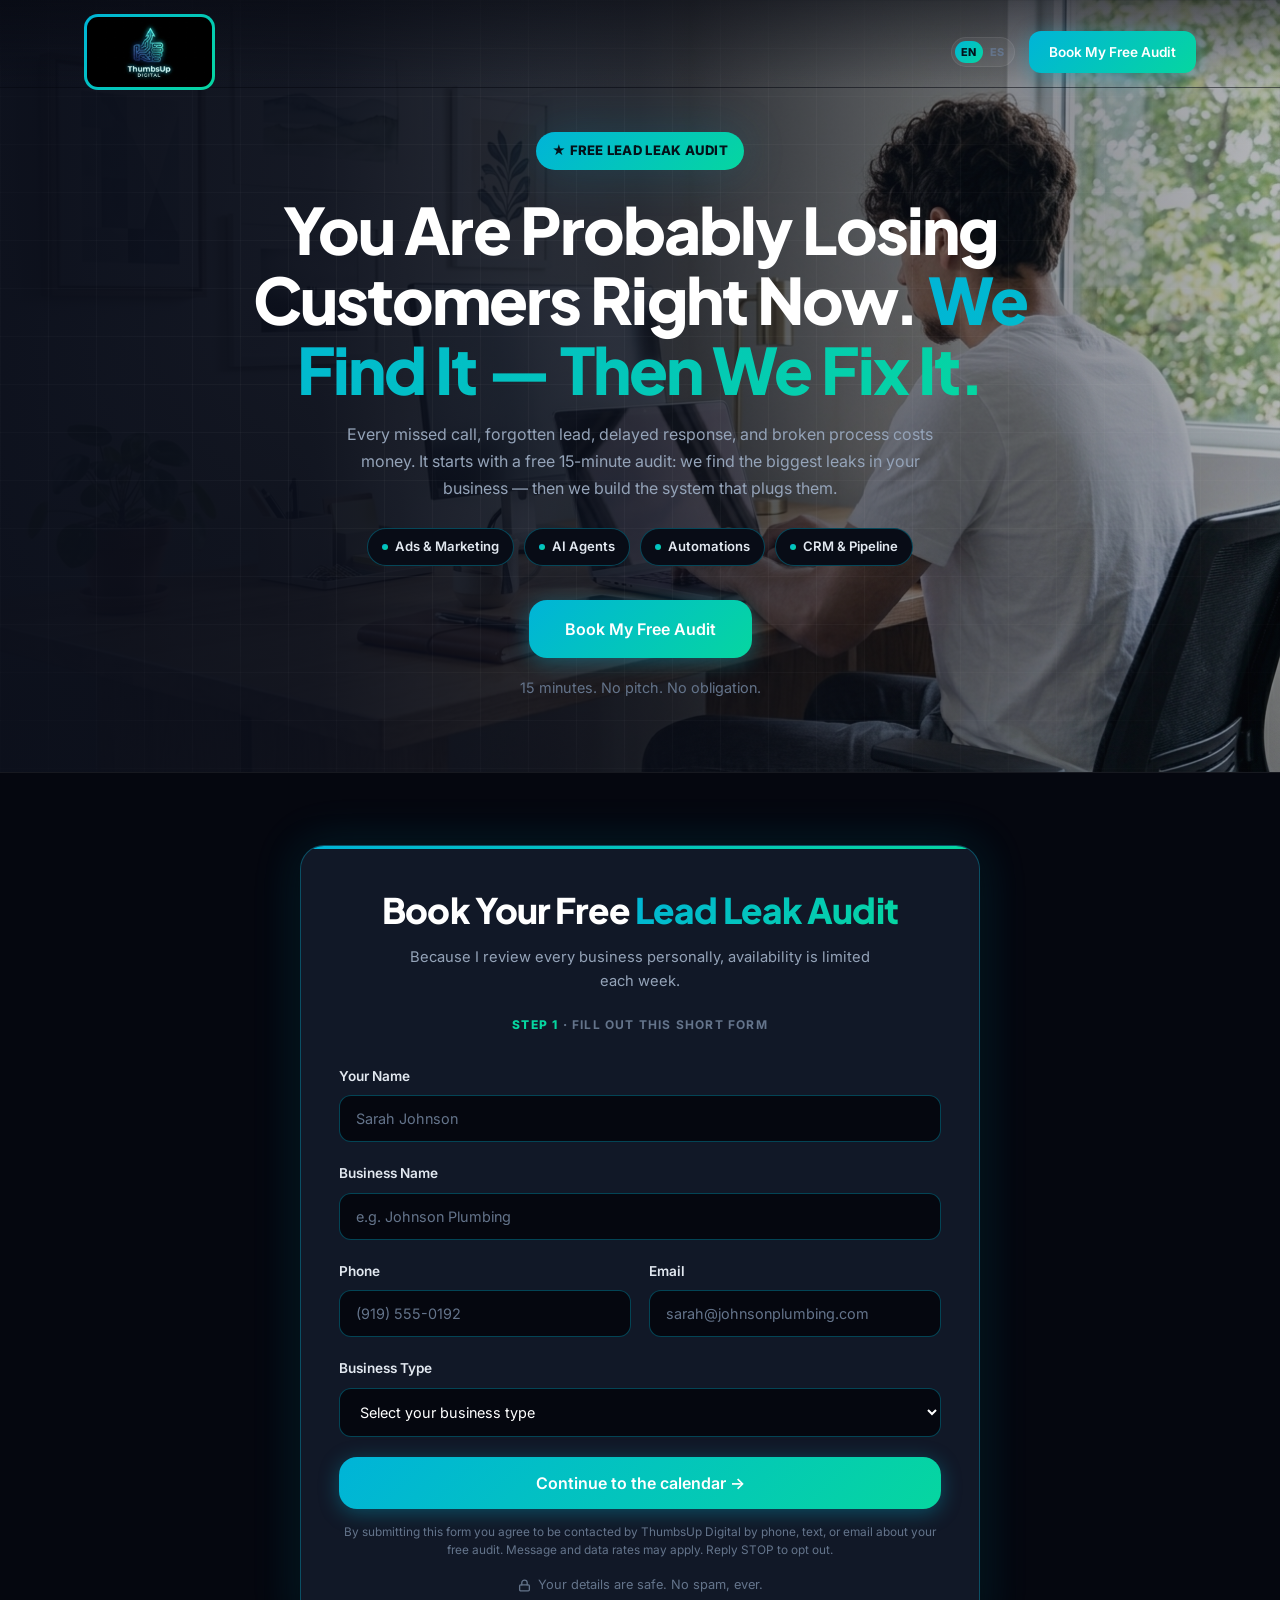
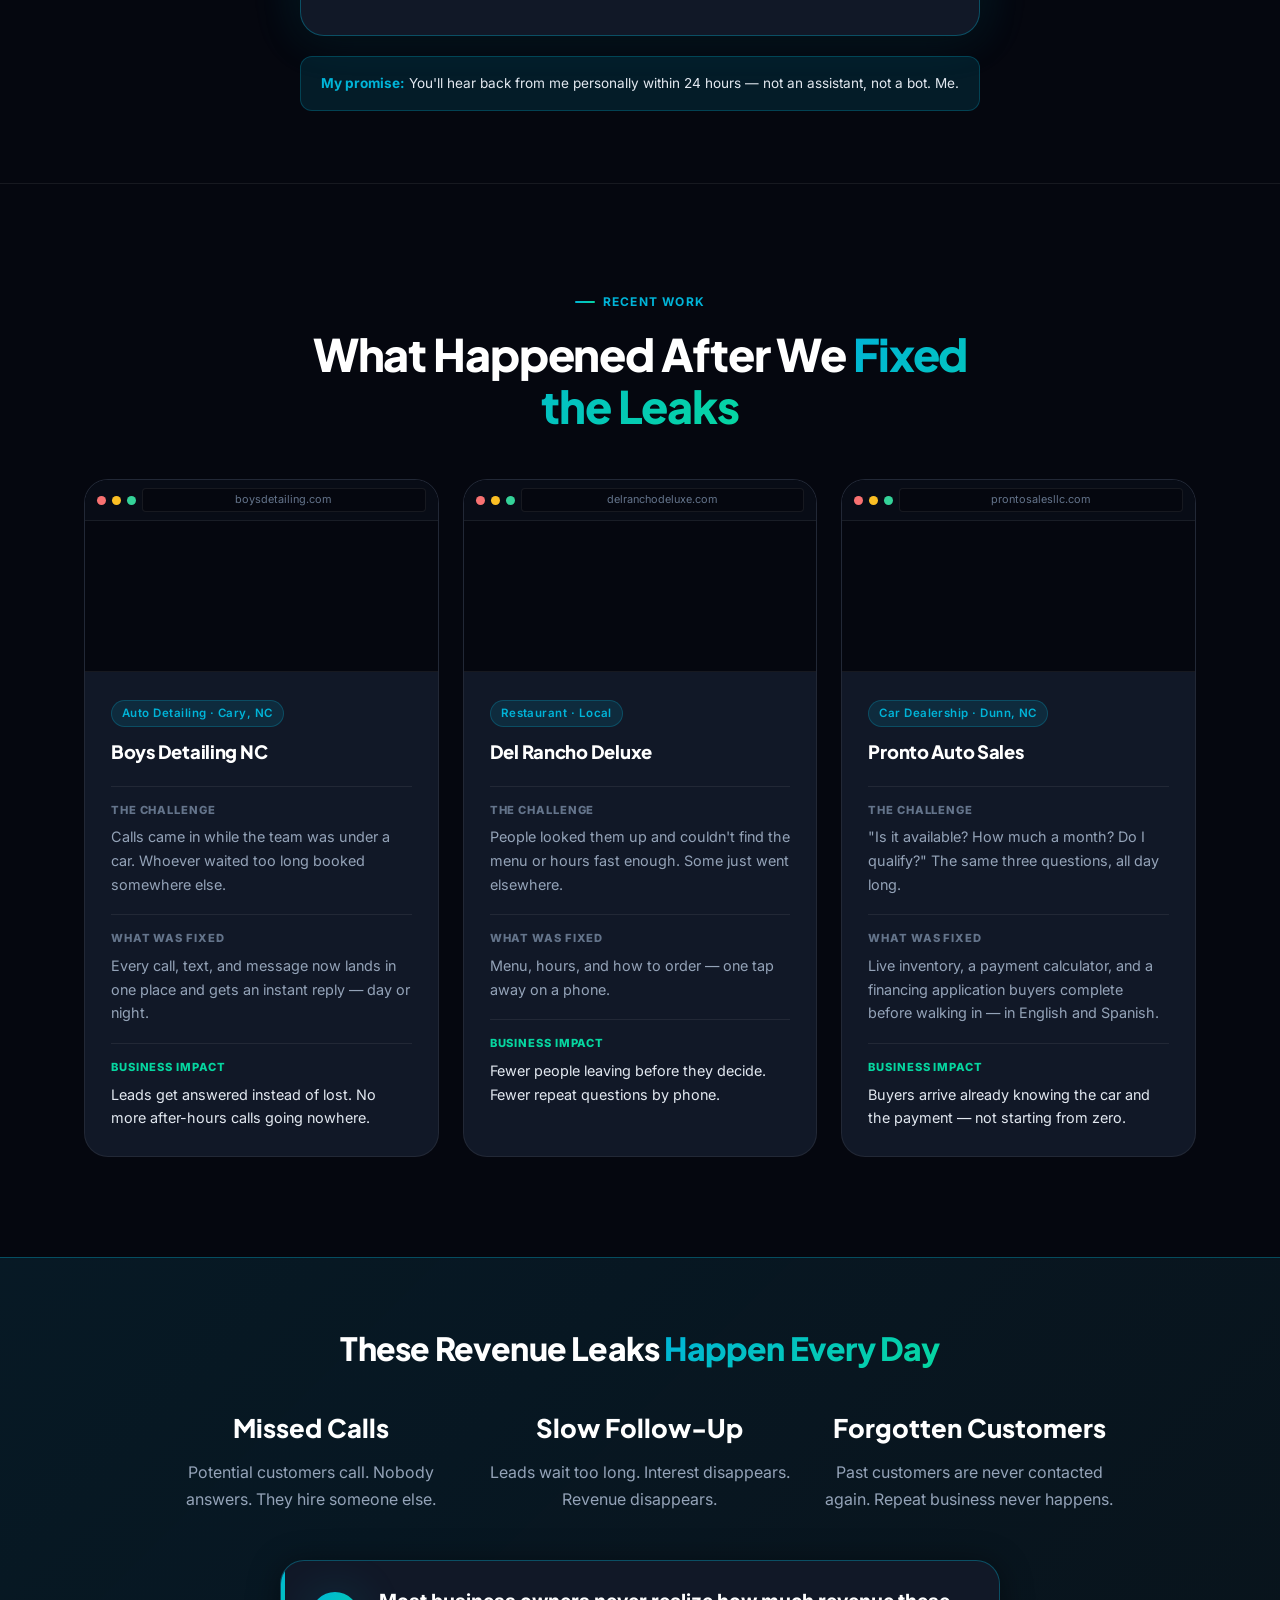
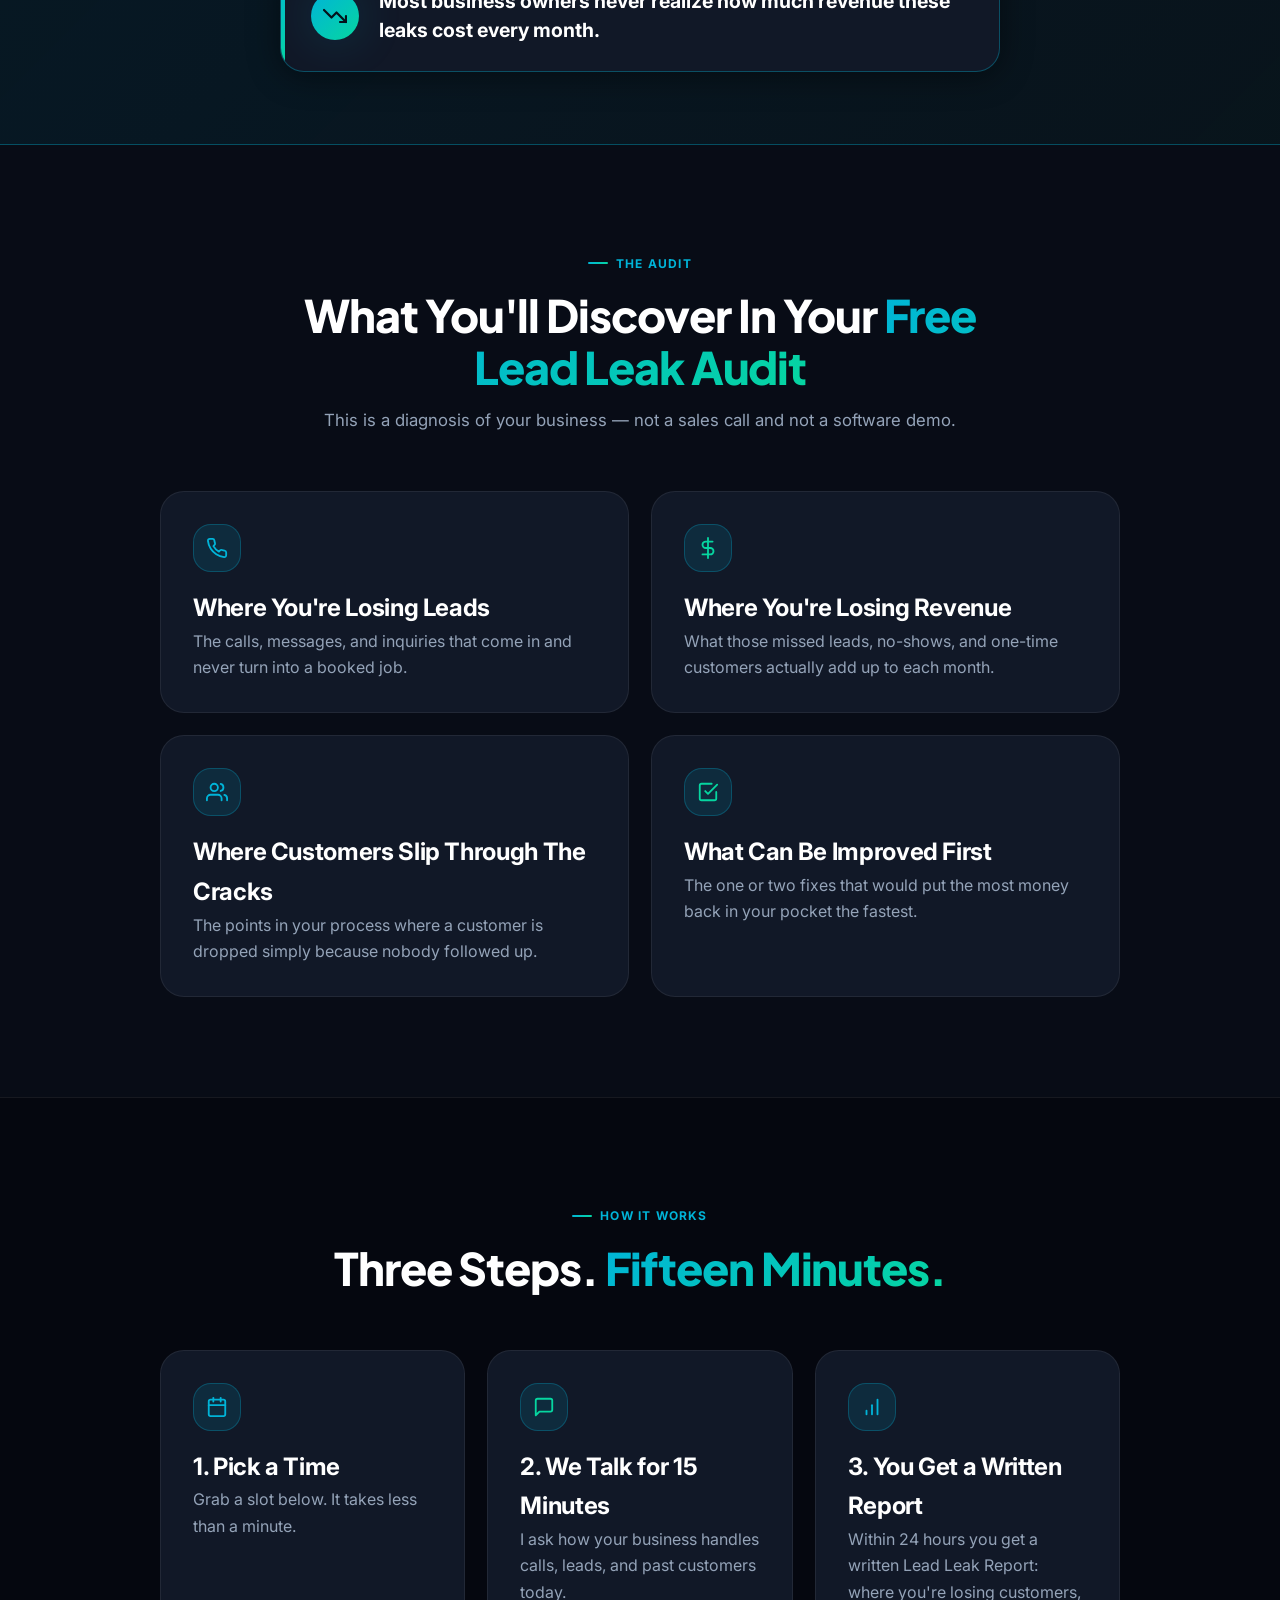
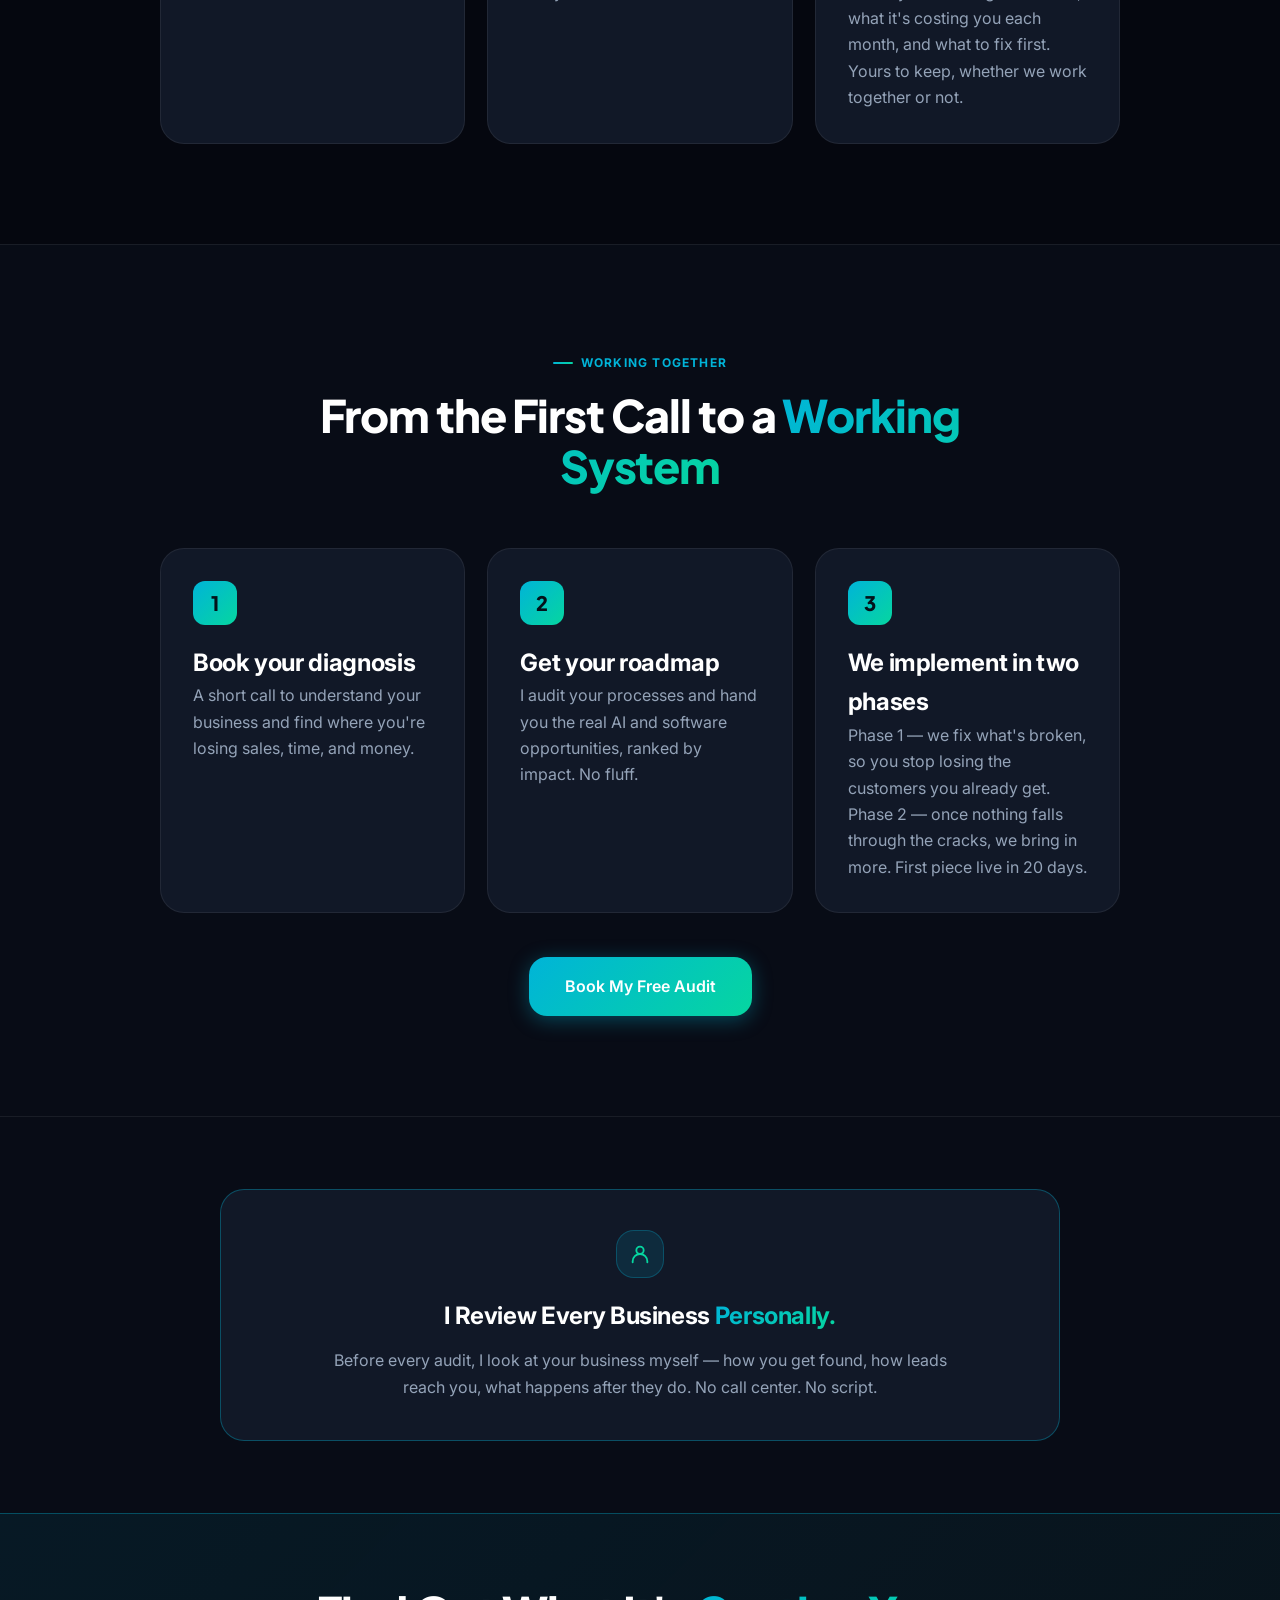
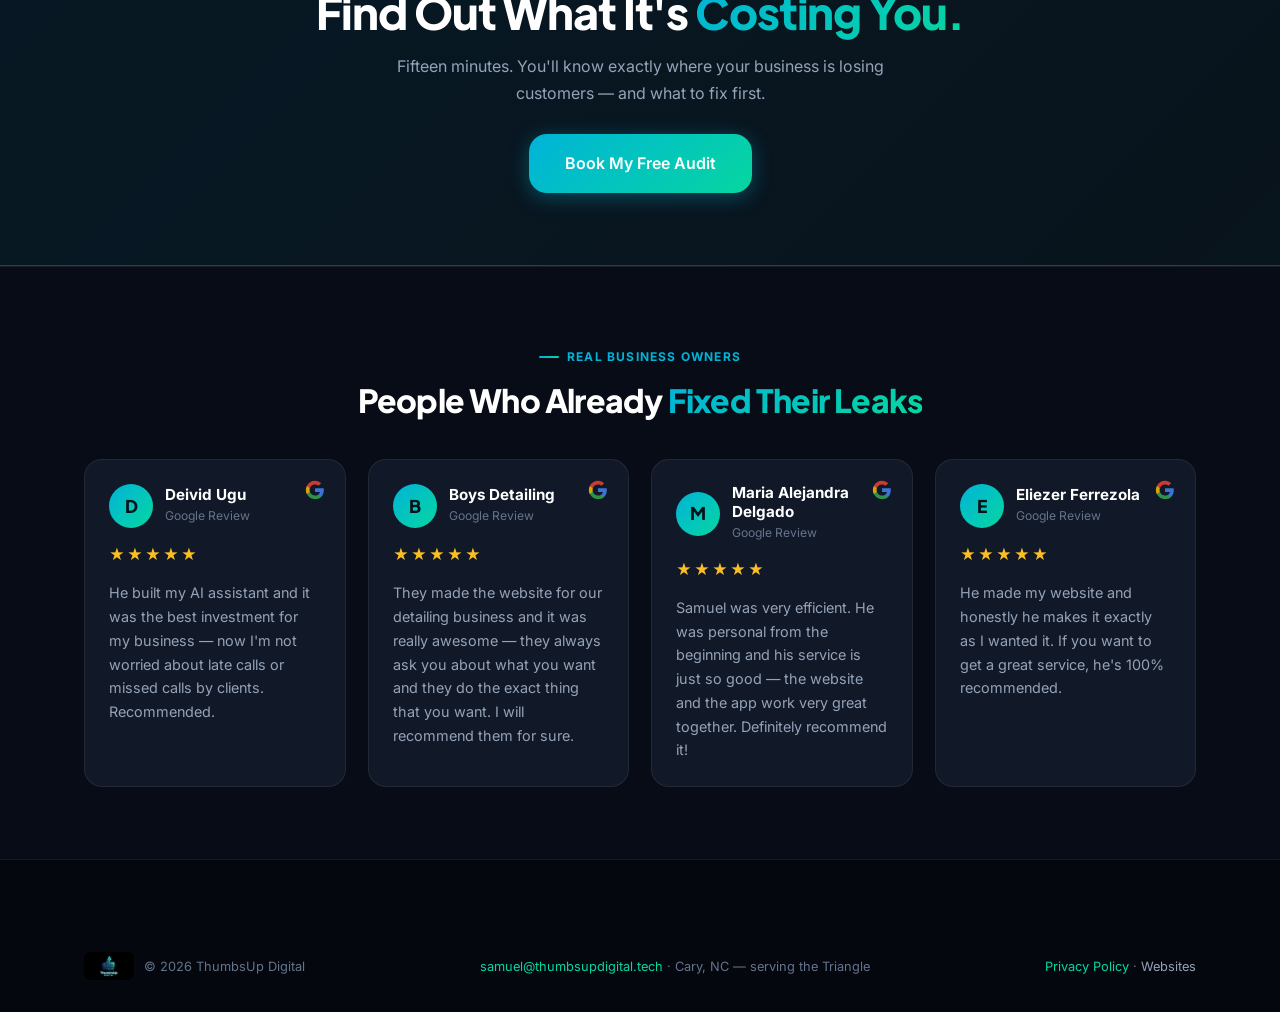
<file: index.html>
<!DOCTYPE html>
<html lang="en">
<head>
  <meta charset="UTF-8" />
  <meta name="viewport" content="width=device-width, initial-scale=1.0" />
  <title>Free Lead Leak Audit — Find Out Where Your Business Is Losing Customers</title>
  <meta name="description" content="You're probably losing customers right now. In one free 15-minute audit, we show you where, why, and how to stop it. Local business owners in Cary, NC and the Triangle." />
  <meta name="robots" content="index,follow" />
  <meta name="facebook-domain-verification" content="lwkl9simp2qm90ma943g6hlk002n6k" />

  <!-- Open Graph -->
  <meta property="og:type"        content="website" />
  <meta property="og:title"       content="You Are Probably Losing Customers Right Now." />
  <meta property="og:description" content="We'll show you where, why, and how to stop it — in 15 minutes. Free Lead Leak Audit." />
  <meta property="og:image"       content="https://thumbsupdigital.tech/assets/images/logo.jpeg" />
  <meta name="twitter:card"       content="summary_large_image" />

  <!-- Favicon -->
  <link rel="icon" type="image/png" href="/favicon_centrado.png" />
  <link rel="apple-touch-icon" href="/favicon_centrado.png" />

  <!-- Google Analytics -->
  <script async src="https://www.googletagmanager.com/gtag/js?id=G-TW6WSBNVEM"></script>
  <script>
    window.dataLayer = window.dataLayer || [];
    function gtag(){dataLayer.push(arguments);}
    gtag('js', new Date());
    gtag('config', 'G-TW6WSBNVEM');
  </script>

  <!-- Meta Pixel -->
  <script src="/js/pixel.js"></script>
  <noscript><img height="1" width="1" style="display:none" alt=""
    src="https://www.facebook.com/tr?id=1054206933794626&ev=PageView&noscript=1" /></noscript>

  <link rel="stylesheet" href="css/styles.css" />

  <style>
    /* ── Landing-page-only tweaks (built on the global design system) ── */

    /* Minimal nav: logo + one CTA, no menu links */
    .lp-nav {
      position: fixed; top: 0; left: 0; right: 0; z-index: 100;
      background: linear-gradient(to bottom, rgba(5,7,15,0.55), rgba(5,7,15,0));
      border-bottom: 1px solid transparent;
      transition: background var(--t-med), border-color var(--t-med), backdrop-filter var(--t-med);
    }
    .lp-nav.scrolled {
      background: rgba(5,7,15,0.85);
      backdrop-filter: blur(14px);
      -webkit-backdrop-filter: blur(14px);
      border-bottom: 1px solid var(--border);
    }
    .lp-nav-inner {
      max-width: var(--container); margin: 0 auto;
      padding: 14px 24px;
      display: flex; align-items: center; justify-content: space-between;
    }
    .lp-nav .nav-logo-border img { display:block; }

    /* Offer badge */
    .offer-badge {
      display: inline-flex; align-items: center; gap: 8px;
      padding: 8px 16px; border-radius: 999px;
      background: var(--grad); color: #04121A;
      font-weight: 800; font-size: 0.82rem; letter-spacing: 0.02em;
      text-transform: uppercase; box-shadow: var(--shadow-glow);
    }

    .lp-hero { position: relative; text-align: center; padding: 132px 0 72px; overflow: hidden; }
    .lp-hero .container { position: relative; z-index: 2; max-width: 880px; }
    .lp-hero p.sub { font-size: clamp(1.15rem, 2.2vw, 1.45rem); color: var(--white); max-width: 660px; margin: 22px auto 0; line-height: 1.6; font-weight: 600; }
    .lp-hero p.support { font-size: 1rem; color: var(--text-2); max-width: 600px; margin: 16px auto 0; line-height: 1.7; }
    .lp-cta-row { display:flex; flex-wrap:wrap; gap:14px; justify-content:center; margin-top:34px; }
    .lp-reassure { margin-top: 18px; font-size: 0.9rem; color: var(--text-3); }

    /* Hero capability strip — the page never named the actual disciplines
       anywhere, so a visitor couldn't tell what gets built after the audit.
       Deliberately small: the free audit stays the offer. */
    .hero-caps {
      list-style: none; margin: 26px auto 0; padding: 0; max-width: 640px;
      display: flex; flex-wrap: wrap; justify-content: center; gap: 8px 10px;
    }
    .hero-caps li {
      display: inline-flex; align-items: center; gap: 7px;
      padding: 7px 14px; border-radius: 999px;
      background: var(--bg-1); border: 1px solid var(--border-acc);
      font-size: 0.82rem; font-weight: 600; color: var(--text-1);
    }
    .hero-caps li::before {
      content: ""; width: 6px; height: 6px; border-radius: 50%;
      background: var(--grad); flex: none;
    }
    @media (max-width: 480px) {
      .hero-caps li { font-size: 0.76rem; padding: 6px 12px; }
    }

    /* Band (used for leaks + big-problems) */
    .lp-offer-band {
      background: var(--grad-card);
      border-top: 1px solid var(--border-acc);
      border-bottom: 1px solid var(--border-acc);
    }
    .lp-offer-grid { display:grid; grid-template-columns: repeat(3,1fr); gap: 28px; max-width: 960px; margin: 0 auto; }
    .lp-offer-item { text-align:center; }
    .lp-offer-item .num { font-family: var(--font-display); font-size: 1.6rem; font-weight: 800; color: var(--white); margin-bottom: 10px; }

    /* Emphasis callout — closes the leaks section with weight instead of
       trailing off in another paragraph of body copy. */
    .lp-callout {
      display: flex; align-items: center; gap: 20px;
      max-width: 720px; margin: 48px auto 0; padding: 26px 30px;
      background: var(--surface);
      border: 1px solid var(--border-acc);
      border-radius: var(--r-xl);
      box-shadow: var(--shadow-card);
      position: relative; overflow: hidden;
    }
    /* Gradient rail down the leading edge. */
    .lp-callout::before {
      content: ''; position: absolute; top: 0; bottom: 0; left: 0; width: 4px;
      background: var(--grad); pointer-events: none;
    }
    .lp-callout-icon {
      flex-shrink: 0; width: 48px; height: 48px; border-radius: 50%;
      background: var(--grad); display: flex; align-items: center; justify-content: center;
      box-shadow: var(--shadow-glow);
    }
    .lp-callout p {
      margin: 0; color: var(--white); font-weight: 700;
      font-size: clamp(1.02rem, 1.9vw, 1.22rem); line-height: 1.5;
    }
    @media (max-width: 560px) {
      .lp-callout { flex-direction: column; text-align: center; gap: 16px; padding: 26px 22px; }
      .lp-callout::before { top: 0; left: 0; right: 0; bottom: auto; width: auto; height: 4px; }
    }

    /* Numbered step badge */
    .lp-num-badge {
      width: 44px; height: 44px; border-radius: var(--r-md);
      background: var(--grad); color: #04121A;
      display: flex; align-items: center; justify-content: center;
      font-family: var(--font-display); font-weight: 800; font-size: 1.25rem;
      margin-bottom: 18px;
    }

    /* Feature cards */
    .lp-feature-grid { display:grid; grid-template-columns: repeat(2,1fr); gap: 22px; max-width: 960px; margin: 0 auto; }
    /* A class, not an inline style — inline wins over media queries and
       would keep three columns crammed onto a phone. */
    .lp-grid-3 { grid-template-columns: repeat(3,1fr); }
    .lp-feature-icon {
      width: 48px; height: 48px; border-radius: var(--r-lg);
      background: var(--blue-dim); border: 1px solid rgba(0,180,216,0.28);
      display:flex; align-items:center; justify-content:center; margin-bottom: 16px;
    }

    /* Case-result cards (outcome-focused, not design-focused) */
    /* min() keeps the track from forcing 300px on phones narrower than
       that, which would scroll the whole page sideways. */
    .lp-case-grid { display:grid; grid-template-columns: repeat(auto-fit,minmax(min(300px,100%),1fr)); gap:24px; max-width:1160px; margin:0 auto; }
    .lp-case-card {
      background: var(--surface); border:1px solid var(--border); border-radius: var(--r-xl);
      overflow:hidden; display:flex; flex-direction:column;
    }
    .lp-case-body { padding: 26px; display:flex; flex-direction:column; gap:18px; flex:1; }

    /* Small non-clickable site preview */
    .lp-case-preview { border-bottom:1px solid var(--border); background: var(--bg-0); }
    .lp-case-bar { display:flex; align-items:center; gap:6px; padding:8px 12px; border-bottom:1px solid var(--border); background: var(--bg-1); }
    .browser-dot { width:9px; height:9px; border-radius:50%; background: var(--border); }
    .browser-dot:nth-child(1) { background:#f87171; }
    .browser-dot:nth-child(2) { background:#fbbf24; }
    .browser-dot:nth-child(3) { background:#34d399; }
    .browser-url { flex:1; text-align:center; font-size:0.68rem; color:var(--text-3); background:var(--bg-0); border-radius:4px; padding:2px 10px; border:1px solid var(--border); }
    .lp-case-shot { position:relative; height:150px; overflow:hidden; }
    /* Transparent shield — clicks never reach the embedded site */
    .lp-case-shot::after { content:""; position:absolute; inset:0; z-index:2; }
    .lp-case-shot iframe {
      width:1280px; height:820px; border:none; display:block;
      pointer-events:none; transform:scale(0.33); transform-origin:top left;
    }
    .lp-case-name { font-family:var(--font-display); font-size:1.15rem; font-weight:800; color:var(--white); margin:0; }
    .lp-case-type { font-size:0.72rem; font-weight:600; letter-spacing:0.04em; color:var(--blue); background:var(--blue-dim); border:1px solid rgba(0,180,216,0.25); border-radius:20px; padding:3px 10px; display:inline-block; }
    .lp-case-row { border-top:1px solid var(--border); padding-top:14px; }
    .lp-case-label { font-size:0.7rem; font-weight:800; letter-spacing:0.08em; text-transform:uppercase; color:var(--text-3); margin-bottom:6px; }
    .lp-case-text { font-size:0.9rem; color:var(--text-2); line-height:1.65; margin:0; }
    .lp-case-row.impact .lp-case-label { color: var(--teal); }
    .lp-case-row.impact .lp-case-text { color: var(--text-1); }

    /* Reviews — native cards */
    .lp-review-grid { display:flex; flex-wrap:wrap; justify-content:center; gap:22px; max-width:1200px; margin:0 auto; }
    .lp-review-card {
      flex: 1 1 250px; max-width: 280px;
      background: var(--surface); border:1px solid var(--border); border-radius: var(--r-lg);
      padding:24px; display:flex; flex-direction:column; gap:14px; position:relative;
    }
    .lp-review-head { display:flex; align-items:center; gap:12px; }
    .lp-review-avatar {
      width:44px; height:44px; border-radius:50%; flex-shrink:0;
      display:flex; align-items:center; justify-content:center;
      font-family:var(--font-display); font-weight:800; font-size:1.1rem; color:#04121A;
      background: var(--grad);
    }
    .lp-review-name { font-weight:700; color:var(--white); font-size:0.95rem; line-height:1.2; }
    .lp-review-meta { font-size:0.76rem; color:var(--text-3); margin-top:2px; }
    .lp-review-stars { color:#FBBF24; font-size:0.95rem; letter-spacing:2px; }
    .lp-review-text { font-size:0.9rem; color:var(--text-2); line-height:1.65; margin:0; }
    .lp-review-g { position:absolute; top:20px; right:20px; width:20px; height:20px; opacity:0.85; }

    /* Two-step booking card — the page's focal point, so it sits above
       the surface instead of lying flat on it. */
    .lp-start-card {
      max-width: 680px; margin: 0 auto; padding: 44px 38px 40px;
      border-color: var(--border-acc);
      box-shadow: var(--shadow-card), var(--shadow-glow);
    }
    /* A form is not a clickable tile — it must not lift or glow on hover. */
    .lp-start-card:hover {
      transform: none;
      border-color: var(--border-acc);
      box-shadow: var(--shadow-card), var(--shadow-glow);
    }
    .lp-start-card:hover::before { opacity: 0; }
    .lp-start-card::after {
      content: ''; position: absolute; top: 0; left: 0; right: 0; height: 3px;
      background: var(--grad);
      pointer-events: none;  /* decorative — must never block the form */
    }
    /* Belt and braces: keep the form itself above any decorative layer. */
    #step-1, #step-2 { position: relative; z-index: 1; }
    /* The global input background is var(--surface) — the same colour as
       the card, which makes the fields vanish. Recess them instead. */
    .lp-start-card .form-group input,
    .lp-start-card .form-group select {
      background: var(--bg-0);
      border-color: var(--border-acc);
      padding: 14px 16px;
    }
    .lp-start-card .form-group input::placeholder { color: var(--text-3); }
    .lp-start-card .form-group label { color: var(--text-1); }

    .lp-scarcity { text-align:center; font-size:0.92rem; margin: 14px auto 0; max-width: 480px; }
    .lp-step-line {
      text-align:center; margin: 22px 0 30px;
      font-size: 0.75rem; font-weight: 700; letter-spacing: 0.1em;
      text-transform: uppercase; color: var(--text-3);
    }
    .lp-step-num { color: var(--teal); font-weight: 800; }
    .lp-step-num::after { content: " ·"; color: var(--text-3); }
    .lp-field-row { display:grid; grid-template-columns: 1fr 1fr; gap: 0 18px; }
    .lp-secure {
      display:flex; align-items:center; justify-content:center; gap:7px;
      margin: 16px 0 0; font-size: 0.8rem; color: var(--text-3); line-height:1.5;
    }
    .lp-step2-check {
      width:52px; height:52px; border-radius:50%; background: var(--grad);
      display:flex; align-items:center; justify-content:center; margin: 0 auto 20px;
    }
    /* The Google Calendar booking page is a plain iframe with no self-sizing,
       so the slot needs a real `height`. The white surface is deliberate:
       the embed renders light and is framed as a light panel instead of
       looking broken against the dark card. */
    #calendar-slot {
      height: 700px;
      border-radius: var(--r-lg);
      overflow: hidden;
      background: #fff;
    }
    #calendar-slot iframe { width: 100%; height: 100%; border: 0; display: block; }
    @media (max-width: 640px) {
      #calendar-slot { height: 1000px; }
    }
    .lp-promise {
      max-width: 680px; margin: 20px auto 0; padding: 16px 20px;
      background: var(--blue-dim); border: 1px solid rgba(0,180,216,0.25); border-radius: var(--r-md);
    }
    .lp-promise p { font-size: 0.85rem; color: var(--text-1); line-height: 1.6; margin: 0; text-align: center; }

    @media (max-width: 560px) {
      .lp-start-card { padding: 28px 20px; }
      .lp-field-row { grid-template-columns: 1fr; }
    }

    .lp-form-error {
      margin: 14px 0 0; padding: 12px 16px; text-align: center;
      font-size: 0.85rem; line-height: 1.55; color: #FCA5A5;
      background: rgba(239,68,68,0.10); border: 1px solid rgba(239,68,68,0.35);
      border-radius: var(--r-md);
    }

    /* Consent disclosure shown at the point of submit */
    .lp-consent-line {
      margin: 14px 0 0; font-size: 0.74rem; color: var(--text-3);
      line-height: 1.55; text-align: center;
    }
    .form-submit[disabled] { opacity:0.45; cursor:not-allowed; filter:grayscale(0.35); }

    @media (max-width: 900px) {
      .lp-feature-grid,
      .lp-grid-3 { grid-template-columns: 1fr; }
      .lp-offer-grid { grid-template-columns: 1fr; gap: 24px; }
    }

    /* Language toggle switch */
    .lang-switch {
      position: relative; display: inline-flex; align-items: center;
      width: 64px; height: 30px; border-radius: 999px;
      background: rgba(255,255,255,0.06); border: 1px solid var(--border);
      padding: 3px; flex-shrink: 0;
    }
    .lang-switch-opt {
      position: relative; z-index: 1; flex: 1; text-align: center;
      font-size: 0.68rem; font-weight: 800; letter-spacing: 0.02em;
      color: var(--text-3); transition: color var(--t-fast) var(--ease);
      pointer-events: none;
    }
    .lang-switch-thumb {
      position: absolute; top: 3px; left: 3px;
      width: calc(50% - 3px); height: calc(100% - 6px);
      border-radius: 999px; background: var(--grad);
      transition: transform var(--t-med) var(--ease);
    }
    .lang-switch[data-active="es"] .lang-switch-thumb { transform: translateX(100%); }
    .lang-switch[data-active="en"] .lang-switch-opt[data-lang-opt="en"],
    .lang-switch[data-active="es"] .lang-switch-opt[data-lang-opt="es"] { color: #04121A; }
    @media (max-width: 480px) {
      .lang-switch { width: 56px; height: 26px; }
      .lang-switch-opt { font-size: 0.62rem; }
    }
  </style>
</head>
<body>

<!-- ── Minimal Nav (no menu links — no exit doors) ──────────── -->
<nav id="navbar" class="lp-nav" role="navigation" aria-label="Primary">
  <div class="lp-nav-inner">
    <a href="#top" class="nav-logo" aria-label="ThumbsUp Digital">
      <div class="nav-logo-border">
        <img src="assets/images/logo.jpeg" alt="ThumbsUp Digital" />
      </div>
    </a>
    <div style="display:flex;align-items:center;gap:14px;">
      <button id="lang-toggle" type="button" class="lang-switch" aria-label="Switch language / Cambiar idioma">
        <span class="lang-switch-thumb"></span>
        <span class="lang-switch-opt" data-lang-opt="en">EN</span>
        <span class="lang-switch-opt" data-lang-opt="es">ES</span>
      </button>
      <a href="#start" class="btn btn-primary btn-sm" data-i18n="nav-cta">Book My Free Audit</a>
    </div>
  </div>
</nav>

<span id="top"></span>

<!-- ── Hero ─────────────────────────────────────────────────── -->
<section class="lp-hero">
  <div class="hero-bg" aria-hidden="true"></div>
  <div class="hero-grid" aria-hidden="true"></div>
  <div class="container">
    <span class="offer-badge fade-up" data-i18n="hero-badge">★ Free Lead Leak Audit</span>
    <h1 class="display-1 fade-up fade-up-delay-1" style="margin-top:24px;" data-i18n="hero-h1">
      You Are Probably Losing Customers Right Now. <span class="gradient-text">We Find It — Then We Fix It.</span>
    </h1>
    <p class="support fade-up fade-up-delay-2" data-i18n="hero-support">
      Every missed call, forgotten lead, delayed response, and broken process costs money.
      It starts with a free 15-minute audit: we find the biggest leaks in your business — then we
      build the system that plugs them.
    </p>
    <ul class="hero-caps fade-up fade-up-delay-2">
      <li data-i18n="cap-1">Ads &amp; Marketing</li>
      <li data-i18n="cap-2">AI Agents</li>
      <li data-i18n="cap-3">Automations</li>
      <li data-i18n="cap-4">CRM &amp; Pipeline</li>
    </ul>
    <div class="lp-cta-row fade-up fade-up-delay-3">
      <a href="#start" class="btn btn-primary btn-lg" data-i18n="hero-cta">Book My Free Audit</a>
    </div>
    <p class="lp-reassure fade-up fade-up-delay-3" data-i18n="hero-reassure">15 minutes. No pitch. No obligation.</p>
  </div>
</section>

<!-- ── Start: two-step booking (form → calendar) ────────────────
     The form is step 1 and the calendar is step 2, revealed only after
     the lead is saved. That way a visitor who never picks a slot is
     still captured as a lead. ──────────────────────────────────── -->
<section id="start" class="section-sm" style="background:var(--bg-0);border-top:1px solid var(--border);" aria-labelledby="start-heading">
  <div class="container">
    <div class="lp-start-card card fade-up">

      <!-- ── Step 1: the form ── -->
      <div id="step-1">
        <h2 class="display-2" id="start-heading" style="font-size:clamp(1.5rem,3.4vw,2.2rem);text-align:center;" data-i18n="start-h2">
          Book Your Free <span class="gradient-text">Lead Leak Audit</span>
        </h2>
        <p class="lp-scarcity" data-i18n="start-sub">Because I review every business personally, availability is limited each week.</p>
        <p class="lp-step-line">
          <span class="lp-step-num" data-i18n="step1-num">Step 1</span>
          <span data-i18n="step1-label">Fill out this short form</span>
        </p>

        <!-- No `novalidate`: the browser's own "please fill this in" prompts
             are the only feedback a visitor gets before the request is sent. -->
        <form id="contact-form" action="/api/lead" method="POST" aria-label="Request a free audit">
          <div class="form-group">
            <label for="name" data-i18n="label-name">Your Name</label>
            <input type="text" id="name" name="name" placeholder="Sarah Johnson" required autocomplete="name" data-i18n-placeholder="ph-name" />
          </div>
          <div class="form-group">
            <label for="business" data-i18n="label-business">Business Name</label>
            <input type="text" id="business" name="business" placeholder="e.g. Johnson Plumbing" required autocomplete="organization" data-i18n-placeholder="ph-business" />
          </div>
          <div class="lp-field-row">
            <div class="form-group">
              <label for="phone" data-i18n="label-phone">Phone</label>
              <input type="tel" id="phone" name="phone" placeholder="(919) 555-0192" required autocomplete="tel" data-i18n-placeholder="ph-phone" />
            </div>
            <div class="form-group">
              <label for="email" data-i18n="label-email">Email</label>
              <input type="email" id="email" name="email" placeholder="sarah@johnsonplumbing.com" required autocomplete="email" data-i18n-placeholder="ph-email" />
            </div>
          </div>
          <div class="form-group">
            <label for="business_type" data-i18n="label-business-type">Business Type</label>
            <select id="business_type" name="business_type" required>
              <option value="" disabled selected data-i18n="opt-choose">Select your business type</option>
              <option value="Services" data-i18n="opt-services">Services (detailing, landscaping, car wash, home cleaning)</option>
              <option value="Restaurant / Food" data-i18n="opt-restaurant">Restaurants</option>
              <option value="Clinic / Dental" data-i18n="opt-clinic">Clinics (aesthetic, med spa, medical, dental)</option>
              <option value="Dealership" data-i18n="opt-dealership">Dealerships</option>
              <option value="School" data-i18n="opt-school">Schools</option>
              <option value="Gym" data-i18n="opt-gym">Gyms</option>
              <option value="HVAC" data-i18n="opt-hvac">HVAC</option>
              <option value="Electrical" data-i18n="opt-electrical">Electrical</option>
              <option value="Plumbing" data-i18n="opt-plumbing">Plumbing</option>
              <option value="Roofing" data-i18n="opt-roofing">Roofing</option>
              <option value="Salon Spa" data-i18n="opt-salon">Salon / Spa</option>
              <option value="Other" data-i18n="opt-other">Other</option>
            </select>
          </div>
          <input type="hidden" name="_subject" value="New Free Audit request (Landing Page)" />
          <input type="text" name="_gotcha" style="display:none;" tabindex="-1" autocomplete="off" />
          <button type="submit" class="btn btn-primary btn-lg form-submit" style="width:100%;justify-content:center;">
            <span data-i18n="submit-btn">Continue to the calendar →</span>
          </button>
          <!-- Consent is disclosed at the point of submit and recorded
               server-side with its text and timestamp (see api/lead.js). -->
          <p id="form-error" class="lp-form-error" role="alert" hidden data-i18n="form-error">
            Something went wrong on my end. Please try again, or email me at samuel@thumbsupdigital.tech.
          </p>
          <p class="lp-consent-line" data-i18n="consent-line">
            By submitting this form you agree to be contacted by ThumbsUp Digital by phone,
            text, or email about your free audit. Message and data rates may apply.
            Reply STOP to opt out.
          </p>
        </form>

        <p class="lp-secure">
          <svg width="13" height="13" viewBox="0 0 24 24" fill="none" stroke="currentColor" stroke-width="2.4" stroke-linecap="round" stroke-linejoin="round" aria-hidden="true"><rect x="3" y="11" width="18" height="11" rx="2"/><path d="M7 11V7a5 5 0 0110 0v4"/></svg>
          <span data-i18n="secure-line">Your details are safe. No spam, ever.</span>
        </p>
      </div>

      <!-- ── Step 2: the calendar (revealed after the lead is saved) ── -->
      <div id="step-2" hidden>
        <div class="lp-step2-check" aria-hidden="true">
          <svg width="26" height="26" viewBox="0 0 24 24" fill="none" stroke="#04121A" stroke-width="3" stroke-linecap="round" stroke-linejoin="round"><path d="M20 6L9 17l-5-5"/></svg>
        </div>
        <h2 class="display-2" style="font-size:clamp(1.5rem,3.4vw,2.2rem);text-align:center;" data-i18n="step2-h2">
          Got it. Now <span class="gradient-text">Pick Your Time.</span>
        </h2>
        <p class="lp-step-line">
          <span class="lp-step-num" data-i18n="step2-num">Step 2</span>
          <span data-i18n="step2-label">Choose any open slot below</span>
        </p>
        <!-- The Google Calendar appointment schedule mounts here on reveal. -->
        <div id="calendar-slot"></div>
        <p class="lp-secure" data-i18n="step2-foot">Can't find a time that works? I'll reach out to you directly.</p>
      </div>

    </div>

    <div class="lp-promise fade-up">
      <p data-i18n="promise-p"><strong style="color:var(--blue);">My promise:</strong> You'll hear back from me personally within 24 hours — not an assistant, not a bot. Me.</p>
    </div>
  </div>
</section>

<!-- ── Results for Other Local Businesses ───────────────────── -->
<section id="work" class="section" style="background:var(--bg-0);border-top:1px solid var(--border);" aria-labelledby="work-heading">
  <div class="container">
    <div class="section-header fade-up" style="text-align:center;margin-bottom:48px;">
      <span class="section-label" style="justify-content:center;" data-i18n="work-label">Recent Work</span>
      <h2 class="display-2" id="work-heading" data-i18n="work-h2">What Happened After We <span class="gradient-text">Fixed the Leaks</span></h2>
    </div>

    <div class="lp-case-grid fade-up">

      <div class="lp-case-card">
        <div class="lp-case-preview" aria-hidden="true">
          <div class="lp-case-bar">
            <span class="browser-dot"></span><span class="browser-dot"></span><span class="browser-dot"></span>
            <span class="browser-url">boysdetailing.com</span>
          </div>
          <div class="lp-case-shot">
            <iframe src="https://boysdetailing.com/" loading="lazy" scrolling="no" tabindex="-1" title="" aria-hidden="true"></iframe>
          </div>
        </div>
        <div class="lp-case-body">
          <div>
            <span class="lp-case-type" data-i18n="case1-type">Auto Detailing · Cary, NC</span>
            <h3 class="lp-case-name" style="margin-top:10px;">Boys Detailing NC</h3>
          </div>
          <div class="lp-case-row">
            <div class="lp-case-label" data-i18n="case-label-challenge">The Challenge</div>
            <p class="lp-case-text" data-i18n="case1-challenge">Calls came in while the team was under a car. Whoever waited too long booked somewhere else.</p>
          </div>
          <div class="lp-case-row">
            <div class="lp-case-label" data-i18n="case-label-fixed">What Was Fixed</div>
            <p class="lp-case-text" data-i18n="case1-fixed">Every call, text, and message now lands in one place and gets an instant reply — day or night.</p>
          </div>
          <div class="lp-case-row impact">
            <div class="lp-case-label" data-i18n="case-label-impact">Business Impact</div>
            <p class="lp-case-text" data-i18n="case1-impact">Leads get answered instead of lost. No more after-hours calls going nowhere.</p>
          </div>
        </div>
      </div>

      <div class="lp-case-card">
        <div class="lp-case-preview" aria-hidden="true">
          <div class="lp-case-bar">
            <span class="browser-dot"></span><span class="browser-dot"></span><span class="browser-dot"></span>
            <span class="browser-url">delranchodeluxe.com</span>
          </div>
          <div class="lp-case-shot">
            <iframe src="https://delranchodeluxe.com/" loading="lazy" scrolling="no" tabindex="-1" title="" aria-hidden="true"></iframe>
          </div>
        </div>
        <div class="lp-case-body">
          <div>
            <span class="lp-case-type" data-i18n="case3-type">Restaurant · Local</span>
            <h3 class="lp-case-name" style="margin-top:10px;">Del Rancho Deluxe</h3>
          </div>
          <div class="lp-case-row">
            <div class="lp-case-label" data-i18n="case-label-challenge">The Challenge</div>
            <p class="lp-case-text" data-i18n="case3-challenge">People looked them up and couldn't find the menu or hours fast enough. Some just went elsewhere.</p>
          </div>
          <div class="lp-case-row">
            <div class="lp-case-label" data-i18n="case-label-fixed">What Was Fixed</div>
            <p class="lp-case-text" data-i18n="case3-fixed">Menu, hours, and how to order — one tap away on a phone.</p>
          </div>
          <div class="lp-case-row impact">
            <div class="lp-case-label" data-i18n="case-label-impact">Business Impact</div>
            <p class="lp-case-text" data-i18n="case3-impact">Fewer people leaving before they decide. Fewer repeat questions by phone.</p>
          </div>
        </div>
      </div>

      <div class="lp-case-card">
        <div class="lp-case-preview" aria-hidden="true">
          <div class="lp-case-bar">
            <span class="browser-dot"></span><span class="browser-dot"></span><span class="browser-dot"></span>
            <span class="browser-url">prontosalesllc.com</span>
          </div>
          <div class="lp-case-shot">
            <iframe src="https://prontosalesllc.com/" loading="lazy" scrolling="no" tabindex="-1" title="" aria-hidden="true"></iframe>
          </div>
        </div>
        <div class="lp-case-body">
          <div>
            <span class="lp-case-type" data-i18n="case2-type">Car Dealership · Dunn, NC</span>
            <h3 class="lp-case-name" style="margin-top:10px;">Pronto Auto Sales</h3>
          </div>
          <div class="lp-case-row">
            <div class="lp-case-label" data-i18n="case-label-challenge">The Challenge</div>
            <p class="lp-case-text" data-i18n="case2-challenge">"Is it available? How much a month? Do I qualify?" The same three questions, all day long.</p>
          </div>
          <div class="lp-case-row">
            <div class="lp-case-label" data-i18n="case-label-fixed">What Was Fixed</div>
            <p class="lp-case-text" data-i18n="case2-fixed">Live inventory, a payment calculator, and a financing application buyers complete before walking in — in English and Spanish.</p>
          </div>
          <div class="lp-case-row impact">
            <div class="lp-case-label" data-i18n="case-label-impact">Business Impact</div>
            <p class="lp-case-text" data-i18n="case2-impact">Buyers arrive already knowing the car and the payment — not starting from zero.</p>
          </div>
        </div>
      </div>

    </div>
  </div>
</section>

<!-- ── The Leaks ────────────────────────────────────────────── -->
<section class="lp-offer-band section-sm" aria-labelledby="leaks-heading">
  <div class="container">
    <div class="section-header fade-up" style="text-align:center;max-width:640px;margin:0 auto 40px;">
      <h2 class="display-2" id="leaks-heading" style="font-size:clamp(1.5rem,3vw,2rem);" data-i18n="leaks-h2">These Revenue Leaks <span class="gradient-text">Happen Every Day</span></h2>
    </div>
    <div class="lp-offer-grid fade-up">
      <div class="lp-offer-item">
        <div class="num" data-i18n="leak-1-num">Missed Calls</div>
        <p data-i18n="leak-1-p">Potential customers call. Nobody answers. They hire someone else.</p>
      </div>
      <div class="lp-offer-item">
        <div class="num" data-i18n="leak-2-num">Slow Follow-Up</div>
        <p data-i18n="leak-2-p">Leads wait too long. Interest disappears. Revenue disappears.</p>
      </div>
      <div class="lp-offer-item">
        <div class="num" data-i18n="leak-3-num">Forgotten Customers</div>
        <p data-i18n="leak-3-p">Past customers are never contacted again. Repeat business never happens.</p>
      </div>
    </div>
    <div class="lp-callout fade-up">
      <div class="lp-callout-icon" aria-hidden="true">
        <svg width="24" height="24" viewBox="0 0 24 24" fill="none" stroke="#04121A" stroke-width="2.2" stroke-linecap="round" stroke-linejoin="round"><polyline points="23 18 13.5 8.5 8.5 13.5 1 6"/><polyline points="17 18 23 18 23 12"/></svg>
      </div>
      <p data-i18n="leaks-foot">Most business owners never realize how much revenue these leaks cost every month.</p>
    </div>
  </div>
</section>

<!-- ── What You'll Discover ─────────────────────────────────── -->
<section class="section" aria-labelledby="what-heading">
  <div class="container">
    <div class="section-header fade-up" style="text-align:center;max-width:680px;margin:0 auto 56px;">
      <span class="section-label" style="justify-content:center;" data-i18n="discover-label">The Audit</span>
      <h2 class="display-2" id="what-heading" data-i18n="discover-h2">What You'll Discover In Your <span class="gradient-text">Free Lead Leak Audit</span></h2>
      <p style="margin-top:14px;" data-i18n="discover-sub">This is a diagnosis of your business — not a sales call and not a software demo.</p>
    </div>

    <div class="lp-feature-grid fade-up">

      <div class="card">
        <div class="lp-feature-icon" aria-hidden="true">
          <svg width="22" height="22" viewBox="0 0 24 24" fill="none" stroke="var(--blue)" stroke-width="2" stroke-linecap="round" stroke-linejoin="round"><path d="M22 16.92v3a2 2 0 01-2.18 2 19.79 19.79 0 01-8.63-3.07 19.5 19.5 0 01-6-6A19.79 19.79 0 012.12 4.18 2 2 0 014.11 2h3a2 2 0 012 1.72c.13.96.36 1.9.68 2.81a2 2 0 01-.45 2.11L8.09 9.91a16 16 0 006 6l1.27-1.27a2 2 0 012.11-.45c.91.32 1.85.55 2.81.68A2 2 0 0122 16.92z"/></svg>
        </div>
        <h3 data-i18n="discover-1-h3">Where You're Losing Leads</h3>
        <p data-i18n="discover-1-p">The calls, messages, and inquiries that come in and never turn into a booked job.</p>
      </div>

      <div class="card">
        <div class="lp-feature-icon" aria-hidden="true">
          <svg width="22" height="22" viewBox="0 0 24 24" fill="none" stroke="var(--teal)" stroke-width="2" stroke-linecap="round" stroke-linejoin="round"><line x1="12" y1="1" x2="12" y2="23"/><path d="M17 5H9.5a3.5 3.5 0 000 7h5a3.5 3.5 0 010 7H6"/></svg>
        </div>
        <h3 data-i18n="discover-2-h3">Where You're Losing Revenue</h3>
        <p data-i18n="discover-2-p">What those missed leads, no-shows, and one-time customers actually add up to each month.</p>
      </div>

      <div class="card">
        <div class="lp-feature-icon" aria-hidden="true">
          <svg width="22" height="22" viewBox="0 0 24 24" fill="none" stroke="var(--blue)" stroke-width="2" stroke-linecap="round" stroke-linejoin="round"><path d="M17 21v-2a4 4 0 00-4-4H5a4 4 0 00-4 4v2"/><circle cx="9" cy="7" r="4"/><path d="M23 21v-2a4 4 0 00-3-3.87"/><path d="M16 3.13a4 4 0 010 7.75"/></svg>
        </div>
        <h3 data-i18n="discover-3-h3">Where Customers Slip Through The Cracks</h3>
        <p data-i18n="discover-3-p">The points in your process where a customer is dropped simply because nobody followed up.</p>
      </div>

      <div class="card">
        <div class="lp-feature-icon" aria-hidden="true">
          <svg width="22" height="22" viewBox="0 0 24 24" fill="none" stroke="var(--teal)" stroke-width="2" stroke-linecap="round" stroke-linejoin="round"><path d="M9 11l3 3L22 4"/><path d="M21 12v7a2 2 0 01-2 2H5a2 2 0 01-2-2V5a2 2 0 012-2h11"/></svg>
        </div>
        <h3 data-i18n="discover-4-h3">What Can Be Improved First</h3>
        <p data-i18n="discover-4-p">The one or two fixes that would put the most money back in your pocket the fastest.</p>
      </div>

    </div>
  </div>
</section>

<!-- ── How It Works ─────────────────────────────────────────── -->
<section class="section" style="background:var(--bg-0);border-top:1px solid var(--border);" aria-labelledby="how-heading">
  <div class="container">
    <div class="section-header fade-up" style="text-align:center;max-width:680px;margin:0 auto 56px;">
      <span class="section-label" style="justify-content:center;" data-i18n="how-label">How It Works</span>
      <h2 class="display-2" id="how-heading" data-i18n="how-h2">Three Steps. <span class="gradient-text">Fifteen Minutes.</span></h2>
    </div>

    <div class="lp-feature-grid lp-grid-3 fade-up">
      <div class="card">
        <div class="lp-feature-icon" aria-hidden="true">
          <svg width="22" height="22" viewBox="0 0 24 24" fill="none" stroke="var(--blue)" stroke-width="2" stroke-linecap="round" stroke-linejoin="round"><rect x="3" y="4" width="18" height="18" rx="2"/><line x1="16" y1="2" x2="16" y2="6"/><line x1="8" y1="2" x2="8" y2="6"/><line x1="3" y1="10" x2="21" y2="10"/></svg>
        </div>
        <h3 data-i18n="how-1-h3">1. Pick a Time</h3>
        <p data-i18n="how-1-p">Grab a slot below. It takes less than a minute.</p>
      </div>
      <div class="card">
        <div class="lp-feature-icon" aria-hidden="true">
          <svg width="22" height="22" viewBox="0 0 24 24" fill="none" stroke="var(--teal)" stroke-width="2" stroke-linecap="round" stroke-linejoin="round"><path d="M21 15a2 2 0 01-2 2H7l-4 4V5a2 2 0 012-2h14a2 2 0 012 2z"/></svg>
        </div>
        <h3 data-i18n="how-2-h3">2. We Talk for 15 Minutes</h3>
        <p data-i18n="how-2-p">I ask how your business handles calls, leads, and past customers today.</p>
      </div>
      <div class="card">
        <div class="lp-feature-icon" aria-hidden="true">
          <svg width="22" height="22" viewBox="0 0 24 24" fill="none" stroke="var(--blue)" stroke-width="2" stroke-linecap="round" stroke-linejoin="round"><path d="M12 20V10"/><path d="M18 20V4"/><path d="M6 20v-4"/></svg>
        </div>
        <h3 data-i18n="how-3-h3">3. You Get a Written Report</h3>
        <p data-i18n="how-3-p">Within 24 hours you get a written Lead Leak Report: where you're losing customers, what it's costing you each month, and what to fix first. Yours to keep, whether we work together or not.</p>
      </div>
    </div>
  </div>
</section>

<!-- ── From the First Call to a Working System ──────────────── -->
<section class="section" style="border-top:1px solid var(--border);" aria-labelledby="flow-heading">
  <div class="container">
    <div class="section-header fade-up" style="text-align:center;max-width:720px;margin:0 auto 56px;">
      <span class="section-label" style="justify-content:center;" data-i18n="flow-label">Working Together</span>
      <h2 class="display-2" id="flow-heading" data-i18n="flow-h2">From the First Call to a <span class="gradient-text">Working System</span></h2>
    </div>

    <div class="lp-feature-grid lp-grid-3 fade-up">
      <div class="card">
        <div class="lp-num-badge" aria-hidden="true">1</div>
        <h3 data-i18n="flow-1-h3">Book your diagnosis</h3>
        <p data-i18n="flow-1-p">A short call to understand your business and find where you're losing sales, time, and money.</p>
      </div>
      <div class="card">
        <div class="lp-num-badge" aria-hidden="true">2</div>
        <h3 data-i18n="flow-2-h3">Get your roadmap</h3>
        <p data-i18n="flow-2-p">I audit your processes and hand you the real AI and software opportunities, ranked by impact. No fluff.</p>
      </div>
      <div class="card">
        <div class="lp-num-badge" aria-hidden="true">3</div>
        <h3 data-i18n="flow-3-h3">We implement in two phases</h3>
        <p data-i18n="flow-3-p">Phase 1 — we fix what's broken, so you stop losing the customers you already get. Phase 2 — once nothing falls through the cracks, we bring in more. First piece live in 20 days.</p>
      </div>
    </div>

    <div class="fade-up" style="text-align:center;margin-top:44px;">
      <a href="#start" class="btn btn-primary btn-lg" data-i18n="flow-cta">Book My Free Audit</a>
    </div>
  </div>
</section>

<!-- ── Why Me + Scarcity ────────────────────────────────────── -->
<section class="section-sm" style="border-top:1px solid var(--border);">
  <div class="container">
    <div class="card fade-up" style="max-width:840px;margin:0 auto;text-align:center;border-color:var(--border-acc);padding:40px 32px;">
      <div class="lp-feature-icon" aria-hidden="true" style="margin:0 auto 18px;">
        <svg width="22" height="22" viewBox="0 0 24 24" fill="none" stroke="var(--teal)" stroke-width="2" stroke-linecap="round" stroke-linejoin="round"><circle cx="12" cy="8" r="4"/><path d="M4 21v-1a8 8 0 0116 0v1"/></svg>
      </div>
      <h3 style="margin-bottom:12px;" data-i18n="whyme-h3">I Review Every Business <span class="gradient-text">Personally.</span></h3>
      <p style="max-width:640px;margin:0 auto;" data-i18n="whyme-p">
        Before every audit, I look at your business myself — how you get found, how leads reach you,
        what happens after they do. No call center. No script.
      </p>
    </div>
  </div>
</section>

<!-- ── Final CTA ────────────────────────────────────────────── -->
<section class="section-sm" style="background:var(--grad-card);border-top:1px solid var(--border-acc);border-bottom:1px solid var(--border-acc);">
  <div class="container" style="text-align:center;max-width:720px;">
    <h2 class="display-2 fade-up" data-i18n="final-h2">Find Out What It's <span class="gradient-text">Costing You.</span></h2>
    <p class="fade-up" style="margin:16px auto 0;max-width:560px;" data-i18n="final-p">Fifteen minutes. You'll know exactly where your business is losing customers — and what to fix first.</p>
    <div class="fade-up" style="margin-top:28px;">
      <a href="#start" class="btn btn-primary btn-lg" data-i18n="final-cta">Book My Free Audit</a>
    </div>
  </div>
</section>

<!-- ── Trust ────────────────────────────────────────────────── -->
<section class="section-sm" style="border-top:1px solid var(--border);" aria-labelledby="reviews-heading">
  <div class="container">
    <div class="section-header fade-up" style="text-align:center;margin-bottom:40px;">
      <span class="section-label" style="justify-content:center;" data-i18n="reviews-label">Real Business Owners</span>
      <h2 class="display-2" id="reviews-heading" style="font-size:clamp(1.5rem,3vw,2rem);" data-i18n="reviews-h2">People Who Already <span class="gradient-text">Fixed Their Leaks</span></h2>
    </div>

    <div class="lp-review-grid fade-up">

      <div class="lp-review-card">
        <svg class="lp-review-g" viewBox="0 0 48 48" aria-hidden="true"><path fill="#4285F4" d="M45.12 24.5c0-1.56-.14-3.06-.4-4.5H24v8.51h11.84c-.51 2.75-2.06 5.08-4.39 6.64v5.52h7.11c4.16-3.83 6.56-9.47 6.56-16.17z"/><path fill="#34A853" d="M24 46c5.94 0 10.92-1.97 14.56-5.33l-7.11-5.52c-1.97 1.32-4.49 2.1-7.45 2.1-5.73 0-10.58-3.87-12.31-9.07H4.34v5.7C7.96 41.07 15.4 46 24 46z"/><path fill="#FBBC05" d="M11.69 28.18C11.25 26.86 11 25.45 11 24s.25-2.86.69-4.18v-5.7H4.34A21.99 21.99 0 002 24c0 3.55.85 6.91 2.34 9.88l7.35-5.7z"/><path fill="#EA4335" d="M24 10.75c3.23 0 6.13 1.11 8.41 3.29l6.31-6.31C34.91 4.18 29.93 2 24 2 15.4 2 7.96 6.93 4.34 14.12l7.35 5.7c1.73-5.2 6.58-9.07 12.31-9.07z"/></svg>
        <div class="lp-review-head">
          <div class="lp-review-avatar" aria-hidden="true">D</div>
          <div>
            <div class="lp-review-name">Deivid Ugu</div>
            <div class="lp-review-meta" data-i18n="review-meta">Google Review</div>
          </div>
        </div>
        <div class="lp-review-stars" aria-label="5 out of 5 stars">★★★★★</div>
        <p class="lp-review-text" data-i18n="review2-text">He built my AI assistant and it was the best investment for my business — now I'm not worried about late calls or missed calls by clients. Recommended.</p>
      </div>

      <div class="lp-review-card">
        <svg class="lp-review-g" viewBox="0 0 48 48" aria-hidden="true"><path fill="#4285F4" d="M45.12 24.5c0-1.56-.14-3.06-.4-4.5H24v8.51h11.84c-.51 2.75-2.06 5.08-4.39 6.64v5.52h7.11c4.16-3.83 6.56-9.47 6.56-16.17z"/><path fill="#34A853" d="M24 46c5.94 0 10.92-1.97 14.56-5.33l-7.11-5.52c-1.97 1.32-4.49 2.1-7.45 2.1-5.73 0-10.58-3.87-12.31-9.07H4.34v5.7C7.96 41.07 15.4 46 24 46z"/><path fill="#FBBC05" d="M11.69 28.18C11.25 26.86 11 25.45 11 24s.25-2.86.69-4.18v-5.7H4.34A21.99 21.99 0 002 24c0 3.55.85 6.91 2.34 9.88l7.35-5.7z"/><path fill="#EA4335" d="M24 10.75c3.23 0 6.13 1.11 8.41 3.29l6.31-6.31C34.91 4.18 29.93 2 24 2 15.4 2 7.96 6.93 4.34 14.12l7.35 5.7c1.73-5.2 6.58-9.07 12.31-9.07z"/></svg>
        <div class="lp-review-head">
          <div class="lp-review-avatar" aria-hidden="true">B</div>
          <div>
            <div class="lp-review-name">Boys Detailing</div>
            <div class="lp-review-meta" data-i18n="review-meta">Google Review</div>
          </div>
        </div>
        <div class="lp-review-stars" aria-label="5 out of 5 stars">★★★★★</div>
        <p class="lp-review-text" data-i18n="review1-text">They made the website for our detailing business and it was really awesome — they always ask you about what you want and they do the exact thing that you want. I will recommend them for sure.</p>
      </div>

      <div class="lp-review-card">
        <svg class="lp-review-g" viewBox="0 0 48 48" aria-hidden="true"><path fill="#4285F4" d="M45.12 24.5c0-1.56-.14-3.06-.4-4.5H24v8.51h11.84c-.51 2.75-2.06 5.08-4.39 6.64v5.52h7.11c4.16-3.83 6.56-9.47 6.56-16.17z"/><path fill="#34A853" d="M24 46c5.94 0 10.92-1.97 14.56-5.33l-7.11-5.52c-1.97 1.32-4.49 2.1-7.45 2.1-5.73 0-10.58-3.87-12.31-9.07H4.34v5.7C7.96 41.07 15.4 46 24 46z"/><path fill="#FBBC05" d="M11.69 28.18C11.25 26.86 11 25.45 11 24s.25-2.86.69-4.18v-5.7H4.34A21.99 21.99 0 002 24c0 3.55.85 6.91 2.34 9.88l7.35-5.7z"/><path fill="#EA4335" d="M24 10.75c3.23 0 6.13 1.11 8.41 3.29l6.31-6.31C34.91 4.18 29.93 2 24 2 15.4 2 7.96 6.93 4.34 14.12l7.35 5.7c1.73-5.2 6.58-9.07 12.31-9.07z"/></svg>
        <div class="lp-review-head">
          <div class="lp-review-avatar" aria-hidden="true">M</div>
          <div>
            <div class="lp-review-name">Maria Alejandra Delgado</div>
            <div class="lp-review-meta" data-i18n="review-meta">Google Review</div>
          </div>
        </div>
        <div class="lp-review-stars" aria-label="5 out of 5 stars">★★★★★</div>
        <p class="lp-review-text" data-i18n="review4-text">Samuel was very efficient. He was personal from the beginning and his service is just so good — the website and the app work very great together. Definitely recommend it!</p>
      </div>

      <div class="lp-review-card">
        <svg class="lp-review-g" viewBox="0 0 48 48" aria-hidden="true"><path fill="#4285F4" d="M45.12 24.5c0-1.56-.14-3.06-.4-4.5H24v8.51h11.84c-.51 2.75-2.06 5.08-4.39 6.64v5.52h7.11c4.16-3.83 6.56-9.47 6.56-16.17z"/><path fill="#34A853" d="M24 46c5.94 0 10.92-1.97 14.56-5.33l-7.11-5.52c-1.97 1.32-4.49 2.1-7.45 2.1-5.73 0-10.58-3.87-12.31-9.07H4.34v5.7C7.96 41.07 15.4 46 24 46z"/><path fill="#FBBC05" d="M11.69 28.18C11.25 26.86 11 25.45 11 24s.25-2.86.69-4.18v-5.7H4.34A21.99 21.99 0 002 24c0 3.55.85 6.91 2.34 9.88l7.35-5.7z"/><path fill="#EA4335" d="M24 10.75c3.23 0 6.13 1.11 8.41 3.29l6.31-6.31C34.91 4.18 29.93 2 24 2 15.4 2 7.96 6.93 4.34 14.12l7.35 5.7c1.73-5.2 6.58-9.07 12.31-9.07z"/></svg>
        <div class="lp-review-head">
          <div class="lp-review-avatar" aria-hidden="true">E</div>
          <div>
            <div class="lp-review-name">Eliezer Ferrezola</div>
            <div class="lp-review-meta" data-i18n="review-meta">Google Review</div>
          </div>
        </div>
        <div class="lp-review-stars" aria-label="5 out of 5 stars">★★★★★</div>
        <p class="lp-review-text" data-i18n="review3-text">He made my website and honestly he makes it exactly as I wanted it. If you want to get a great service, he's 100% recommended.</p>
      </div>

    </div>
  </div>
</section>

<!-- ── Minimal Footer ───────────────────────────────────────── -->
<footer>
  <div class="footer-inner">
    <div class="footer-bottom" style="border-top:none;flex-wrap:wrap;gap:12px;">
      <span style="display:flex;align-items:center;gap:10px;">
        <img src="assets/images/logo.jpeg" alt="ThumbsUp Digital" style="height:28px;width:auto;border-radius:6px;" />
        <span data-i18n="footer-copy">© 2026 ThumbsUp Digital</span>
      </span>
      <span data-i18n="footer-contact"><a href="mailto:samuel@thumbsupdigital.tech" style="color:var(--teal);">samuel@thumbsupdigital.tech</a> · Cary, NC — serving the Triangle</span>
      <span><a href="/privacy" style="color:var(--teal);">Privacy Policy</a> · <a href="/websites" style="color:var(--text-2);">Websites</a></span>
    </div>
  </div>
</footer>

<script>
/* ── Two-step booking ──────────────────────────────────────────
   Step 1 is the form; step 2 is the calendar, mounted only once the
   lead is safely saved. The calendar iframe is injected on reveal rather
   than on page load, so a visitor who never submits never pays for it. */
(function () {
  var form = document.getElementById('contact-form');
  var s1   = document.getElementById('step-1');
  var s2   = document.getElementById('step-2');
  if (!form || !s1 || !s2) return;

  /* Google Calendar appointment schedule. `gv=true` renders the booking
     grid instead of the owner-facing settings view. */
  var CAL_URL = 'https://calendar.google.com/calendar/appointments/schedules/'
              + 'AcZssZ2Yvv4J58lD-xZF-pOAlYlYCYYIfUi4_VNdUMb-bS1f2kTFrM7ngUkSuMkfSxtf4qb8sSLPY1o3'
              + '?gv=true';

  function mountCalendar() {
    var slot = document.getElementById('calendar-slot');
    if (!slot || slot.dataset.mounted) return;
    slot.dataset.mounted = '1';

    var frame = document.createElement('iframe');
    frame.src = CAL_URL;
    frame.title = 'Book your free 15-minute strategy call';
    frame.loading = 'lazy';
    frame.setAttribute('frameborder', '0');
    // Never leave the visitor staring at an empty box if the embed is blocked.
    frame.addEventListener('error', function () {
      slot.innerHTML = '<p style="text-align:center;padding:28px;">'
        + '<a href="' + CAL_URL + '" target="_blank" rel="noopener" '
        + 'style="color:var(--teal);font-weight:700;">Open the calendar in a new tab →</a></p>';
    });
    slot.appendChild(frame);
  }

  var errBox = document.getElementById('form-error');
  form.addEventListener('lead:error', function () {
    if (errBox) errBox.hidden = false;
  });

  form.addEventListener('lead:success', function () {
    if (errBox) errBox.hidden = true;
    s1.hidden = true;
    s2.hidden = false;
    mountCalendar();
    // Keep the card in view — it just changed height underneath them.
    var card = document.querySelector('.lp-start-card');
    if (card) card.scrollIntoView({ behavior: 'smooth', block: 'start' });
  });
})();
</script>

<script>
(function () {
  var STORAGE_KEY = 'tud-lang';

  var esDict = {
    'nav-cta': 'Auditoría Gratis',
    'hero-badge': '★ Auditoría Gratis de Fugas',
    'hero-h1': 'Probablemente Estás Perdiendo Clientes Ahora Mismo. <span class="gradient-text">Lo Encontramos — y Lo Arreglamos.</span>',
    'hero-support': 'Cada llamada perdida, cada lead olvidado, cada respuesta tardía y cada proceso roto cuesta dinero. Empieza con una auditoría gratis de 15 minutos: encontramos las fugas más grandes de tu negocio — y después construimos el sistema que las tapa.',
    'cap-1': 'Ads y Marketing',
    'cap-2': 'Agentes de IA',
    'cap-3': 'Automatizaciones',
    'cap-4': 'CRM y Pipeline',
    'hero-cta': 'Agendar Mi Auditoría Gratis',
    'hero-reassure': '15 minutos. Sin venta. Sin compromiso.',

    'reviews-label': 'Dueños de Negocio Reales',
    'reviews-h2': 'Gente Que Ya <span class="gradient-text">Tapó Sus Fugas</span>',
    'review-meta': 'Reseña de Google',
    'review1-text': 'Hicieron el sitio web para nuestro negocio de detallado y quedó increíble — siempre te preguntan qué quieres y hacen exactamente lo que pides. Los recomiendo totalmente.',
    'review2-text': 'Me construyó mi asistente de IA y fue la mejor inversión para mi negocio — ahora no me preocupo por llamadas tarde o llamadas perdidas de clientes. Recomendado.',
    'review3-text': 'Me hizo mi sitio web y honestamente lo hizo exactamente como lo quería. Si quieres un gran servicio, es 100% recomendado.',
    'review4-text': 'Samuel fue muy eficiente. Fue personal desde el principio y su servicio es simplemente muy bueno — el sitio web y la app funcionan genial juntos. ¡Totalmente recomendado!',

    'leaks-h2': 'Estas Fugas de Ingresos <span class="gradient-text">Pasan Todos los Días</span>',
    'leak-1-num': 'Llamadas Perdidas',
    'leak-1-p': 'Clientes potenciales llaman. Nadie contesta. Contratan a otro.',
    'leak-2-num': 'Seguimiento Lento',
    'leak-2-p': 'Los leads esperan demasiado. El interés desaparece. Los ingresos desaparecen.',
    'leak-3-num': 'Clientes Olvidados',
    'leak-3-p': 'A los clientes anteriores nunca se les vuelve a contactar. La recompra nunca ocurre.',
    'leaks-foot': 'La mayoría de los dueños nunca se entera de cuánto dinero le cuestan estas fugas cada mes.',

    'discover-label': 'La Auditoría',
    'discover-h2': 'Qué Vas a Descubrir en Tu <span class="gradient-text">Auditoría Gratis de Fugas</span>',
    'discover-sub': 'Esto es un diagnóstico de tu negocio — no una llamada de ventas ni una demo de software.',
    'discover-1-h3': 'Dónde Estás Perdiendo Leads',
    'discover-1-p': 'Las llamadas, mensajes y consultas que entran y nunca se convierten en un trabajo agendado.',
    'discover-2-h3': 'Dónde Estás Perdiendo Ingresos',
    'discover-2-p': 'Cuánto suman realmente cada mes esos leads perdidos, las citas no cumplidas y los clientes de una sola vez.',
    'discover-3-h3': 'Dónde se Te Escapan los Clientes',
    'discover-3-p': 'Los puntos de tu proceso donde un cliente se pierde simplemente porque nadie dio seguimiento.',
    'discover-4-h3': 'Qué Se Puede Mejorar Primero',
    'discover-4-p': 'Las una o dos correcciones que te devolverían más dinero al bolsillo en menos tiempo.',

    'how-label': 'Cómo Funciona',
    'how-h2': 'Tres Pasos. <span class="gradient-text">Quince Minutos.</span>',
    'how-1-h3': '1. Elige un Horario',
    'how-1-p': 'Toma un espacio abajo. Te lleva menos de un minuto.',
    'how-2-h3': '2. Hablamos 15 Minutos',
    'how-2-p': 'Te pregunto cómo maneja hoy tu negocio las llamadas, los leads y los clientes anteriores.',
    'how-3-h3': '3. Recibes un Reporte Escrito',
    'how-3-p': 'En menos de 24 horas recibes un Reporte de Fugas escrito: dónde estás perdiendo clientes, cuánto te cuesta cada mes, y qué arreglar primero. Es tuyo, trabajemos juntos o no.',

    'flow-label': 'Cómo Funciona',
    'flow-h2': 'De la Primera Llamada a un <span class="gradient-text">Sistema Funcionando</span>',
    'flow-1-h3': 'Agenda tu diagnóstico',
    'flow-1-p': 'Una llamada breve para entender tu negocio y detectar dónde estás perdiendo ventas, tiempo y dinero.',
    'flow-2-h3': 'Recibe tu roadmap',
    'flow-2-p': 'Auditamos tus procesos y te entregamos las oportunidades reales de IA y software, priorizadas por impacto. Sin humo.',
    'flow-3-h3': 'Implementamos en dos fases',
    'flow-3-p': 'Fase 1 — arreglamos lo que está roto, para que dejes de perder los clientes que ya te llegan. Fase 2 — cuando nada se cae, traemos más. La primera pieza en vivo en 20 días.',
    'flow-cta': 'Agendar Mi Auditoría Gratis',

    'whyme-h3': 'Reviso Cada Negocio <span class="gradient-text">Personalmente.</span>',
    'whyme-p': 'Antes de cada auditoría reviso tu negocio yo mismo — cómo te encuentran, cómo te llegan los leads, y qué pasa después. Sin call center. Sin guion.',

    'work-label': 'Trabajo Reciente',
    'work-h2': 'Qué Pasó Después de <span class="gradient-text">Tapar las Fugas</span>',
    'case-label-challenge': 'El Problema',
    'case-label-fixed': 'Qué Se Arregló',
    'case-label-impact': 'Impacto en el Negocio',
    'case1-type': 'Detallado Automotriz · Cary, NC',
    'case1-challenge': 'Las llamadas entraban mientras el equipo estaba debajo de un carro. El que esperaba demasiado reservaba en otro lado.',
    'case1-fixed': 'Cada llamada, texto y mensaje llega ahora a un solo lugar y recibe respuesta al instante — de día o de noche.',
    'case1-impact': 'Los leads reciben respuesta en vez de perderse. Ya no hay llamadas fuera de horario que se pierdan.',
    'case2-type': 'Venta de Carros · Dunn, NC',
    'case2-challenge': '"¿Está disponible? ¿Cuánto por mes? ¿Califico?" Las mismas tres preguntas, todo el día.',
    'case2-fixed': 'Inventario en vivo, calculadora de pagos, y una solicitud de financiamiento que el comprador llena antes de llegar — en inglés y español.',
    'case2-impact': 'Los compradores llegan sabiendo ya el carro y el pago — no empezando desde cero.',
    'case3-type': 'Restaurante · Local',
    'case3-challenge': 'La gente los buscaba y no encontraba el menú ni los horarios lo bastante rápido. Algunos se iban a otro lado.',
    'case3-fixed': 'Menú, horarios y cómo ordenar — a un toque en el teléfono.',
    'case3-impact': 'Menos gente que se va antes de decidir. Menos preguntas repetidas por teléfono.',

    'final-h2': 'Descubre Cuánto Te Está <span class="gradient-text">Costando.</span>',
    'final-p': 'Quince minutos. Vas a saber exactamente dónde tu negocio está perdiendo clientes — y qué arreglar primero.',
    'final-cta': 'Agendar Mi Auditoría Gratis',

    'start-h2': 'Agenda Tu <span class="gradient-text">Auditoría Gratis de Fugas</span>',
    'start-sub': 'Como reviso cada negocio personalmente, la disponibilidad es limitada cada semana.',
    'step1-num': 'Paso 1',
    'step1-label': 'Rellena este breve formulario',
    'step2-h2': 'Listo. Ahora <span class="gradient-text">Elige Tu Horario.</span>',
    'step2-num': 'Paso 2',
    'step2-label': 'Elige cualquier espacio disponible abajo',
    'step2-foot': '¿No encuentras un horario que te sirva? Te contacto yo directamente.',
    'secure-line': 'Tus datos están seguros. Nunca mandamos spam.',
    'label-name': 'Tu Nombre',
    'label-business': 'Nombre del Negocio',
    'label-phone': 'Teléfono',
    'label-email': 'Correo Electrónico',
    'label-business-type': 'Tipo de Negocio',
    'opt-choose': 'Elige tu tipo de negocio',
    'opt-services': 'Servicios (detallado, jardinería, car wash, limpieza)',
    'opt-restaurant': 'Restaurantes',
    'opt-clinic': 'Clínicas (estéticas, med spas, médicas, dentales)',
    'opt-dealership': 'Dealerships',
    'opt-school': 'Escuelas',
    'opt-gym': 'Gimnasios',
    'opt-hvac': 'HVAC',
    'opt-electrical': 'Electricidad',
    'opt-plumbing': 'Plomería',
    'opt-roofing': 'Roofing',
    'opt-salon': 'Salón / Spa',
    'opt-other': 'Otro',
    'form-error': 'Algo falló de mi lado. Vuelve a intentarlo o escríbeme a samuel@thumbsupdigital.tech.',
    'consent-line': 'Al enviar este formulario aceptas que ThumbsUp Digital te contacte por teléfono, mensaje de texto o correo sobre tu auditoría gratis. Pueden aplicar tarifas de mensajes y datos. Responde STOP para darte de baja.',
    'submit-btn': 'Continuar al calendario →',
    'promise-p': '<strong style="color:var(--blue);">Mi promesa:</strong> Te responderé personalmente dentro de 24 horas — no un asistente, no un bot. Yo.',

    'footer-copy': '© 2026 ThumbsUp Digital',
    'footer-contact': '<a href="mailto:samuel@thumbsupdigital.tech" style="color:var(--teal);">samuel@thumbsupdigital.tech</a> · Cary, NC — sirviendo el Triangle'
  };

  var esPlaceholders = {
    'ph-name': 'Sarah Johnson',
    'ph-business': 'ej. Plomería Johnson',
    'ph-phone': '(919) 555-0192',
    'ph-email': 'sarah@plomeriajohnson.com'
  };

  var textEls = document.querySelectorAll('[data-i18n]');
  var phEls = document.querySelectorAll('[data-i18n-placeholder]');

  textEls.forEach(function (el) { el.dataset.enHtml = el.innerHTML; });
  phEls.forEach(function (el) { el.dataset.enPlaceholder = el.getAttribute('placeholder') || ''; });

  function setLanguage(lang) {
    textEls.forEach(function (el) {
      var key = el.getAttribute('data-i18n');
      el.innerHTML = (lang === 'es' && esDict[key]) ? esDict[key] : el.dataset.enHtml;
    });
    phEls.forEach(function (el) {
      var key = el.getAttribute('data-i18n-placeholder');
      el.setAttribute('placeholder', (lang === 'es' && esPlaceholders[key]) ? esPlaceholders[key] : el.dataset.enPlaceholder);
    });
    document.documentElement.lang = lang;
    var toggle = document.getElementById('lang-toggle');
    if (toggle) toggle.setAttribute('data-active', lang);
    try { localStorage.setItem(STORAGE_KEY, lang); } catch (e) {}
  }

  var toggleBtn = document.getElementById('lang-toggle');
  if (toggleBtn) {
    toggleBtn.setAttribute('data-active', 'en');
    toggleBtn.addEventListener('click', function () {
      var next = toggleBtn.getAttribute('data-active') === 'es' ? 'en' : 'es';
      setLanguage(next);
    });
  }

  var saved = null;
  try { saved = localStorage.getItem(STORAGE_KEY); } catch (e) {}
  if (saved === 'es') setLanguage('es');
})();
</script>

<script src="js/main.js"></script>
</body>
</html>
</file>
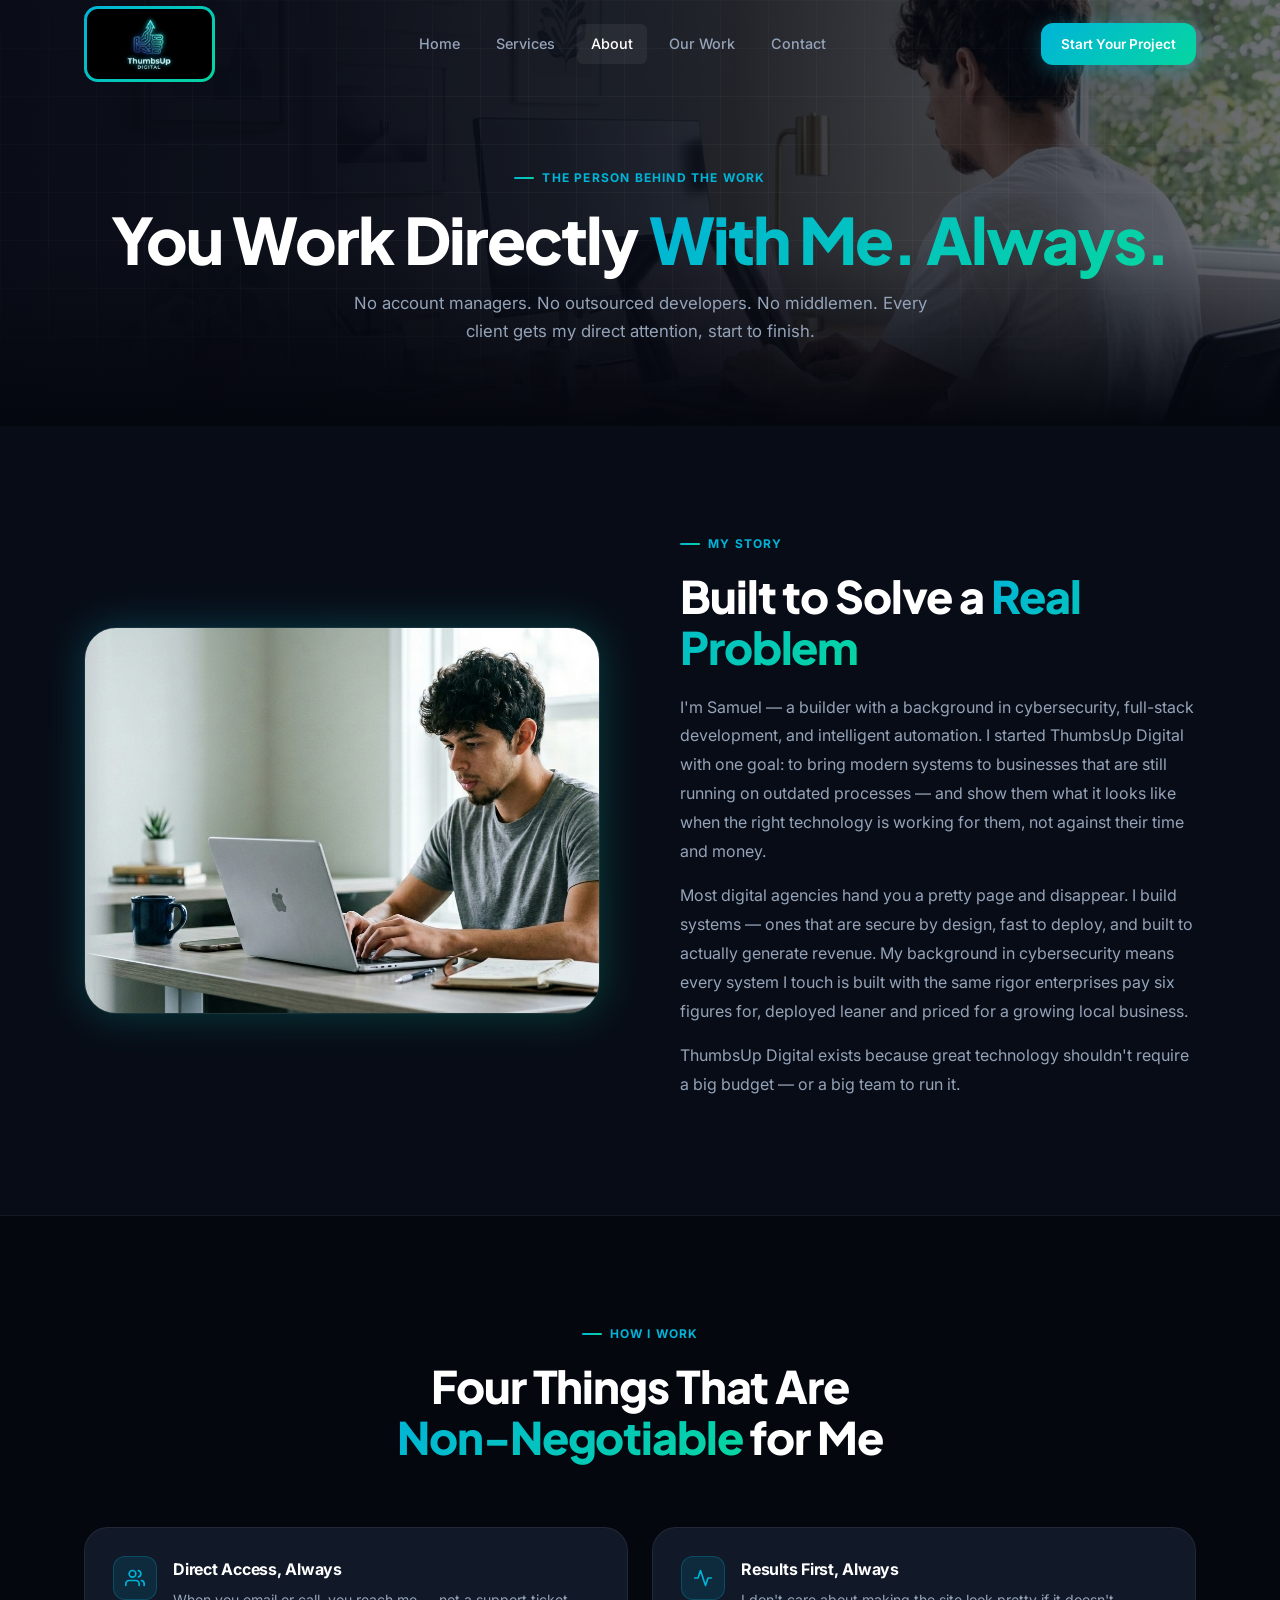
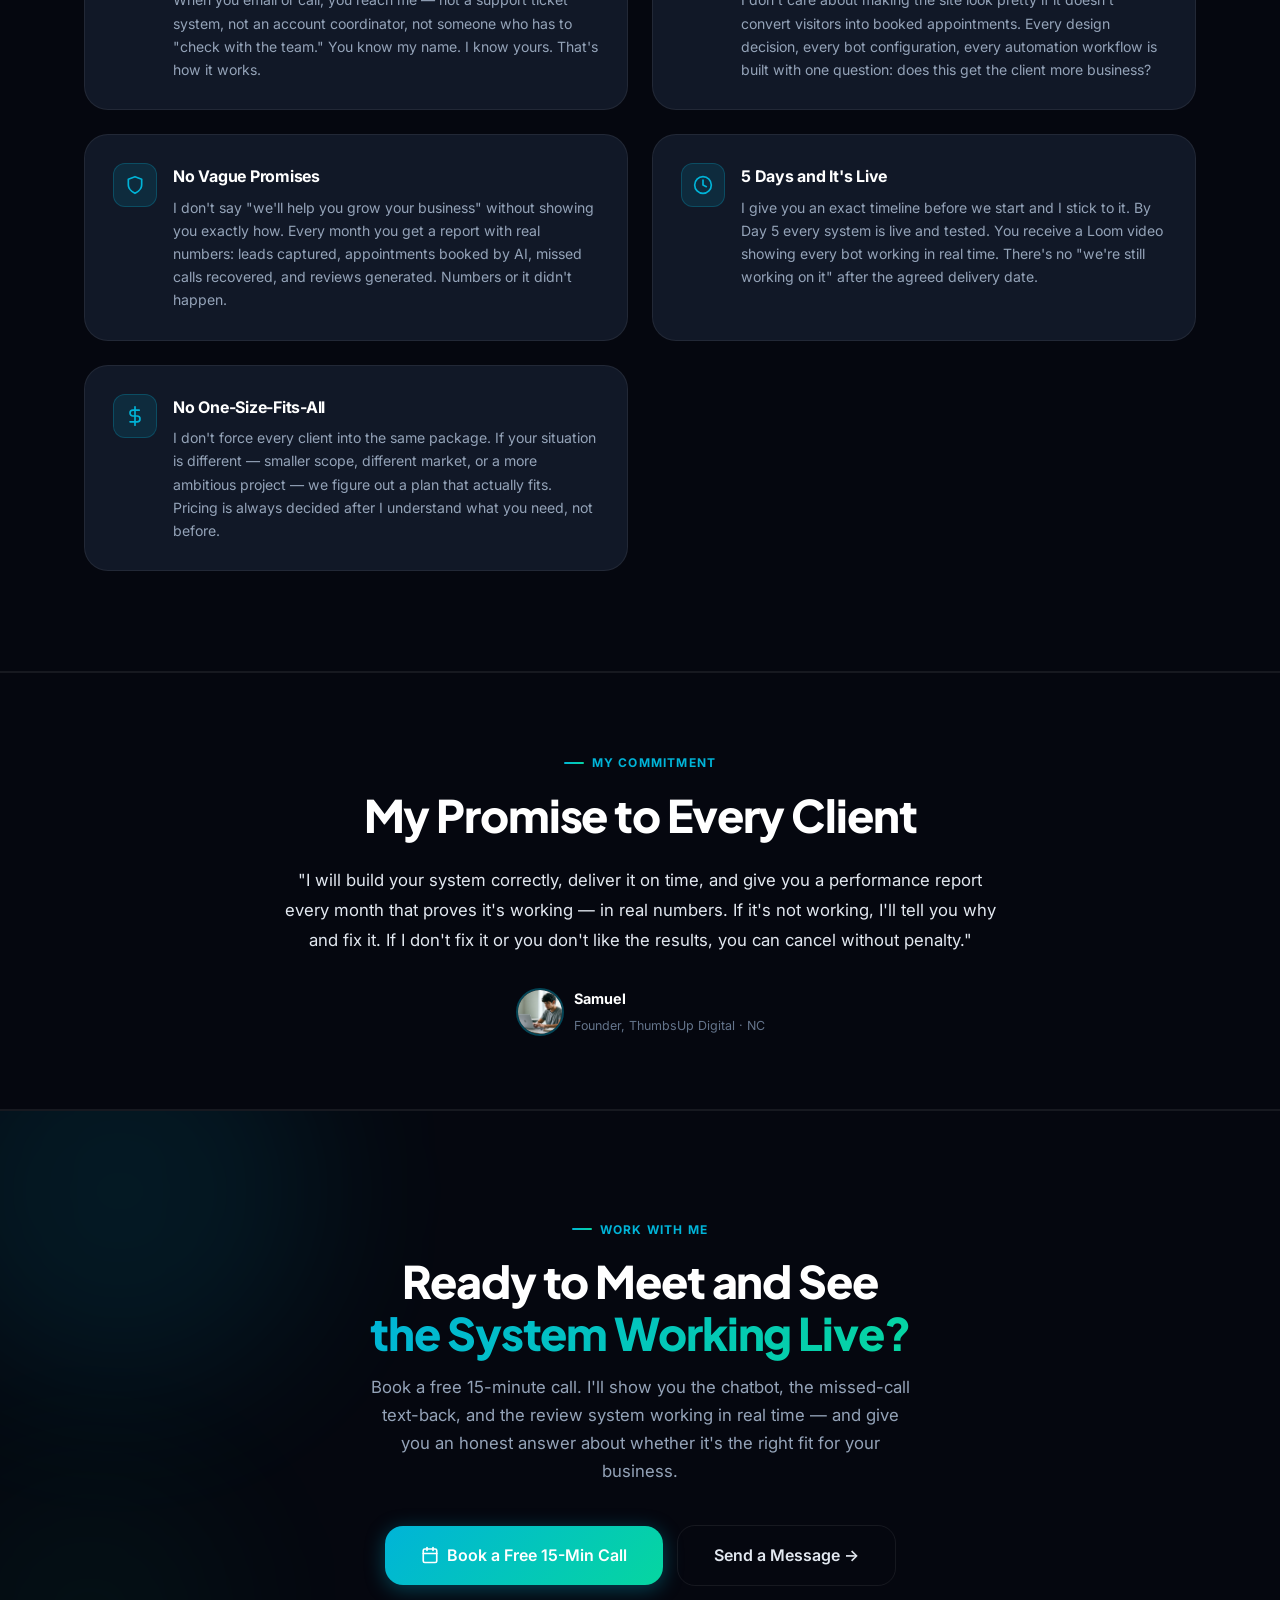
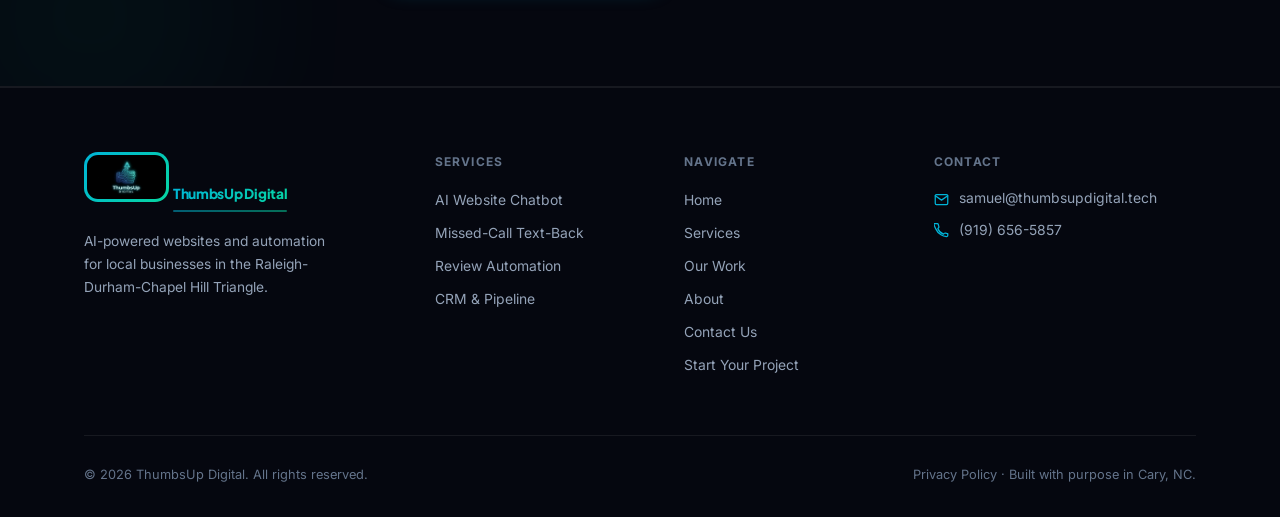
<file: about.html>
<!DOCTYPE html>
<html lang="en">
<head>
  <meta charset="UTF-8" />
  <meta name="viewport" content="width=device-width, initial-scale=1.0" />
  <title>About — ThumbsUp Digital | Solo Founder, Cary NC</title>
  <meta name="description" content="ThumbsUp Digital is run by Samuel — an IT and Cybersecurity student in Cary, NC. Every client works directly with him. No account managers, no outsourcing, no middlemen." />
  <link rel="canonical" href="https://thumbsupdigital.tech/about.html" />

  <meta property="og:type"        content="website" />
  <meta property="og:url"         content="https://thumbsupdigital.tech/about.html" />
  <meta property="og:title"       content="About — ThumbsUp Digital" />
  <meta property="og:description" content="You work directly with me. Always. Solo founder. IT student. Cary, NC. No middlemen, no outsourcing." />
  <meta property="og:image"       content="https://thumbsupdigital.tech/assets/images/logo.jpeg" />

  <link rel="icon" type="image/png" href="/favicon_centrado.png" />
  <link rel="apple-touch-icon" href="/favicon_centrado.png" />

  <!-- Google Analytics -->
  <script async src="https://www.googletagmanager.com/gtag/js?id=G-TW6WSBNVEM"></script>
  <script>
    window.dataLayer = window.dataLayer || [];
    function gtag(){dataLayer.push(arguments);}
    gtag('js', new Date()); gtag('config', 'G-TW6WSBNVEM');
  </script>

  <!-- Meta Pixel -->
  <script src="/js/pixel.js"></script>
  <noscript><img height="1" width="1" style="display:none" alt=""
    src="https://www.facebook.com/tr?id=1054206933794626&ev=PageView&noscript=1" /></noscript>

  <link rel="stylesheet" href="css/styles.css" />
</head>
<body>

<!-- ── Navigation ─────────────────────────────────────────── -->
<nav id="navbar" role="navigation" aria-label="Main navigation">
  <div class="nav-inner">
    <a href="home.html" class="nav-logo" aria-label="ThumbsUp Digital home">
      <div class="nav-logo-border">
        <img src="assets/images/logo.jpeg" alt="ThumbsUp Digital" />
      </div>
    </a>
    <div class="nav-links">
      <a href="home.html">Home</a>
      <a href="services.html">Services</a>
      <a href="about.html">About</a>
      <a href="portfolio.html">Our Work</a>
      <a href="contact.html">Contact</a>
    </div>
    <a href="contact.html#contact" class="btn btn-primary btn-sm nav-cta desktop">Start Your Project</a>
    <button class="nav-hamburger" aria-label="Toggle menu" aria-expanded="false">
      <span></span><span></span><span></span>
    </button>
  </div>
</nav>

<div class="nav-mobile" role="navigation" aria-label="Mobile navigation">
  <a href="home.html">Home</a>
  <a href="services.html">Services</a>
  <a href="about.html">About</a>
  <a href="portfolio.html">Our Work</a>
  <a href="contact.html">Contact</a>
  <a href="contact.html#contact" class="btn btn-primary">Start Your Project</a>
</div>

<!-- ── Page Hero ───────────────────────────────────────────── -->
<section class="page-hero" aria-labelledby="about-hero-heading">
  <div class="hero-bg"></div>
  <div class="hero-grid"></div>
  <div class="container">
    <span class="section-label" style="justify-content:center;">The Person Behind the Work</span>
    <h1 class="display-1 fade-up" id="about-hero-heading">You Work Directly <span class="gradient-text">With Me. Always.</span></h1>
    <p class="fade-up fade-up-delay-1">No account managers. No outsourced developers. No middlemen. Every client gets my direct attention, start to finish.</p>
  </div>
</section>

<!-- ── Story Section ───────────────────────────────────────── -->
<section class="section" aria-labelledby="story-heading">
  <div class="container">
    <div class="about-inner">
      <div class="about-img-wrap fade-up">
        <img src="assets/images/founder.jpeg" alt="Samuel — Founder of ThumbsUp Digital, working on client systems" loading="lazy" />
        <div class="about-img-glow" aria-hidden="true"></div>
      </div>
      <div class="about-content fade-up fade-up-delay-2">
        <span class="section-label">My Story</span>
        <h2 class="display-2" id="story-heading">Built to Solve a <span class="gradient-text">Real Problem</span></h2>
        <p style="margin-top:20px;font-size:1rem;line-height:1.8;">I'm Samuel — a builder with a background in cybersecurity, full-stack development, and intelligent automation. I started ThumbsUp Digital with one goal: to bring modern systems to businesses that are still running on outdated processes — and show them what it looks like when the right technology is working for them, not against their time and money.</p>
        <p style="font-size:1rem;line-height:1.8;margin-top:14px;">Most digital agencies hand you a pretty page and disappear. I build systems — ones that are secure by design, fast to deploy, and built to actually generate revenue. My background in cybersecurity means every system I touch is built with the same rigor enterprises pay six figures for, deployed leaner and priced for a growing local business.</p>
        <p style="font-size:1rem;line-height:1.8;margin-top:14px;">ThumbsUp Digital exists because great technology shouldn't require a big budget — or a big team to run it.</p>
      </div>
    </div>
  </div>
</section>

<!-- ── Values Section ─────────────────────────────────────── -->
<section class="section" style="background:var(--bg-0);border-top:1px solid var(--border);border-bottom:1px solid var(--border);" aria-labelledby="values-heading">
  <div class="container">
    <div class="section-header fade-up">
      <span class="section-label">How I Work</span>
      <h2 class="display-2" id="values-heading">Four Things That Are<br><span class="gradient-text">Non-Negotiable</span> for Me</h2>
    </div>

    <div class="values-grid">
      <div class="value-card fade-up fade-up-delay-1">
        <div class="value-icon" aria-hidden="true">
          <svg width="20" height="20" viewBox="0 0 24 24" fill="none" stroke="currentColor" stroke-width="2" stroke-linecap="round" stroke-linejoin="round"><path d="M17 21v-2a4 4 0 00-4-4H5a4 4 0 00-4 4v2"/><circle cx="9" cy="7" r="4"/><path d="M23 21v-2a4 4 0 00-3-3.87"/><path d="M16 3.13a4 4 0 010 7.75"/></svg>
        </div>
        <div class="value-content">
          <h3>Direct Access, Always</h3>
          <p>When you email or call, you reach me — not a support ticket system, not an account coordinator, not someone who has to "check with the team." You know my name. I know yours. That's how it works.</p>
        </div>
      </div>

      <div class="value-card fade-up fade-up-delay-2">
        <div class="value-icon" aria-hidden="true">
          <svg width="20" height="20" viewBox="0 0 24 24" fill="none" stroke="currentColor" stroke-width="2" stroke-linecap="round" stroke-linejoin="round"><polyline points="22 12 18 12 15 21 9 3 6 12 2 12"/></svg>
        </div>
        <div class="value-content">
          <h3>Results First, Always</h3>
          <p>I don't care about making the site look pretty if it doesn't convert visitors into booked appointments. Every design decision, every bot configuration, every automation workflow is built with one question: does this get the client more business?</p>
        </div>
      </div>

      <div class="value-card fade-up fade-up-delay-1">
        <div class="value-icon" aria-hidden="true">
          <svg width="20" height="20" viewBox="0 0 24 24" fill="none" stroke="currentColor" stroke-width="2" stroke-linecap="round" stroke-linejoin="round"><path d="M12 22s8-4 8-10V5l-8-3-8 3v7c0 6 8 10 8 10z"/></svg>
        </div>
        <div class="value-content">
          <h3>No Vague Promises</h3>
          <p>I don't say "we'll help you grow your business" without showing you exactly how. Every month you get a report with real numbers: leads captured, appointments booked by AI, missed calls recovered, and reviews generated. Numbers or it didn't happen.</p>
        </div>
      </div>

      <div class="value-card fade-up fade-up-delay-2">
        <div class="value-icon" aria-hidden="true">
          <svg width="20" height="20" viewBox="0 0 24 24" fill="none" stroke="currentColor" stroke-width="2" stroke-linecap="round" stroke-linejoin="round"><circle cx="12" cy="12" r="10"/><polyline points="12 6 12 12 16 14"/></svg>
        </div>
        <div class="value-content">
          <h3>5 Days and It's Live</h3>
          <p>I give you an exact timeline before we start and I stick to it. By Day 5 every system is live and tested. You receive a Loom video showing every bot working in real time. There's no "we're still working on it" after the agreed delivery date.</p>
        </div>
      </div>

      <div class="value-card fade-up fade-up-delay-1">
        <div class="value-icon" aria-hidden="true">
          <svg width="20" height="20" viewBox="0 0 24 24" fill="none" stroke="currentColor" stroke-width="2" stroke-linecap="round" stroke-linejoin="round"><line x1="12" y1="1" x2="12" y2="23"/><path d="M17 5H9.5a3.5 3.5 0 000 7h5a3.5 3.5 0 010 7H6"/></svg>
        </div>
        <div class="value-content">
          <h3>No One-Size-Fits-All</h3>
          <p>I don't force every client into the same package. If your situation is different — smaller scope, different market, or a more ambitious project — we figure out a plan that actually fits. Pricing is always decided after I understand what you need, not before.</p>
        </div>
      </div>
    </div>
  </div>
</section>

<!-- ── Promise Section ─────────────────────────────────────── -->
<section class="section-sm" style="background:var(--bg-0);border-top:1px solid var(--border);border-bottom:1px solid var(--border);" aria-labelledby="promise-heading">
  <div class="container">
    <div style="max-width:720px;margin:0 auto;text-align:center;" class="fade-up">
      <span class="section-label" style="justify-content:center;">My Commitment</span>
      <h2 class="display-2" id="promise-heading" style="margin-bottom:24px;">My Promise to Every Client</h2>
      <p style="font-size:1.05rem;line-height:1.8;color:var(--text-1);margin-bottom:32px;">"I will build your system correctly, deliver it on time, and give you a performance report every month that proves it's working — in real numbers. If it's not working, I'll tell you why and fix it. If I don't fix it or you don't like the results, you can cancel without penalty."</p>
      <div style="display:flex;align-items:center;justify-content:center;gap:16px;flex-wrap:wrap;">
        <div style="display:flex;align-items:center;gap:10px;">
          <img src="assets/images/founder.jpeg" alt="Samuel, Founder" style="width:48px;height:48px;border-radius:50%;object-fit:cover;object-position:right top;border:2px solid var(--border-acc);" />
          <div style="text-align:left;">
            <strong style="display:block;font-size:0.9rem;color:var(--white);">Samuel</strong>
            <span style="font-size:0.78rem;color:var(--text-3);">Founder, ThumbsUp Digital · NC</span>
          </div>
        </div>
      </div>
    </div>
  </div>
</section>

<!-- ── CTA ─────────────────────────────────────────────────── -->
<section id="cta-final" aria-labelledby="about-cta-heading">
  <div class="orb orb-blue" aria-hidden="true"></div>
  <div class="orb orb-teal" aria-hidden="true"></div>
  <div class="container">
    <span class="section-label" style="justify-content:center;">Work With Me</span>
    <h2 class="display-2 fade-up" id="about-cta-heading">Ready to Meet and See<br><span class="gradient-text">the System Working Live?</span></h2>
    <p class="fade-up fade-up-delay-1 text-2">Book a free 15-minute call. I'll show you the chatbot, the missed-call text-back, and the review system working in real time — and give you an honest answer about whether it's the right fit for your business.</p>
    <div class="cta-actions fade-up fade-up-delay-2">
      <a href="https://api.thumbsupdigital.tech/widget/bookings/thumbsup/strategy-call" target="_blank" rel="noopener" class="btn btn-primary btn-lg">
        <svg width="18" height="18" viewBox="0 0 24 24" fill="none" stroke="currentColor" stroke-width="2.2" stroke-linecap="round" stroke-linejoin="round" aria-hidden="true"><rect x="3" y="4" width="18" height="18" rx="2"/><line x1="16" y1="2" x2="16" y2="6"/><line x1="8" y1="2" x2="8" y2="6"/><line x1="3" y1="10" x2="21" y2="10"/></svg>
        Book a Free 15-Min Call
      </a>
      <a href="contact.html" class="btn btn-ghost btn-lg">Send a Message →</a>
    </div>
  </div>
</section>

<!-- ── Footer ──────────────────────────────────────────────── -->
<footer>
  <div class="footer-inner">
    <div class="footer-top">

      <div class="footer-brand">
        <a href="home.html" aria-label="ThumbsUp Digital home">
          <div class="nav-logo-border">
            <img src="assets/images/logo.jpeg" alt="ThumbsUp Digital" />
          </div>
        </a>
        <p class="footer-brand-name">ThumbsUp Digital</p>
        <p>AI-powered websites and automation for local businesses in the Raleigh-Durham-Chapel Hill Triangle.</p>
      </div>

      <div class="footer-col">
        <h4>Services</h4>
        <a href="services.html">AI Website Chatbot</a>
        <a href="services.html">Missed-Call Text-Back</a>
        <a href="services.html">Review Automation</a>
        <a href="services.html">CRM &amp; Pipeline</a>
      </div>

      <div class="footer-col">
        <h4>Navigate</h4>
        <a href="home.html">Home</a>
        <a href="services.html">Services</a>
        <a href="portfolio.html">Our Work</a>
        <a href="about.html">About</a>
        <a href="contact.html">Contact Us</a>
        <a href="contact.html#contact">Start Your Project</a>
      </div>

      <div class="footer-col">
        <h4>Contact</h4>
        <div class="footer-contact-item">
          <svg width="15" height="15" viewBox="0 0 24 24" fill="none" stroke="var(--blue)" stroke-width="2" stroke-linecap="round" stroke-linejoin="round" aria-hidden="true"><path d="M4 4h16c1.1 0 2 .9 2 2v12c0 1.1-.9 2-2 2H4c-1.1 0-2-.9-2-2V6c0-1.1.9-2 2-2z"/><polyline points="22,6 12,13 2,6"/></svg>
          <a href="mailto:samuel@thumbsupdigital.tech">samuel@thumbsupdigital.tech</a>
        </div>
        <div class="footer-contact-item">
          <svg width="15" height="15" viewBox="0 0 24 24" fill="none" stroke="var(--blue)" stroke-width="2" stroke-linecap="round" stroke-linejoin="round" aria-hidden="true"><path d="M22 16.92v3a2 2 0 01-2.18 2 19.79 19.79 0 01-8.63-3.07A19.5 19.5 0 013.07 9.8a19.79 19.79 0 01-3.07-8.68A2 2 0 012 .92H5a2 2 0 012 1.72c.127.96.361 1.903.7 2.81a2 2 0 01-.45 2.11L6.09 8.91A16 16 0 0015.1 17.9l1.27-1.27a2 2 0 012.11-.45c.907.339 1.85.573 2.81.7A2 2 0 0122 18.92z"/></svg>
          <a href="tel:+19196565857">(919) 656-5857</a>
        </div>
      </div>

    </div>
    <div class="footer-bottom">
      <span>© 2026 ThumbsUp Digital. All rights reserved.</span>
      <span><a href="/privacy">Privacy Policy</a> · Built with purpose in Cary, NC.</span>
    </div>
  </div>
</footer>


<script src="js/main.js"></script>
<script src="https://widgets.leadconnectorhq.com/loader.js" data-resources-url="https://widgets.leadconnectorhq.com/chat-widget/loader.js" data-widget-id="6a0787c3f7ab41bf964bd302"></script>
</body>
</html>
</file>
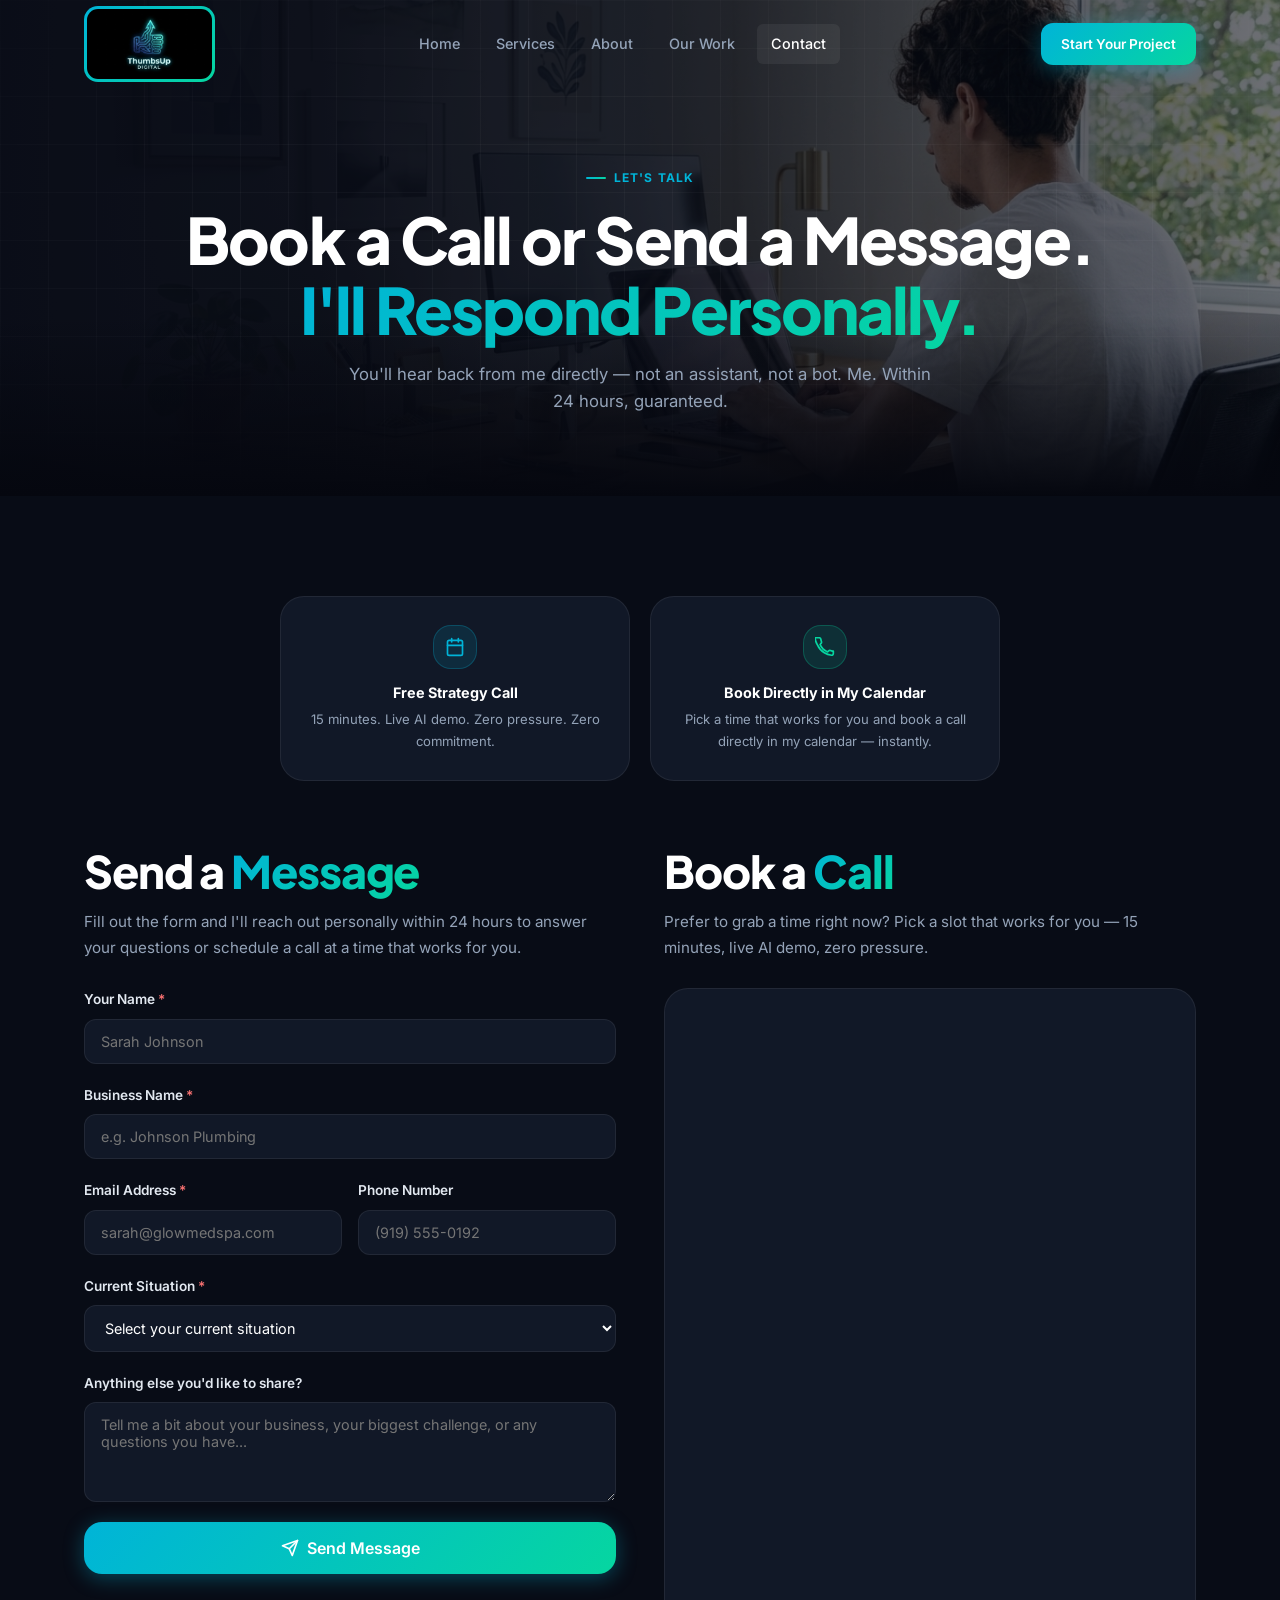
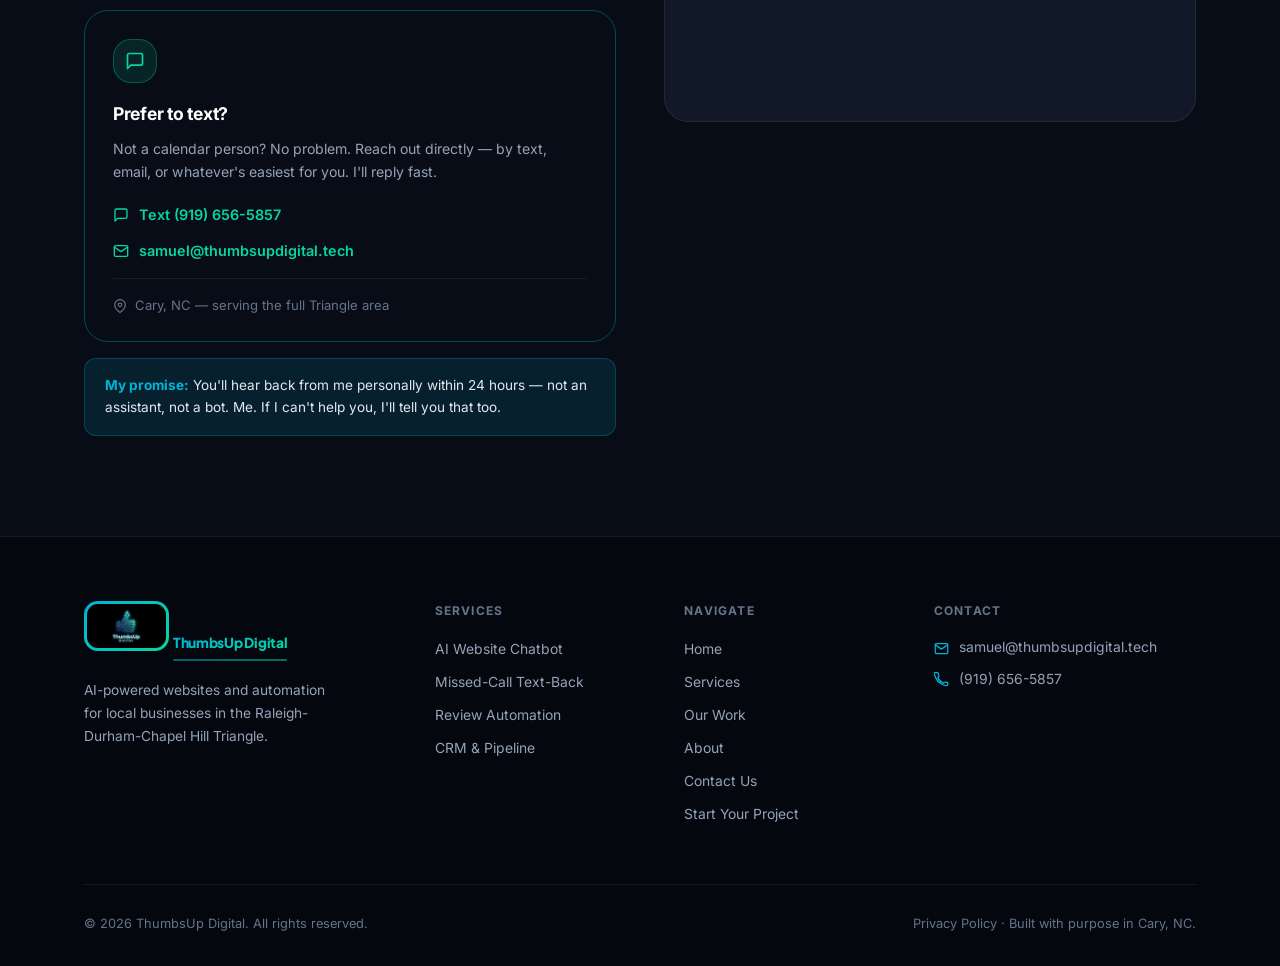
<file: contact.html>
<!DOCTYPE html>
<html lang="en">
<head>
  <meta charset="UTF-8" />
  <meta name="viewport" content="width=device-width, initial-scale=1.0" />
  <title>Contact — ThumbsUp Digital | Book a Free Strategy Call</title>
  <meta name="description" content="Book a free 15-minute strategy call with Samuel at ThumbsUp Digital. Watch the AI work live on your phone. Or send a message — you'll hear back personally within 24 hours." />
  <link rel="canonical" href="https://thumbsupdigital.tech/contact.html" />

  <meta property="og:type"        content="website" />
  <meta property="og:url"         content="https://thumbsupdigital.tech/contact.html" />
  <meta property="og:title"       content="Contact — ThumbsUp Digital" />
  <meta property="og:description" content="Book a free strategy call or send a message. You'll hear back from Samuel personally — not a bot, not an assistant." />
  <meta property="og:image"       content="https://thumbsupdigital.tech/assets/images/logo.jpeg" />

  <link rel="icon" type="image/png" href="/favicon_centrado.png" />
  <link rel="apple-touch-icon" href="/favicon_centrado.png" />

  <!-- Google Analytics -->
  <script async src="https://www.googletagmanager.com/gtag/js?id=G-TW6WSBNVEM"></script>
  <script>
    window.dataLayer = window.dataLayer || [];
    function gtag(){dataLayer.push(arguments);}
    gtag('js', new Date()); gtag('config', 'G-TW6WSBNVEM');
  </script>

  <!-- Meta Pixel -->
  <script src="/js/pixel.js"></script>
  <noscript><img height="1" width="1" style="display:none" alt=""
    src="https://www.facebook.com/tr?id=1054206933794626&ev=PageView&noscript=1" /></noscript>

  <link rel="stylesheet" href="css/styles.css" />
</head>
<body>

<!-- ── Navigation ─────────────────────────────────────────── -->
<nav id="navbar" role="navigation" aria-label="Main navigation">
  <div class="nav-inner">
    <a href="home.html" class="nav-logo" aria-label="ThumbsUp Digital home">
      <div class="nav-logo-border">
        <img src="assets/images/logo.jpeg" alt="ThumbsUp Digital" />
      </div>
    </a>
    <div class="nav-links">
      <a href="home.html">Home</a>
      <a href="services.html">Services</a>
      <a href="about.html">About</a>
      <a href="portfolio.html">Our Work</a>
      <a href="contact.html">Contact</a>
    </div>
    <a href="#contact" class="btn btn-primary btn-sm nav-cta desktop">Start Your Project</a>
    <button class="nav-hamburger" aria-label="Toggle menu" aria-expanded="false">
      <span></span><span></span><span></span>
    </button>
  </div>
</nav>

<div class="nav-mobile" role="navigation" aria-label="Mobile navigation">
  <a href="home.html">Home</a>
  <a href="services.html">Services</a>
  <a href="about.html">About</a>
  <a href="portfolio.html">Our Work</a>
  <a href="contact.html">Contact</a>
  <a href="#contact" class="btn btn-primary">Start Your Project</a>
</div>

<!-- ── Page Hero ───────────────────────────────────────────── -->
<section class="page-hero" aria-labelledby="contact-hero-heading">
  <div class="hero-bg"></div>
  <div class="hero-grid"></div>
  <div class="container">
    <span class="section-label" style="justify-content:center;">Let's Talk</span>
    <h1 class="display-1 fade-up" id="contact-hero-heading">Book a Call or Send a Message.<br><span class="gradient-text">I'll Respond Personally.</span></h1>
    <p class="fade-up fade-up-delay-1">You'll hear back from me directly — not an assistant, not a bot. Me. Within 24 hours, guaranteed.</p>
  </div>
</section>

<!-- ── Contact Main ────────────────────────────────────────── -->
<section id="contact" class="section" aria-labelledby="contact-main-heading">
  <div class="container">
    <h2 class="visually-hidden" id="contact-main-heading">Contact Options</h2>

    <!-- Top trust bar -->
    <div style="display:grid;grid-template-columns:repeat(2,1fr);gap:20px;max-width:720px;margin:0 auto 64px;" class="trust-grid fade-up">
      <div class="card" style="text-align:center;padding:28px 24px;">
        <div style="width:44px;height:44px;background:var(--blue-dim);border:1px solid rgba(0,180,216,0.25);border-radius:var(--r-lg);display:flex;align-items:center;justify-content:center;margin:0 auto 12px;" aria-hidden="true">
          <svg width="20" height="20" viewBox="0 0 24 24" fill="none" stroke="var(--blue)" stroke-width="2" stroke-linecap="round" stroke-linejoin="round"><rect x="3" y="4" width="18" height="18" rx="2"/><line x1="16" y1="2" x2="16" y2="6"/><line x1="8" y1="2" x2="8" y2="6"/><line x1="3" y1="10" x2="21" y2="10"/></svg>
        </div>
        <strong style="display:block;font-size:0.9rem;color:var(--white);margin-bottom:4px;">Free Strategy Call</strong>
        <p style="font-size:0.82rem;">15 minutes. Live AI demo. Zero pressure. Zero commitment.</p>
      </div>
      <div class="card" style="text-align:center;padding:28px 24px;">
        <div style="width:44px;height:44px;background:var(--teal-dim);border:1px solid rgba(6,214,160,0.25);border-radius:var(--r-lg);display:flex;align-items:center;justify-content:center;margin:0 auto 12px;" aria-hidden="true">
          <svg width="20" height="20" viewBox="0 0 24 24" fill="none" stroke="var(--teal)" stroke-width="2" stroke-linecap="round" stroke-linejoin="round"><path d="M22 16.92v3a2 2 0 01-2.18 2 19.79 19.79 0 01-8.63-3.07A19.5 19.5 0 013.07 9.8a19.79 19.79 0 01-3.07-8.68A2 2 0 012 .92H5a2 2 0 012 1.72c.127.96.361 1.903.7 2.81a2 2 0 01-.45 2.11L6.09 8.91A16 16 0 0015.1 17.9l1.27-1.27a2 2 0 012.11-.45c.907.339 1.85.573 2.81.7A2 2 0 0122 18.92z"/></svg>
        </div>
        <strong style="display:block;font-size:0.9rem;color:var(--white);margin-bottom:4px;">Book Directly in My Calendar</strong>
        <p style="font-size:0.82rem;">Pick a time that works for you and book a call directly in my calendar — instantly.</p>
      </div>
    </div>

    <!-- Contact + Calendar grid -->
    <div class="contact-grid" style="display:grid;grid-template-columns:1fr 1fr;gap:48px;max-width:1120px;margin:0 auto;align-items:start;">

    <!-- Contact Form -->
    <div class="fade-up">
        <h2 class="display-2" style="margin-bottom:12px;">Send a <span class="gradient-text">Message</span></h2>
        <p style="margin-bottom:28px;font-size:0.95rem;line-height:1.7;">Fill out the form and I'll reach out personally within 24 hours to answer your questions or schedule a call at a time that works for you.</p>

        <form id="contact-form" action="https://formspree.io/f/mqenpwvr" method="POST" novalidate aria-label="Contact form">
          <div class="form-group">
            <label for="name">Your Name <span style="color:#f87171;">*</span></label>
            <input type="text" id="name" name="name" placeholder="Sarah Johnson" required autocomplete="name" />
          </div>

          <div class="form-group">
            <label for="business">Business Name <span style="color:#f87171;">*</span></label>
            <input type="text" id="business" name="business" placeholder="e.g. Johnson Plumbing" required autocomplete="organization" />
          </div>

          <div style="display:grid;grid-template-columns:1fr 1fr;gap:16px;">
            <div class="form-group">
              <label for="email">Email Address <span style="color:#f87171;">*</span></label>
              <input type="email" id="email" name="email" placeholder="sarah@glowmedspa.com" required autocomplete="email" />
            </div>
            <div class="form-group">
              <label for="phone">Phone Number</label>
              <input type="tel" id="phone" name="phone" placeholder="(919) 555-0192" autocomplete="tel" />
            </div>
          </div>

          <div class="form-group">
            <label for="situation">Current Situation <span style="color:#f87171;">*</span></label>
            <select id="situation" name="situation" required>
              <option value="" disabled selected>Select your current situation</option>
              <option value="no-website">I don't have a website yet</option>
              <option value="have-website-no-ai">I have a website but no AI automation</option>
              <option value="have-both-upgrade">I have both but want to upgrade/improve</option>
              <option value="just-exploring">Just exploring my options</option>
              <option value="custom-project">I have a custom project in mind</option>
            </select>
          </div>

          <div class="form-group">
            <label for="message">Anything else you'd like to share?</label>
            <textarea id="message" name="message" placeholder="Tell me a bit about your business, your biggest challenge, or any questions you have..."></textarea>
          </div>

          <!-- Honeypot -->
          <input type="text" name="_gotcha" style="display:none;" tabindex="-1" autocomplete="off" />

          <button type="submit" class="btn btn-primary btn-lg form-submit">
            <svg width="18" height="18" viewBox="0 0 24 24" fill="none" stroke="currentColor" stroke-width="2.2" stroke-linecap="round" stroke-linejoin="round" aria-hidden="true"><line x1="22" y1="2" x2="11" y2="13"/><polygon points="22 2 15 22 11 13 2 9 22 2"/></svg>
            Send Message
          </button>
        </form>

        <!-- Prefer to text card -->
        <div style="margin-top:36px;background:var(--card);border:1px solid var(--border-acc);border-radius:var(--r-xl);padding:28px 28px 24px;">
          <div style="width:44px;height:44px;background:var(--teal-dim);border:1px solid rgba(6,214,160,0.3);border-radius:var(--r-lg);display:flex;align-items:center;justify-content:center;margin-bottom:16px;" aria-hidden="true">
            <svg width="20" height="20" viewBox="0 0 24 24" fill="none" stroke="var(--teal)" stroke-width="2" stroke-linecap="round" stroke-linejoin="round"><path d="M21 15a2 2 0 01-2 2H7l-4 4V5a2 2 0 012-2h14a2 2 0 012 2z"/></svg>
          </div>
          <h3 style="font-size:1.1rem;font-weight:700;color:var(--white);margin:0 0 8px;">Prefer to text?</h3>
          <p style="font-size:0.88rem;color:var(--text-2);line-height:1.65;margin:0 0 20px;">Not a calendar person? No problem. Reach out directly — by text, email, or whatever's easiest for you. I'll reply fast.</p>

          <a href="sms:+19196565857" style="display:flex;align-items:center;gap:10px;font-size:0.9rem;font-weight:600;color:var(--teal);margin-bottom:12px;text-decoration:none;transition:opacity 0.18s;" onmouseover="this.style.opacity='.75'" onmouseout="this.style.opacity='1'">
            <svg width="16" height="16" viewBox="0 0 24 24" fill="none" stroke="currentColor" stroke-width="2" stroke-linecap="round" stroke-linejoin="round" aria-hidden="true"><path d="M21 15a2 2 0 01-2 2H7l-4 4V5a2 2 0 012-2h14a2 2 0 012 2z"/></svg>
            Text (919) 656-5857
          </a>
          <a href="mailto:samuel@thumbsupdigital.tech" style="display:flex;align-items:center;gap:10px;font-size:0.9rem;font-weight:600;color:var(--teal);margin-bottom:16px;text-decoration:none;transition:opacity 0.18s;" onmouseover="this.style.opacity='.75'" onmouseout="this.style.opacity='1'">
            <svg width="16" height="16" viewBox="0 0 24 24" fill="none" stroke="currentColor" stroke-width="2" stroke-linecap="round" stroke-linejoin="round" aria-hidden="true"><path d="M4 4h16c1.1 0 2 .9 2 2v12c0 1.1-.9 2-2 2H4c-1.1 0-2-.9-2-2V6c0-1.1.9-2 2-2z"/><polyline points="22,6 12,13 2,6"/></svg>
            samuel@thumbsupdigital.tech
          </a>

          <div style="display:flex;align-items:center;gap:8px;font-size:0.82rem;color:var(--text-3);padding-top:16px;border-top:1px solid var(--border);">
            <svg width="14" height="14" viewBox="0 0 24 24" fill="none" stroke="currentColor" stroke-width="2" stroke-linecap="round" stroke-linejoin="round" aria-hidden="true"><path d="M21 10c0 7-9 13-9 13s-9-6-9-13a9 9 0 0118 0z"/><circle cx="12" cy="10" r="3"/></svg>
            Cary, NC — serving the full Triangle area
          </div>
        </div>

        <!-- Trust note -->
        <div style="margin-top:16px;padding:16px 20px;background:var(--blue-dim);border:1px solid rgba(0,180,216,0.25);border-radius:var(--r-md);">
          <p style="font-size:0.85rem;color:var(--text-1);line-height:1.6;margin:0;"><strong style="color:var(--blue);">My promise:</strong> You'll hear back from me personally within 24 hours — not an assistant, not a bot. Me. If I can't help you, I'll tell you that too.</p>
        </div>
    </div>

    <!-- Calendar / Booking Widget -->
    <div class="fade-up fade-up-delay-1">
        <h2 class="display-2" style="margin-bottom:12px;">Book a <span class="gradient-text">Call</span></h2>
        <p style="margin-bottom:28px;font-size:0.95rem;line-height:1.7;">Prefer to grab a time right now? Pick a slot that works for you — 15 minutes, live AI demo, zero pressure.</p>

        <div class="card" style="padding:12px;overflow:hidden;">
          <iframe src="https://api.thumbsupdigital.tech/widget/booking/a9dnmEcQozo2xecDge4R" style="width:100%;min-height:700px;border:none;overflow:hidden;border-radius:var(--r-lg);" scrolling="no" id="a9dnmEcQozo2xecDge4R_1782331109693" title="Book a call with ThumbsUp Digital"></iframe>
        </div>
    </div>

    </div>
  </div>
</section>

<!-- ── Footer ──────────────────────────────────────────────── -->
<footer>
  <div class="footer-inner">
    <div class="footer-top">

      <div class="footer-brand">
        <a href="home.html" aria-label="ThumbsUp Digital home">
          <div class="nav-logo-border">
            <img src="assets/images/logo.jpeg" alt="ThumbsUp Digital" />
          </div>
        </a>
        <p class="footer-brand-name">ThumbsUp Digital</p>
        <p>AI-powered websites and automation for local businesses in the Raleigh-Durham-Chapel Hill Triangle.</p>
      </div>

      <div class="footer-col">
        <h4>Services</h4>
        <a href="services.html">AI Website Chatbot</a>
        <a href="services.html">Missed-Call Text-Back</a>
        <a href="services.html">Review Automation</a>
        <a href="services.html">CRM &amp; Pipeline</a>
      </div>

      <div class="footer-col">
        <h4>Navigate</h4>
        <a href="home.html">Home</a>
        <a href="services.html">Services</a>
        <a href="portfolio.html">Our Work</a>
        <a href="about.html">About</a>
        <a href="contact.html">Contact Us</a>
        <a href="#contact">Start Your Project</a>
      </div>

      <div class="footer-col">
        <h4>Contact</h4>
        <div class="footer-contact-item">
          <svg width="15" height="15" viewBox="0 0 24 24" fill="none" stroke="var(--blue)" stroke-width="2" stroke-linecap="round" stroke-linejoin="round" aria-hidden="true"><path d="M4 4h16c1.1 0 2 .9 2 2v12c0 1.1-.9 2-2 2H4c-1.1 0-2-.9-2-2V6c0-1.1.9-2 2-2z"/><polyline points="22,6 12,13 2,6"/></svg>
          <a href="mailto:samuel@thumbsupdigital.tech">samuel@thumbsupdigital.tech</a>
        </div>
        <div class="footer-contact-item">
          <svg width="15" height="15" viewBox="0 0 24 24" fill="none" stroke="var(--blue)" stroke-width="2" stroke-linecap="round" stroke-linejoin="round" aria-hidden="true"><path d="M22 16.92v3a2 2 0 01-2.18 2 19.79 19.79 0 01-8.63-3.07A19.5 19.5 0 013.07 9.8a19.79 19.79 0 01-3.07-8.68A2 2 0 012 .92H5a2 2 0 012 1.72c.127.96.361 1.903.7 2.81a2 2 0 01-.45 2.11L6.09 8.91A16 16 0 0015.1 17.9l1.27-1.27a2 2 0 012.11-.45c.907.339 1.85.573 2.81.7A2 2 0 0122 18.92z"/></svg>
          <a href="tel:+19196565857">(919) 656-5857</a>
        </div>
      </div>

    </div>
    <div class="footer-bottom">
      <span>© 2026 ThumbsUp Digital. All rights reserved.</span>
      <span><a href="/privacy">Privacy Policy</a> · Built with purpose in Cary, NC.</span>
    </div>
  </div>
</footer>

<style>
  @media (max-width: 900px) {
    .contact-grid { grid-template-columns: 1fr !important; gap: 48px !important; }
  }
  @media (max-width: 768px) {
    .trust-grid { grid-template-columns: 1fr !important; }
    .contact-grid .form-group + div { grid-template-columns: 1fr !important; }
  }
  .visually-hidden { position:absolute;width:1px;height:1px;padding:0;margin:-1px;overflow:hidden;clip:rect(0,0,0,0);white-space:nowrap;border:0; }
</style>

<script src="js/main.js"></script>
<script src="https://api.thumbsupdigital.tech/js/form_embed.js" type="text/javascript"></script>
<script src="https://widgets.leadconnectorhq.com/loader.js" data-resources-url="https://widgets.leadconnectorhq.com/chat-widget/loader.js" data-widget-id="6a0787c3f7ab41bf964bd302"></script>
</body>
</html>
</file>
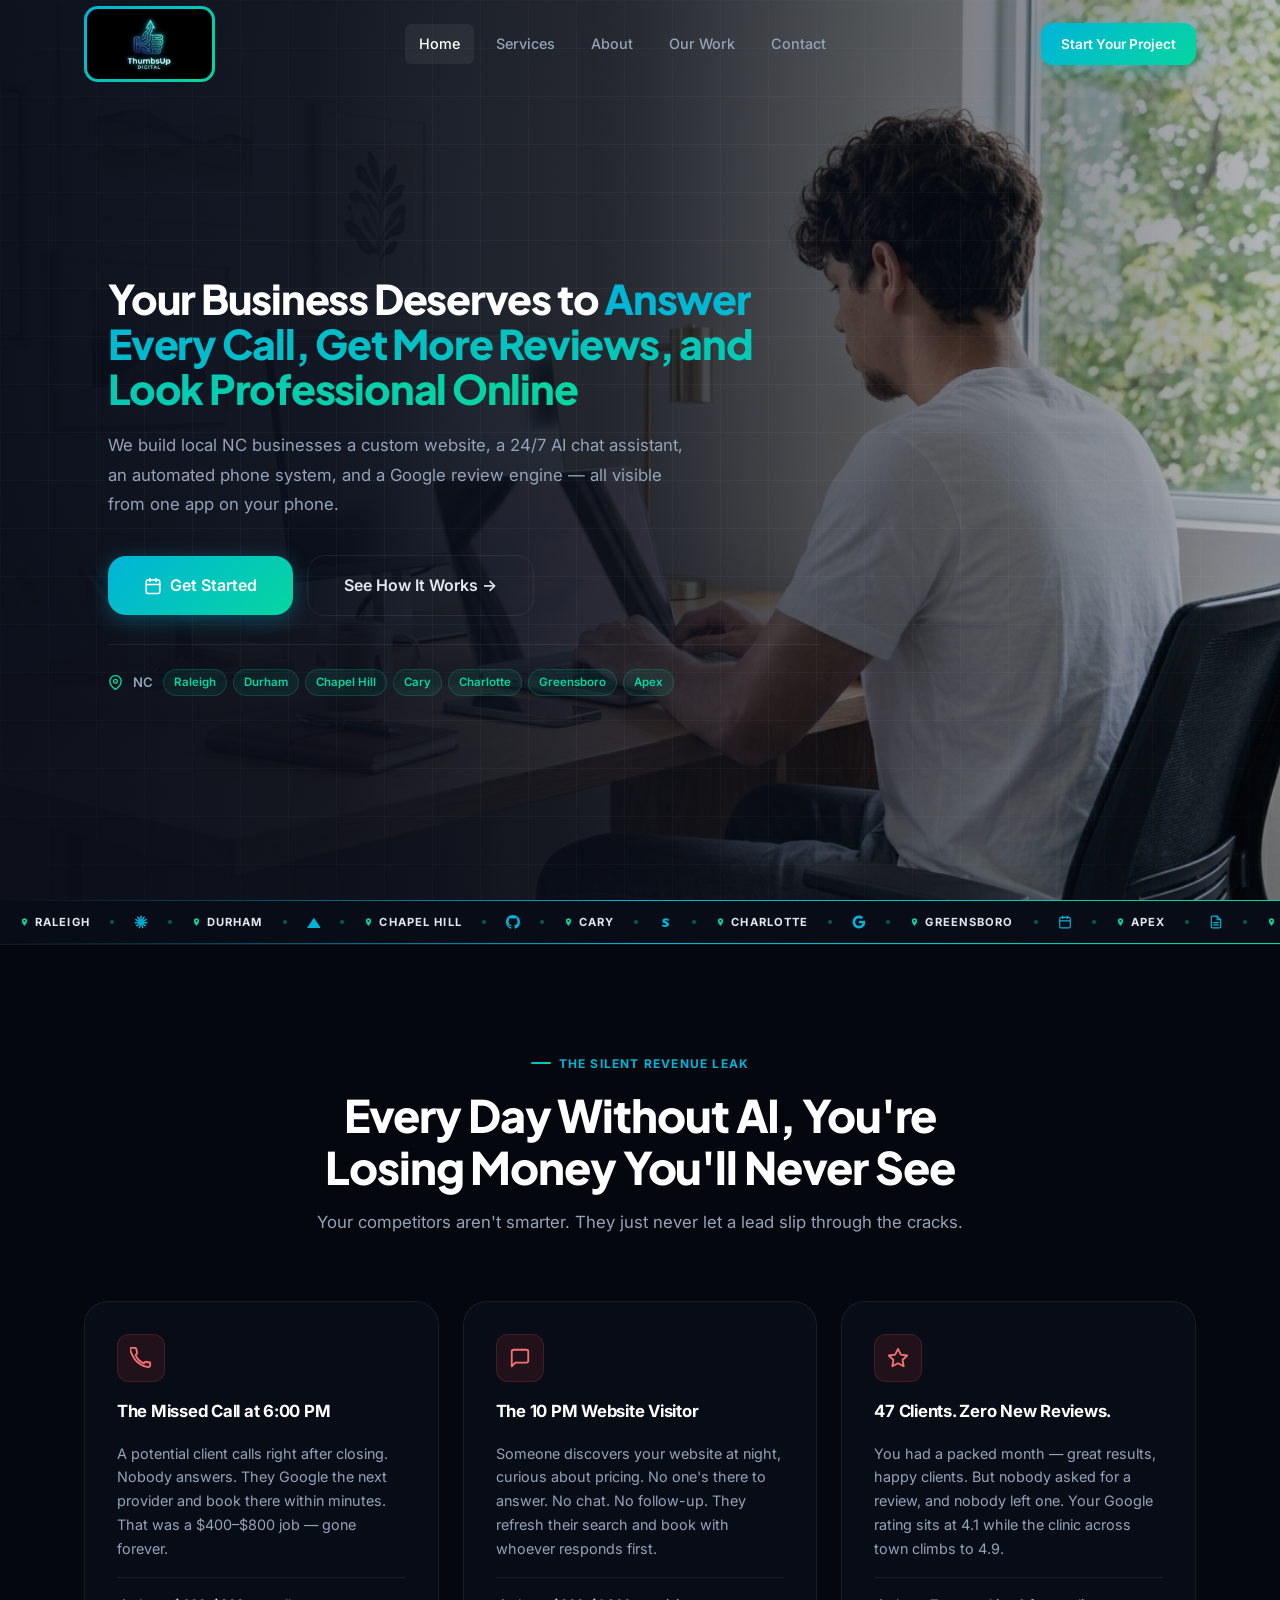
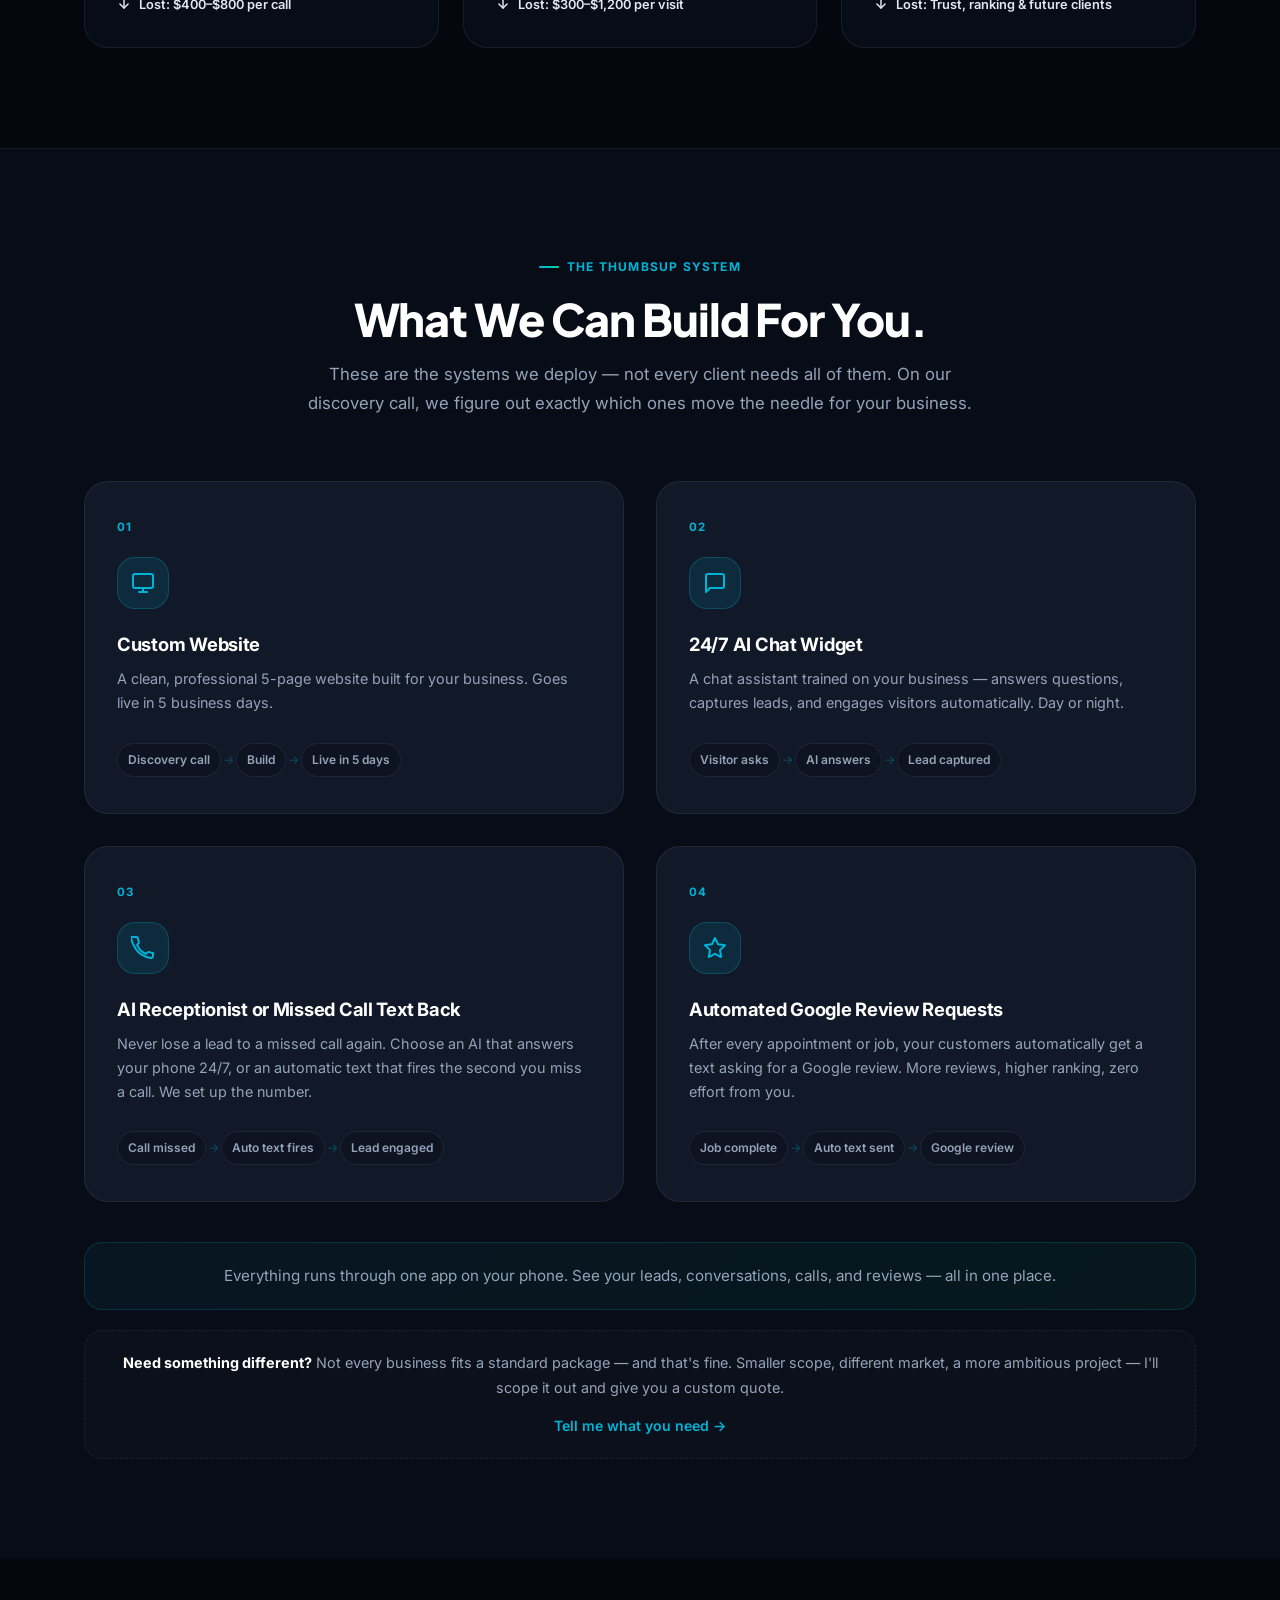
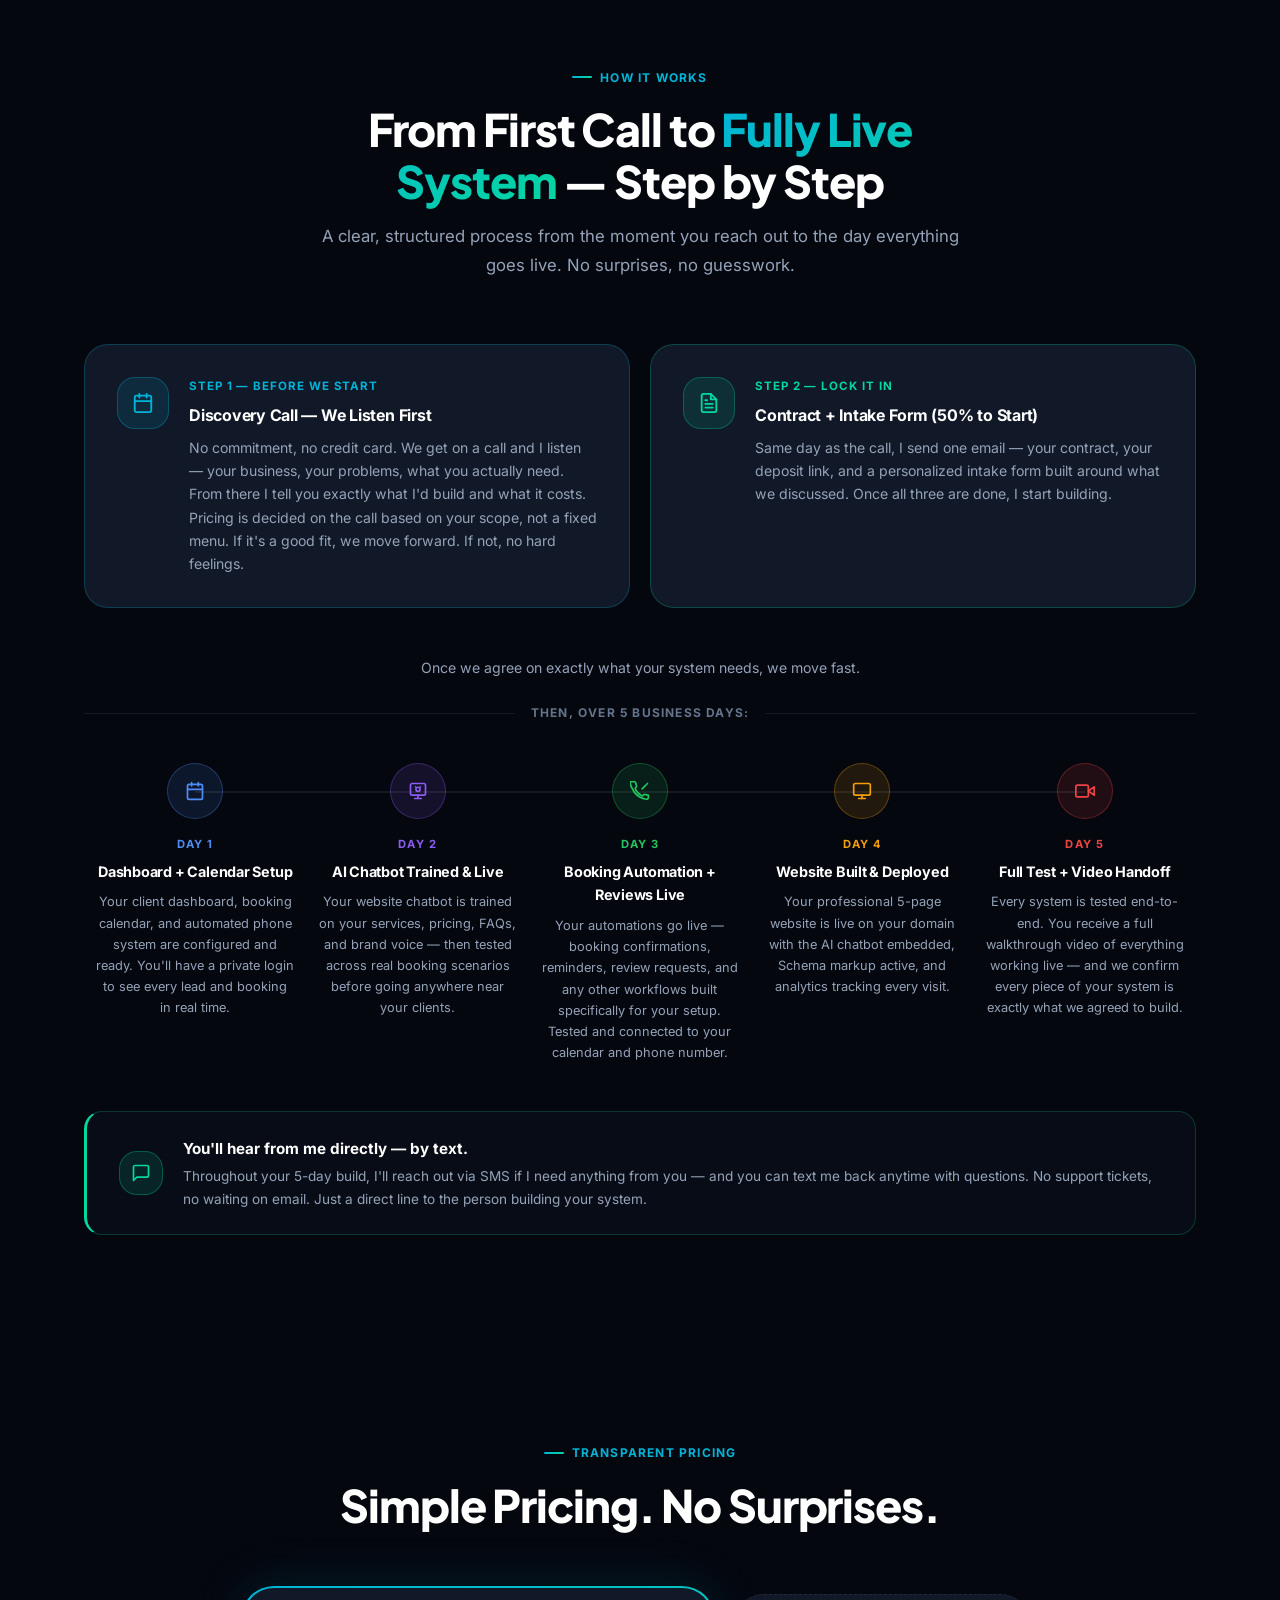
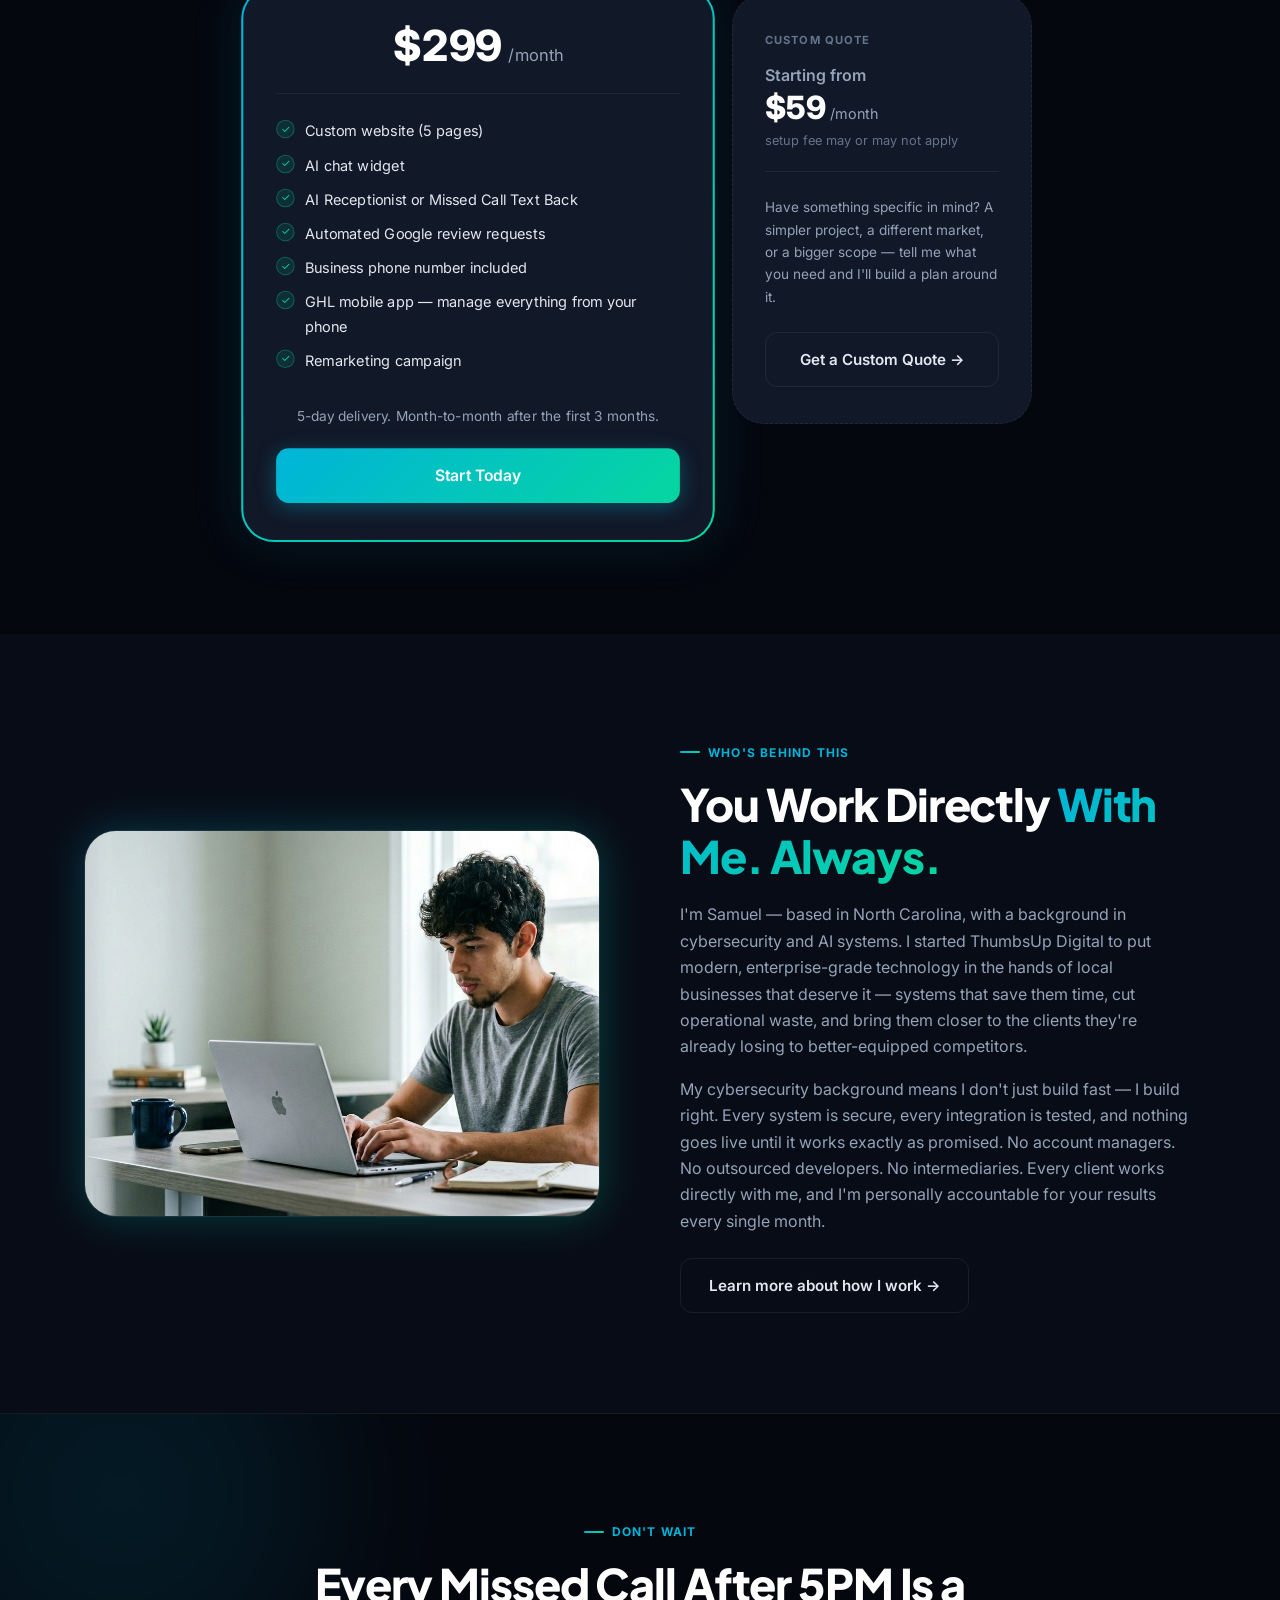
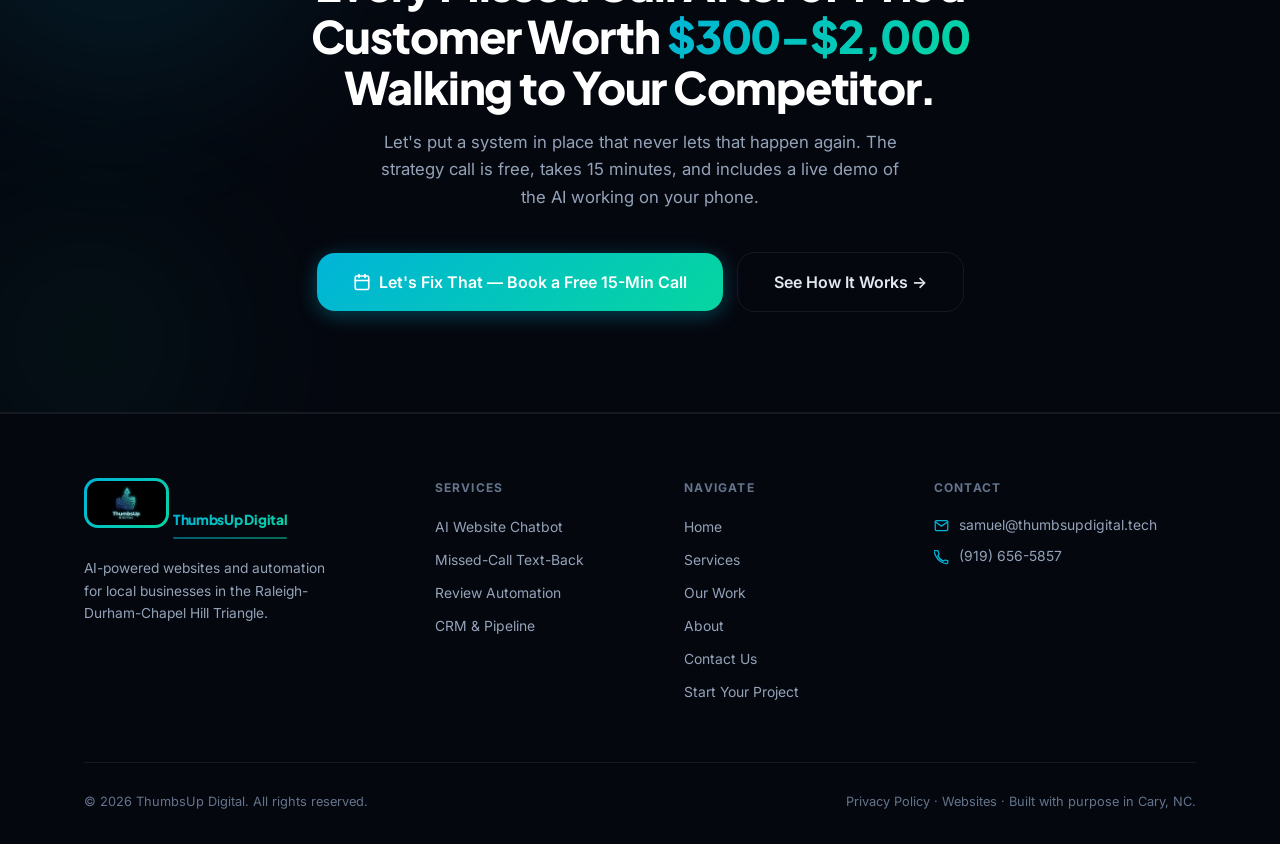
<file: home.html>
<!DOCTYPE html>
<html lang="en">
<head>
  <meta charset="UTF-8" />
  <meta name="viewport" content="width=device-width, initial-scale=1.0" />
  <meta name="scroll-restoration" content="manual" />
  <title>ThumbsUp Digital — AI Websites & Automation for Local NC Businesses | Cary, NC</title>
  <meta name="description" content="ThumbsUp Digital builds AI-powered websites and automation systems that answer calls, generate Google reviews, and capture leads 24/7 — for local businesses in Cary, Raleigh, Durham & Chapel Hill." />
  <meta name="keywords" content="local business website, AI automation, Cary NC, Raleigh digital agency, missed call automation, Google review automation, AI chat widget" />
  <link rel="canonical" href="https://thumbsupdigital.tech/" />

  <!-- Open Graph -->
  <meta property="og:type"        content="website" />
  <meta property="og:url"         content="https://thumbsupdigital.tech/" />
  <meta property="og:title"       content="ThumbsUp Digital — AI Websites & Automation for Local NC Businesses" />
  <meta property="og:description" content="AI-powered websites and automation that book appointments, recover missed calls, and generate Google reviews 24/7. Serving the Triangle area." />
  <meta property="og:image"       content="https://thumbsupdigital.tech/assets/images/logo.jpeg" />
  <meta name="twitter:card"       content="summary_large_image" />

  <!-- Favicon -->
  <link rel="icon" type="image/png" href="/favicon_centrado.png" />
  <link rel="apple-touch-icon" href="/favicon_centrado.png" />

  <!-- Schema JSON-LD -->
  <script type="application/ld+json">
  {
    "@context": "https://schema.org",
    "@type": "LocalBusiness",
    "name": "ThumbsUp Digital",
    "description": "Boutique web development and AI automation agency serving local businesses in the Raleigh-Durham-Chapel Hill Triangle.",
    "url": "https://thumbsupdigital.tech",
    "email": "samuel@thumbsupdigital.tech",
    "address": {
      "@type": "PostalAddress",
      "addressLocality": "Cary",
      "addressRegion": "NC",
      "addressCountry": "US"
    },
    "areaServed": ["Cary, NC", "Raleigh, NC", "Durham, NC", "Chapel Hill, NC"],
    "serviceType": ["Web Development", "AI Automation", "Lead Generation", "Appointment Booking Automation"],
    "priceRange": "$$"
  }
  </script>

  <!-- Google Analytics -->
  <script async src="https://www.googletagmanager.com/gtag/js?id=G-TW6WSBNVEM"></script>
  <script>
    window.dataLayer = window.dataLayer || [];
    function gtag(){dataLayer.push(arguments);}
    gtag('js', new Date());
    gtag('config', 'G-TW6WSBNVEM');
  </script>

  <!-- Meta Pixel -->
  <script src="/js/pixel.js"></script>
  <noscript><img height="1" width="1" style="display:none" alt=""
    src="https://www.facebook.com/tr?id=1054206933794626&ev=PageView&noscript=1" /></noscript>

  <link rel="stylesheet" href="css/styles.css" />
</head>
<body>

<!-- ── Navigation ─────────────────────────────────────────── -->
<nav id="navbar" role="navigation" aria-label="Main navigation">
  <div class="nav-inner">
    <a href="home.html" class="nav-logo" aria-label="ThumbsUp Digital home">
      <div class="nav-logo-border">
        <img src="assets/images/logo.jpeg" alt="ThumbsUp Digital" />
      </div>
    </a>
    <div class="nav-links">
      <a href="home.html">Home</a>
      <a href="services.html">Services</a>
      <a href="about.html">About</a>
      <a href="portfolio.html">Our Work</a>
      <a href="contact.html">Contact</a>
    </div>
    <a href="contact.html#contact" class="btn btn-primary btn-sm nav-cta desktop">Start Your Project</a>
    <button class="nav-hamburger" aria-label="Toggle menu" aria-expanded="false">
      <span></span><span></span><span></span>
    </button>
  </div>
</nav>

<div class="nav-mobile" role="navigation" aria-label="Mobile navigation">
  <a href="home.html">Home</a>
  <a href="services.html">Services</a>
  <a href="about.html">About</a>
  <a href="portfolio.html">Our Work</a>
  <a href="contact.html">Contact</a>
  <a href="contact.html#contact" class="btn btn-primary">Start Your Project</a>
</div>

<!-- ── Hero ───────────────────────────────────────────────── -->
<section id="hero" aria-label="Hero">
  <div class="hero-bg"></div>
  <div class="hero-grid"></div>

  <div class="hero-inner">
    <div class="hero-content">
      <h1 class="display-1">
        Your Business Deserves to <span class="gradient-text">Answer Every Call, Get More Reviews, and Look Professional Online</span>
      </h1>

      <p>We build local NC businesses a custom website, a 24/7 AI chat assistant, an automated phone system, and a Google review engine — all visible from one app on your phone.</p>

      <div class="hero-actions">
        <a href="contact.html#contact" class="btn btn-primary btn-lg">
          <svg width="18" height="18" viewBox="0 0 24 24" fill="none" stroke="currentColor" stroke-width="2.2" stroke-linecap="round" stroke-linejoin="round" aria-hidden="true"><rect x="3" y="4" width="18" height="18" rx="2"/><line x1="16" y1="2" x2="16" y2="6"/><line x1="8" y1="2" x2="8" y2="6"/><line x1="3" y1="10" x2="21" y2="10"/></svg>
          Get Started
        </a>
        <a href="services.html" class="btn btn-ghost btn-lg">See How It Works →</a>
      </div>

      <div class="hero-trust">
        <div class="hero-location">
          <svg width="15" height="15" viewBox="0 0 24 24" fill="none" stroke="var(--teal)" stroke-width="2.2" stroke-linecap="round" stroke-linejoin="round" aria-hidden="true"><path d="M21 10c0 7-9 13-9 13s-9-6-9-13a9 9 0 0118 0z"/><circle cx="12" cy="10" r="3"/></svg>
          <span class="hero-location-label">NC</span>
          <div class="hero-location-cities">
            <span class="hero-city">Raleigh</span>
            <span class="hero-city">Durham</span>
            <span class="hero-city">Chapel Hill</span>
            <span class="hero-city">Cary</span>
            <span class="hero-city">Charlotte</span>
            <span class="hero-city">Greensboro</span>
            <span class="hero-city">Apex</span>
          </div>
        </div>
      </div>
    </div>

  </div>
</section>

<!-- ── Ticker ─────────────────────────────────────────────── -->
<div class="ticker-strip" aria-hidden="true" role="presentation">
  <div class="ticker-track">
    <div class="ticker-inner">

      <!-- Set A -->
      <span class="ticker-item ticker-city"><svg width="9" height="12" viewBox="0 0 24 24" fill="currentColor" aria-hidden="true"><path d="M12 2C8.13 2 5 5.13 5 9c0 5.25 7 13 7 13s7-7.75 7-13c0-3.87-3.13-7-7-7zm0 9.5c-1.38 0-2.5-1.12-2.5-2.5s1.12-2.5 2.5-2.5 2.5 1.12 2.5 2.5-1.12 2.5-2.5 2.5z"/></svg>Raleigh</span>
      <span class="ticker-sep"></span>
      <span class="ticker-item ticker-tool" title="Claude"><svg height="14" viewBox="0 0 100 100" fill="currentColor" aria-hidden="true"><g transform="translate(50,50)"><rect x="-5.5" y="-46" width="11" height="42" rx="5.5" transform="rotate(0)"/><rect x="-5.5" y="-46" width="11" height="42" rx="5.5" transform="rotate(32.7)"/><rect x="-5.5" y="-46" width="11" height="42" rx="5.5" transform="rotate(65.5)"/><rect x="-5.5" y="-46" width="11" height="42" rx="5.5" transform="rotate(98.2)"/><rect x="-5.5" y="-46" width="11" height="42" rx="5.5" transform="rotate(130.9)"/><rect x="-5.5" y="-46" width="11" height="42" rx="5.5" transform="rotate(163.6)"/><rect x="-5.5" y="-46" width="11" height="42" rx="5.5" transform="rotate(196.4)"/><rect x="-5.5" y="-46" width="11" height="42" rx="5.5" transform="rotate(229.1)"/><rect x="-5.5" y="-46" width="11" height="42" rx="5.5" transform="rotate(261.8)"/><rect x="-5.5" y="-46" width="11" height="42" rx="5.5" transform="rotate(294.5)"/><rect x="-5.5" y="-46" width="11" height="42" rx="5.5" transform="rotate(327.3)"/></g></svg></span>
      <span class="ticker-sep"></span>
      <span class="ticker-item ticker-city"><svg width="9" height="12" viewBox="0 0 24 24" fill="currentColor" aria-hidden="true"><path d="M12 2C8.13 2 5 5.13 5 9c0 5.25 7 13 7 13s7-7.75 7-13c0-3.87-3.13-7-7-7zm0 9.5c-1.38 0-2.5-1.12-2.5-2.5s1.12-2.5 2.5-2.5 2.5 1.12 2.5 2.5-1.12 2.5-2.5 2.5z"/></svg>Durham</span>
      <span class="ticker-sep"></span>
      <span class="ticker-item ticker-tool" title="Vercel"><svg height="12" viewBox="0 0 116 100" fill="currentColor" aria-hidden="true"><path d="M57.5 15L115 100H0L57.5 15z"/></svg></span>
      <span class="ticker-sep"></span>
      <span class="ticker-item ticker-city"><svg width="9" height="12" viewBox="0 0 24 24" fill="currentColor" aria-hidden="true"><path d="M12 2C8.13 2 5 5.13 5 9c0 5.25 7 13 7 13s7-7.75 7-13c0-3.87-3.13-7-7-7zm0 9.5c-1.38 0-2.5-1.12-2.5-2.5s1.12-2.5 2.5-2.5 2.5 1.12 2.5 2.5-1.12 2.5-2.5 2.5z"/></svg>Chapel Hill</span>
      <span class="ticker-sep"></span>
      <span class="ticker-item ticker-tool" title="GitHub"><svg height="14" viewBox="0 0 16 16" fill="currentColor" aria-hidden="true"><path d="M8 0C3.58 0 0 3.58 0 8c0 3.54 2.29 6.53 5.47 7.59.4.07.55-.17.55-.38 0-.19-.01-.82-.01-1.49-2.01.37-2.53-.49-2.69-.94-.09-.23-.48-.94-.82-1.13-.28-.15-.68-.52-.01-.53.63-.01 1.08.58 1.23.82.72 1.21 1.87.87 2.33.66.07-.52.28-.87.51-1.07-1.78-.2-3.64-.89-3.64-3.95 0-.87.31-1.59.82-2.15-.08-.2-.36-1.02.08-2.12 0 0 .67-.21 2.2.82.64-.18 1.32-.27 2-.27.68 0 1.36.09 2 .27 1.53-1.04 2.2-.82 2.2-.82.44 1.1.16 1.92.08 2.12.51.56.82 1.27.82 2.15 0 3.07-1.87 3.75-3.65 3.95.29.25.54.73.54 1.48 0 1.07-.01 1.93-.01 2.2 0 .21.15.46.55.38A8.013 8.013 0 0016 8c0-4.42-3.58-8-8-8z"/></svg></span>
      <span class="ticker-sep"></span>
      <span class="ticker-item ticker-city"><svg width="9" height="12" viewBox="0 0 24 24" fill="currentColor" aria-hidden="true"><path d="M12 2C8.13 2 5 5.13 5 9c0 5.25 7 13 7 13s7-7.75 7-13c0-3.87-3.13-7-7-7zm0 9.5c-1.38 0-2.5-1.12-2.5-2.5s1.12-2.5 2.5-2.5 2.5 1.12 2.5 2.5-1.12 2.5-2.5 2.5z"/></svg>Cary</span>
      <span class="ticker-sep"></span>
      <span class="ticker-item ticker-tool" title="Stripe"><svg height="14" viewBox="0 0 60 60" fill="currentColor" aria-hidden="true"><path d="M29.4 24.7c0-1.9 1.6-2.6 4.2-2.6 3.7 0 8.5 1.1 12.2 3.1V16c-4.1-1.6-8.1-2.3-12.2-2.3C24.9 13.7 19 18 19 25.5c0 11.6 16 9.7 16 14.7 0 2.2-1.9 2.9-4.6 2.9-4 0-9.1-1.6-13.1-3.8v9.4c4.5 1.9 9 2.7 13.1 2.7 9.9 0 16.7-4.1 16.7-11.7-.1-12.5-16.1-10.3-16.7-15z"/></svg></span>
      <span class="ticker-sep"></span>
      <span class="ticker-item ticker-city"><svg width="9" height="12" viewBox="0 0 24 24" fill="currentColor" aria-hidden="true"><path d="M12 2C8.13 2 5 5.13 5 9c0 5.25 7 13 7 13s7-7.75 7-13c0-3.87-3.13-7-7-7zm0 9.5c-1.38 0-2.5-1.12-2.5-2.5s1.12-2.5 2.5-2.5 2.5 1.12 2.5 2.5-1.12 2.5-2.5 2.5z"/></svg>Charlotte</span>
      <span class="ticker-sep"></span>
      <span class="ticker-item ticker-tool" title="Google Reviews"><svg height="14" viewBox="0 0 24 24" fill="currentColor" aria-hidden="true"><path d="M22.56 12.25c0-.78-.07-1.53-.2-2.25H12v4.26h5.92c-.26 1.37-1.04 2.53-2.21 3.31v2.77h3.57c2.08-1.92 3.28-4.74 3.28-8.09z"/><path d="M12 23c2.97 0 5.46-.98 7.28-2.66l-3.57-2.77c-.98.66-2.23 1.06-3.71 1.06-2.86 0-5.29-1.93-6.16-4.53H2.18v2.84C3.99 20.53 7.7 23 12 23z"/><path d="M5.84 14.09c-.22-.66-.35-1.36-.35-2.09s.13-1.43.35-2.09V7.07H2.18C1.43 8.55 1 10.22 1 12s.43 3.45 1.18 4.93l2.85-2.22.81-.62z"/><path d="M12 5.38c1.62 0 3.06.56 4.21 1.64l3.15-3.15C17.45 2.09 14.97 1 12 1 7.7 1 3.99 3.47 2.18 7.07l3.66 2.84c.87-2.6 3.3-4.53 6.16-4.53z"/></svg></span>
      <span class="ticker-sep"></span>
      <span class="ticker-item ticker-city"><svg width="9" height="12" viewBox="0 0 24 24" fill="currentColor" aria-hidden="true"><path d="M12 2C8.13 2 5 5.13 5 9c0 5.25 7 13 7 13s7-7.75 7-13c0-3.87-3.13-7-7-7zm0 9.5c-1.38 0-2.5-1.12-2.5-2.5s1.12-2.5 2.5-2.5 2.5 1.12 2.5 2.5-1.12 2.5-2.5 2.5z"/></svg>Greensboro</span>
      <span class="ticker-sep"></span>
      <span class="ticker-item ticker-tool" title="Calendly"><svg height="14" viewBox="0 0 24 24" fill="none" stroke="currentColor" stroke-width="2" stroke-linecap="round" stroke-linejoin="round" aria-hidden="true"><rect x="3" y="4" width="18" height="18" rx="2"/><line x1="16" y1="2" x2="16" y2="6"/><line x1="8" y1="2" x2="8" y2="6"/><line x1="3" y1="10" x2="21" y2="10"/></svg></span>
      <span class="ticker-sep"></span>
      <span class="ticker-item ticker-city"><svg width="9" height="12" viewBox="0 0 24 24" fill="currentColor" aria-hidden="true"><path d="M12 2C8.13 2 5 5.13 5 9c0 5.25 7 13 7 13s7-7.75 7-13c0-3.87-3.13-7-7-7zm0 9.5c-1.38 0-2.5-1.12-2.5-2.5s1.12-2.5 2.5-2.5 2.5 1.12 2.5 2.5-1.12 2.5-2.5 2.5z"/></svg>Apex</span>
      <span class="ticker-sep"></span>
      <span class="ticker-item ticker-tool" title="Formspree"><svg height="14" viewBox="0 0 24 24" fill="none" stroke="currentColor" stroke-width="2" stroke-linecap="round" stroke-linejoin="round" aria-hidden="true"><path d="M14 2H6a2 2 0 0 0-2 2v16a2 2 0 0 0 2 2h12a2 2 0 0 0 2-2V8z"/><polyline points="14 2 14 8 20 8"/><line x1="16" y1="13" x2="8" y2="13"/><line x1="16" y1="17" x2="8" y2="17"/></svg></span>
      <span class="ticker-sep"></span>
      <span class="ticker-item ticker-city"><svg width="9" height="12" viewBox="0 0 24 24" fill="currentColor" aria-hidden="true"><path d="M12 2C8.13 2 5 5.13 5 9c0 5.25 7 13 7 13s7-7.75 7-13c0-3.87-3.13-7-7-7zm0 9.5c-1.38 0-2.5-1.12-2.5-2.5s1.12-2.5 2.5-2.5 2.5 1.12 2.5 2.5-1.12 2.5-2.5 2.5z"/></svg>Morrisville</span>
      <span class="ticker-sep"></span>
      <span class="ticker-item ticker-tool" title="ChatGPT"><svg height="15" viewBox="0 0 24 24" fill="none" stroke="currentColor" stroke-width="1.8" aria-hidden="true"><ellipse cx="12" cy="8" rx="3.5" ry="6" transform="rotate(0,12,12)"/><ellipse cx="12" cy="8" rx="3.5" ry="6" transform="rotate(60,12,12)"/><ellipse cx="12" cy="8" rx="3.5" ry="6" transform="rotate(120,12,12)"/><ellipse cx="12" cy="8" rx="3.5" ry="6" transform="rotate(180,12,12)"/><ellipse cx="12" cy="8" rx="3.5" ry="6" transform="rotate(240,12,12)"/><ellipse cx="12" cy="8" rx="3.5" ry="6" transform="rotate(300,12,12)"/></svg></span>
      <span class="ticker-sep"></span>

      <!-- Set B (duplicate for seamless loop) -->
      <span class="ticker-item ticker-city"><svg width="9" height="12" viewBox="0 0 24 24" fill="currentColor" aria-hidden="true"><path d="M12 2C8.13 2 5 5.13 5 9c0 5.25 7 13 7 13s7-7.75 7-13c0-3.87-3.13-7-7-7zm0 9.5c-1.38 0-2.5-1.12-2.5-2.5s1.12-2.5 2.5-2.5 2.5 1.12 2.5 2.5-1.12 2.5-2.5 2.5z"/></svg>Raleigh</span>
      <span class="ticker-sep"></span>
      <span class="ticker-item ticker-tool" title="Claude"><svg height="14" viewBox="0 0 100 100" fill="currentColor" aria-hidden="true"><g transform="translate(50,50)"><rect x="-5.5" y="-46" width="11" height="42" rx="5.5" transform="rotate(0)"/><rect x="-5.5" y="-46" width="11" height="42" rx="5.5" transform="rotate(32.7)"/><rect x="-5.5" y="-46" width="11" height="42" rx="5.5" transform="rotate(65.5)"/><rect x="-5.5" y="-46" width="11" height="42" rx="5.5" transform="rotate(98.2)"/><rect x="-5.5" y="-46" width="11" height="42" rx="5.5" transform="rotate(130.9)"/><rect x="-5.5" y="-46" width="11" height="42" rx="5.5" transform="rotate(163.6)"/><rect x="-5.5" y="-46" width="11" height="42" rx="5.5" transform="rotate(196.4)"/><rect x="-5.5" y="-46" width="11" height="42" rx="5.5" transform="rotate(229.1)"/><rect x="-5.5" y="-46" width="11" height="42" rx="5.5" transform="rotate(261.8)"/><rect x="-5.5" y="-46" width="11" height="42" rx="5.5" transform="rotate(294.5)"/><rect x="-5.5" y="-46" width="11" height="42" rx="5.5" transform="rotate(327.3)"/></g></svg></span>
      <span class="ticker-sep"></span>
      <span class="ticker-item ticker-city"><svg width="9" height="12" viewBox="0 0 24 24" fill="currentColor" aria-hidden="true"><path d="M12 2C8.13 2 5 5.13 5 9c0 5.25 7 13 7 13s7-7.75 7-13c0-3.87-3.13-7-7-7zm0 9.5c-1.38 0-2.5-1.12-2.5-2.5s1.12-2.5 2.5-2.5 2.5 1.12 2.5 2.5-1.12 2.5-2.5 2.5z"/></svg>Durham</span>
      <span class="ticker-sep"></span>
      <span class="ticker-item ticker-tool" title="Vercel"><svg height="12" viewBox="0 0 116 100" fill="currentColor" aria-hidden="true"><path d="M57.5 15L115 100H0L57.5 15z"/></svg></span>
      <span class="ticker-sep"></span>
      <span class="ticker-item ticker-city"><svg width="9" height="12" viewBox="0 0 24 24" fill="currentColor" aria-hidden="true"><path d="M12 2C8.13 2 5 5.13 5 9c0 5.25 7 13 7 13s7-7.75 7-13c0-3.87-3.13-7-7-7zm0 9.5c-1.38 0-2.5-1.12-2.5-2.5s1.12-2.5 2.5-2.5 2.5 1.12 2.5 2.5-1.12 2.5-2.5 2.5z"/></svg>Chapel Hill</span>
      <span class="ticker-sep"></span>
      <span class="ticker-item ticker-tool" title="GitHub"><svg height="14" viewBox="0 0 16 16" fill="currentColor" aria-hidden="true"><path d="M8 0C3.58 0 0 3.58 0 8c0 3.54 2.29 6.53 5.47 7.59.4.07.55-.17.55-.38 0-.19-.01-.82-.01-1.49-2.01.37-2.53-.49-2.69-.94-.09-.23-.48-.94-.82-1.13-.28-.15-.68-.52-.01-.53.63-.01 1.08.58 1.23.82.72 1.21 1.87.87 2.33.66.07-.52.28-.87.51-1.07-1.78-.2-3.64-.89-3.64-3.95 0-.87.31-1.59.82-2.15-.08-.2-.36-1.02.08-2.12 0 0 .67-.21 2.2.82.64-.18 1.32-.27 2-.27.68 0 1.36.09 2 .27 1.53-1.04 2.2-.82 2.2-.82.44 1.1.16 1.92.08 2.12.51.56.82 1.27.82 2.15 0 3.07-1.87 3.75-3.65 3.95.29.25.54.73.54 1.48 0 1.07-.01 1.93-.01 2.2 0 .21.15.46.55.38A8.013 8.013 0 0016 8c0-4.42-3.58-8-8-8z"/></svg></span>
      <span class="ticker-sep"></span>
      <span class="ticker-item ticker-city"><svg width="9" height="12" viewBox="0 0 24 24" fill="currentColor" aria-hidden="true"><path d="M12 2C8.13 2 5 5.13 5 9c0 5.25 7 13 7 13s7-7.75 7-13c0-3.87-3.13-7-7-7zm0 9.5c-1.38 0-2.5-1.12-2.5-2.5s1.12-2.5 2.5-2.5 2.5 1.12 2.5 2.5-1.12 2.5-2.5 2.5z"/></svg>Cary</span>
      <span class="ticker-sep"></span>
      <span class="ticker-item ticker-tool" title="Stripe"><svg height="14" viewBox="0 0 60 60" fill="currentColor" aria-hidden="true"><path d="M29.4 24.7c0-1.9 1.6-2.6 4.2-2.6 3.7 0 8.5 1.1 12.2 3.1V16c-4.1-1.6-8.1-2.3-12.2-2.3C24.9 13.7 19 18 19 25.5c0 11.6 16 9.7 16 14.7 0 2.2-1.9 2.9-4.6 2.9-4 0-9.1-1.6-13.1-3.8v9.4c4.5 1.9 9 2.7 13.1 2.7 9.9 0 16.7-4.1 16.7-11.7-.1-12.5-16.1-10.3-16.7-15z"/></svg></span>
      <span class="ticker-sep"></span>
      <span class="ticker-item ticker-city"><svg width="9" height="12" viewBox="0 0 24 24" fill="currentColor" aria-hidden="true"><path d="M12 2C8.13 2 5 5.13 5 9c0 5.25 7 13 7 13s7-7.75 7-13c0-3.87-3.13-7-7-7zm0 9.5c-1.38 0-2.5-1.12-2.5-2.5s1.12-2.5 2.5-2.5 2.5 1.12 2.5 2.5-1.12 2.5-2.5 2.5z"/></svg>Charlotte</span>
      <span class="ticker-sep"></span>
      <span class="ticker-item ticker-tool" title="Google Reviews"><svg height="14" viewBox="0 0 24 24" fill="currentColor" aria-hidden="true"><path d="M22.56 12.25c0-.78-.07-1.53-.2-2.25H12v4.26h5.92c-.26 1.37-1.04 2.53-2.21 3.31v2.77h3.57c2.08-1.92 3.28-4.74 3.28-8.09z"/><path d="M12 23c2.97 0 5.46-.98 7.28-2.66l-3.57-2.77c-.98.66-2.23 1.06-3.71 1.06-2.86 0-5.29-1.93-6.16-4.53H2.18v2.84C3.99 20.53 7.7 23 12 23z"/><path d="M5.84 14.09c-.22-.66-.35-1.36-.35-2.09s.13-1.43.35-2.09V7.07H2.18C1.43 8.55 1 10.22 1 12s.43 3.45 1.18 4.93l2.85-2.22.81-.62z"/><path d="M12 5.38c1.62 0 3.06.56 4.21 1.64l3.15-3.15C17.45 2.09 14.97 1 12 1 7.7 1 3.99 3.47 2.18 7.07l3.66 2.84c.87-2.6 3.3-4.53 6.16-4.53z"/></svg></span>
      <span class="ticker-sep"></span>
      <span class="ticker-item ticker-city"><svg width="9" height="12" viewBox="0 0 24 24" fill="currentColor" aria-hidden="true"><path d="M12 2C8.13 2 5 5.13 5 9c0 5.25 7 13 7 13s7-7.75 7-13c0-3.87-3.13-7-7-7zm0 9.5c-1.38 0-2.5-1.12-2.5-2.5s1.12-2.5 2.5-2.5 2.5 1.12 2.5 2.5-1.12 2.5-2.5 2.5z"/></svg>Greensboro</span>
      <span class="ticker-sep"></span>
      <span class="ticker-item ticker-tool" title="Calendly"><svg height="14" viewBox="0 0 24 24" fill="none" stroke="currentColor" stroke-width="2" stroke-linecap="round" stroke-linejoin="round" aria-hidden="true"><rect x="3" y="4" width="18" height="18" rx="2"/><line x1="16" y1="2" x2="16" y2="6"/><line x1="8" y1="2" x2="8" y2="6"/><line x1="3" y1="10" x2="21" y2="10"/></svg></span>
      <span class="ticker-sep"></span>
      <span class="ticker-item ticker-city"><svg width="9" height="12" viewBox="0 0 24 24" fill="currentColor" aria-hidden="true"><path d="M12 2C8.13 2 5 5.13 5 9c0 5.25 7 13 7 13s7-7.75 7-13c0-3.87-3.13-7-7-7zm0 9.5c-1.38 0-2.5-1.12-2.5-2.5s1.12-2.5 2.5-2.5 2.5 1.12 2.5 2.5-1.12 2.5-2.5 2.5z"/></svg>Apex</span>
      <span class="ticker-sep"></span>
      <span class="ticker-item ticker-tool" title="Formspree"><svg height="14" viewBox="0 0 24 24" fill="none" stroke="currentColor" stroke-width="2" stroke-linecap="round" stroke-linejoin="round" aria-hidden="true"><path d="M14 2H6a2 2 0 0 0-2 2v16a2 2 0 0 0 2 2h12a2 2 0 0 0 2-2V8z"/><polyline points="14 2 14 8 20 8"/><line x1="16" y1="13" x2="8" y2="13"/><line x1="16" y1="17" x2="8" y2="17"/></svg></span>
      <span class="ticker-sep"></span>
      <span class="ticker-item ticker-city"><svg width="9" height="12" viewBox="0 0 24 24" fill="currentColor" aria-hidden="true"><path d="M12 2C8.13 2 5 5.13 5 9c0 5.25 7 13 7 13s7-7.75 7-13c0-3.87-3.13-7-7-7zm0 9.5c-1.38 0-2.5-1.12-2.5-2.5s1.12-2.5 2.5-2.5 2.5 1.12 2.5 2.5-1.12 2.5-2.5 2.5z"/></svg>Morrisville</span>
      <span class="ticker-sep"></span>
      <span class="ticker-item ticker-tool" title="ChatGPT"><svg height="15" viewBox="0 0 24 24" fill="none" stroke="currentColor" stroke-width="1.8" aria-hidden="true"><ellipse cx="12" cy="8" rx="3.5" ry="6" transform="rotate(0,12,12)"/><ellipse cx="12" cy="8" rx="3.5" ry="6" transform="rotate(60,12,12)"/><ellipse cx="12" cy="8" rx="3.5" ry="6" transform="rotate(120,12,12)"/><ellipse cx="12" cy="8" rx="3.5" ry="6" transform="rotate(180,12,12)"/><ellipse cx="12" cy="8" rx="3.5" ry="6" transform="rotate(240,12,12)"/><ellipse cx="12" cy="8" rx="3.5" ry="6" transform="rotate(300,12,12)"/></svg></span>
      <span class="ticker-sep"></span>

    </div>
  </div>
</div>

<!-- ── Problem ─────────────────────────────────────────────── -->
<section id="problem" class="section" aria-labelledby="problem-heading">
  <div class="container">
    <div class="section-header fade-up">
      <span class="section-label">The Silent Revenue Leak</span>
      <h2 class="display-2" id="problem-heading">Every Day Without AI, You're Losing Money You'll Never See</h2>
      <p>Your competitors aren't smarter. They just never let a lead slip through the cracks.</p>
    </div>

    <div class="problem-grid">
      <div class="problem-card fade-up fade-up-delay-1">
        <div class="problem-icon" aria-hidden="true">
          <svg width="22" height="22" viewBox="0 0 24 24" fill="none" stroke="currentColor" stroke-width="2" stroke-linecap="round" stroke-linejoin="round"><path d="M22 16.92v3a2 2 0 01-2.18 2 19.79 19.79 0 01-8.63-3.07A19.5 19.5 0 013.07 9.8a19.79 19.79 0 01-3.07-8.68A2 2 0 012 .92H5a2 2 0 012 1.72 12.84 12.84 0 00.7 2.81 2 2 0 01-.45 2.11L6.09 8.91A16 16 0 0015.1 17.9l1.27-1.27a2 2 0 012.11-.45 12.84 12.84 0 002.81.7A2 2 0 0122 18.92z"/></svg>
        </div>
        <h3>The Missed Call at 6:00 PM</h3>
        <p>A potential client calls right after closing. Nobody answers. They Google the next provider and book there within minutes. That was a $400–$800 job — gone forever.</p>
        <div class="problem-loss">
          <svg width="14" height="14" viewBox="0 0 24 24" fill="none" stroke="currentColor" stroke-width="2.5" stroke-linecap="round" stroke-linejoin="round" aria-hidden="true"><line x1="12" y1="5" x2="12" y2="19"/><polyline points="19 12 12 19 5 12"/></svg>
          Lost: $400–$800 per call
        </div>
      </div>

      <div class="problem-card fade-up fade-up-delay-2">
        <div class="problem-icon" aria-hidden="true">
          <svg width="22" height="22" viewBox="0 0 24 24" fill="none" stroke="currentColor" stroke-width="2" stroke-linecap="round" stroke-linejoin="round"><path d="M21 15a2 2 0 01-2 2H7l-4 4V5a2 2 0 012-2h14a2 2 0 012 2z"/></svg>
        </div>
        <h3>The 10 PM Website Visitor</h3>
        <p>Someone discovers your website at night, curious about pricing. No one's there to answer. No chat. No follow-up. They refresh their search and book with whoever responds first.</p>
        <div class="problem-loss">
          <svg width="14" height="14" viewBox="0 0 24 24" fill="none" stroke="currentColor" stroke-width="2.5" stroke-linecap="round" stroke-linejoin="round" aria-hidden="true"><line x1="12" y1="5" x2="12" y2="19"/><polyline points="19 12 12 19 5 12"/></svg>
          Lost: $300–$1,200 per visit
        </div>
      </div>

      <div class="problem-card fade-up fade-up-delay-3">
        <div class="problem-icon" aria-hidden="true">
          <svg width="22" height="22" viewBox="0 0 24 24" fill="none" stroke="currentColor" stroke-width="2" stroke-linecap="round" stroke-linejoin="round"><polygon points="12 2 15.09 8.26 22 9.27 17 14.14 18.18 21.02 12 17.77 5.82 21.02 7 14.14 2 9.27 8.91 8.26 12 2"/></svg>
        </div>
        <h3>47 Clients. Zero New Reviews.</h3>
        <p>You had a packed month — great results, happy clients. But nobody asked for a review, and nobody left one. Your Google rating sits at 4.1 while the clinic across town climbs to 4.9.</p>
        <div class="problem-loss">
          <svg width="14" height="14" viewBox="0 0 24 24" fill="none" stroke="currentColor" stroke-width="2.5" stroke-linecap="round" stroke-linejoin="round" aria-hidden="true"><line x1="12" y1="5" x2="12" y2="19"/><polyline points="19 12 12 19 5 12"/></svg>
          Lost: Trust, ranking & future clients
        </div>
      </div>
    </div>
  </div>
</section>

<!-- ── Solution ────────────────────────────────────────────── -->
<section id="solution" class="section" aria-labelledby="solution-heading">
  <div class="container">
    <div class="section-header fade-up">
      <span class="section-label">The ThumbsUp System</span>
      <h2 class="display-2" id="solution-heading">What We Can Build For You.</h2>
      <p>These are the systems we deploy — not every client needs all of them. On our discovery call, we figure out exactly which ones move the needle for your business.</p>
    </div>

    <div class="grid-2">
      <div class="bot-card fade-up fade-up-delay-1">
        <div class="bot-num">01</div>
        <div class="bot-icon" aria-hidden="true">
          <svg width="24" height="24" viewBox="0 0 24 24" fill="none" stroke="currentColor" stroke-width="2" stroke-linecap="round" stroke-linejoin="round"><rect x="2" y="3" width="20" height="14" rx="2"/><line x1="8" y1="21" x2="16" y2="21"/><line x1="12" y1="17" x2="12" y2="21"/></svg>
        </div>
        <div>
          <h3>Custom Website</h3>
          <p class="text-2" style="margin-top:8px;font-size:.9rem;">A clean, professional 5-page website built for your business. Goes live in 5 business days.</p>
        </div>
        <div class="bot-flow" aria-label="Website build flow">
          <div class="flow-step">Discovery call</div>
          <div class="flow-arrow">→</div>
          <div class="flow-step">Build</div>
          <div class="flow-arrow">→</div>
          <div class="flow-step">Live in 5 days</div>
        </div>
      </div>

      <div class="bot-card fade-up fade-up-delay-2">
        <div class="bot-num">02</div>
        <div class="bot-icon" aria-hidden="true">
          <svg width="24" height="24" viewBox="0 0 24 24" fill="none" stroke="currentColor" stroke-width="2" stroke-linecap="round" stroke-linejoin="round"><path d="M21 15a2 2 0 01-2 2H7l-4 4V5a2 2 0 012-2h14a2 2 0 012 2z"/></svg>
        </div>
        <div>
          <h3>24/7 AI Chat Widget</h3>
          <p class="text-2" style="margin-top:8px;font-size:.9rem;">A chat assistant trained on your business — answers questions, captures leads, and engages visitors automatically. Day or night.</p>
        </div>
        <div class="bot-flow" aria-label="AI chat flow">
          <div class="flow-step">Visitor asks</div>
          <div class="flow-arrow">→</div>
          <div class="flow-step">AI answers</div>
          <div class="flow-arrow">→</div>
          <div class="flow-step">Lead captured</div>
        </div>
      </div>

      <div class="bot-card fade-up fade-up-delay-3">
        <div class="bot-num">03</div>
        <div class="bot-icon" aria-hidden="true">
          <svg width="24" height="24" viewBox="0 0 24 24" fill="none" stroke="currentColor" stroke-width="2" stroke-linecap="round" stroke-linejoin="round"><path d="M22 16.92v3a2 2 0 01-2.18 2 19.79 19.79 0 01-8.63-3.07A19.5 19.5 0 013.07 9.8a19.79 19.79 0 01-3.07-8.68A2 2 0 012 .92H5a2 2 0 012 1.72c.127.96.361 1.903.7 2.81a2 2 0 01-.45 2.11L6.09 8.91A16 16 0 0015.1 17.9l1.27-1.27a2 2 0 012.11-.45c.907.339 1.85.573 2.81.7A2 2 0 0122 18.92z"/></svg>
        </div>
        <div>
          <h3>AI Receptionist or Missed Call Text Back</h3>
          <p class="text-2" style="margin-top:8px;font-size:.9rem;">Never lose a lead to a missed call again. Choose an AI that answers your phone 24/7, or an automatic text that fires the second you miss a call. We set up the number.</p>
        </div>
        <div class="bot-flow" aria-label="Call handling flow">
          <div class="flow-step">Call missed</div>
          <div class="flow-arrow">→</div>
          <div class="flow-step">Auto text fires</div>
          <div class="flow-arrow">→</div>
          <div class="flow-step">Lead engaged</div>
        </div>
      </div>

      <div class="bot-card fade-up fade-up-delay-3">
        <div class="bot-num">04</div>
        <div class="bot-icon" aria-hidden="true">
          <svg width="24" height="24" viewBox="0 0 24 24" fill="none" stroke="currentColor" stroke-width="2" stroke-linecap="round" stroke-linejoin="round"><polygon points="12 2 15.09 8.26 22 9.27 17 14.14 18.18 21.02 12 17.77 5.82 21.02 7 14.14 2 9.27 8.91 8.26 12 2"/></svg>
        </div>
        <div>
          <h3>Automated Google Review Requests</h3>
          <p class="text-2" style="margin-top:8px;font-size:.9rem;">After every appointment or job, your customers automatically get a text asking for a Google review. More reviews, higher ranking, zero effort from you.</p>
        </div>
        <div class="bot-flow" aria-label="Review automation flow">
          <div class="flow-step">Job complete</div>
          <div class="flow-arrow">→</div>
          <div class="flow-step">Auto text sent</div>
          <div class="flow-arrow">→</div>
          <div class="flow-step">Google review</div>
        </div>
      </div>
    </div>

    <div style="margin-top:40px;padding:20px 28px;background:linear-gradient(135deg,rgba(0,180,216,0.06),rgba(6,214,160,0.06));border:1px solid rgba(0,180,216,0.18);border-radius:var(--r-lg);text-align:center;" class="fade-up">
      <p style="font-size:0.95rem;color:var(--text-2);line-height:1.7;margin:0;">Everything runs through one app on your phone. See your leads, conversations, calls, and reviews — all in one place.</p>
    </div>

    <div style="margin-top:20px;padding:20px 28px;background:rgba(255,255,255,0.02);border:1px dashed var(--border);border-radius:var(--r-lg);text-align:center;" class="fade-up">
      <p style="font-size:0.9rem;color:var(--text-2);line-height:1.7;margin:0 0 12px;"><strong style="color:var(--white);">Need something different?</strong> Not every business fits a standard package — and that's fine. Smaller scope, different market, a more ambitious project — I'll scope it out and give you a custom quote.</p>
      <a href="contact.html#contact" style="font-size:0.88rem;font-weight:600;color:var(--blue);text-decoration:none;">Tell me what you need →</a>
    </div>
  </div>
</section>

<!-- ── How It Works ────────────────────────────────────────── -->
<section id="how-it-works" class="section" aria-labelledby="hiw-heading">
  <div class="container">
    <div class="section-header fade-up">
      <span class="section-label">How It Works</span>
      <h2 class="display-2" id="hiw-heading">From First Call to <span class="gradient-text">Fully Live System</span> — Step by Step</h2>
      <p>A clear, structured process from the moment you reach out to the day everything goes live. No surprises, no guesswork.</p>
    </div>

    <!-- Pre-build steps -->
    <div style="display:grid;grid-template-columns:1fr 1fr;gap:20px;margin-bottom:48px;" class="fade-up pre-build-grid">
      <div class="card" style="display:flex;gap:20px;align-items:flex-start;border-color:rgba(0,180,216,0.25);">
        <div style="width:52px;height:52px;background:var(--blue-dim);border:1px solid rgba(0,180,216,0.30);border-radius:var(--r-lg);display:flex;align-items:center;justify-content:center;flex-shrink:0;">
          <svg width="22" height="22" viewBox="0 0 24 24" fill="none" stroke="var(--blue)" stroke-width="2" stroke-linecap="round" stroke-linejoin="round" aria-hidden="true"><rect x="3" y="4" width="18" height="18" rx="2"/><line x1="16" y1="2" x2="16" y2="6"/><line x1="8" y1="2" x2="8" y2="6"/><line x1="3" y1="10" x2="21" y2="10"/></svg>
        </div>
        <div>
          <div style="font-size:0.72rem;font-weight:700;letter-spacing:0.08em;text-transform:uppercase;color:var(--blue);margin-bottom:6px;">Step 1 — Before We Start</div>
          <h3 style="font-size:1rem;margin-bottom:8px;">Discovery Call — We Listen First</h3>
          <p style="font-size:0.88rem;">No commitment, no credit card. We get on a call and I listen — your business, your problems, what you actually need. From there I tell you exactly what I'd build and what it costs. Pricing is decided on the call based on your scope, not a fixed menu. If it's a good fit, we move forward. If not, no hard feelings.</p>
        </div>
      </div>
      <div class="card" style="display:flex;gap:20px;align-items:flex-start;border-color:rgba(6,214,160,0.25);">
        <div style="width:52px;height:52px;background:var(--teal-dim);border:1px solid rgba(6,214,160,0.30);border-radius:var(--r-lg);display:flex;align-items:center;justify-content:center;flex-shrink:0;">
          <svg width="22" height="22" viewBox="0 0 24 24" fill="none" stroke="var(--teal)" stroke-width="2" stroke-linecap="round" stroke-linejoin="round" aria-hidden="true"><path d="M14 2H6a2 2 0 00-2 2v16a2 2 0 002 2h12a2 2 0 002-2V8z"/><polyline points="14 2 14 8 20 8"/><line x1="16" y1="13" x2="8" y2="13"/><line x1="16" y1="17" x2="8" y2="17"/><polyline points="10 9 9 9 8 9"/></svg>
        </div>
        <div>
          <div style="font-size:0.72rem;font-weight:700;letter-spacing:0.08em;text-transform:uppercase;color:var(--teal);margin-bottom:6px;">Step 2 — Lock It In</div>
          <h3 style="font-size:1rem;margin-bottom:8px;">Contract + Intake Form (50% to Start)</h3>
          <p style="font-size:0.88rem;">Same day as the call, I send one email — your contract, your deposit link, and a personalized intake form built around what we discussed. Once all three are done, I start building.</p>
        </div>
      </div>
    </div>

    <!-- Divider label -->
    <p style="text-align:center;font-size:0.88rem;color:var(--text-2);margin-bottom:24px;" class="fade-up">Once we agree on exactly what your system needs, we move fast.</p>
    <div style="display:flex;align-items:center;gap:16px;margin-bottom:40px;" class="fade-up">
      <div style="flex:1;height:1px;background:var(--border);"></div>
      <span style="font-size:0.75rem;font-weight:700;letter-spacing:0.1em;text-transform:uppercase;color:var(--text-3);white-space:nowrap;">Then, over 5 business days:</span>
      <div style="flex:1;height:1px;background:var(--border);"></div>
    </div>

    <!-- 5-day timeline -->
    <div class="timeline fade-up">
      <div class="timeline-item">
        <div class="timeline-dot" style="background:rgba(79,142,247,0.12);border-color:rgba(79,142,247,0.3);">
          <svg width="20" height="20" viewBox="0 0 24 24" fill="none" stroke="#4F8EF7" stroke-width="2" stroke-linecap="round" stroke-linejoin="round" aria-hidden="true"><rect x="3" y="4" width="18" height="18" rx="2"/><line x1="16" y1="2" x2="16" y2="6"/><line x1="8" y1="2" x2="8" y2="6"/><line x1="3" y1="10" x2="21" y2="10"/></svg>
        </div>
        <div>
          <span class="timeline-day" style="color:#4F8EF7;">Day 1</span>
          <h3>Dashboard + Calendar Setup</h3>
          <p>Your client dashboard, booking calendar, and automated phone system are configured and ready. You'll have a private login to see every lead and booking in real time.</p>
        </div>
      </div>
      <div class="timeline-item">
        <div class="timeline-dot" style="background:rgba(139,92,246,0.12);border-color:rgba(139,92,246,0.3);">
          <svg width="20" height="20" viewBox="0 0 24 24" fill="none" stroke="#8B5CF6" stroke-width="2" stroke-linecap="round" stroke-linejoin="round" aria-hidden="true"><rect x="3" y="3" width="18" height="14" rx="2"/><circle cx="12" cy="10" r="2.5"/><path d="M8 21h8M12 17v4"/><path d="M9 7h.01M15 7h.01"/></svg>
        </div>
        <div>
          <span class="timeline-day" style="color:#8B5CF6;">Day 2</span>
          <h3>AI Chatbot Trained & Live</h3>
          <p>Your website chatbot is trained on your services, pricing, FAQs, and brand voice — then tested across real booking scenarios before going anywhere near your clients.</p>
        </div>
      </div>
      <div class="timeline-item">
        <div class="timeline-dot" style="background:rgba(34,197,94,0.12);border-color:rgba(34,197,94,0.3);">
          <svg width="20" height="20" viewBox="0 0 24 24" fill="none" stroke="#22C55E" stroke-width="2" stroke-linecap="round" stroke-linejoin="round" aria-hidden="true"><path d="M22 16.92v3a2 2 0 01-2.18 2 19.79 19.79 0 01-8.63-3.07A19.5 19.5 0 013.07 9.8a19.79 19.79 0 01-3.07-8.68A2 2 0 012 .92H5a2 2 0 012 1.72c.127.96.361 1.903.7 2.81a2 2 0 01-.45 2.11L6.09 8.91A16 16 0 0015.1 17.9l1.27-1.27a2 2 0 012.11-.45c.907.339 1.85.573 2.81.7A2 2 0 0122 18.92z"/><path d="M17.5 6.5l-3 3"/><path d="M21 3l-3 3"/></svg>
        </div>
        <div>
          <span class="timeline-day" style="color:#22C55E;">Day 3</span>
          <h3>Booking Automation + Reviews Live</h3>
          <p>Your automations go live — booking confirmations, reminders, review requests, and any other workflows built specifically for your setup. Tested and connected to your calendar and phone number.</p>
        </div>
      </div>
      <div class="timeline-item">
        <div class="timeline-dot" style="background:rgba(245,158,11,0.12);border-color:rgba(245,158,11,0.3);">
          <svg width="20" height="20" viewBox="0 0 24 24" fill="none" stroke="#F59E0B" stroke-width="2" stroke-linecap="round" stroke-linejoin="round" aria-hidden="true"><rect x="2" y="3" width="20" height="14" rx="2"/><line x1="8" y1="21" x2="16" y2="21"/><line x1="12" y1="17" x2="12" y2="21"/></svg>
        </div>
        <div>
          <span class="timeline-day" style="color:#F59E0B;">Day 4</span>
          <h3>Website Built & Deployed</h3>
          <p>Your professional 5-page website is live on your domain with the AI chatbot embedded, Schema markup active, and analytics tracking every visit.</p>
        </div>
      </div>
      <div class="timeline-item">
        <div class="timeline-dot" style="background:rgba(239,68,68,0.12);border-color:rgba(239,68,68,0.3);">
          <svg width="20" height="20" viewBox="0 0 24 24" fill="none" stroke="#EF4444" stroke-width="2" stroke-linecap="round" stroke-linejoin="round" aria-hidden="true"><polygon points="23 7 16 12 23 17 23 7"/><rect x="1" y="5" width="15" height="14" rx="2"/></svg>
        </div>
        <div>
          <span class="timeline-day" style="color:#EF4444;">Day 5</span>
          <h3>Full Test + Video Handoff</h3>
          <p>Every system is tested end-to-end. You receive a full walkthrough video of everything working live — and we confirm every piece of your system is exactly what we agreed to build.</p>
        </div>
      </div>
    </div>

    <!-- SMS during build callout -->
    <div style="margin-top:48px;padding:24px 32px;background:var(--bg-1);border:1px solid rgba(6,214,160,0.22);border-left:3px solid var(--teal);border-radius:var(--r-lg);display:flex;flex-wrap:wrap;align-items:center;gap:20px;" class="fade-up">
      <div style="width:44px;height:44px;background:var(--teal-dim);border:1px solid rgba(6,214,160,0.3);border-radius:var(--r-lg);display:flex;align-items:center;justify-content:center;flex-shrink:0;" aria-hidden="true">
        <svg width="20" height="20" viewBox="0 0 24 24" fill="none" stroke="var(--teal)" stroke-width="2" stroke-linecap="round" stroke-linejoin="round"><path d="M21 15a2 2 0 01-2 2H7l-4 4V5a2 2 0 012-2h14a2 2 0 012 2z"/></svg>
      </div>
      <div style="flex:1;min-width:220px;">
        <strong style="display:block;font-size:0.95rem;color:var(--white);margin-bottom:4px;">You'll hear from me directly — by text.</strong>
        <p style="font-size:0.85rem;color:var(--text-2);line-height:1.65;margin:0;">Throughout your 5-day build, I'll reach out via SMS if I need anything from you — and you can text me back anytime with questions. No support tickets, no waiting on email. Just a direct line to the person building your system.</p>
      </div>
    </div>
  </div>
</section>

<!-- ── Pricing Preview ─────────────────────────────────────── -->
<section id="pricing-preview" class="section" aria-labelledby="pricing-preview-heading">
  <div class="container">
    <div class="section-header fade-up">
      <span class="section-label">Transparent Pricing</span>
      <h2 class="display-2" id="pricing-preview-heading">Simple Pricing. No Surprises.</h2>
    </div>

    <div style="display:flex;flex-wrap:wrap;justify-content:center;align-items:flex-start;gap:24px;" class="fade-up">

      <!-- Full System Plan -->
      <div class="plan-card popular" style="max-width:460px;width:100%;">
        <div style="text-align:center;margin-bottom:24px;">
          <div style="display:flex;align-items:baseline;justify-content:center;gap:6px;">
            <span style="font-size:2.6rem;font-weight:800;color:var(--white);line-height:1;">$299</span>
            <span style="font-size:1rem;color:var(--text-2);">/month</span>
          </div>
        </div>
        <div class="plan-divider"></div>
        <ul class="plan-features">
          <li class="plan-feature"><span class="plan-feature-icon" aria-hidden="true">✓</span>Custom website (5 pages)</li>
          <li class="plan-feature"><span class="plan-feature-icon" aria-hidden="true">✓</span>AI chat widget</li>
          <li class="plan-feature"><span class="plan-feature-icon" aria-hidden="true">✓</span>AI Receptionist or Missed Call Text Back</li>
          <li class="plan-feature"><span class="plan-feature-icon" aria-hidden="true">✓</span>Automated Google review requests</li>
          <li class="plan-feature"><span class="plan-feature-icon" aria-hidden="true">✓</span>Business phone number included</li>
          <li class="plan-feature"><span class="plan-feature-icon" aria-hidden="true">✓</span>GHL mobile app — manage everything from your phone</li>
          <li class="plan-feature"><span class="plan-feature-icon" aria-hidden="true">✓</span>Remarketing campaign</li>
        </ul>
        <p style="font-size:0.83rem;color:var(--text-2);text-align:center;margin-bottom:20px;">5-day delivery. Month-to-month after the first 3 months.</p>
        <a href="https://api.thumbsupdigital.tech/widget/bookings/thumbsup/strategy-call" target="_blank" rel="noopener" class="btn btn-primary" style="text-align:center;justify-content:center;">Start Today</a>
      </div>

      <!-- Custom Quote Card -->
      <div class="plan-card" style="max-width:300px;width:100%;border-style:dashed;">
        <div style="font-size:0.7rem;font-weight:700;letter-spacing:0.1em;text-transform:uppercase;color:var(--text-3);margin-bottom:12px;">Custom Quote</div>
        <div style="font-size:1rem;font-weight:600;color:var(--text-2);margin-bottom:4px;">Starting from</div>
        <div style="display:flex;align-items:baseline;gap:4px;margin-bottom:4px;">
          <span style="font-size:2rem;font-weight:800;color:var(--white);line-height:1;">$59</span>
          <span style="font-size:0.9rem;color:var(--text-2);">/month</span>
        </div>
        <div style="font-size:0.8rem;color:var(--text-3);margin-bottom:20px;">setup fee may or may not apply</div>
        <div class="plan-divider"></div>
        <p style="font-size:0.85rem;color:var(--text-2);line-height:1.65;margin-bottom:24px;">Have something specific in mind? A simpler project, a different market, or a bigger scope — tell me what you need and I'll build a plan around it.</p>
        <a href="contact.html#contact" class="btn btn-ghost" style="text-align:center;justify-content:center;width:100%;">Get a Custom Quote →</a>
      </div>

    </div>

  </div>
</section>

<!-- ── About Teaser ────────────────────────────────────────── -->
<section id="about-teaser" class="section" aria-labelledby="about-teaser-heading">
  <div class="container">
    <div class="about-inner">
      <div class="about-img-wrap fade-up">
        <img src="assets/images/founder.jpeg" alt="Samuel — Founder of ThumbsUp Digital, working at his desk" loading="lazy" />
        <div class="about-img-glow" aria-hidden="true"></div>
      </div>
      <div class="about-content fade-up fade-up-delay-2">
        <span class="section-label">Who's Behind This</span>
        <h2 class="display-2" id="about-teaser-heading">You Work Directly <span class="gradient-text">With Me. Always.</span></h2>
        <p>I'm Samuel — based in North Carolina, with a background in cybersecurity and AI systems. I started ThumbsUp Digital to put modern, enterprise-grade technology in the hands of local businesses that deserve it — systems that save them time, cut operational waste, and bring them closer to the clients they're already losing to better-equipped competitors.</p>
        <p>My cybersecurity background means I don't just build fast — I build right. Every system is secure, every integration is tested, and nothing goes live until it works exactly as promised. No account managers. No outsourced developers. No intermediaries. Every client works directly with me, and I'm personally accountable for your results every single month.</p>
        <a href="about.html" class="btn btn-ghost" style="margin-top:8px;">Learn more about how I work →</a>
      </div>
    </div>
  </div>
</section>

<!-- ── Final CTA ───────────────────────────────────────────── -->
<section id="cta-final" aria-labelledby="cta-final-heading">
  <div class="orb orb-blue" aria-hidden="true"></div>
  <div class="orb orb-teal" aria-hidden="true"></div>
  <div class="container">
    <span class="section-label" style="justify-content:center;">Don't Wait</span>
    <h2 class="display-2 fade-up" id="cta-final-heading">Every Missed Call After 5PM Is a Customer Worth <span class="gradient-text">$300–$2,000</span> Walking to Your Competitor.</h2>
    <p class="fade-up fade-up-delay-1 text-2">Let's put a system in place that never lets that happen again. The strategy call is free, takes 15 minutes, and includes a live demo of the AI working on your phone.</p>
    <div class="cta-actions fade-up fade-up-delay-2">
      <a href="https://api.thumbsupdigital.tech/widget/bookings/thumbsup/strategy-call" target="_blank" rel="noopener" class="btn btn-primary btn-lg">
        <svg width="18" height="18" viewBox="0 0 24 24" fill="none" stroke="currentColor" stroke-width="2.2" stroke-linecap="round" stroke-linejoin="round" aria-hidden="true"><rect x="3" y="4" width="18" height="18" rx="2"/><line x1="16" y1="2" x2="16" y2="6"/><line x1="8" y1="2" x2="8" y2="6"/><line x1="3" y1="10" x2="21" y2="10"/></svg>
        Let's Fix That — Book a Free 15-Min Call
      </a>
      <a href="services.html" class="btn btn-ghost btn-lg">See How It Works →</a>
    </div>
  </div>
</section>

<!-- ── Footer ──────────────────────────────────────────────── -->
<footer>
  <div class="footer-inner">
    <div class="footer-top">

      <div class="footer-brand">
        <a href="home.html" aria-label="ThumbsUp Digital home">
          <div class="nav-logo-border">
            <img src="assets/images/logo.jpeg" alt="ThumbsUp Digital" />
          </div>
        </a>
        <p class="footer-brand-name">ThumbsUp Digital</p>
        <p>AI-powered websites and automation for local businesses in the Raleigh-Durham-Chapel Hill Triangle.</p>
      </div>

      <div class="footer-col">
        <h4>Services</h4>
        <a href="services.html">AI Website Chatbot</a>
        <a href="services.html">Missed-Call Text-Back</a>
        <a href="services.html">Review Automation</a>
        <a href="services.html">CRM &amp; Pipeline</a>
      </div>

      <div class="footer-col">
        <h4>Navigate</h4>
        <a href="home.html">Home</a>
        <a href="services.html">Services</a>
        <a href="portfolio.html">Our Work</a>
        <a href="about.html">About</a>
        <a href="contact.html">Contact Us</a>
        <a href="contact.html#contact">Start Your Project</a>
      </div>

      <div class="footer-col">
        <h4>Contact</h4>
        <div class="footer-contact-item">
          <svg width="15" height="15" viewBox="0 0 24 24" fill="none" stroke="var(--blue)" stroke-width="2" stroke-linecap="round" stroke-linejoin="round" aria-hidden="true"><path d="M4 4h16c1.1 0 2 .9 2 2v12c0 1.1-.9 2-2 2H4c-1.1 0-2-.9-2-2V6c0-1.1.9-2 2-2z"/><polyline points="22,6 12,13 2,6"/></svg>
          <a href="mailto:samuel@thumbsupdigital.tech">samuel@thumbsupdigital.tech</a>
        </div>
        <div class="footer-contact-item">
          <svg width="15" height="15" viewBox="0 0 24 24" fill="none" stroke="var(--blue)" stroke-width="2" stroke-linecap="round" stroke-linejoin="round" aria-hidden="true"><path d="M22 16.92v3a2 2 0 01-2.18 2 19.79 19.79 0 01-8.63-3.07A19.5 19.5 0 013.07 9.8a19.79 19.79 0 01-3.07-8.68A2 2 0 012 .92H5a2 2 0 012 1.72c.127.96.361 1.903.7 2.81a2 2 0 01-.45 2.11L6.09 8.91A16 16 0 0015.1 17.9l1.27-1.27a2 2 0 012.11-.45c.907.339 1.85.573 2.81.7A2 2 0 0122 18.92z"/></svg>
          <a href="tel:+19196565857">(919) 656-5857</a>
        </div>
      </div>

    </div>
    <div class="footer-bottom">
      <span>© 2026 ThumbsUp Digital. All rights reserved.</span>
      <span><a href="/privacy">Privacy Policy</a> · <a href="/websites">Websites</a> · Built with purpose in Cary, NC.</span>
    </div>
  </div>
</footer>

<!-- ── Welcome Popup ────────────────────────────────────────── -->
<div id="welcome-overlay" aria-modal="true" role="dialog" aria-labelledby="popup-heading" style="display:none;position:fixed;inset:0;z-index:9999;background:rgba(10,14,26,0.75);backdrop-filter:blur(6px);-webkit-backdrop-filter:blur(6px);display:flex;align-items:center;justify-content:center;padding:20px;opacity:0;transition:opacity 0.35s ease;">
  <div id="welcome-card" style="background:var(--bg-1);border:1px solid var(--border-acc);border-radius:var(--r-xl);max-width:480px;width:100%;padding:36px 32px 28px;position:relative;box-shadow:0 32px 80px rgba(0,0,0,0.6);transform:translateY(16px);transition:transform 0.35s ease;">

    <!-- Close -->
    <button id="popup-close" aria-label="Close" style="position:absolute;top:14px;right:16px;background:none;border:none;cursor:pointer;color:var(--text-3);padding:6px;line-height:1;font-size:1.2rem;transition:color 0.18s;" onmouseover="this.style.color='var(--white)'" onmouseout="this.style.color='var(--text-3)'">
      <svg width="18" height="18" viewBox="0 0 24 24" fill="none" stroke="currentColor" stroke-width="2.2" stroke-linecap="round" stroke-linejoin="round" aria-hidden="true"><line x1="18" y1="6" x2="6" y2="18"/><line x1="6" y1="6" x2="18" y2="18"/></svg>
    </button>

    <!-- Header -->
    <div style="margin-bottom:24px;">
      <span style="font-size:0.72rem;font-weight:700;letter-spacing:0.1em;text-transform:uppercase;color:var(--blue);">Welcome</span>
      <h2 id="popup-heading" style="font-size:1.45rem;font-weight:800;color:var(--white);margin:8px 0 10px;line-height:1.3;">Welcome.</h2>
      <p style="font-size:0.88rem;color:var(--text-2);line-height:1.65;">No commitment, no credit card, no pressure.</p>
    </div>

    <!-- Options -->
    <div style="display:flex;flex-direction:column;gap:12px;margin-bottom:20px;">

      <!-- Option 1: Try the AI Receptionist -->
      <a href="tel:+18667964815" style="display:flex;align-items:center;gap:16px;padding:16px 18px;background:var(--grad);border-radius:var(--r-lg);text-decoration:none;transition:opacity 0.18s;" onmouseover="this.style.opacity='.88'" onmouseout="this.style.opacity='1'">
        <div style="width:40px;height:40px;background:rgba(255,255,255,0.18);border-radius:10px;display:flex;align-items:center;justify-content:center;flex-shrink:0;">
          <svg width="20" height="20" viewBox="0 0 24 24" fill="none" stroke="white" stroke-width="2" stroke-linecap="round" stroke-linejoin="round" aria-hidden="true"><path d="M22 16.92v3a2 2 0 01-2.18 2 19.79 19.79 0 01-8.63-3.07A19.5 19.5 0 013.07 9.8a19.79 19.79 0 01-3.07-8.68A2 2 0 012 .92H5a2 2 0 012 1.72c.127.96.361 1.903.7 2.81a2 2 0 01-.45 2.11L6.09 8.91A16 16 0 0015.1 17.9l1.27-1.27a2 2 0 012.11-.45c.907.339 1.85.573 2.81.7A2 2 0 0122 18.92z"/></svg>
        </div>
        <div>
          <div style="font-size:0.95rem;font-weight:700;color:#fff;">Call the Receptionist</div>
          <div style="font-size:0.78rem;color:rgba(255,255,255,0.8);margin-top:2px;">Free · Live demo · +1 (866) 796-4815</div>
        </div>
        <svg style="margin-left:auto;flex-shrink:0;" width="16" height="16" viewBox="0 0 24 24" fill="none" stroke="rgba(255,255,255,0.7)" stroke-width="2.5" stroke-linecap="round" stroke-linejoin="round" aria-hidden="true"><line x1="5" y1="12" x2="19" y2="12"/><polyline points="12 5 19 12 12 19"/></svg>
      </a>

      <!-- Option 2: Get a Custom Quote -->
      <a href="contact.html#contact" style="display:flex;align-items:center;gap:16px;padding:16px 18px;background:var(--bg-0);border:1px solid var(--border-acc);border-radius:var(--r-lg);text-decoration:none;transition:border-color 0.18s,background 0.18s;" onmouseover="this.style.background='var(--surface-2)'" onmouseout="this.style.background='var(--bg-0)'">
        <div style="width:40px;height:40px;background:var(--blue-dim);border:1px solid rgba(0,180,216,0.25);border-radius:10px;display:flex;align-items:center;justify-content:center;flex-shrink:0;">
          <svg width="20" height="20" viewBox="0 0 24 24" fill="none" stroke="var(--blue)" stroke-width="2" stroke-linecap="round" stroke-linejoin="round" aria-hidden="true"><path d="M14 2H6a2 2 0 00-2 2v16a2 2 0 002 2h12a2 2 0 002-2V8z"/><polyline points="14 2 14 8 20 8"/><line x1="16" y1="13" x2="8" y2="13"/><line x1="16" y1="17" x2="8" y2="17"/></svg>
        </div>
        <div>
          <div style="font-size:0.95rem;font-weight:700;color:var(--white);">Get a Custom Quote</div>
          <div style="font-size:0.78rem;color:var(--text-3);margin-top:2px;">Free · No commitment · I'll build a plan</div>
        </div>
        <svg style="margin-left:auto;flex-shrink:0;" width="16" height="16" viewBox="0 0 24 24" fill="none" stroke="var(--text-3)" stroke-width="2.5" stroke-linecap="round" stroke-linejoin="round" aria-hidden="true"><line x1="5" y1="12" x2="19" y2="12"/><polyline points="12 5 19 12 12 19"/></svg>
      </a>

      <!-- Option 3: WhatsApp / SMS -->
      <a href="https://wa.me/19196565857" target="_blank" rel="noopener" style="display:flex;align-items:center;gap:16px;padding:16px 18px;background:var(--bg-0);border:1px solid var(--border);border-radius:var(--r-lg);text-decoration:none;transition:border-color 0.18s,background 0.18s;" onmouseover="this.style.background='var(--surface-2)'" onmouseout="this.style.background='var(--bg-0)'">
        <div style="width:40px;height:40px;background:rgba(37,211,102,0.10);border:1px solid rgba(37,211,102,0.25);border-radius:10px;display:flex;align-items:center;justify-content:center;flex-shrink:0;">
          <svg width="20" height="20" viewBox="0 0 24 24" fill="none" stroke="#25D366" stroke-width="2" stroke-linecap="round" stroke-linejoin="round" aria-hidden="true"><path d="M21 15a2 2 0 01-2 2H7l-4 4V5a2 2 0 012-2h14a2 2 0 012 2z"/></svg>
        </div>
        <div>
          <div style="font-size:0.95rem;font-weight:700;color:var(--white);">Message Me on WhatsApp</div>
          <div style="font-size:0.78rem;color:var(--text-3);margin-top:2px;">Free · Quick questions · I reply fast</div>
        </div>
        <svg style="margin-left:auto;flex-shrink:0;" width="16" height="16" viewBox="0 0 24 24" fill="none" stroke="var(--text-3)" stroke-width="2.5" stroke-linecap="round" stroke-linejoin="round" aria-hidden="true"><line x1="5" y1="12" x2="19" y2="12"/><polyline points="12 5 19 12 12 19"/></svg>
      </a>

    </div>

    <!-- Dismiss -->
    <div style="text-align:center;">
      <button id="popup-dismiss" style="background:none;border:none;cursor:pointer;font-size:0.82rem;color:var(--text-3);transition:color 0.18s;" onmouseover="this.style.color='var(--text-2)'" onmouseout="this.style.color='var(--text-3)'">Just browsing — keep scrolling →</button>
    </div>

  </div>
</div>

<script>
(function() {
  if (sessionStorage.getItem('popup_seen')) return;
  var overlay = document.getElementById('welcome-overlay');
  var card = document.getElementById('welcome-card');
  overlay.style.display = 'flex';
  setTimeout(function() {
    overlay.style.opacity = '1';
    card.style.transform = 'translateY(0)';
  }, 3000);
  function closePopup() {
    overlay.style.opacity = '0';
    card.style.transform = 'translateY(16px)';
    setTimeout(function() { overlay.style.display = 'none'; }, 350);
    sessionStorage.setItem('popup_seen', '1');
  }
  document.getElementById('popup-close').addEventListener('click', closePopup);
  document.getElementById('popup-dismiss').addEventListener('click', closePopup);
  overlay.addEventListener('click', function(e) { if (e.target === overlay) closePopup(); });
  document.addEventListener('keydown', function(e) { if (e.key === 'Escape') closePopup(); });
})();
</script>


<script src="js/main.js"></script>
<script>if (history.scrollRestoration) { history.scrollRestoration = 'manual'; }</script>
<script>
  window.addEventListener('pageshow', function(event) {
    // Force all fade-up elements visible (covers any animation library state)
    document.querySelectorAll('[data-aos]').forEach(function(el) {
      el.classList.add('aos-animate');
    });
    document.querySelectorAll('.fade-up').forEach(function(el) {
      el.classList.add('visible');
    });
    // Re-init AOS if loaded on this page
    if (typeof AOS !== 'undefined') {
      AOS.init({ once: false, disable: false });
      AOS.refresh();
    }
    // On bfcache restore: scroll to top so no section is above the viewport
    if (event.persisted) {
      window.scrollTo({ top: 0, behavior: 'instant' });
    }
  });
</script>
<script src="https://widgets.leadconnectorhq.com/loader.js" data-resources-url="https://widgets.leadconnectorhq.com/chat-widget/loader.js" data-widget-id="6a0787c3f7ab41bf964bd302"></script>
</body>
</html>
</file>
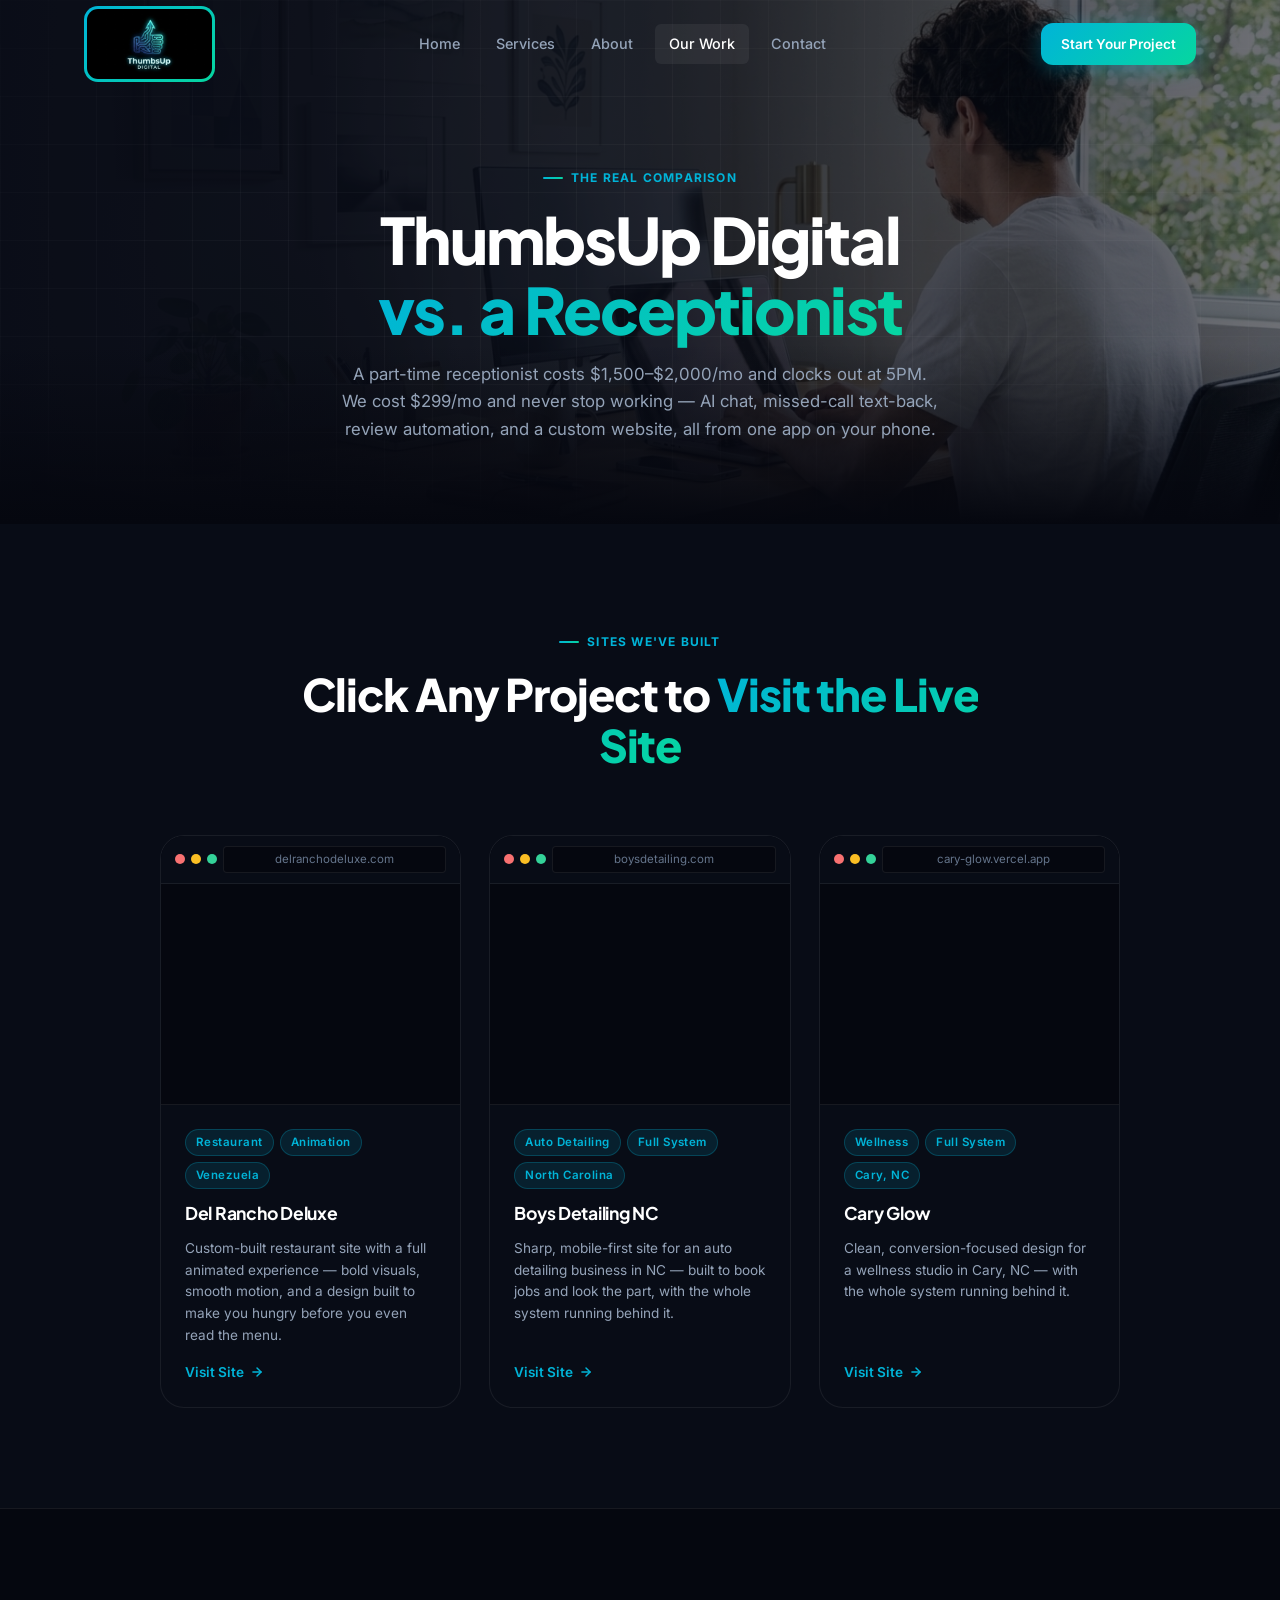
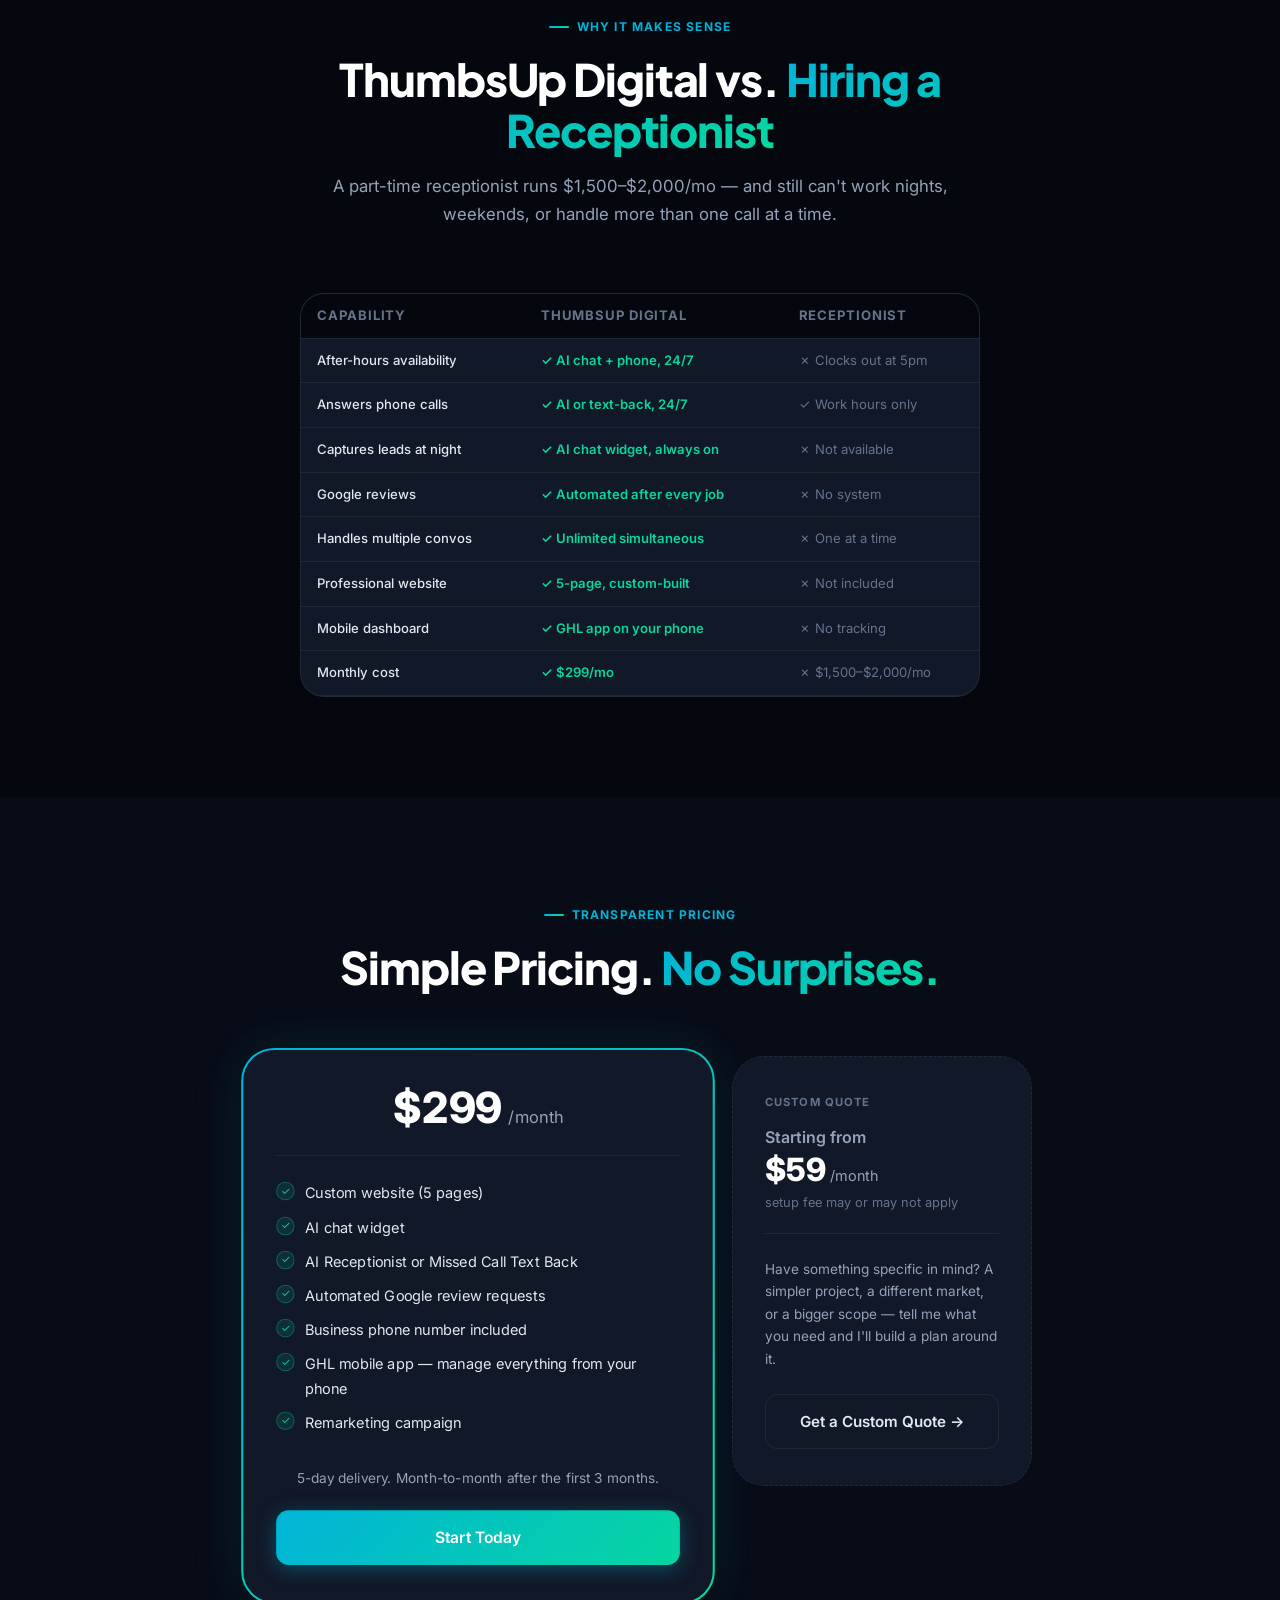
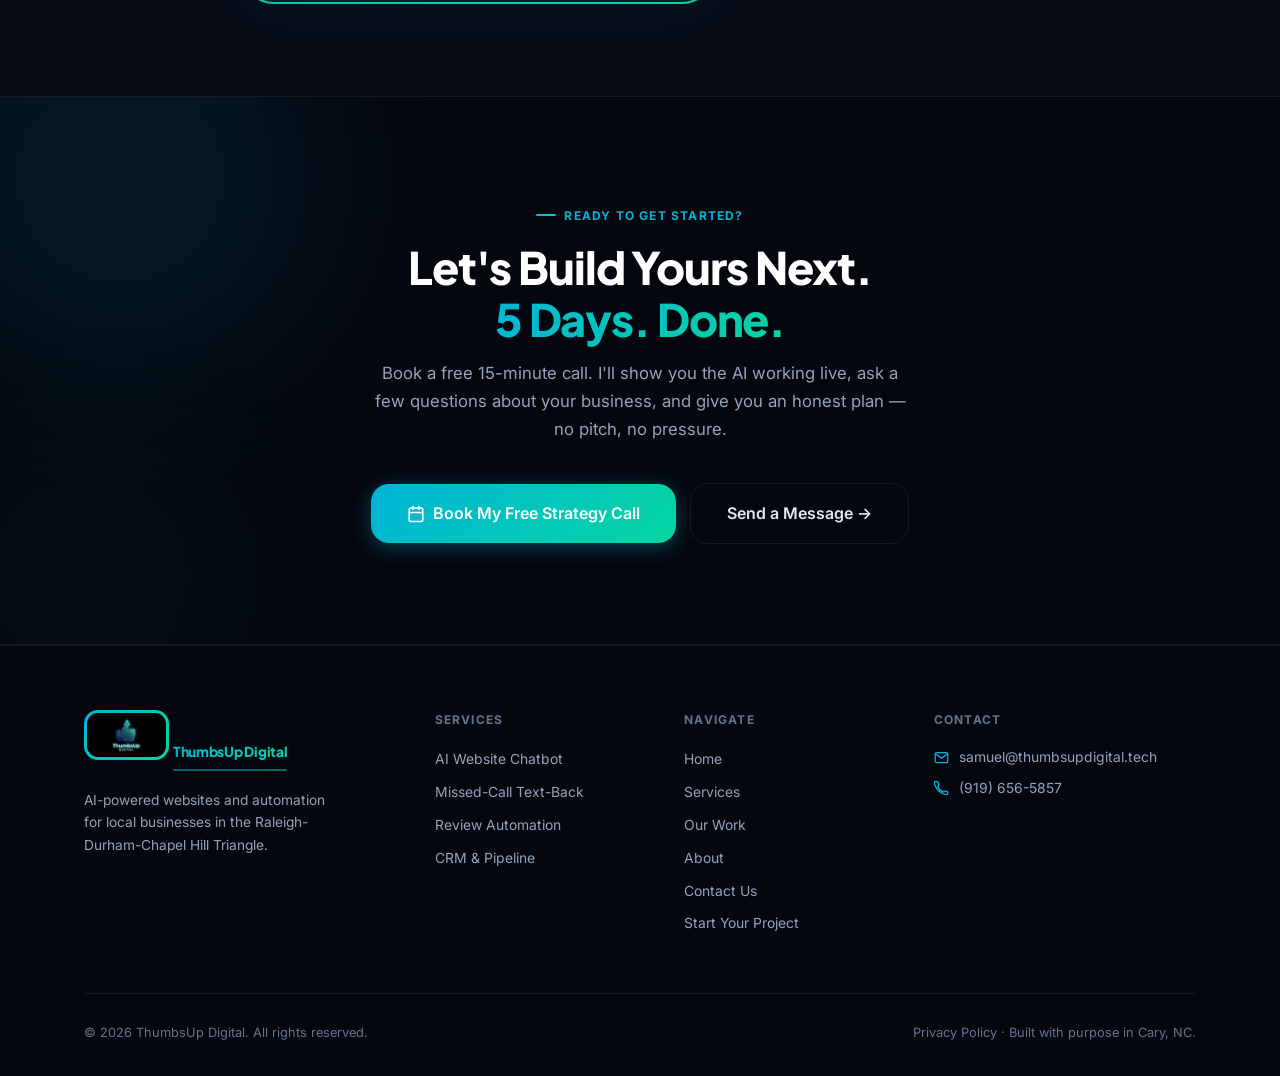
<file: portfolio.html>
<!DOCTYPE html>
<html lang="en">
<head>
  <meta charset="UTF-8" />
  <meta name="viewport" content="width=device-width, initial-scale=1.0" />
  <title>Our Work — ThumbsUp Digital | Websites Built for the Triangle</title>
  <meta name="description" content="See the websites and AI automation systems ThumbsUp Digital has built for local businesses in the Raleigh-Durham-Chapel Hill Triangle." />
  <link rel="canonical" href="https://thumbsupdigital.tech/portfolio.html" />

  <meta property="og:type"        content="website" />
  <meta property="og:url"         content="https://thumbsupdigital.tech/portfolio.html" />
  <meta property="og:title"       content="Our Work — ThumbsUp Digital" />
  <meta property="og:description" content="Real websites and AI automation built for Triangle-area local businesses." />
  <meta property="og:image"       content="https://thumbsupdigital.tech/assets/images/logo.jpeg" />

  <link rel="icon" type="image/png" href="/favicon_centrado.png" />
  <link rel="apple-touch-icon" href="/favicon_centrado.png" />

  <!-- Google Analytics -->
  <script async src="https://www.googletagmanager.com/gtag/js?id=G-TW6WSBNVEM"></script>
  <script>
    window.dataLayer = window.dataLayer || [];
    function gtag(){dataLayer.push(arguments);}
    gtag('js', new Date()); gtag('config', 'G-TW6WSBNVEM');
  </script>

  <!-- Meta Pixel -->
  <script src="/js/pixel.js"></script>
  <noscript><img height="1" width="1" style="display:none" alt=""
    src="https://www.facebook.com/tr?id=1054206933794626&ev=PageView&noscript=1" /></noscript>

  <link rel="stylesheet" href="css/styles.css" />
  <style>
    @media (max-width: 640px) {
      .compare-block .comparison-table {
        width: 100%;
        table-layout: fixed;
      }
      .compare-block .comparison-table th,
      .compare-block .comparison-table td {
        font-size: 0.75rem;
        word-wrap: break-word;
        white-space: normal;
      }
      .compare-block .comparison-table th:first-child,
      .compare-block .comparison-table td:first-child {
        width: 40%;
      }
      .compare-block .comparison-table th:not(:first-child),
      .compare-block .comparison-table td:not(:first-child) {
        width: 30%;
      }
    }
  </style>
</head>
<body>

<!-- ── Navigation ─────────────────────────────────────────── -->
<nav id="navbar" role="navigation" aria-label="Main navigation">
  <div class="nav-inner">
    <a href="home.html" class="nav-logo" aria-label="ThumbsUp Digital home">
      <div class="nav-logo-border">
        <img src="assets/images/logo.jpeg" alt="ThumbsUp Digital" />
      </div>
    </a>
    <div class="nav-links">
      <a href="home.html">Home</a>
      <a href="services.html">Services</a>
      <a href="about.html">About</a>
      <a href="portfolio.html" class="active">Our Work</a>
      <a href="contact.html">Contact</a>
    </div>
    <a href="contact.html#contact" class="btn btn-primary btn-sm nav-cta desktop">Start Your Project</a>
    <button class="nav-hamburger" aria-label="Toggle menu" aria-expanded="false">
      <span></span><span></span><span></span>
    </button>
  </div>
</nav>

<div class="nav-mobile" role="navigation" aria-label="Mobile navigation">
  <a href="home.html">Home</a>
  <a href="services.html">Services</a>
  <a href="about.html">About</a>
  <a href="portfolio.html">Our Work</a>
  <a href="contact.html">Contact</a>
  <a href="contact.html#contact" class="btn btn-primary">Start Your Project</a>
</div>

<!-- ── Page Hero ───────────────────────────────────────────── -->
<section class="page-hero" aria-labelledby="portfolio-hero-heading">
  <div class="hero-bg"></div>
  <div class="hero-grid"></div>
  <div class="container">
    <span class="section-label" style="justify-content:center;">The Real Comparison</span>
    <h1 class="display-1 fade-up" id="portfolio-hero-heading">ThumbsUp Digital<br><span class="gradient-text">vs. a Receptionist</span></h1>
    <p class="fade-up fade-up-delay-1">A part-time receptionist costs $1,500–$2,000/mo and clocks out at 5PM. We cost $299/mo and never stop working — AI chat, missed-call text-back, review automation, and a custom website, all from one app on your phone.</p>
  </div>
</section>


<!-- ── Portfolio Grid ──────────────────────────────────────── -->
<section class="section" aria-labelledby="portfolio-heading">
  <div class="container">
    <div class="section-header fade-up">
      <span class="section-label">Sites We've Built</span>
      <h2 class="display-2" id="portfolio-heading">Click Any Project to <span class="gradient-text">Visit the Live Site</span></h2>
    </div>

    <div style="display:grid;grid-template-columns:repeat(auto-fit,minmax(300px,1fr));gap:28px;max-width:960px;margin:0 auto;">

      <!-- Card 1 — Del Rancho Deluxe -->
      <a href="https://delranchodeluxe.com/" target="_blank" rel="noopener" class="portfolio-card fade-up fade-up-delay-1" aria-label="Del Rancho Deluxe — visit live site">
        <div class="portfolio-preview">
          <div class="portfolio-browser-bar">
            <span class="browser-dot"></span>
            <span class="browser-dot"></span>
            <span class="browser-dot"></span>
            <span class="browser-url">delranchodeluxe.com</span>
          </div>
          <div class="portfolio-screenshot" style="position:relative;overflow:hidden;">
            <iframe src="https://delranchodeluxe.com/" style="width:1280px;height:900px;border:none;pointer-events:none;transform:scale(0.35);transform-origin:top left;display:block;" loading="lazy" scrolling="no" tabindex="-1" title="Del Rancho Deluxe website preview"></iframe>
          </div>
        </div>
        <div class="portfolio-info">
          <div class="portfolio-tags">
            <span class="portfolio-tag">Restaurant</span>
            <span class="portfolio-tag">Animation</span>
            <span class="portfolio-tag">Venezuela</span>
          </div>
          <h3 class="portfolio-title">Del Rancho Deluxe</h3>
          <p class="portfolio-desc">Custom-built restaurant site with a full animated experience — bold visuals, smooth motion, and a design built to make you hungry before you even read the menu.</p>
          <span class="portfolio-link">Visit Site <svg width="14" height="14" viewBox="0 0 24 24" fill="none" stroke="currentColor" stroke-width="2.5" stroke-linecap="round" stroke-linejoin="round" aria-hidden="true"><line x1="5" y1="12" x2="19" y2="12"/><polyline points="12 5 19 12 12 19"/></svg></span>
        </div>
      </a>

      <!-- Card 2 — Boys Detailing NC -->
      <a href="https://boysdetailing.com/" target="_blank" rel="noopener" class="portfolio-card fade-up fade-up-delay-2" aria-label="Boys Detailing NC — visit live site">
        <div class="portfolio-preview">
          <div class="portfolio-browser-bar">
            <span class="browser-dot"></span>
            <span class="browser-dot"></span>
            <span class="browser-dot"></span>
            <span class="browser-url">boysdetailing.com</span>
          </div>
          <div class="portfolio-screenshot" style="position:relative;overflow:hidden;">
            <iframe src="https://boysdetailing.com/" style="width:1280px;height:900px;border:none;pointer-events:none;transform:scale(0.35) translateX(-260px);transform-origin:top left;display:block;" loading="lazy" scrolling="no" tabindex="-1" title="Boys Detailing NC website preview"></iframe>
          </div>
        </div>
        <div class="portfolio-info">
          <div class="portfolio-tags">
            <span class="portfolio-tag">Auto Detailing</span>
            <span class="portfolio-tag">Full System</span>
            <span class="portfolio-tag">North Carolina</span>
          </div>
          <h3 class="portfolio-title">Boys Detailing NC</h3>
          <p class="portfolio-desc">Sharp, mobile-first site for an auto detailing business in NC — built to book jobs and look the part, with the whole system running behind it.</p>
          <span class="portfolio-link">Visit Site <svg width="14" height="14" viewBox="0 0 24 24" fill="none" stroke="currentColor" stroke-width="2.5" stroke-linecap="round" stroke-linejoin="round" aria-hidden="true"><line x1="5" y1="12" x2="19" y2="12"/><polyline points="12 5 19 12 12 19"/></svg></span>
        </div>
      </a>

      <!-- Card 3 — Cary Glow -->
      <a href="https://cary-glow.vercel.app/" target="_blank" rel="noopener" class="portfolio-card fade-up fade-up-delay-3" aria-label="Cary Glow — visit live site">
        <div class="portfolio-preview">
          <div class="portfolio-browser-bar">
            <span class="browser-dot"></span>
            <span class="browser-dot"></span>
            <span class="browser-dot"></span>
            <span class="browser-url">cary-glow.vercel.app</span>
          </div>
          <div class="portfolio-screenshot" style="position:relative;overflow:hidden;">
            <iframe src="https://cary-glow.vercel.app/" style="width:1280px;height:900px;border:none;pointer-events:none;transform:scale(0.35);transform-origin:top left;display:block;" loading="lazy" scrolling="no" tabindex="-1" title="Cary Glow website preview"></iframe>
          </div>
        </div>
        <div class="portfolio-info">
          <div class="portfolio-tags">
            <span class="portfolio-tag">Wellness</span>
            <span class="portfolio-tag">Full System</span>
            <span class="portfolio-tag">Cary, NC</span>
          </div>
          <h3 class="portfolio-title">Cary Glow</h3>
          <p class="portfolio-desc">Clean, conversion-focused design for a wellness studio in Cary, NC — with the whole system running behind it.</p>
          <span class="portfolio-link">Visit Site <svg width="14" height="14" viewBox="0 0 24 24" fill="none" stroke="currentColor" stroke-width="2.5" stroke-linecap="round" stroke-linejoin="round" aria-hidden="true"><line x1="5" y1="12" x2="19" y2="12"/><polyline points="12 5 19 12 12 19"/></svg></span>
        </div>
      </a>

    </div>
  </div>
</section>

<!-- ── Comparison Table ────────────────────────────────────── -->
<section class="section" style="background:var(--bg-0);border-top:1px solid var(--border);" aria-labelledby="compare-heading">
  <div class="container">
    <div class="section-header fade-up">
      <span class="section-label">Why It Makes Sense</span>
      <h2 class="display-2" id="compare-heading">ThumbsUp Digital vs. <span class="gradient-text">Hiring a Receptionist</span></h2>
      <p>A part-time receptionist runs $1,500–$2,000/mo — and still can't work nights, weekends, or handle more than one call at a time.</p>
    </div>

    <div style="max-width:680px;margin:0 auto;" class="fade-up">
      <div class="compare-block card">
        <table class="comparison-table" role="table" aria-label="ThumbsUp Digital vs receptionist">
          <thead>
            <tr>
              <th scope="col">Capability</th>
              <th scope="col">ThumbsUp Digital</th>
              <th scope="col">Receptionist</th>
            </tr>
          </thead>
          <tbody>
            <tr><td>After-hours availability</td><td>✓ AI chat + phone, 24/7</td><td>✗ Clocks out at 5pm</td></tr>
            <tr><td>Answers phone calls</td><td>✓ AI or text-back, 24/7</td><td>✓ Work hours only</td></tr>
            <tr><td>Captures leads at night</td><td>✓ AI chat widget, always on</td><td>✗ Not available</td></tr>
            <tr><td>Google reviews</td><td>✓ Automated after every job</td><td>✗ No system</td></tr>
            <tr><td>Handles multiple convos</td><td>✓ Unlimited simultaneous</td><td>✗ One at a time</td></tr>
            <tr><td>Professional website</td><td>✓ 5-page, custom-built</td><td>✗ Not included</td></tr>
            <tr><td>Mobile dashboard</td><td>✓ GHL app on your phone</td><td>✗ No tracking</td></tr>
            <tr><td>Monthly cost</td><td>✓ $299/mo</td><td>✗ $1,500–$2,000/mo</td></tr>
          </tbody>
        </table>
      </div>
    </div>

  </div>
</section>

<!-- ── Plans ────────────────────────────────────────────────── -->
<section id="plans" class="section" aria-labelledby="plans-heading">
  <div class="container">
    <div class="section-header fade-up">
      <span class="section-label">Transparent Pricing</span>
      <h2 class="display-2" id="plans-heading">Simple Pricing. <span class="gradient-text">No Surprises.</span></h2>
    </div>

    <div style="display:flex;flex-wrap:wrap;justify-content:center;align-items:flex-start;gap:24px;" class="fade-up">
      <div class="plan-card popular" style="max-width:460px;width:100%;">
        <div style="text-align:center;margin-bottom:24px;">
          <div style="display:flex;align-items:baseline;justify-content:center;gap:6px;">
            <span style="font-size:2.6rem;font-weight:800;color:var(--white);line-height:1;">$299</span>
            <span style="font-size:1rem;color:var(--text-2);">/month</span>
          </div>
        </div>
        <div class="plan-divider"></div>
        <ul class="plan-features">
          <li class="plan-feature"><span class="plan-feature-icon" aria-hidden="true">✓</span>Custom website (5 pages)</li>
          <li class="plan-feature"><span class="plan-feature-icon" aria-hidden="true">✓</span>AI chat widget</li>
          <li class="plan-feature"><span class="plan-feature-icon" aria-hidden="true">✓</span>AI Receptionist or Missed Call Text Back</li>
          <li class="plan-feature"><span class="plan-feature-icon" aria-hidden="true">✓</span>Automated Google review requests</li>
          <li class="plan-feature"><span class="plan-feature-icon" aria-hidden="true">✓</span>Business phone number included</li>
          <li class="plan-feature"><span class="plan-feature-icon" aria-hidden="true">✓</span>GHL mobile app — manage everything from your phone</li>
          <li class="plan-feature"><span class="plan-feature-icon" aria-hidden="true">✓</span>Remarketing campaign</li>
        </ul>
        <p style="font-size:0.83rem;color:var(--text-2);text-align:center;margin-bottom:20px;">5-day delivery. Month-to-month after the first 3 months.</p>
        <a href="https://api.thumbsupdigital.tech/widget/bookings/thumbsup/strategy-call" target="_blank" rel="noopener" class="btn btn-primary" style="text-align:center;justify-content:center;">Start Today</a>
      </div>

      <!-- Custom Quote Card -->
      <div class="plan-card" style="max-width:300px;width:100%;border-style:dashed;">
        <div style="font-size:0.7rem;font-weight:700;letter-spacing:0.1em;text-transform:uppercase;color:var(--text-3);margin-bottom:12px;">Custom Quote</div>
        <div style="font-size:1rem;font-weight:600;color:var(--text-2);margin-bottom:4px;">Starting from</div>
        <div style="display:flex;align-items:baseline;gap:4px;margin-bottom:4px;">
          <span style="font-size:2rem;font-weight:800;color:var(--white);line-height:1;">$59</span>
          <span style="font-size:0.9rem;color:var(--text-2);">/month</span>
        </div>
        <div style="font-size:0.8rem;color:var(--text-3);margin-bottom:20px;">setup fee may or may not apply</div>
        <div class="plan-divider"></div>
        <p style="font-size:0.85rem;color:var(--text-2);line-height:1.65;margin-bottom:24px;">Have something specific in mind? A simpler project, a different market, or a bigger scope — tell me what you need and I'll build a plan around it.</p>
        <a href="contact.html#contact" class="btn btn-ghost" style="text-align:center;justify-content:center;width:100%;">Get a Custom Quote →</a>
      </div>

    </div>

  </div>
</section>

<!-- ── Final CTA ───────────────────────────────────────────── -->
<section id="cta-final" aria-labelledby="portfolio-cta-heading">
  <div class="orb orb-blue" aria-hidden="true"></div>
  <div class="orb orb-teal" aria-hidden="true"></div>
  <div class="container">
    <span class="section-label" style="justify-content:center;">Ready to Get Started?</span>
    <h2 class="display-2 fade-up" id="portfolio-cta-heading">Let's Build Yours Next.<br><span class="gradient-text">5 Days. Done.</span></h2>
    <p class="fade-up fade-up-delay-1 text-2">Book a free 15-minute call. I'll show you the AI working live, ask a few questions about your business, and give you an honest plan — no pitch, no pressure.</p>
    <div class="cta-actions fade-up fade-up-delay-2">
      <a href="https://api.thumbsupdigital.tech/widget/bookings/thumbsup/strategy-call" target="_blank" rel="noopener" class="btn btn-primary btn-lg">
        <svg width="18" height="18" viewBox="0 0 24 24" fill="none" stroke="currentColor" stroke-width="2.2" stroke-linecap="round" stroke-linejoin="round" aria-hidden="true"><rect x="3" y="4" width="18" height="18" rx="2"/><line x1="16" y1="2" x2="16" y2="6"/><line x1="8" y1="2" x2="8" y2="6"/><line x1="3" y1="10" x2="21" y2="10"/></svg>
        Book My Free Strategy Call
      </a>
      <a href="contact.html" class="btn btn-ghost btn-lg">Send a Message →</a>
    </div>
  </div>
</section>

<!-- ── Footer ──────────────────────────────────────────────── -->
<footer>
  <div class="footer-inner">
    <div class="footer-top">

      <div class="footer-brand">
        <a href="home.html" aria-label="ThumbsUp Digital home">
          <div class="nav-logo-border">
            <img src="assets/images/logo.jpeg" alt="ThumbsUp Digital" />
          </div>
        </a>
        <p class="footer-brand-name">ThumbsUp Digital</p>
        <p>AI-powered websites and automation for local businesses in the Raleigh-Durham-Chapel Hill Triangle.</p>
      </div>

      <div class="footer-col">
        <h4>Services</h4>
        <a href="services.html">AI Website Chatbot</a>
        <a href="services.html">Missed-Call Text-Back</a>
        <a href="services.html">Review Automation</a>
        <a href="services.html">CRM &amp; Pipeline</a>
      </div>

      <div class="footer-col">
        <h4>Navigate</h4>
        <a href="home.html">Home</a>
        <a href="services.html">Services</a>
        <a href="portfolio.html">Our Work</a>
        <a href="about.html">About</a>
        <a href="contact.html">Contact Us</a>
        <a href="contact.html#contact">Start Your Project</a>
      </div>

      <div class="footer-col">
        <h4>Contact</h4>
        <div class="footer-contact-item">
          <svg width="15" height="15" viewBox="0 0 24 24" fill="none" stroke="var(--blue)" stroke-width="2" stroke-linecap="round" stroke-linejoin="round" aria-hidden="true"><path d="M4 4h16c1.1 0 2 .9 2 2v12c0 1.1-.9 2-2 2H4c-1.1 0-2-.9-2-2V6c0-1.1.9-2 2-2z"/><polyline points="22,6 12,13 2,6"/></svg>
          <a href="mailto:samuel@thumbsupdigital.tech">samuel@thumbsupdigital.tech</a>
        </div>
        <div class="footer-contact-item">
          <svg width="15" height="15" viewBox="0 0 24 24" fill="none" stroke="var(--blue)" stroke-width="2" stroke-linecap="round" stroke-linejoin="round" aria-hidden="true"><path d="M22 16.92v3a2 2 0 01-2.18 2 19.79 19.79 0 01-8.63-3.07A19.5 19.5 0 013.07 9.8a19.79 19.79 0 01-3.07-8.68A2 2 0 012 .92H5a2 2 0 012 1.72c.127.96.361 1.903.7 2.81a2 2 0 01-.45 2.11L6.09 8.91A16 16 0 0015.1 17.9l1.27-1.27a2 2 0 012.11-.45c.907.339 1.85.573 2.81.7A2 2 0 0122 18.92z"/></svg>
          <a href="tel:+19196565857">(919) 656-5857</a>
        </div>
      </div>

    </div>
    <div class="footer-bottom">
      <span>© 2026 ThumbsUp Digital. All rights reserved.</span>
      <span><a href="/privacy">Privacy Policy</a> · Built with purpose in Cary, NC.</span>
    </div>
  </div>
</footer>


<style>
  .portfolio-grid {
    display: grid;
    grid-template-columns: 1fr;
    max-width: 580px;
    margin-left: auto;
    margin-right: auto;
    gap: 28px;
    margin-top: 48px;
  }
  .portfolio-card {
    display: flex;
    flex-direction: column;
    background: var(--bg-1);
    border: 1px solid var(--border);
    border-radius: var(--r-xl);
    overflow: hidden;
    text-decoration: none;
    color: inherit;
    transition: border-color 0.2s, transform 0.2s, box-shadow 0.2s;
  }
  .portfolio-card:hover {
    border-color: rgba(0,180,216,0.45);
    transform: translateY(-4px);
    box-shadow: 0 20px 40px rgba(0,0,0,0.3);
  }
  .portfolio-preview {
    border-bottom: 1px solid var(--border);
    background: var(--bg-0);
  }
  .portfolio-browser-bar {
    display: flex;
    align-items: center;
    gap: 6px;
    padding: 10px 14px;
    border-bottom: 1px solid var(--border);
    background: var(--bg-1);
  }
  .browser-dot {
    width: 10px;
    height: 10px;
    border-radius: 50%;
    background: var(--border);
  }
  .browser-dot:nth-child(1) { background: #f87171; }
  .browser-dot:nth-child(2) { background: #fbbf24; }
  .browser-dot:nth-child(3) { background: #34d399; }
  .browser-url {
    flex: 1;
    text-align: center;
    font-size: 0.72rem;
    color: var(--text-3);
    background: var(--bg-0);
    border-radius: 4px;
    padding: 3px 10px;
    border: 1px solid var(--border);
  }
  .portfolio-screenshot {
    height: 220px;
    width: 100%;
    object-fit: cover;
    display: block;
  }
  .portfolio-placeholder {
    display: flex;
    flex-direction: column;
    align-items: center;
    justify-content: center;
    gap: 12px;
    background: repeating-linear-gradient(
      45deg,
      var(--bg-0),
      var(--bg-0) 10px,
      var(--bg-1) 10px,
      var(--bg-1) 20px
    );
  }
  .portfolio-placeholder p {
    font-size: 0.8rem;
    color: var(--text-3);
    margin: 0;
  }
  .portfolio-info {
    padding: 24px;
    flex: 1;
    display: flex;
    flex-direction: column;
    gap: 10px;
  }
  .portfolio-tags {
    display: flex;
    flex-wrap: wrap;
    gap: 6px;
  }
  .portfolio-tag {
    font-size: 0.72rem;
    font-weight: 600;
    letter-spacing: 0.04em;
    color: var(--blue);
    background: var(--blue-dim);
    border: 1px solid rgba(0,180,216,0.25);
    border-radius: 20px;
    padding: 3px 10px;
  }
  .portfolio-title {
    font-size: 1.1rem;
    font-weight: 700;
    color: var(--white);
    margin: 0;
    font-family: var(--font-display);
  }
  .portfolio-desc {
    font-size: 0.85rem;
    color: var(--text-2);
    line-height: 1.6;
    margin: 0;
    flex: 1;
  }
  .portfolio-link {
    display: inline-flex;
    align-items: center;
    gap: 6px;
    font-size: 0.85rem;
    font-weight: 600;
    color: var(--blue);
    margin-top: 4px;
    transition: gap 0.18s;
  }
  .portfolio-card:hover .portfolio-link { gap: 10px; }
  .visually-hidden { position:absolute;width:1px;height:1px;padding:0;margin:-1px;overflow:hidden;clip:rect(0,0,0,0);white-space:nowrap;border:0; }
</style>

<script src="js/main.js"></script>
</body>
</html>
</file>
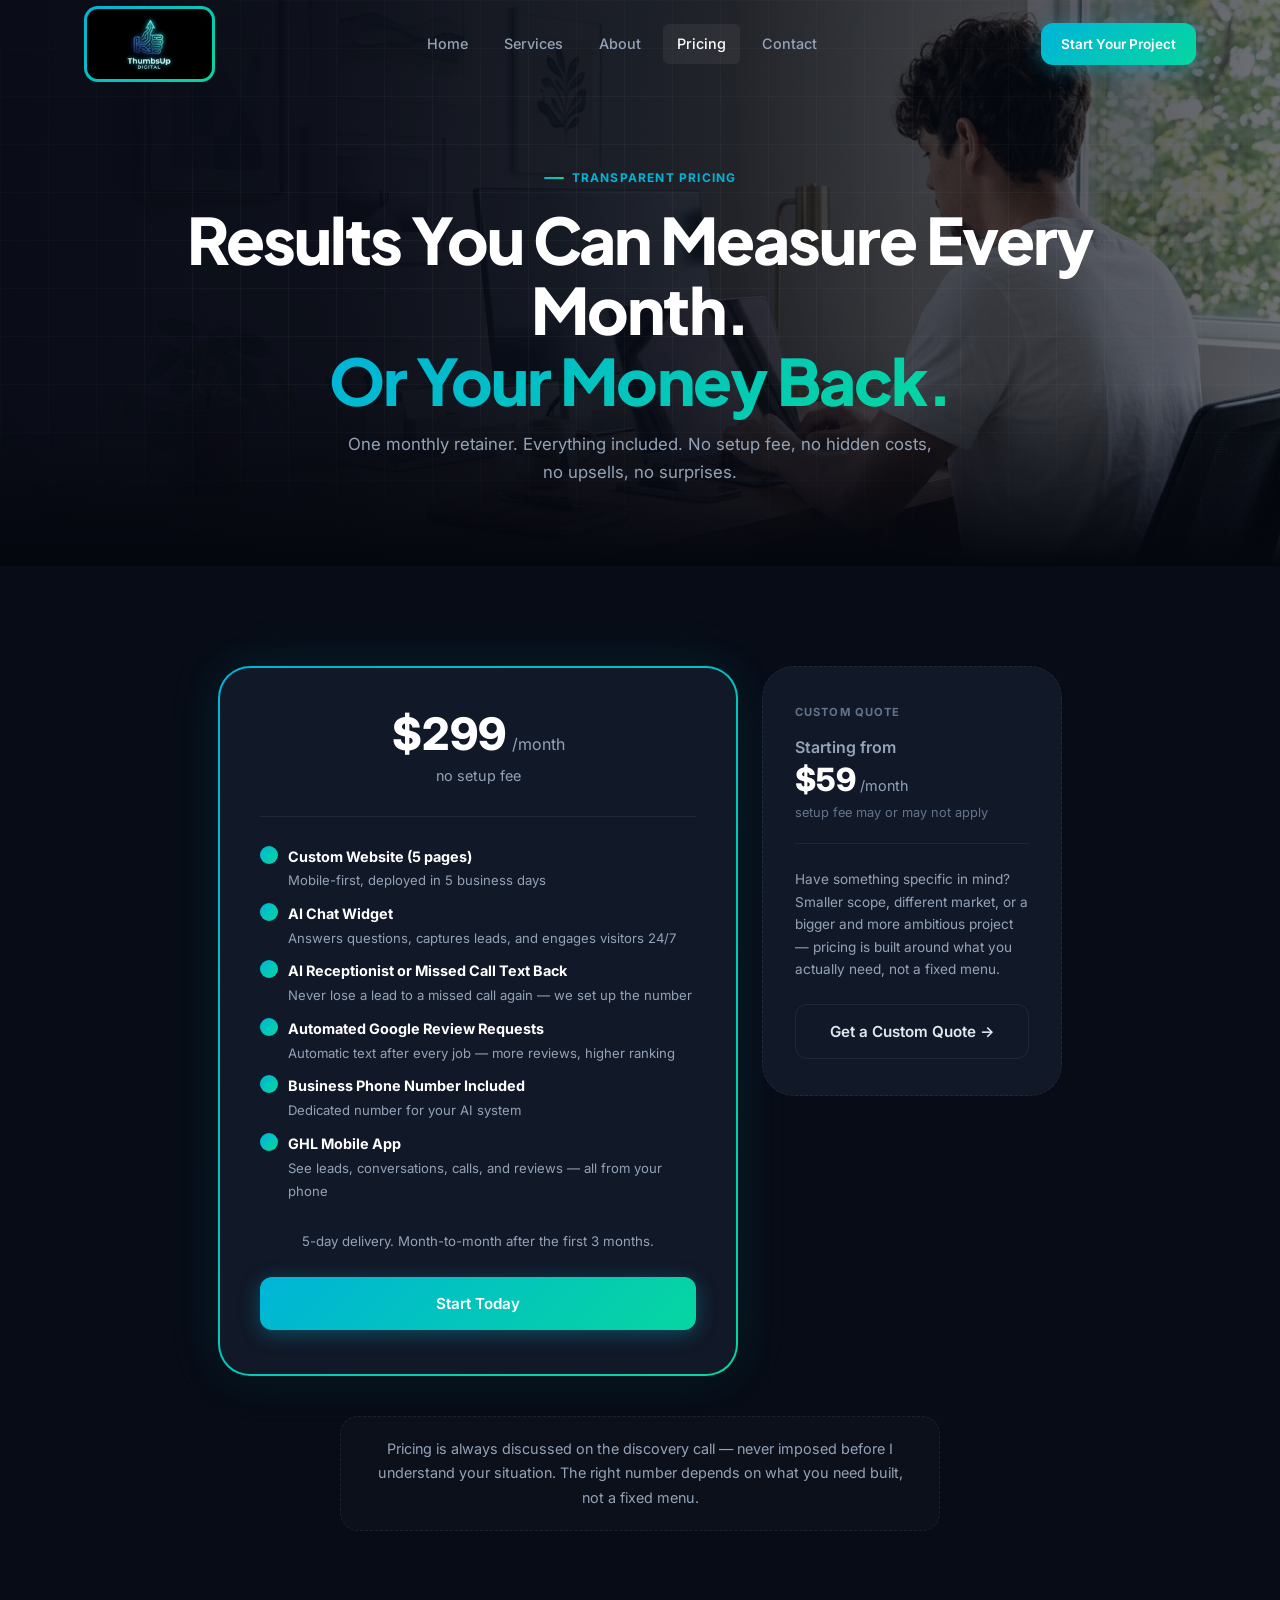
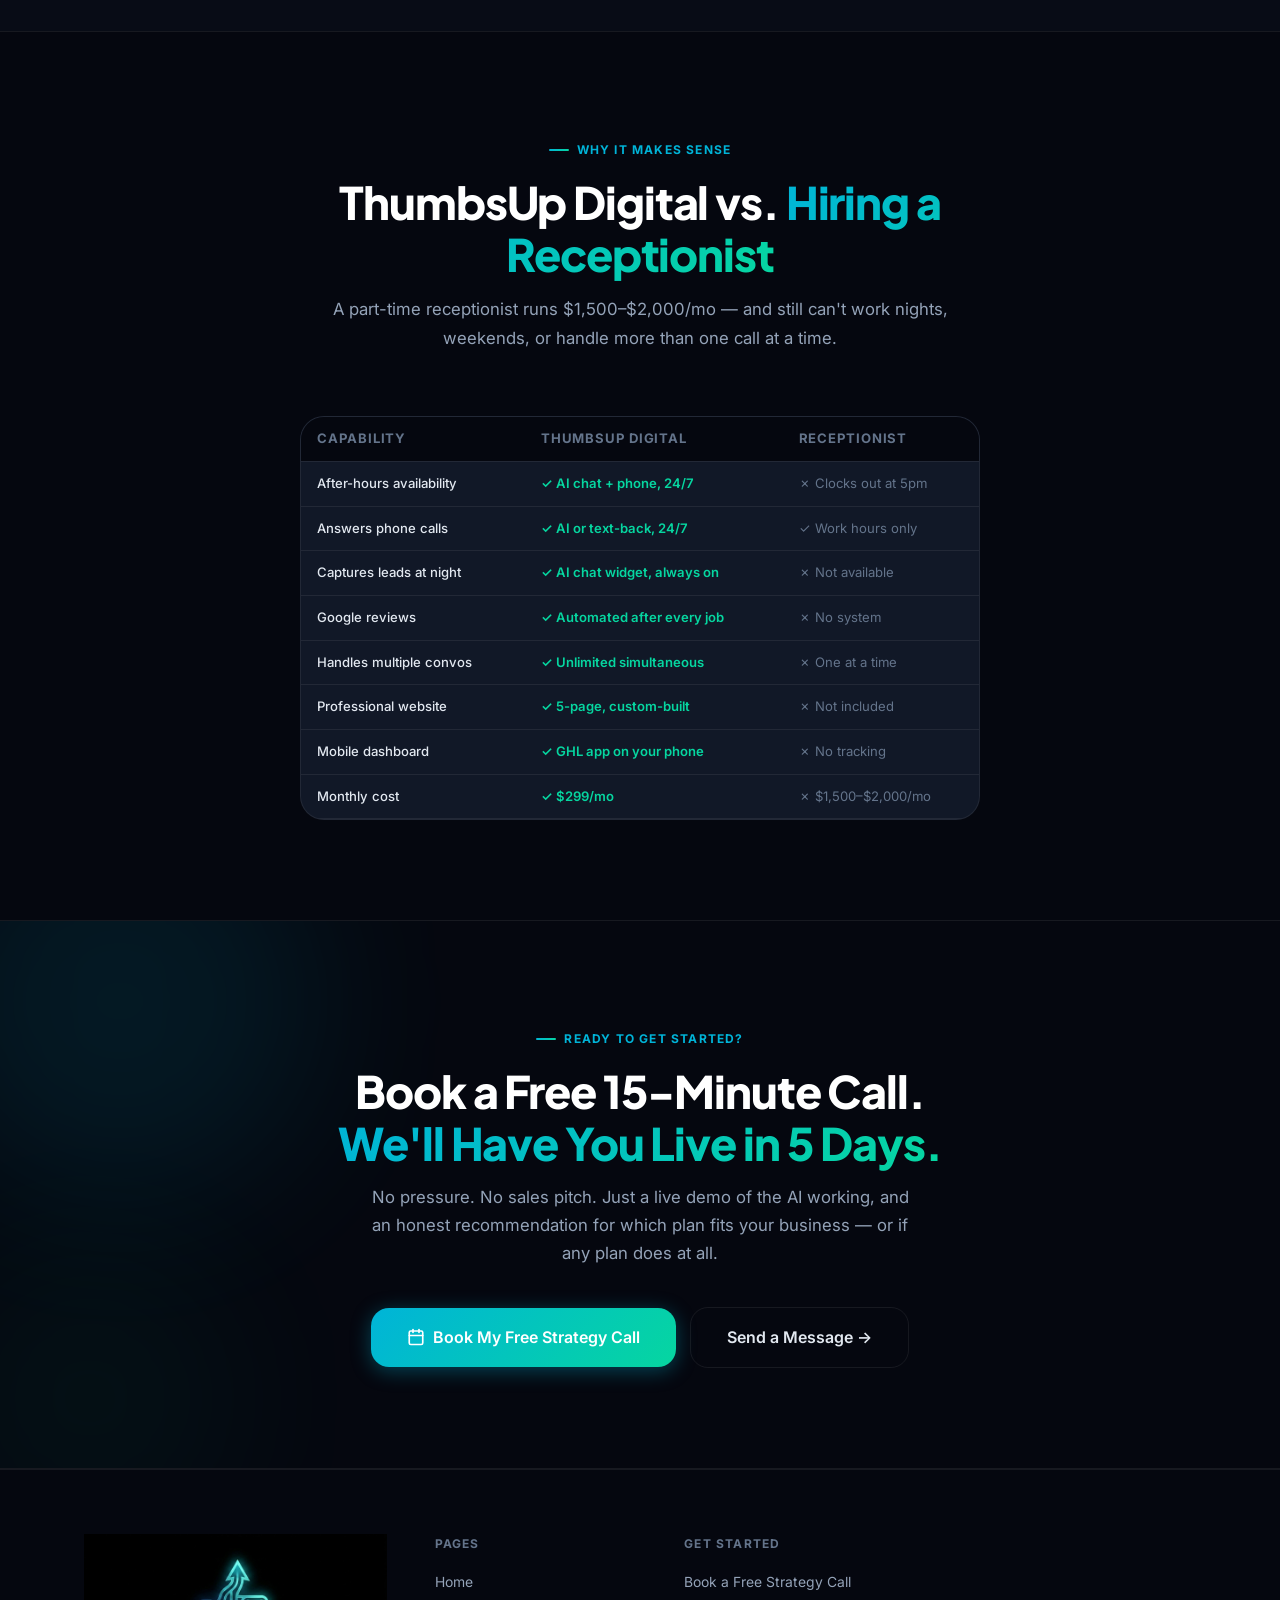
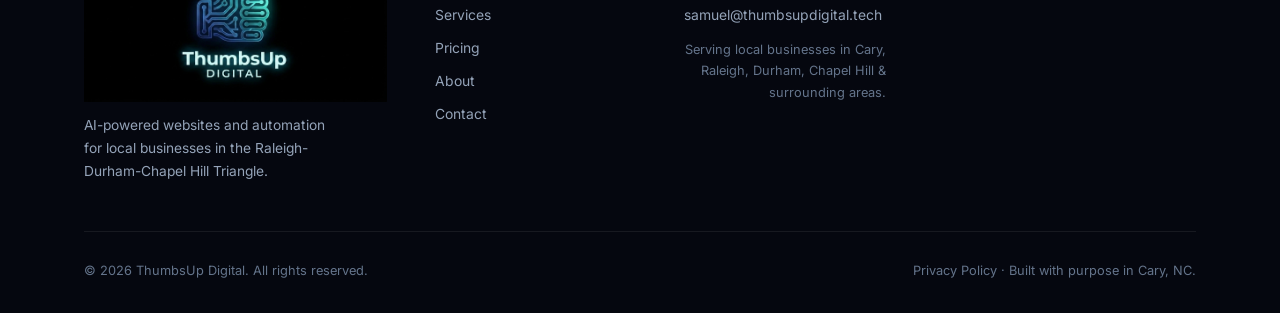
<file: pricing.html>
<!DOCTYPE html>
<html lang="en">
<head>
  <meta charset="UTF-8" />
  <meta name="viewport" content="width=device-width, initial-scale=1.0" />
  <title>Pricing — ThumbsUp Digital | AI Website & Automation Packages</title>
  <meta name="description" content="Simple, transparent pricing for local NC businesses. $100 setup fee, $299/month. Custom website, AI chat, missed-call text-back, and automated Google reviews. Serving the Raleigh-Durham Triangle." />
  <link rel="canonical" href="https://thumbsupdigital.tech/pricing.html" />

  <meta property="og:type"        content="website" />
  <meta property="og:url"         content="https://thumbsupdigital.tech/pricing.html" />
  <meta property="og:title"       content="Pricing — ThumbsUp Digital" />
  <meta property="og:description" content="Results you can measure every month — or your money back. Three plans, fully transparent pricing." />
  <meta property="og:image"       content="https://thumbsupdigital.tech/assets/images/logo.jpeg" />

  <link rel="icon" type="image/png" href="/favicon_centrado.png" />
  <link rel="apple-touch-icon" href="/favicon_centrado.png" />

  <!-- Google Analytics -->
  <script async src="https://www.googletagmanager.com/gtag/js?id=G-TW6WSBNVEM"></script>
  <script>
    window.dataLayer = window.dataLayer || [];
    function gtag(){dataLayer.push(arguments);}
    gtag('js', new Date()); gtag('config', 'G-TW6WSBNVEM');
  </script>

  <!-- Meta Pixel -->
  <script src="/js/pixel.js"></script>
  <noscript><img height="1" width="1" style="display:none" alt=""
    src="https://www.facebook.com/tr?id=1054206933794626&ev=PageView&noscript=1" /></noscript>

  <link rel="stylesheet" href="css/styles.css" />
</head>
<body>

<!-- ── Navigation ─────────────────────────────────────────── -->
<nav id="navbar" role="navigation" aria-label="Main navigation">
  <div class="nav-inner">
    <a href="home.html" class="nav-logo" aria-label="ThumbsUp Digital home">
      <div class="nav-logo-border">
        <img src="assets/images/logo.jpeg" alt="ThumbsUp Digital" />
      </div>
    </a>
    <div class="nav-links">
      <a href="home.html">Home</a>
      <a href="services.html">Services</a>
      <a href="about.html">About</a>
      <a href="pricing.html">Pricing</a>
      <a href="contact.html">Contact</a>
    </div>
    <a href="contact.html#contact" class="btn btn-primary btn-sm nav-cta desktop">Start Your Project</a>
    <button class="nav-hamburger" aria-label="Toggle menu" aria-expanded="false">
      <span></span><span></span><span></span>
    </button>
  </div>
</nav>

<div class="nav-mobile" role="navigation" aria-label="Mobile navigation">
  <a href="home.html">Home</a>
  <a href="services.html">Services</a>
  <a href="about.html">About</a>
  <a href="pricing.html">Pricing</a>
  <a href="contact.html">Contact</a>
  <a href="contact.html#contact" class="btn btn-primary">Start Your Project</a>
</div>

<!-- ── Page Hero ───────────────────────────────────────────── -->
<section class="page-hero" aria-labelledby="pricing-hero-heading">
  <div class="hero-bg"></div>
  <div class="hero-grid"></div>
  <div class="container">
    <span class="section-label" style="justify-content:center;">Transparent Pricing</span>
    <h1 class="display-1 fade-up" id="pricing-hero-heading">Results You Can Measure Every Month.<br><span class="gradient-text">Or Your Money Back.</span></h1>
    <p class="fade-up fade-up-delay-1">One monthly retainer. Everything included. No setup fee, no hidden costs, no upsells, no surprises.</p>
  </div>
</section>

<!-- ── Pricing Plans ───────────────────────────────────────── -->
<section class="section" aria-labelledby="plans-heading">
  <div class="container">
    <h2 class="visually-hidden" id="plans-heading">Service Plan</h2>

    <div style="display:flex;flex-wrap:wrap;justify-content:center;align-items:flex-start;gap:24px;" class="fade-up">
      <div class="plan-card-full popular" style="max-width:520px;width:100%;">
        <div style="text-align:center;margin-bottom:28px;">
          <div style="display:flex;align-items:baseline;justify-content:center;gap:6px;">
            <span style="font-size:2.8rem;font-weight:800;color:var(--white);line-height:1;">$299</span>
            <span style="font-size:1rem;color:var(--text-2);">/month</span>
          </div>
          <div style="font-size:0.9rem;color:var(--text-2);margin-top:6px;">no setup fee</div>
        </div>

        <div style="height:1px;background:var(--border);margin-bottom:28px;"></div>

        <ul class="plan-features" style="margin-bottom:28px;">
          <li class="plan-feature"><span class="plan-feature-icon" style="background:var(--grad);border:none;" aria-hidden="true">✓</span><div><strong style="color:var(--white);display:block;font-size:0.9rem;">Custom Website (5 pages)</strong><span style="font-size:0.82rem;color:var(--text-2);">Mobile-first, deployed in 5 business days</span></div></li>
          <li class="plan-feature"><span class="plan-feature-icon" style="background:var(--grad);border:none;" aria-hidden="true">✓</span><div><strong style="color:var(--white);display:block;font-size:0.9rem;">AI Chat Widget</strong><span style="font-size:0.82rem;color:var(--text-2);">Answers questions, captures leads, and engages visitors 24/7</span></div></li>
          <li class="plan-feature"><span class="plan-feature-icon" style="background:var(--grad);border:none;" aria-hidden="true">✓</span><div><strong style="color:var(--white);display:block;font-size:0.9rem;">AI Receptionist or Missed Call Text Back</strong><span style="font-size:0.82rem;color:var(--text-2);">Never lose a lead to a missed call again — we set up the number</span></div></li>
          <li class="plan-feature"><span class="plan-feature-icon" style="background:var(--grad);border:none;" aria-hidden="true">✓</span><div><strong style="color:var(--white);display:block;font-size:0.9rem;">Automated Google Review Requests</strong><span style="font-size:0.82rem;color:var(--text-2);">Automatic text after every job — more reviews, higher ranking</span></div></li>
          <li class="plan-feature"><span class="plan-feature-icon" style="background:var(--grad);border:none;" aria-hidden="true">✓</span><div><strong style="color:var(--white);display:block;font-size:0.9rem;">Business Phone Number Included</strong><span style="font-size:0.82rem;color:var(--text-2);">Dedicated number for your AI system</span></div></li>
          <li class="plan-feature"><span class="plan-feature-icon" style="background:var(--grad);border:none;" aria-hidden="true">✓</span><div><strong style="color:var(--white);display:block;font-size:0.9rem;">GHL Mobile App</strong><span style="font-size:0.82rem;color:var(--text-2);">See leads, conversations, calls, and reviews — all from your phone</span></div></li>
        </ul>

        <p style="text-align:center;font-size:0.83rem;color:var(--text-2);margin-bottom:24px;">5-day delivery. Month-to-month after the first 3 months.</p>
        <a href="https://api.thumbsupdigital.tech/widget/bookings/thumbsup/strategy-call" target="_blank" rel="noopener" class="btn btn-primary" style="justify-content:center;width:100%;">Start Today</a>
      </div>

      <!-- Custom Quote Card -->
      <div class="plan-card" style="max-width:300px;width:100%;border-style:dashed;align-self:flex-start;">
        <div style="font-size:0.7rem;font-weight:700;letter-spacing:0.1em;text-transform:uppercase;color:var(--text-3);margin-bottom:12px;">Custom Quote</div>
        <div style="font-size:1rem;font-weight:600;color:var(--text-2);margin-bottom:4px;">Starting from</div>
        <div style="display:flex;align-items:baseline;gap:4px;margin-bottom:4px;">
          <span style="font-size:2rem;font-weight:800;color:var(--white);line-height:1;">$59</span>
          <span style="font-size:0.9rem;color:var(--text-2);">/month</span>
        </div>
        <div style="font-size:0.8rem;color:var(--text-3);margin-bottom:20px;">setup fee may or may not apply</div>
        <div class="plan-divider"></div>
        <p style="font-size:0.85rem;color:var(--text-2);line-height:1.65;margin-bottom:24px;">Have something specific in mind? Smaller scope, different market, or a bigger and more ambitious project — pricing is built around what you actually need, not a fixed menu.</p>
        <a href="contact.html#contact" class="btn btn-ghost" style="text-align:center;justify-content:center;width:100%;">Get a Custom Quote →</a>
      </div>

    </div>

    <div style="max-width:600px;margin:40px auto 0;padding:20px 28px;background:rgba(255,255,255,0.02);border:1px dashed var(--border);border-radius:var(--r-lg);text-align:center;">
      <p style="font-size:0.9rem;color:var(--text-2);line-height:1.7;margin:0;">Pricing is always discussed on the discovery call — never imposed before I understand your situation. The right number depends on what you need built, not a fixed menu.</p>
    </div>

  </div>
</section>

<!-- ── Comparison Table ────────────────────────────────────── -->
<section class="section" style="background:var(--bg-0);border-top:1px solid var(--border);" aria-labelledby="compare-heading">
  <div class="container">
    <div class="section-header fade-up">
      <span class="section-label">Why It Makes Sense</span>
      <h2 class="display-2" id="compare-heading">ThumbsUp Digital vs. <span class="gradient-text">Hiring a Receptionist</span></h2>
      <p>A part-time receptionist runs $1,500–$2,000/mo — and still can't work nights, weekends, or handle more than one call at a time.</p>
    </div>

    <div style="max-width:680px;margin:0 auto;" class="fade-up">
      <div class="compare-block card">
        <table class="comparison-table" role="table" aria-label="ThumbsUp Digital vs receptionist">
          <thead>
            <tr>
              <th scope="col">Capability</th>
              <th scope="col">ThumbsUp Digital</th>
              <th scope="col">Receptionist</th>
            </tr>
          </thead>
          <tbody>
            <tr><td>After-hours availability</td><td>✓ AI chat + phone, 24/7</td><td>✗ Clocks out at 5pm</td></tr>
            <tr><td>Answers phone calls</td><td>✓ AI or text-back, 24/7</td><td>✓ Work hours only</td></tr>
            <tr><td>Captures leads at night</td><td>✓ AI chat widget, always on</td><td>✗ Not available</td></tr>
            <tr><td>Google reviews</td><td>✓ Automated after every job</td><td>✗ No system</td></tr>
            <tr><td>Handles multiple convos</td><td>✓ Unlimited simultaneous</td><td>✗ One at a time</td></tr>
            <tr><td>Professional website</td><td>✓ 5-page, custom-built</td><td>✗ Not included</td></tr>
            <tr><td>Mobile dashboard</td><td>✓ GHL app on your phone</td><td>✗ No tracking</td></tr>
            <tr><td>Monthly cost</td><td>✓ $299/mo</td><td>✗ $1,500–$2,000/mo</td></tr>
          </tbody>
        </table>
      </div>
    </div>

  </div>
</section>

<!-- ── Final CTA ───────────────────────────────────────────── -->
<section id="cta-final" aria-labelledby="pricing-cta-heading">
  <div class="orb orb-blue" aria-hidden="true"></div>
  <div class="orb orb-teal" aria-hidden="true"></div>
  <div class="container">
    <span class="section-label" style="justify-content:center;">Ready to Get Started?</span>
    <h2 class="display-2 fade-up" id="pricing-cta-heading">Book a Free 15-Minute Call.<br><span class="gradient-text">We'll Have You Live in 5 Days.</span></h2>
    <p class="fade-up fade-up-delay-1 text-2">No pressure. No sales pitch. Just a live demo of the AI working, and an honest recommendation for which plan fits your business — or if any plan does at all.</p>
    <div class="cta-actions fade-up fade-up-delay-2">
      <a href="https://api.thumbsupdigital.tech/widget/bookings/thumbsup/strategy-call" target="_blank" rel="noopener" class="btn btn-primary btn-lg">
        <svg width="18" height="18" viewBox="0 0 24 24" fill="none" stroke="currentColor" stroke-width="2.2" stroke-linecap="round" stroke-linejoin="round" aria-hidden="true"><rect x="3" y="4" width="18" height="18" rx="2"/><line x1="16" y1="2" x2="16" y2="6"/><line x1="8" y1="2" x2="8" y2="6"/><line x1="3" y1="10" x2="21" y2="10"/></svg>
        Book My Free Strategy Call
      </a>
      <a href="contact.html" class="btn btn-ghost btn-lg">Send a Message →</a>
    </div>
  </div>
</section>

<!-- ── Footer ──────────────────────────────────────────────── -->
<footer>
  <div class="footer-inner">
    <div class="footer-top">
      <div class="footer-brand">
        <img src="assets/images/logo.jpeg" alt="ThumbsUp Digital" />
        <p class="text-2">AI-powered websites and automation for local businesses in the Raleigh-Durham-Chapel Hill Triangle.</p>
      </div>
      <div class="footer-col">
        <h4>Pages</h4>
        <a href="home.html">Home</a>
        <a href="services.html">Services</a>
        <a href="pricing.html">Pricing</a>
        <a href="about.html">About</a>
        <a href="contact.html">Contact</a>
      </div>
      <div class="footer-col">
        <h4>Get Started</h4>
        <a href="https://api.thumbsupdigital.tech/widget/bookings/thumbsup/strategy-call" target="_blank" rel="noopener">Book a Free Strategy Call</a>
        <a href="mailto:samuel@thumbsupdigital.tech">samuel@thumbsupdigital.tech</a>
        <p class="footer-service-area" style="margin-top:12px;">Serving local businesses in Cary, Raleigh, Durham, Chapel Hill &amp; surrounding areas.</p>
      </div>
    </div>
    <div class="footer-bottom">
      <span>© 2026 ThumbsUp Digital. All rights reserved.</span>
      <span><a href="/privacy">Privacy Policy</a> · Built with purpose in Cary, NC.</span>
    </div>
  </div>
</footer>


<style>
  @media (max-width: 1024px) {
    .pricing-full-grid { grid-template-columns: 1fr !important; max-width: 520px; margin: 0 auto; }
  }
  .visually-hidden { position:absolute;width:1px;height:1px;padding:0;margin:-1px;overflow:hidden;clip:rect(0,0,0,0);white-space:nowrap;border:0; }
</style>

<script src="js/main.js"></script>
<script src="https://widgets.leadconnectorhq.com/loader.js" data-resources-url="https://widgets.leadconnectorhq.com/chat-widget/loader.js" data-widget-id="6a0787c3f7ab41bf964bd302"></script>
</body>
</html>
</file>
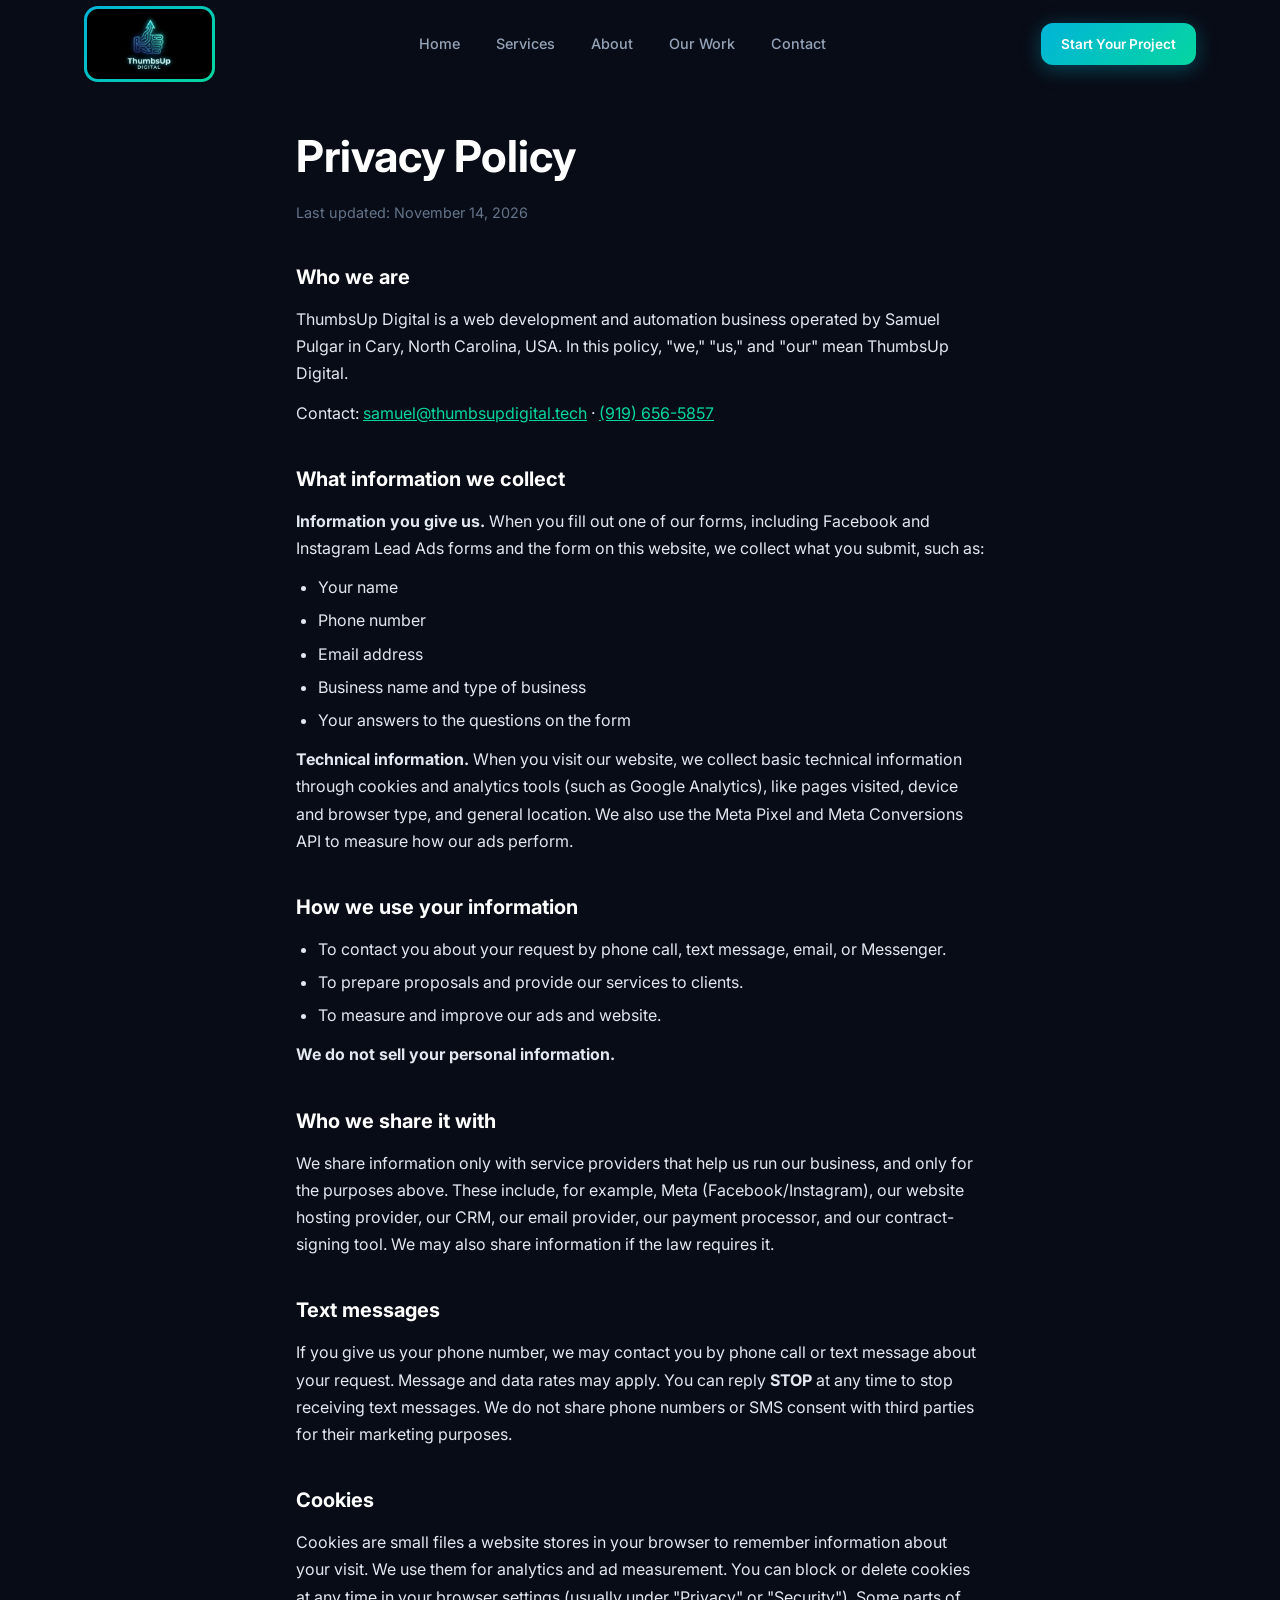
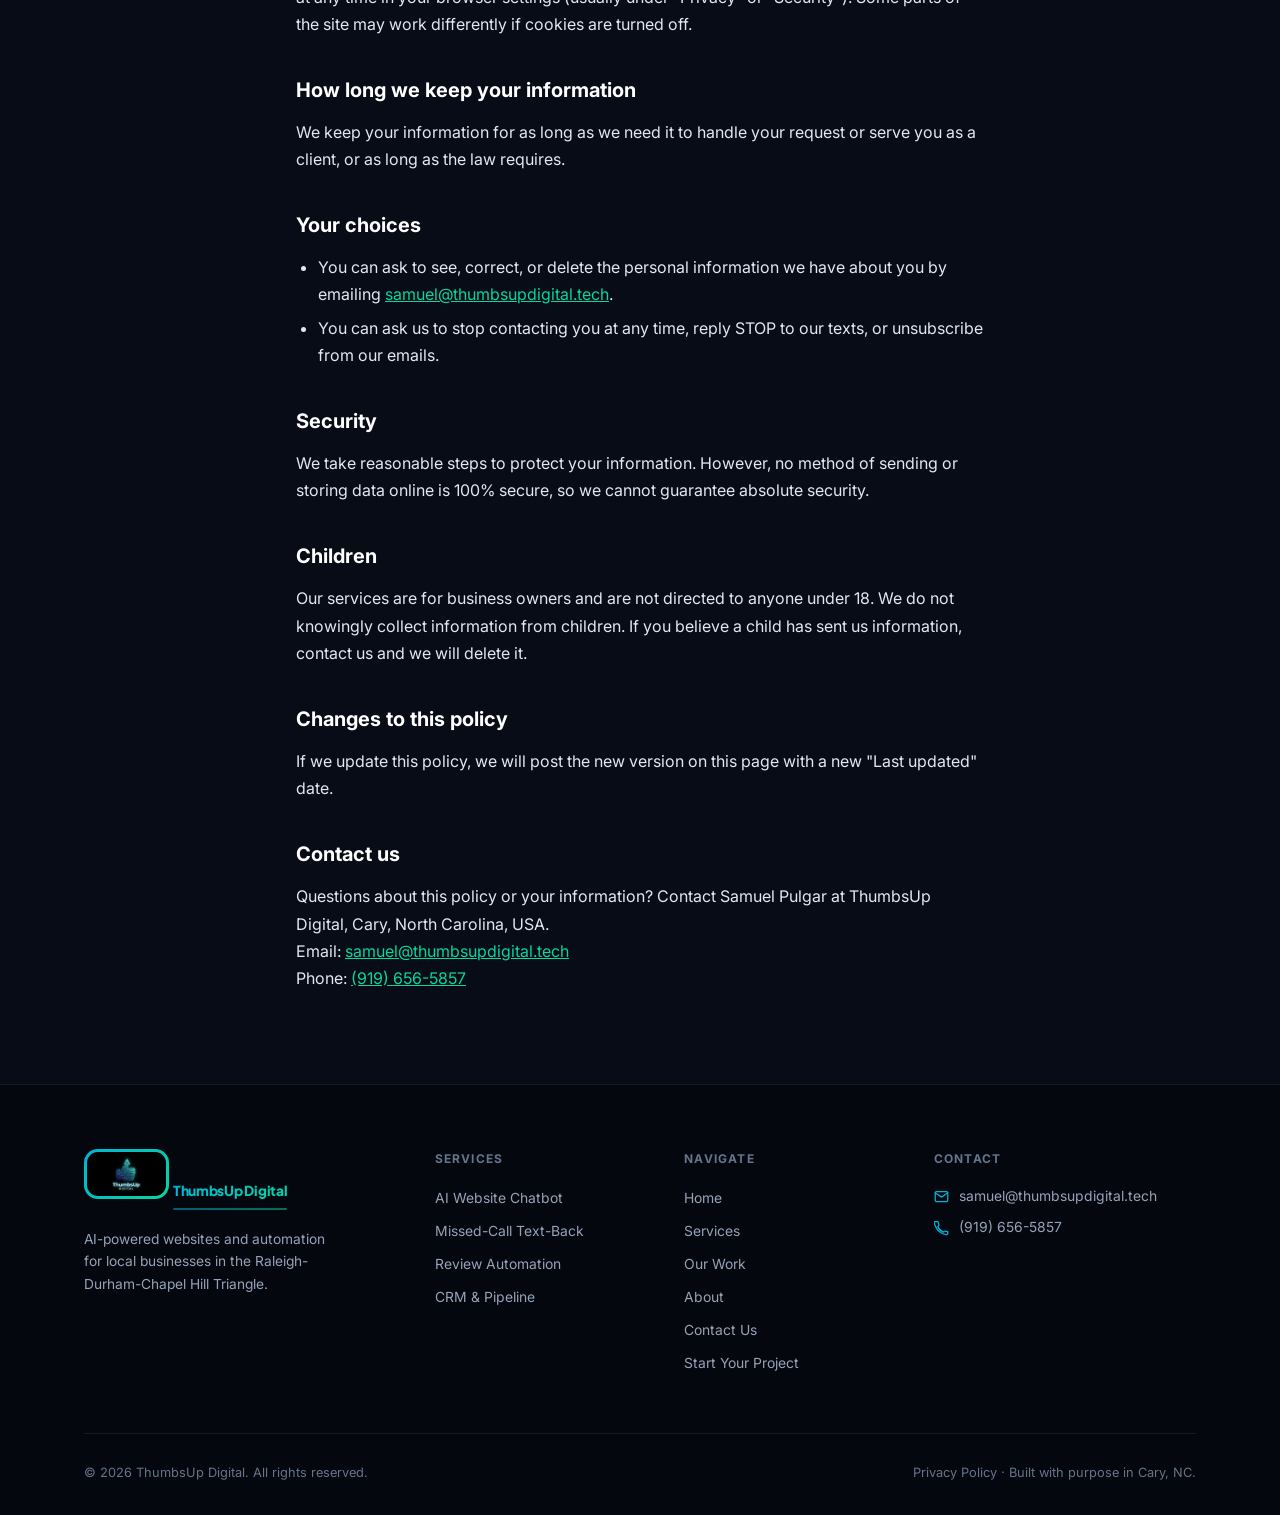
<file: privacy.html>
<!DOCTYPE html>
<html lang="en">
<head>
  <meta charset="UTF-8" />
  <meta name="viewport" content="width=device-width, initial-scale=1.0" />
  <meta name="robots" content="index, follow" />
  <title>Privacy Policy — ThumbsUp Digital</title>
  <meta name="description" content="How ThumbsUp Digital collects, uses, and protects the information you share with us through our website and Facebook/Instagram lead forms." />
  <link rel="canonical" href="https://thumbsupdigital.tech/privacy" />

  <meta property="og:type"        content="website" />
  <meta property="og:url"         content="https://thumbsupdigital.tech/privacy" />
  <meta property="og:title"       content="Privacy Policy — ThumbsUp Digital" />
  <meta property="og:description" content="How ThumbsUp Digital collects, uses, and protects your information." />
  <meta property="og:image"       content="https://thumbsupdigital.tech/assets/images/logo.jpeg" />

  <link rel="icon" type="image/png" href="/favicon_centrado.png" />
  <link rel="apple-touch-icon" href="/favicon_centrado.png" />

  <!-- Google Analytics -->
  <script async src="https://www.googletagmanager.com/gtag/js?id=G-TW6WSBNVEM"></script>
  <script>
    window.dataLayer = window.dataLayer || [];
    function gtag(){dataLayer.push(arguments);}
    gtag('js', new Date()); gtag('config', 'G-TW6WSBNVEM');
  </script>

  <!-- Meta Pixel -->
  <script src="/js/pixel.js"></script>
  <noscript><img height="1" width="1" style="display:none" alt=""
    src="https://www.facebook.com/tr?id=1054206933794626&ev=PageView&noscript=1" /></noscript>

  <link rel="stylesheet" href="/css/styles.css" />
  <style>
    .policy{max-width:720px;margin:0 auto;padding:48px 16px 80px;}
    .policy h1{font-size:clamp(2rem,5vw,2.75rem);color:var(--white);margin-bottom:8px;}
    .policy .updated{color:var(--text-3);font-size:.9rem;margin-bottom:32px;}
    .policy h2{font-size:1.25rem;color:var(--white);margin:36px 0 12px;}
    .policy p,.policy li{font-size:1rem;line-height:1.7;color:var(--text-1);}
    .policy p{margin-bottom:12px;}
    .policy ul{padding-left:22px;margin-bottom:12px;}
    .policy li{margin-bottom:6px;list-style:disc;}
    .policy a{color:var(--teal);text-decoration:underline;}
  </style>
</head>
<body>

<!-- ── Navigation ─────────────────────────────────────────── -->
<nav id="navbar" role="navigation" aria-label="Main navigation">
  <div class="nav-inner">
    <a href="/home.html" class="nav-logo" aria-label="ThumbsUp Digital home">
      <div class="nav-logo-border">
        <img src="/assets/images/logo.jpeg" alt="ThumbsUp Digital" />
      </div>
    </a>
    <div class="nav-links">
      <a href="/home.html">Home</a>
      <a href="/services.html">Services</a>
      <a href="/about.html">About</a>
      <a href="/portfolio.html">Our Work</a>
      <a href="/contact.html">Contact</a>
    </div>
    <a href="/contact.html#contact" class="btn btn-primary btn-sm nav-cta desktop">Start Your Project</a>
    <button class="nav-hamburger" aria-label="Toggle menu" aria-expanded="false">
      <span></span><span></span><span></span>
    </button>
  </div>
</nav>

<div class="nav-mobile" role="navigation" aria-label="Mobile navigation">
  <a href="/home.html">Home</a>
  <a href="/services.html">Services</a>
  <a href="/about.html">About</a>
  <a href="/portfolio.html">Our Work</a>
  <a href="/contact.html">Contact</a>
  <a href="/contact.html#contact" class="btn btn-primary">Start Your Project</a>
</div>

<main class="policy" style="padding-top:120px;">
  <h1>Privacy Policy</h1>
  <p class="updated">Last updated: November 14, 2026</p>

  <h2>Who we are</h2>
  <p>ThumbsUp Digital is a web development and automation business operated by Samuel Pulgar in Cary, North Carolina, USA. In this policy, "we," "us," and "our" mean ThumbsUp Digital.</p>
  <p>Contact: <a href="mailto:samuel@thumbsupdigital.tech">samuel@thumbsupdigital.tech</a> · <a href="tel:+19196565857">(919) 656-5857</a></p>

  <h2>What information we collect</h2>
  <p><strong>Information you give us.</strong> When you fill out one of our forms, including Facebook and Instagram Lead Ads forms and the form on this website, we collect what you submit, such as:</p>
  <ul>
    <li>Your name</li>
    <li>Phone number</li>
    <li>Email address</li>
    <li>Business name and type of business</li>
    <li>Your answers to the questions on the form</li>
  </ul>
  <p><strong>Technical information.</strong> When you visit our website, we collect basic technical information through cookies and analytics tools (such as Google Analytics), like pages visited, device and browser type, and general location. We also use the Meta Pixel and Meta Conversions API to measure how our ads perform.</p>

  <h2>How we use your information</h2>
  <ul>
    <li>To contact you about your request by phone call, text message, email, or Messenger.</li>
    <li>To prepare proposals and provide our services to clients.</li>
    <li>To measure and improve our ads and website.</li>
  </ul>
  <p><strong>We do not sell your personal information.</strong></p>

  <h2>Who we share it with</h2>
  <p>We share information only with service providers that help us run our business, and only for the purposes above. These include, for example, Meta (Facebook/Instagram), our website hosting provider, our CRM, our email provider, our payment processor, and our contract-signing tool. We may also share information if the law requires it.</p>

  <h2>Text messages</h2>
  <p>If you give us your phone number, we may contact you by phone call or text message about your request. Message and data rates may apply. You can reply <strong>STOP</strong> at any time to stop receiving text messages. We do not share phone numbers or SMS consent with third parties for their marketing purposes.</p>

  <h2>Cookies</h2>
  <p>Cookies are small files a website stores in your browser to remember information about your visit. We use them for analytics and ad measurement. You can block or delete cookies at any time in your browser settings (usually under "Privacy" or "Security"). Some parts of the site may work differently if cookies are turned off.</p>

  <h2>How long we keep your information</h2>
  <p>We keep your information for as long as we need it to handle your request or serve you as a client, or as long as the law requires.</p>

  <h2>Your choices</h2>
  <ul>
    <li>You can ask to see, correct, or delete the personal information we have about you by emailing <a href="mailto:samuel@thumbsupdigital.tech">samuel@thumbsupdigital.tech</a>.</li>
    <li>You can ask us to stop contacting you at any time, reply STOP to our texts, or unsubscribe from our emails.</li>
  </ul>

  <h2>Security</h2>
  <p>We take reasonable steps to protect your information. However, no method of sending or storing data online is 100% secure, so we cannot guarantee absolute security.</p>

  <h2>Children</h2>
  <p>Our services are for business owners and are not directed to anyone under 18. We do not knowingly collect information from children. If you believe a child has sent us information, contact us and we will delete it.</p>

  <h2>Changes to this policy</h2>
  <p>If we update this policy, we will post the new version on this page with a new "Last updated" date.</p>

  <h2>Contact us</h2>
  <p>Questions about this policy or your information? Contact Samuel Pulgar at ThumbsUp Digital, Cary, North Carolina, USA.<br>
  Email: <a href="mailto:samuel@thumbsupdigital.tech">samuel@thumbsupdigital.tech</a><br>
  Phone: <a href="tel:+19196565857">(919) 656-5857</a></p>
</main>

<!-- ── Footer ──────────────────────────────────────────────── -->
<footer>
  <div class="footer-inner">
    <div class="footer-top">

      <div class="footer-brand">
        <a href="/home.html" aria-label="ThumbsUp Digital home">
          <div class="nav-logo-border">
            <img src="/assets/images/logo.jpeg" alt="ThumbsUp Digital" />
          </div>
        </a>
        <p class="footer-brand-name">ThumbsUp Digital</p>
        <p>AI-powered websites and automation for local businesses in the Raleigh-Durham-Chapel Hill Triangle.</p>
      </div>

      <div class="footer-col">
        <h4>Services</h4>
        <a href="/services.html">AI Website Chatbot</a>
        <a href="/services.html">Missed-Call Text-Back</a>
        <a href="/services.html">Review Automation</a>
        <a href="/services.html">CRM &amp; Pipeline</a>
      </div>

      <div class="footer-col">
        <h4>Navigate</h4>
        <a href="/home.html">Home</a>
        <a href="/services.html">Services</a>
        <a href="/portfolio.html">Our Work</a>
        <a href="/about.html">About</a>
        <a href="/contact.html">Contact Us</a>
        <a href="/contact.html#contact">Start Your Project</a>
      </div>

      <div class="footer-col">
        <h4>Contact</h4>
        <div class="footer-contact-item">
          <svg width="15" height="15" viewBox="0 0 24 24" fill="none" stroke="var(--blue)" stroke-width="2" stroke-linecap="round" stroke-linejoin="round" aria-hidden="true"><path d="M4 4h16c1.1 0 2 .9 2 2v12c0 1.1-.9 2-2 2H4c-1.1 0-2-.9-2-2V6c0-1.1.9-2 2-2z"/><polyline points="22,6 12,13 2,6"/></svg>
          <a href="mailto:samuel@thumbsupdigital.tech">samuel@thumbsupdigital.tech</a>
        </div>
        <div class="footer-contact-item">
          <svg width="15" height="15" viewBox="0 0 24 24" fill="none" stroke="var(--blue)" stroke-width="2" stroke-linecap="round" stroke-linejoin="round" aria-hidden="true"><path d="M22 16.92v3a2 2 0 01-2.18 2 19.79 19.79 0 01-8.63-3.07A19.5 19.5 0 013.07 9.8a19.79 19.79 0 01-3.07-8.68A2 2 0 012 .92H5a2 2 0 012 1.72c.127.96.361 1.903.7 2.81a2 2 0 01-.45 2.11L6.09 8.91A16 16 0 0015.1 17.9l1.27-1.27a2 2 0 012.11-.45c.907.339 1.85.573 2.81.7A2 2 0 0122 18.92z"/></svg>
          <a href="tel:+19196565857">(919) 656-5857</a>
        </div>
      </div>

    </div>
    <div class="footer-bottom">
      <span>© 2026 ThumbsUp Digital. All rights reserved.</span>
      <span><a href="/privacy">Privacy Policy</a> · Built with purpose in Cary, NC.</span>
    </div>
  </div>
</footer>


<script src="/js/main.js"></script>
<script src="https://widgets.leadconnectorhq.com/loader.js" data-resources-url="https://widgets.leadconnectorhq.com/chat-widget/loader.js" data-widget-id="6a0787c3f7ab41bf964bd302"></script>
</body>
</html>
</file>
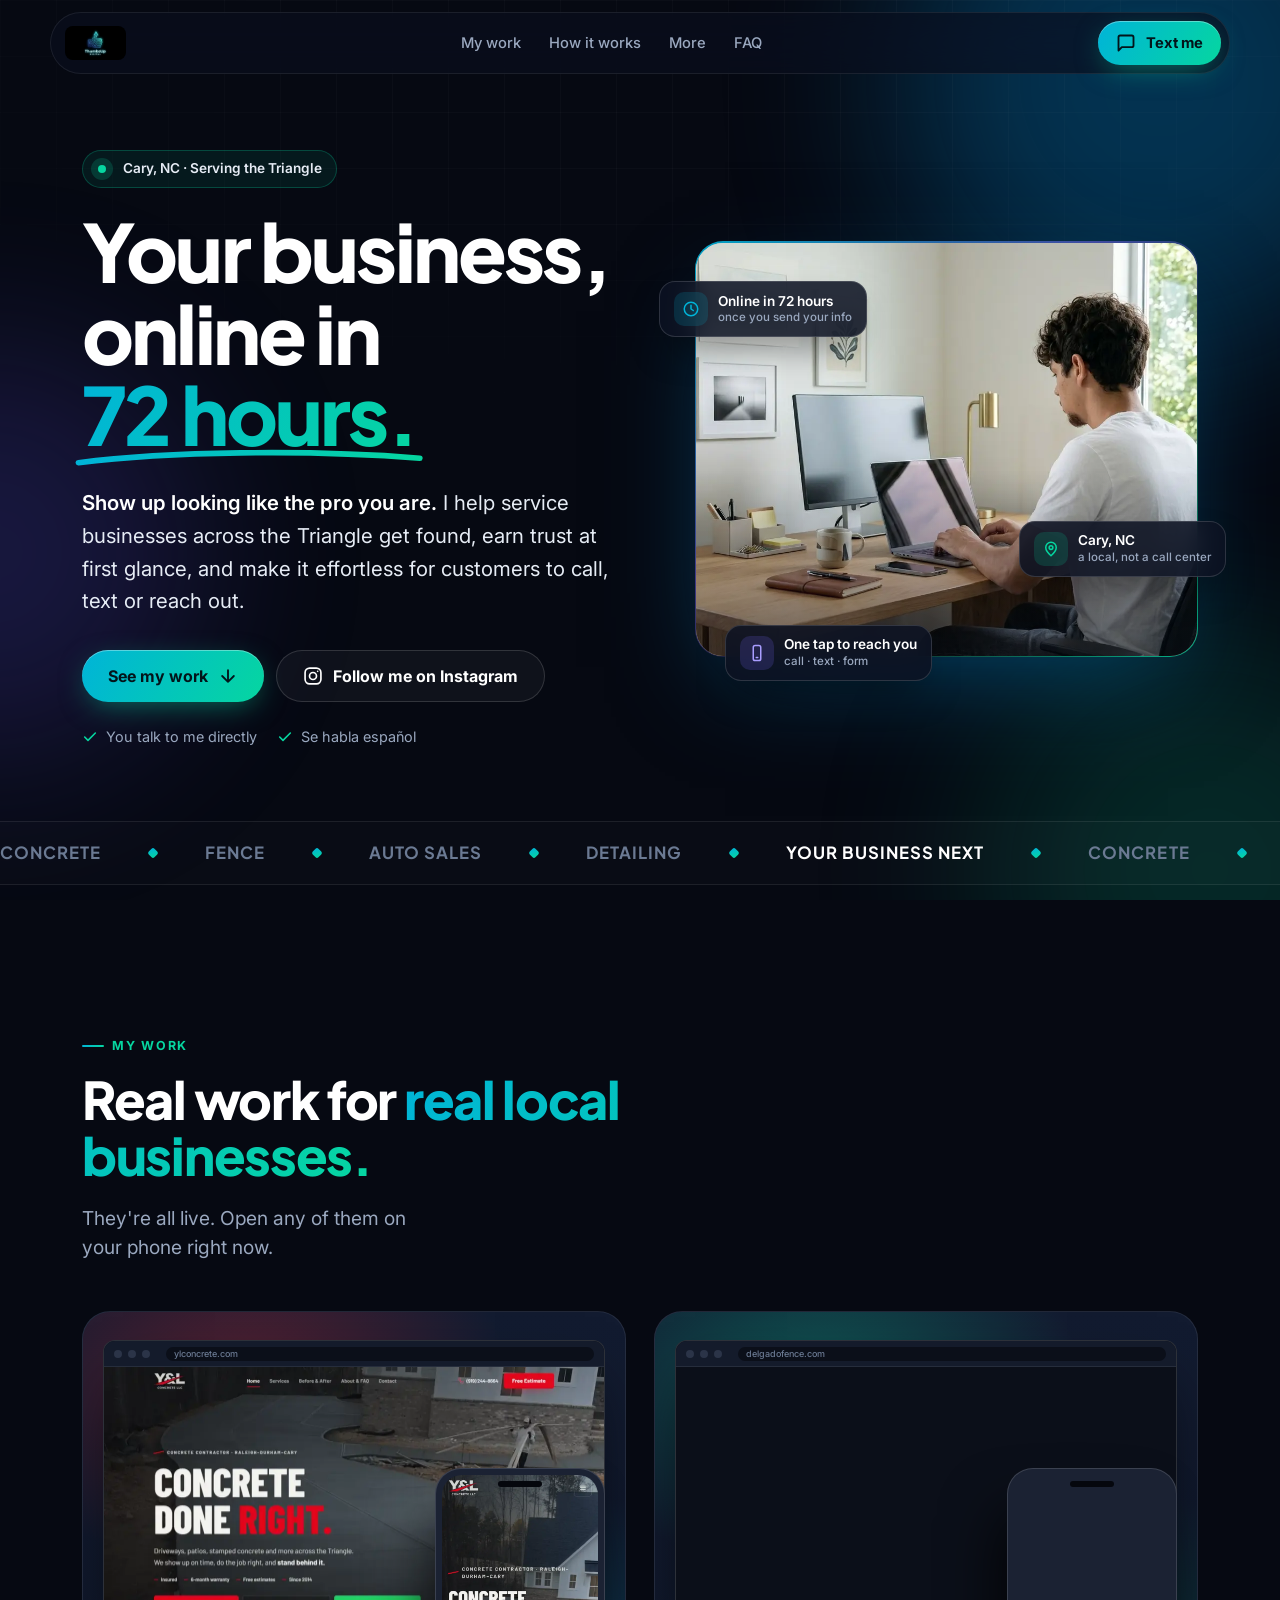
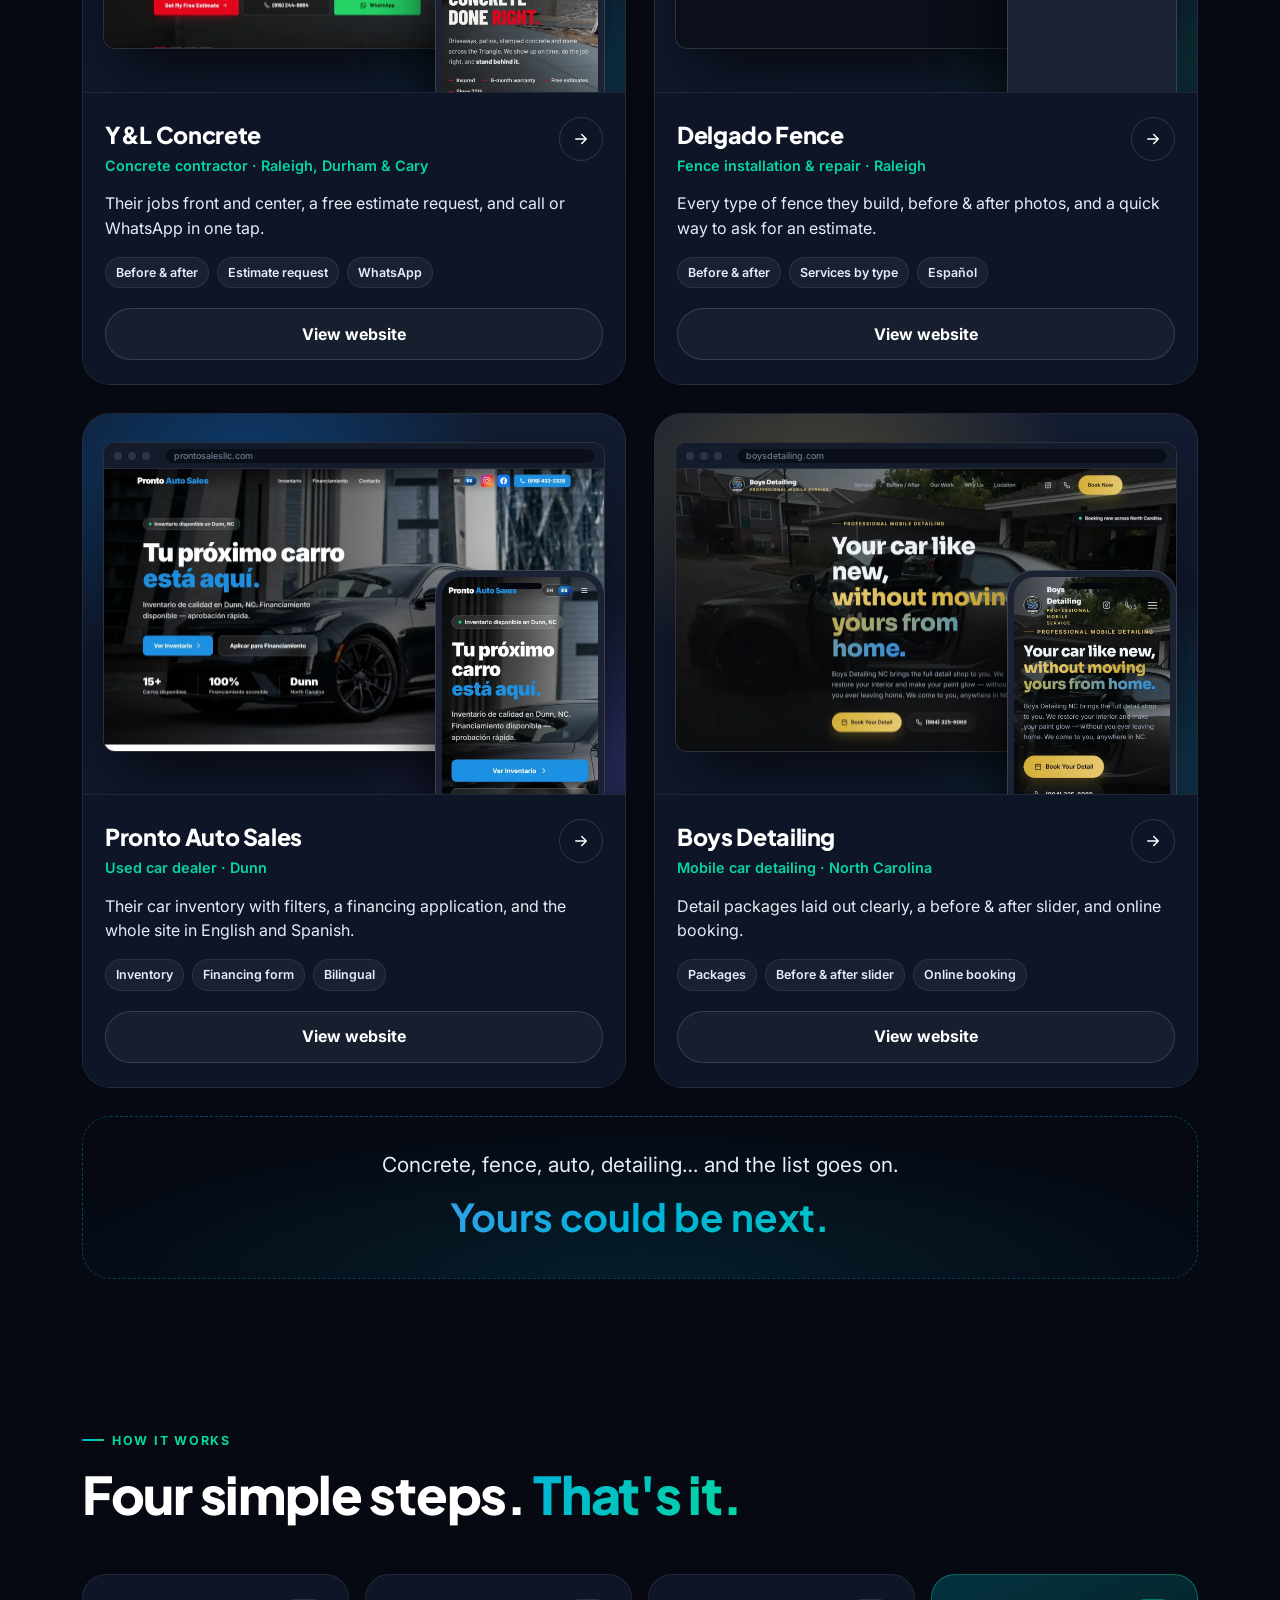
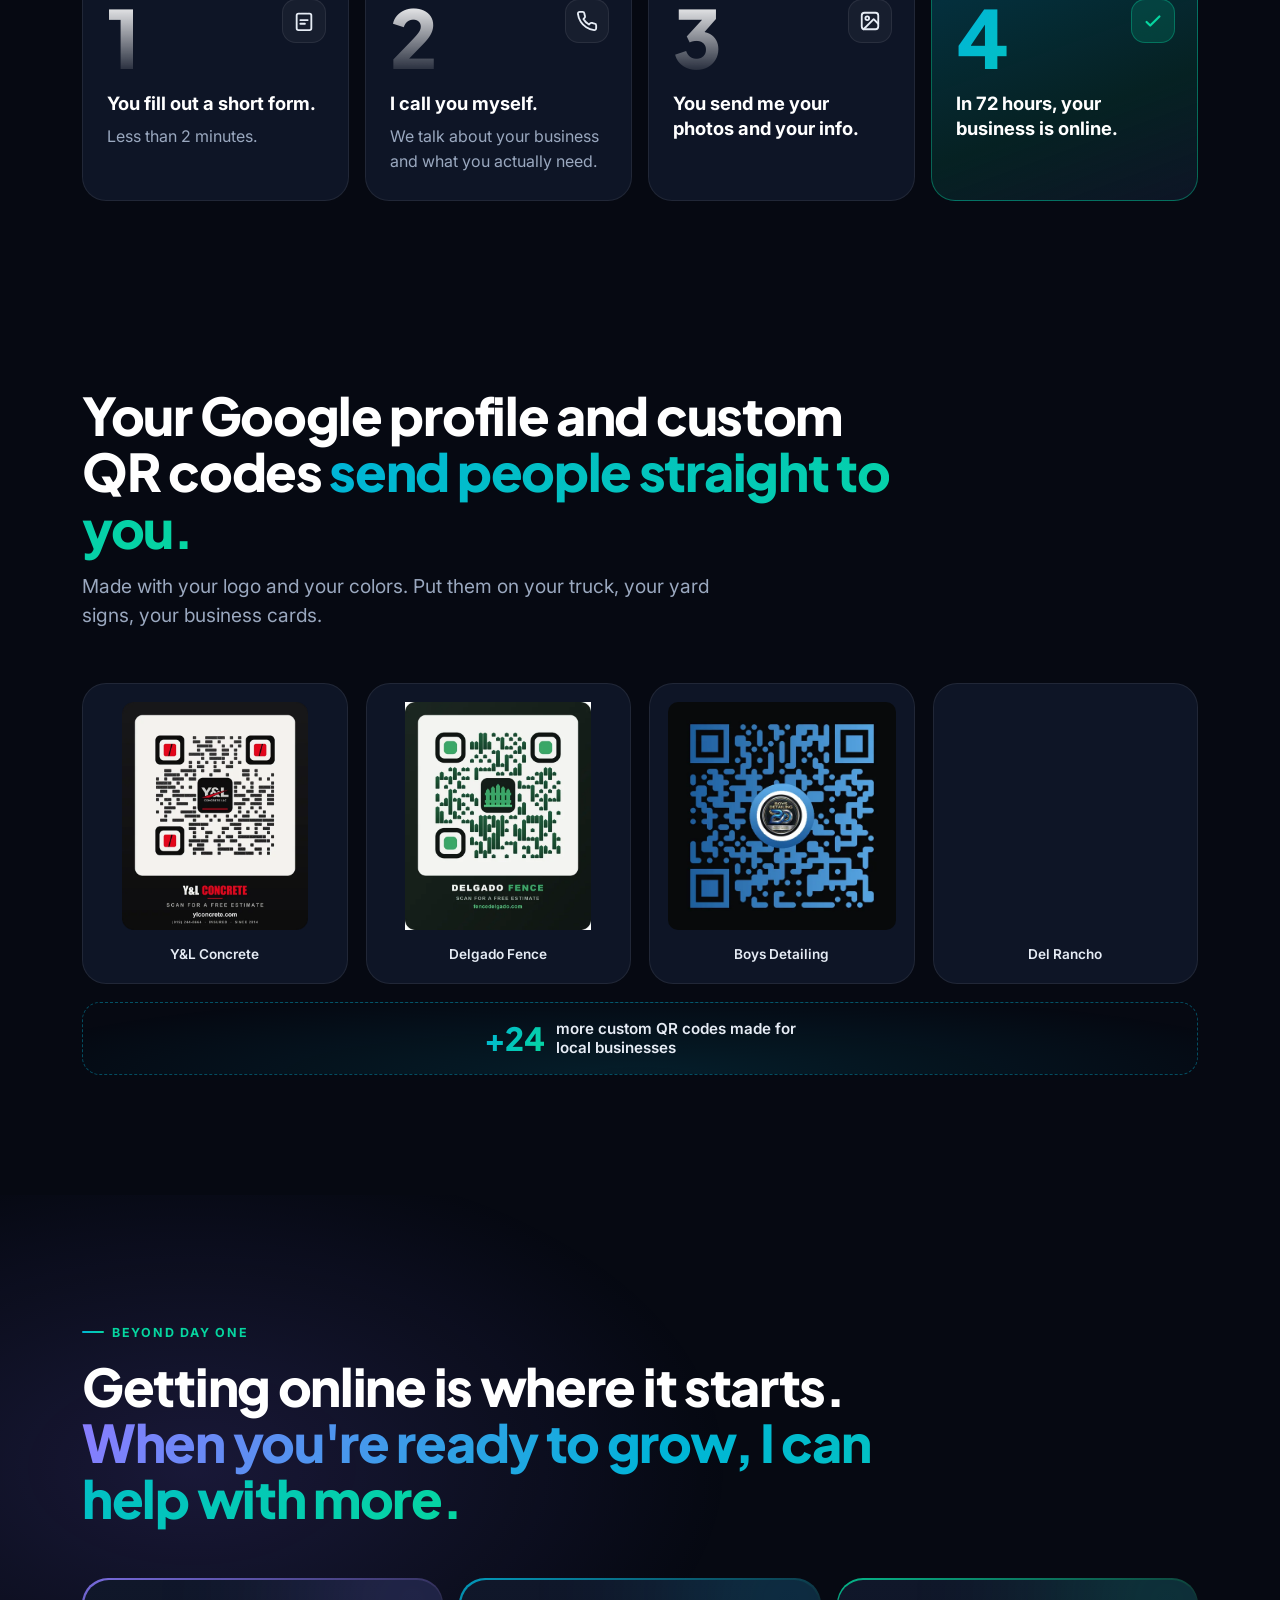
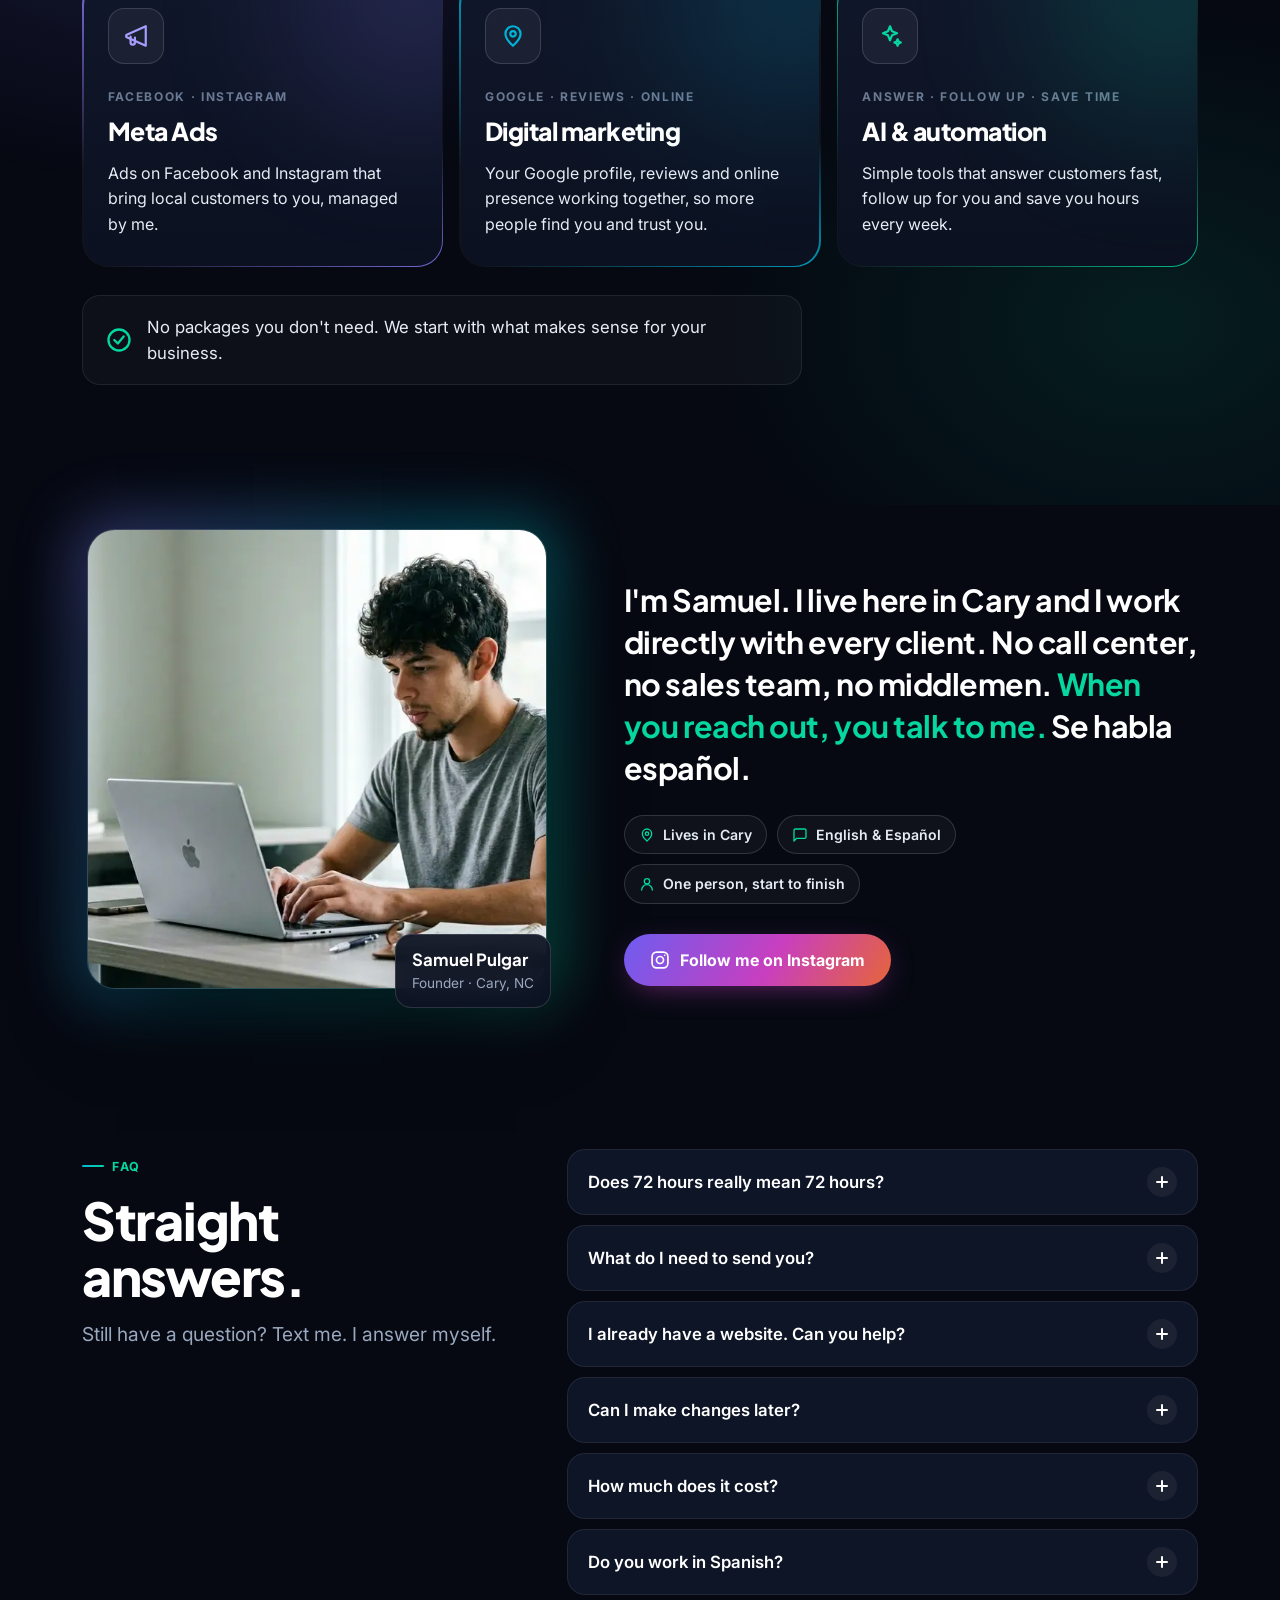
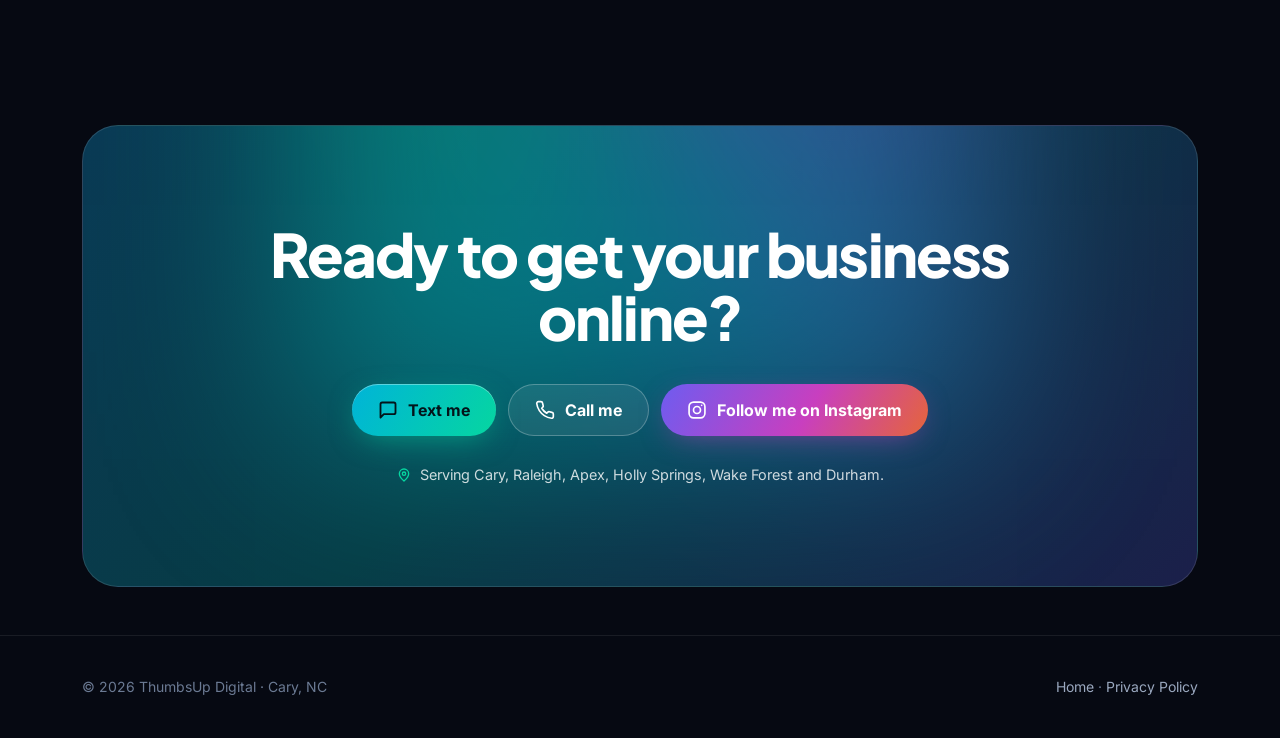
<file: websites.html>
<!DOCTYPE html>
<html lang="en">
<head>
  <meta charset="UTF-8" />
  <meta name="viewport" content="width=device-width, initial-scale=1.0, viewport-fit=cover" />
  <meta name="robots" content="index, follow" />
  <meta name="theme-color" content="#060912" />
  <title>Websites for Local Businesses in the Triangle | ThumbsUp Digital</title>
  <meta name="description" content="I help service businesses across Cary, Raleigh and the Triangle get found, earn trust at first glance and make it effortless for customers to reach them. Online in 72 hours." />
  <link rel="canonical" href="https://thumbsupdigital.tech/websites" />

  <meta property="og:type"        content="website" />
  <meta property="og:url"         content="https://thumbsupdigital.tech/websites" />
  <meta property="og:title"       content="Your business, online in 72 hours." />
  <meta property="og:description" content="Get found, earn trust and make it effortless for customers to reach you. Serving Cary, Raleigh, Apex, Holly Springs, Wake Forest and Durham." />
  <meta property="og:image"       content="https://thumbsupdigital.tech/assets/portfolio/og-websites.jpg" />
  <meta property="og:image:width" content="1200" />
  <meta property="og:image:height" content="630" />
  <meta name="twitter:card"       content="summary_large_image" />

  <link rel="icon" type="image/png" href="/favicon_centrado.png" />
  <link rel="apple-touch-icon" href="/favicon_centrado.png" />
  <link rel="preload" as="image" href="/assets/images/samuel-hero-800.webp" media="(max-width: 899px)" />
  <link rel="preload" as="image" href="/assets/images/samuel-hero.webp" media="(min-width: 900px)" />

  <!-- Google Analytics -->
  <script async src="https://www.googletagmanager.com/gtag/js?id=G-TW6WSBNVEM"></script>
  <script>
    window.dataLayer = window.dataLayer || [];
    function gtag(){dataLayer.push(arguments);}
    gtag('js', new Date()); gtag('config', 'G-TW6WSBNVEM');
  </script>

  <!-- Meta Pixel (shared base code + PageView) -->
  <script src="/js/pixel.js"></script>
  <script>fbq('track', 'ViewContent', { content_name: 'Websites landing' });</script>
  <noscript><img height="1" width="1" style="display:none" alt=""
    src="https://www.facebook.com/tr?id=1054206933794626&ev=PageView&noscript=1" /></noscript>

  <link rel="preconnect" href="https://fonts.googleapis.com" />
  <link rel="preconnect" href="https://fonts.gstatic.com" crossorigin />
  <link href="https://fonts.googleapis.com/css2?family=Inter:wght@400;500;600;700&family=Plus+Jakarta+Sans:wght@600;700;800&display=swap" rel="stylesheet" />

  <style>
    *,*::before,*::after{box-sizing:border-box;margin:0;padding:0}
    :root{
      --bg:#060912; --card:#0E1526; --card2:#121B30;
      --line:rgba(255,255,255,.08); --line2:rgba(255,255,255,.14);
      --blue:#00B4D8; --teal:#06D6A0;
      --grad:linear-gradient(120deg,#00B4D8 0%,#06D6A0 100%);
      --grad-x:linear-gradient(120deg,#8B7CFF 0%,#00B4D8 50%,#06D6A0 100%);
      --white:#fff; --t1:#E6ECF5; --t2:#9AA8BF; --t3:#6B7A93;
      --font:'Inter',system-ui,-apple-system,sans-serif;
      --disp:'Plus Jakarta Sans','Inter',sans-serif;
      --ease:cubic-bezier(.2,.7,.2,1);
    }
    html{scroll-behavior:smooth;scroll-padding-top:80px;-webkit-text-size-adjust:100%}
    body{font-family:var(--font);background:var(--bg);color:var(--t1);font-size:16px;line-height:1.55;overflow-x:hidden;-webkit-font-smoothing:antialiased}
    img{display:block;max-width:100%}
    a{color:inherit;text-decoration:none}
    .wrap{max-width:1180px;margin:0 auto;padding:0 16px}
    @media(min-width:768px){.wrap{padding:0 32px}}
    .grad{background:var(--grad);-webkit-background-clip:text;background-clip:text;color:transparent}
    .grad-x{background:var(--grad-x);-webkit-background-clip:text;background-clip:text;color:transparent}

    .aurora{position:fixed;inset:0;z-index:-1;pointer-events:none;overflow:hidden}
    .aurora i{position:absolute;border-radius:50%;filter:blur(90px);opacity:.38}
    .aurora i:nth-child(1){width:520px;height:520px;background:#0077B6;top:-180px;right:-140px}
    .aurora i:nth-child(2){width:420px;height:420px;background:#5B4BDB;top:38%;left:-220px;opacity:.22}
    .aurora i:nth-child(3){width:460px;height:460px;background:#06A57C;bottom:-200px;right:-160px;opacity:.2}
    .aurora::after{content:'';position:absolute;inset:0;background-image:linear-gradient(rgba(255,255,255,.025) 1px,transparent 1px),linear-gradient(90deg,rgba(255,255,255,.025) 1px,transparent 1px);background-size:56px 56px;-webkit-mask-image:radial-gradient(ellipse 90% 60% at 50% 0%,#000 30%,transparent 80%);mask-image:radial-gradient(ellipse 90% 60% at 50% 0%,#000 30%,transparent 80%)}

    .hdr{position:fixed;top:12px;left:12px;right:12px;z-index:70;display:flex;justify-content:center}
    .hdr-in{width:100%;max-width:1180px;display:flex;align-items:center;justify-content:space-between;gap:12px;padding:8px 8px 8px 14px;border-radius:999px;background:rgba(10,15,28,.72);border:1px solid var(--line);backdrop-filter:blur(16px) saturate(1.4);-webkit-backdrop-filter:blur(16px) saturate(1.4);transition:background .3s}
    .hdr.scrolled .hdr-in{background:rgba(10,15,28,.92);border-color:var(--line2)}
    .hdr img{height:34px;width:auto;border-radius:8px}
    .hdr nav{display:none;gap:28px;font-size:.92rem;color:var(--t2);font-weight:500}
    .hdr nav a:hover{color:var(--white)}
    @media(min-width:900px){.hdr nav{display:flex}}

    .btn{position:relative;display:inline-flex;align-items:center;justify-content:center;gap:10px;min-height:52px;padding:0 26px;border-radius:999px;font-weight:700;font-size:1rem;white-space:nowrap;transition:transform .2s var(--ease),box-shadow .2s var(--ease),background .2s,border-color .2s;-webkit-tap-highlight-color:transparent}
    .btn svg{width:20px;height:20px;flex:none}
    .btn:active{transform:scale(.97)}
    .btn:focus-visible,summary:focus-visible,a:focus-visible{outline:3px solid var(--blue);outline-offset:3px}
    .btn-p{background:var(--grad);color:#03141A;box-shadow:0 8px 30px -8px rgba(6,214,160,.55),inset 0 1px 0 rgba(255,255,255,.35)}
    .btn-p:hover{transform:translateY(-2px);box-shadow:0 14px 40px -10px rgba(6,214,160,.7),inset 0 1px 0 rgba(255,255,255,.35)}
    .btn-g{background:rgba(255,255,255,.04);color:var(--white);border:1px solid var(--line2)}
    .btn-g:hover{border-color:rgba(0,180,216,.6);background:rgba(0,180,216,.08);transform:translateY(-2px)}
    .btn-ig{background:linear-gradient(120deg,#6E5CF0,#C83FBF 55%,#E5653A);color:#fff;box-shadow:0 8px 30px -10px rgba(200,63,191,.6)}
    .btn-ig:hover{transform:translateY(-2px)}
    .btn-sm{min-height:44px;padding:0 18px;font-size:.92rem}
    .btns{display:flex;flex-wrap:wrap;gap:12px}
    @media(max-width:560px){.btns>.btn{flex:1 1 100%}}

    section{position:relative}
    .sec{padding:88px 0}
    @media(min-width:900px){.sec{padding:120px 0}}
    .eyebrow{display:inline-flex;align-items:center;gap:8px;font-size:.78rem;font-weight:700;letter-spacing:.14em;text-transform:uppercase;color:var(--teal);margin-bottom:16px}
    .eyebrow::before{content:'';width:22px;height:2px;border-radius:2px;background:var(--grad)}
    .h2{font-family:var(--disp);font-weight:800;font-size:clamp(2rem,6vw,3.25rem);line-height:1.08;letter-spacing:-.025em;color:var(--white);max-width:820px}
    .lead{font-size:clamp(1.05rem,2.2vw,1.2rem);color:var(--t2);max-width:640px;margin-top:16px}

    .js .rv{opacity:0;transform:translateY(24px);transition:opacity .7s var(--ease),transform .7s var(--ease)}
    .js .rv.in{opacity:1;transform:none}
    .rv.d1{transition-delay:.08s}.rv.d2{transition-delay:.16s}.rv.d3{transition-delay:.24s}

    /* HERO */
    .hero{padding:92px 0 40px}
    .hero-grid{display:grid;gap:44px;align-items:center}
    @media(min-width:900px){.hero{padding:150px 0 80px}.hero-grid{grid-template-columns:1.05fr .95fr;gap:56px}}
    .pill{display:inline-flex;align-items:center;gap:10px;padding:7px 14px 7px 8px;border-radius:999px;background:rgba(6,214,160,.08);border:1px solid rgba(6,214,160,.25);font-size:.85rem;font-weight:600;color:var(--t1)}
    .pill .dot{width:22px;height:22px;border-radius:50%;background:rgba(6,214,160,.18);display:grid;place-items:center}
    .pill .dot::after{content:'';width:8px;height:8px;border-radius:50%;background:var(--teal);animation:pulse 2s infinite}
    @keyframes pulse{0%{box-shadow:0 0 0 0 rgba(6,214,160,.7)}70%{box-shadow:0 0 0 8px rgba(6,214,160,0)}100%{box-shadow:0 0 0 0 rgba(6,214,160,0)}}
    .hero h1{font-family:var(--disp);font-weight:800;font-size:clamp(2.75rem,11vw,5rem);line-height:1.02;letter-spacing:-.035em;color:var(--white);margin-top:22px}
    .hero h1 .l2{display:block}
    .hero h1 .num{position:relative;display:inline-block;padding-bottom:.08em}
    .hero h1 .num svg{position:absolute;left:-2%;bottom:-.1em;width:104%;height:.28em;overflow:visible}
    .hero h1 .num path{stroke-dasharray:420;stroke-dashoffset:420;animation:draw 1.2s .6s var(--ease) forwards}
    @keyframes draw{to{stroke-dashoffset:0}}
    .hero p.sub{font-size:clamp(1.08rem,2.6vw,1.28rem);line-height:1.6;color:var(--t1);max-width:560px;margin-top:26px}
    .hero p.sub b{color:var(--white);font-weight:600}
    .hero .btns{margin-top:32px}
    .hero-meta{display:flex;flex-wrap:wrap;gap:8px 20px;margin-top:24px;font-size:.9rem;color:var(--t2)}
    .hero-meta span{display:inline-flex;align-items:center;gap:8px}
    .hero-meta svg{width:16px;height:16px;stroke:var(--teal)}

    .hero-visual{position:relative;order:-1;margin:0 6px}
    @media(min-width:900px){.hero-visual{order:0;margin:0}}
    .photo{position:relative;border-radius:28px;padding:1.5px;background:linear-gradient(140deg,rgba(0,180,216,.9),rgba(124,108,255,.5) 40%,rgba(255,255,255,.06) 60%,rgba(6,214,160,.8));box-shadow:0 40px 100px -30px rgba(0,120,180,.55)}
    .photo-in{position:relative;border-radius:27px;overflow:hidden;aspect-ratio:4/3.3;background:#cfd6d8}
    .photo-in img{width:100%;height:100%;object-fit:cover;object-position:74% 40%}
    .photo-in::after{content:'';position:absolute;inset:0;background:linear-gradient(180deg,transparent 55%,rgba(6,9,18,.5))}
    .float{position:absolute;display:flex;align-items:center;gap:10px;padding:10px 14px;border-radius:16px;background:rgba(12,18,34,.86);border:1px solid var(--line2);backdrop-filter:blur(14px);-webkit-backdrop-filter:blur(14px);box-shadow:0 18px 40px -16px rgba(0,0,0,.7);font-size:.85rem;font-weight:600;color:var(--white);animation:bob 6s ease-in-out infinite;line-height:1.3}
    .float small{display:block;font-size:.72rem;font-weight:500;color:var(--t2)}
    .float .ic{width:34px;height:34px;border-radius:10px;display:grid;place-items:center;flex:none}
    .float .ic svg{width:18px;height:18px}
    .f1{left:-8px;top:16px} .f1 .ic{background:rgba(0,180,216,.16)} .f1 svg{stroke:var(--blue)}
    .f2{right:-8px;top:46%;animation-delay:-2s} .f2 .ic{background:rgba(6,214,160,.16)} .f2 svg{stroke:var(--teal)}
    .f3{left:12px;bottom:-22px;animation-delay:-4s} .f3 .ic{background:rgba(124,108,255,.18)} .f3 svg{stroke:#A99DFF}
    @media(min-width:900px){.f1{left:-36px;top:40px}.f2{right:-28px;top:auto;bottom:80px}.f3{left:30px;bottom:-24px}}
    @keyframes bob{50%{transform:translateY(-8px)}}

    .marq{border-block:1px solid var(--line);background:rgba(255,255,255,.015);overflow:hidden;padding:18px 0;margin-top:72px}
    .marq-track{display:flex;gap:48px;width:max-content;animation:scroll 32s linear infinite}
    .marq span{display:inline-flex;align-items:center;gap:48px;font-family:var(--disp);font-weight:700;font-size:1.05rem;color:var(--t3);white-space:nowrap;text-transform:uppercase;letter-spacing:.06em}
    .marq span::after{content:'';width:8px;height:8px;border-radius:2px;transform:rotate(45deg);background:var(--grad)}
    .marq span.you{color:var(--white)}
    @keyframes scroll{to{transform:translateX(-50%)}}

    /* PORTFOLIO */
    .work-head{display:flex;flex-wrap:wrap;align-items:end;justify-content:space-between;gap:20px}
    .projects{display:grid;gap:28px;margin-top:48px}
    @media(min-width:900px){.projects{grid-template-columns:1fr 1fr}}
    .proj{position:relative;border-radius:28px;background:linear-gradient(180deg,var(--card2),var(--card));border:1px solid var(--line);overflow:hidden;transition:border-color .3s,transform .4s var(--ease)}
    .proj:hover{border-color:rgba(0,180,216,.35);transform:translateY(-4px)}
    .stage{position:relative;height:320px;overflow:hidden;--c1:rgba(0,180,216,.35);--c2:rgba(6,214,160,.25)}
    @media(min-width:560px){.stage{height:380px}}
    .stage::before{content:'';position:absolute;inset:0;background:radial-gradient(ellipse 70% 70% at 30% 20%,var(--c1),transparent 70%),radial-gradient(ellipse 60% 60% at 90% 90%,var(--c2),transparent 70%)}
    .p-yl .stage{--c1:rgba(230,40,50,.32);--c2:rgba(0,180,216,.18)}
    .p-df .stage{--c1:rgba(6,214,160,.32);--c2:rgba(0,120,90,.25)}
    .p-ps .stage{--c1:rgba(0,140,255,.35);--c2:rgba(124,108,255,.25)}
    .p-bd .stage{--c1:rgba(230,190,70,.28);--c2:rgba(0,180,216,.2)}
    .browser{position:absolute;left:20px;top:28px;width:calc(100% - 40px);max-width:540px;border-radius:12px;overflow:hidden;background:#0b0f19;border:1px solid var(--line2);box-shadow:0 30px 60px -20px rgba(0,0,0,.8);transition:transform .5s var(--ease)}
    .browser .bar{display:flex;align-items:center;gap:6px;height:26px;padding:0 10px;background:#141b2b;border-bottom:1px solid var(--line)}
    .browser .bar i{width:8px;height:8px;border-radius:50%;background:#2b3448}
    .browser .bar b{flex:1;margin-left:10px;height:14px;border-radius:7px;background:#0b0f19;font:500 9px/14px var(--font);color:var(--t3);padding-left:8px;overflow:hidden;white-space:nowrap}
    .browser img{width:100%;height:auto;aspect-ratio:16/9;object-fit:cover;object-position:top}
    .phone{position:absolute;right:20px;bottom:-70px;width:140px;border-radius:26px;padding:6px;background:#1b2233;border:1px solid var(--line2);box-shadow:-20px 30px 60px -16px rgba(0,0,0,.85);transition:transform .5s var(--ease)}
    @media(min-width:560px){.phone{width:170px;bottom:-60px}}
    .phone img{border-radius:20px;width:100%;height:auto;aspect-ratio:600/1040;object-fit:cover;object-position:top}
    .phone::before{content:'';position:absolute;top:12px;left:50%;transform:translateX(-50%);width:44px;height:6px;border-radius:6px;background:#05070d;z-index:2}
    .proj:hover .browser{transform:translateY(-6px) rotate(-.6deg)}
    .proj:hover .phone{transform:translateY(-14px)}
    .proj-b{padding:24px 22px 24px;border-top:1px solid var(--line);position:relative;background:var(--card)}
    .proj-top{display:flex;align-items:start;justify-content:space-between;gap:16px}
    .proj h3{font-family:var(--disp);font-weight:800;font-size:1.45rem;color:var(--white);letter-spacing:-.015em}
    .proj .where{font-size:.9rem;color:var(--teal);font-weight:600;margin-top:2px}
    .proj p{color:var(--t1);margin-top:14px}
    .tags{display:flex;flex-wrap:wrap;gap:8px;margin-top:16px}
    .tags span{font-size:.78rem;font-weight:600;padding:5px 10px;border-radius:999px;background:rgba(255,255,255,.05);border:1px solid var(--line);color:var(--t1)}
    .proj .btn{margin-top:20px;width:100%}
    .arrow{width:44px;height:44px;border-radius:50%;display:grid;place-items:center;border:1px solid var(--line2);flex:none;transition:background .2s,transform .3s var(--ease)}
    .arrow svg{width:18px;height:18px;stroke:var(--white)}
    .proj:hover .arrow{background:var(--white);transform:rotate(-45deg)} .proj:hover .arrow svg{stroke:#000}
    .next{margin-top:28px;border-radius:28px;padding:32px 24px;text-align:center;border:1.5px dashed rgba(0,180,216,.35);background:radial-gradient(ellipse 60% 100% at 50% 100%,rgba(0,180,216,.12),transparent)}
    .next p{font-size:clamp(1.05rem,2.6vw,1.3rem);color:var(--t1)}
    .next strong{display:block;font-family:var(--disp);font-size:clamp(1.7rem,4.5vw,2.4rem);margin-top:6px}

    /* STEPS */
    .steps{display:grid;gap:16px;margin-top:52px}
    .steps{grid-template-columns:1fr 1fr;gap:10px;margin-top:36px}
    @media(min-width:900px){.steps{grid-template-columns:repeat(4,1fr);gap:16px;margin-top:52px}}
    @media(max-width:899px){
      .step{padding:16px 14px;border-radius:18px}
      .step .n{font-size:2.6rem}
      .step h3{font-size:.98rem;margin-top:10px}
      .step p{font-size:.85rem;margin-top:4px;line-height:1.4}
      .step .ico{top:14px;right:12px;width:34px;height:34px;border-radius:10px}
      .step .ico svg{width:17px;height:17px}
    }
    .step{position:relative;padding:28px 24px 26px;border-radius:24px;background:var(--card);border:1px solid var(--line);overflow:hidden}
    .step .n{font-family:var(--disp);font-weight:800;font-size:5rem;line-height:.85;letter-spacing:-.05em;background:linear-gradient(180deg,rgba(255,255,255,.95),rgba(255,255,255,.1));-webkit-background-clip:text;background-clip:text;color:transparent}
    .step h3{font-size:1.15rem;color:var(--white);margin-top:20px;line-height:1.35}
    .step p{color:var(--t2);margin-top:8px}
    .step .ico{position:absolute;top:24px;right:22px;width:44px;height:44px;border-radius:14px;display:grid;place-items:center;background:rgba(255,255,255,.04);border:1px solid var(--line)}
    .step .ico svg{width:22px;height:22px;stroke:var(--t1)}
    .step.last{background:linear-gradient(160deg,rgba(0,180,216,.24),rgba(6,214,160,.12) 60%,var(--card));border-color:rgba(6,214,160,.4)}
    .step.last .n{background:var(--grad);-webkit-background-clip:text;background-clip:text}
    .step.last .ico{background:rgba(6,214,160,.15);border-color:rgba(6,214,160,.35)} .step.last .ico svg{stroke:var(--teal)}

    /* QR codes */
    .qr-more{display:flex;align-items:center;justify-content:center;gap:12px;margin-top:10px;padding:16px;border-radius:18px;border:1.5px dashed rgba(0,180,216,.4);background:radial-gradient(ellipse 60% 120% at 50% 100%,rgba(0,180,216,.12),transparent)}
    .qr-more b{font-family:var(--disp);font-weight:800;font-size:2rem;line-height:1;letter-spacing:-.03em}
    .qr-more span{color:var(--t1);font-weight:600;font-size:.95rem;line-height:1.3}
    @media(min-width:900px){.qr-more{margin-top:18px}}
    .qr-row{display:grid;grid-template-columns:1fr 1fr;gap:10px;margin-top:36px}
    @media(min-width:900px){.qr-row{grid-template-columns:repeat(4,1fr);gap:18px;margin-top:52px}}
    .qr-card{display:flex;flex-direction:column;align-items:center;gap:10px;padding:10px;border-radius:18px;background:var(--card);border:1px solid var(--line);transition:transform .4s var(--ease),border-color .3s}
    @media(min-width:900px){.qr-card{padding:18px;gap:14px;border-radius:24px}}
    .qr-card img{width:100%;height:auto;aspect-ratio:1/1;object-fit:contain;border-radius:10px}
    .qr-card figcaption{font-weight:600;color:var(--t1);font-size:.85rem;text-align:center}
    .qr-card:hover{transform:translateY(-6px) rotate(-1deg);border-color:rgba(0,180,216,.35)}
    /* MORE */
    .more{overflow:hidden}
    .more::before{content:'';position:absolute;inset:0;background:radial-gradient(ellipse 60% 50% at 15% 30%,rgba(124,108,255,.16),transparent 70%),radial-gradient(ellipse 50% 50% at 90% 80%,rgba(6,214,160,.10),transparent 70%);pointer-events:none}
    .bento{display:grid;gap:16px;margin-top:52px}
    @media(min-width:900px){.bento{grid-template-columns:repeat(3,1fr)}}
    .svc{position:relative;padding:1.5px;border-radius:26px;background:linear-gradient(160deg,var(--a),rgba(255,255,255,.05) 45%,rgba(255,255,255,.04) 70%,var(--a));--a:rgba(139,124,255,.85)}
    .svc.s2{--a:rgba(0,180,216,.85)} .svc.s3{--a:rgba(6,214,160,.85)}
    .svc-in{height:100%;border-radius:25px;padding:28px 24px;background:linear-gradient(180deg,#10172A,#0B1120);position:relative;overflow:hidden}
    .svc-in::after{content:'';position:absolute;width:220px;height:220px;border-radius:50%;background:var(--a);filter:blur(80px);opacity:.25;top:-90px;right:-80px}
    .svc .ic{width:56px;height:56px;border-radius:16px;display:grid;place-items:center;background:rgba(255,255,255,.05);border:1px solid var(--line2);position:relative;z-index:1}
    .svc .ic svg{width:26px;height:26px}
    .svc.s1 .ic svg{stroke:#A99DFF} .svc.s2 .ic svg{stroke:var(--blue)} .svc.s3 .ic svg{stroke:var(--teal)}
    .svc .k{display:block;font-size:.75rem;font-weight:700;letter-spacing:.14em;text-transform:uppercase;color:var(--t3);margin-top:24px}
    .svc h3{font-family:var(--disp);font-weight:800;font-size:1.55rem;letter-spacing:-.02em;color:var(--white);margin-top:6px}
    .svc p{color:var(--t1);margin-top:10px;line-height:1.6;position:relative;z-index:1}
    .start{margin-top:28px;display:flex;align-items:center;gap:14px;padding:18px 22px;border-radius:18px;background:rgba(255,255,255,.03);border:1px solid var(--line);max-width:720px}
    .start svg{width:28px;height:28px;stroke:var(--teal);flex:none}
    .start p{color:var(--t1);font-size:1.05rem}

    /* ABOUT */
    .about{display:grid;gap:48px;align-items:center}
    @media(min-width:900px){.about{grid-template-columns:.9fr 1.1fr;gap:72px}}
    .ab-photo{position:relative;max-width:460px;width:100%;margin:0 auto}
    .ab-photo .frame{border-radius:28px;overflow:hidden;aspect-ratio:1/1;border:1px solid var(--line2);box-shadow:0 40px 90px -30px rgba(0,0,0,.8)}
    .ab-photo .frame img{width:100%;height:100%;object-fit:cover;object-position:60% 30%}
    .ab-photo::before{content:'';position:absolute;inset:-14px;border-radius:36px;background:var(--grad-x);opacity:.35;filter:blur(30px);z-index:-1}
    .sig{position:absolute;right:-4px;bottom:-18px;padding:12px 16px;border-radius:16px;background:rgba(12,18,34,.92);border:1px solid var(--line2);backdrop-filter:blur(12px);font-size:.85rem;color:var(--t2)}
    .sig b{display:block;font-family:var(--disp);font-size:1.05rem;color:var(--white)}
    .about blockquote{font-family:var(--disp);font-weight:700;font-size:clamp(1.35rem,3.4vw,1.9rem);line-height:1.38;letter-spacing:-.015em;color:var(--white);margin-top:4px}
    .about blockquote .hl{color:var(--teal)}
    .badges{display:flex;flex-wrap:wrap;gap:10px;margin:26px 0 30px}
    .badges span{display:inline-flex;align-items:center;gap:8px;padding:8px 14px;border-radius:999px;background:rgba(255,255,255,.04);border:1px solid var(--line2);font-size:.88rem;font-weight:600;color:var(--t1)}
    .badges svg{width:16px;height:16px;stroke:var(--teal)}

    /* FAQ */
    .faq-grid{display:grid;gap:36px}
    @media(min-width:900px){.faq-grid{grid-template-columns:.8fr 1.2fr;gap:64px}}
    .faq details{border-radius:18px;background:var(--card);border:1px solid var(--line);margin-bottom:10px;transition:border-color .2s,background .2s}
    .faq details[open]{border-color:rgba(0,180,216,.4);background:linear-gradient(180deg,rgba(0,180,216,.07),var(--card))}
    .faq summary{list-style:none;cursor:pointer;display:flex;align-items:center;justify-content:space-between;gap:16px;min-height:64px;padding:16px 20px;font-weight:600;font-size:1.05rem;color:var(--white)}
    .faq summary::-webkit-details-marker{display:none}
    .faq summary i{position:relative;width:30px;height:30px;border-radius:50%;flex:none;background:rgba(255,255,255,.06);transition:transform .3s var(--ease),background .3s}
    .faq summary i::before,.faq summary i::after{content:'';position:absolute;left:50%;top:50%;width:12px;height:2px;border-radius:2px;background:var(--white);transform:translate(-50%,-50%)}
    .faq summary i::after{transform:translate(-50%,-50%) rotate(90deg)}
    .faq details[open] summary i{transform:rotate(45deg);background:var(--grad)}
    .faq details[open] summary i::before,.faq details[open] summary i::after{background:#03141A}
    .faq .ans{padding:0 20px 20px;color:var(--t1);line-height:1.6}

    /* FINAL */
    .final-card{position:relative;border-radius:36px;padding:64px 22px;text-align:center;overflow:hidden;background:linear-gradient(135deg,#0A3A55 0%,#073B44 45%,#1B1F4A 100%);border:1px solid rgba(255,255,255,.12)}
    .final-card::before{content:'';position:absolute;width:700px;height:700px;left:50%;top:-380px;margin-left:-350px;background:conic-gradient(from 180deg,#00B4D8,#06D6A0,#7C6CFF,#00B4D8);filter:blur(100px);opacity:.45;animation:spin 18s linear infinite}
    @keyframes spin{to{transform:rotate(360deg)}}
    .final-card>*{position:relative}
    .final-card h2{font-family:var(--disp);font-weight:800;font-size:clamp(2.1rem,7vw,3.75rem);line-height:1.05;letter-spacing:-.03em;color:var(--white);max-width:760px;margin:0 auto}
    .final-card .btns{justify-content:center;margin-top:36px}
    .final-card .btn-g{background:rgba(255,255,255,.08);border-color:rgba(255,255,255,.25)}
    .area{display:inline-flex;align-items:center;gap:8px;margin-top:28px;font-size:.9rem;color:rgba(255,255,255,.8)}
    .area svg{width:16px;height:16px;stroke:var(--teal);flex:none}
    @media(min-width:900px){.final-card{padding:96px 48px}}

    footer{padding:40px 0;margin-top:48px;border-top:1px solid var(--line);font-size:.875rem;color:var(--t3)}
    footer .wrap{display:flex;flex-wrap:wrap;gap:12px;justify-content:space-between;align-items:center}
    footer a{color:var(--t2)} footer a:hover{color:var(--white)}

    .mbar{position:fixed;left:10px;right:10px;bottom:calc(10px + env(safe-area-inset-bottom));z-index:80;display:flex;gap:8px;padding:8px;border-radius:999px;background:rgba(10,15,28,.92);border:1px solid var(--line2);backdrop-filter:blur(16px);-webkit-backdrop-filter:blur(16px);box-shadow:0 20px 40px -10px rgba(0,0,0,.8);transform:translateY(160%);transition:transform .4s var(--ease)}
    .mbar.show{transform:none}
    .mbar .btn{flex:1;min-height:48px;padding:0 12px}
    @media(min-width:768px){.mbar{display:none}}
    @media(max-width:767px){body{padding-bottom:calc(84px + env(safe-area-inset-bottom))}}

    @media(prefers-reduced-motion:reduce){
      *,*::before,*::after{animation:none!important;transition:none!important;scroll-behavior:auto!important}
      .js .rv{opacity:1;transform:none}
      .hero h1 .num path{stroke-dashoffset:0}
    }
  </style>
  <script>document.documentElement.classList.add('js')</script>
</head>
<body>
<div class="aurora" aria-hidden="true"><i></i><i></i><i></i></div>

<header class="hdr" id="hdr">
  <div class="hdr-in">
    <a href="/" aria-label="ThumbsUp Digital home"><img src="/assets/images/logo.jpeg" alt="ThumbsUp Digital" width="102" height="34" /></a>
    <nav aria-label="Page sections">
      <a href="#work">My work</a>
      <a href="#how">How it works</a>
      <a href="#more">More</a>
      <a href="#faq">FAQ</a>
    </nav>
    <a class="btn btn-p btn-sm" href="sms:+19196565857" data-contact="sms">
      <svg viewBox="0 0 24 24" fill="none" stroke="currentColor" stroke-width="2.2" stroke-linecap="round" stroke-linejoin="round" aria-hidden="true"><path d="M21 15a2 2 0 01-2 2H7l-4 4V5a2 2 0 012-2h14a2 2 0 012 2z"/></svg>Text me</a>
  </div>
</header>

<main>
  <!-- 1. HERO -->
  <section class="hero">
    <div class="wrap hero-grid">
      <div>
        <span class="pill rv"><span class="dot"></span>Cary, NC · Serving the Triangle</span>
        <h1 class="rv d1">Your business, online in <span class="l2"><span class="num grad">72 hours.<svg viewBox="0 0 300 20" preserveAspectRatio="none" aria-hidden="true"><defs><linearGradient id="ug"><stop offset="0" stop-color="#00B4D8"/><stop offset="1" stop-color="#06D6A0"/></linearGradient></defs><path d="M3 14 C 80 4, 200 2, 297 10" fill="none" stroke="url(#ug)" stroke-width="5" stroke-linecap="round"/></svg></span></span></h1>
        <p class="sub rv d2"><b>Show up looking like the pro you are.</b> I help service businesses across the Triangle get found, earn trust at first glance, and make it effortless for customers to call, text or reach out.</p>
        <div class="btns rv d3">
          <a class="btn btn-p" href="#work">See my work
            <svg viewBox="0 0 24 24" fill="none" stroke="currentColor" stroke-width="2.2" stroke-linecap="round" stroke-linejoin="round" aria-hidden="true"><path d="M12 5v14M19 12l-7 7-7-7"/></svg></a>
          <a class="btn btn-g" href="https://www.instagram.com/thethumbsup/" target="_blank" rel="noopener noreferrer">
            <svg viewBox="0 0 24 24" fill="none" stroke="currentColor" stroke-width="2" aria-hidden="true"><rect x="2.5" y="2.5" width="19" height="19" rx="5.5"/><circle cx="12" cy="12" r="4.2"/><circle cx="17.6" cy="6.4" r="1" fill="currentColor" stroke="none"/></svg>
            Follow me on Instagram</a>
        </div>
        <div class="hero-meta rv d3">
          <span><svg viewBox="0 0 24 24" fill="none" stroke-width="2.4" stroke-linecap="round" stroke-linejoin="round" aria-hidden="true"><path d="M20 6L9 17l-5-5"/></svg>You talk to me directly</span>
          <span><svg viewBox="0 0 24 24" fill="none" stroke-width="2.4" stroke-linecap="round" stroke-linejoin="round" aria-hidden="true"><path d="M20 6L9 17l-5-5"/></svg>Se habla español</span>
        </div>
      </div>

      <div class="hero-visual rv">
        <div class="photo">
          <div class="photo-in">
            <picture>
              <source media="(min-width: 900px)" srcset="/assets/images/samuel-hero.webp" />
              <img src="/assets/images/samuel-hero-800.webp" alt="Samuel working on a client website at his desk in Cary, NC" width="800" height="447" fetchpriority="high" />
            </picture>
          </div>
        </div>
        <div class="float f1"><span class="ic"><svg viewBox="0 0 24 24" fill="none" stroke-width="2" stroke-linecap="round" stroke-linejoin="round" aria-hidden="true"><circle cx="12" cy="12" r="9"/><path d="M12 7v5l3 2"/></svg></span><span>Online in 72 hours<small>once you send your info</small></span></div>
        <div class="float f2"><span class="ic"><svg viewBox="0 0 24 24" fill="none" stroke-width="2" stroke-linecap="round" stroke-linejoin="round" aria-hidden="true"><path d="M12 21s-7-6.2-7-11a7 7 0 0114 0c0 4.8-7 11-7 11z"/><circle cx="12" cy="10" r="2.5"/></svg></span><span>Cary, NC<small>a local, not a call center</small></span></div>
        <div class="float f3"><span class="ic"><svg viewBox="0 0 24 24" fill="none" stroke-width="2" stroke-linecap="round" stroke-linejoin="round" aria-hidden="true"><rect x="7" y="2" width="10" height="20" rx="2.5"/><path d="M11 18h2"/></svg></span><span>One tap to reach you<small>call · text · form</small></span></div>
      </div>
    </div>

    <div class="marq" aria-hidden="true">
      <div class="marq-track">
        <span>Concrete</span><span>Fence</span><span>Auto sales</span><span>Detailing</span><span class="you">Your business next</span>
        <span>Concrete</span><span>Fence</span><span>Auto sales</span><span>Detailing</span><span class="you">Your business next</span>
        <span>Concrete</span><span>Fence</span><span>Auto sales</span><span>Detailing</span><span class="you">Your business next</span>
        <span>Concrete</span><span>Fence</span><span>Auto sales</span><span>Detailing</span><span class="you">Your business next</span>
      </div>
    </div>
  </section>

  <!-- 2. PORTFOLIO -->
  <section class="sec" id="work" style="padding-top:64px">
    <div class="wrap">
      <div class="work-head">
        <div>
          <span class="eyebrow rv">My work</span>
          <h2 class="h2 rv d1">Real work for <span class="grad">real local businesses.</span></h2>
        </div>
        <p class="lead rv d2" style="max-width:360px;margin:0">They're all live. Open any of them on your phone right now.</p>
      </div>

      <div class="projects">
        <article class="proj p-yl rv">
          <div class="stage">
            <div class="browser"><div class="bar"><i></i><i></i><i></i><b>ylconcrete.com</b></div><img src="/assets/portfolio/ylconcrete-desktop.webp" alt="Y&amp;L Concrete website on desktop" width="1000" height="625" loading="lazy" decoding="async" /></div>
            <div class="phone"><img src="/assets/portfolio/ylconcrete-mobile.webp" alt="Y&amp;L Concrete website on a phone" width="600" height="1040" loading="lazy" decoding="async" /></div>
          </div>
          <div class="proj-b">
            <div class="proj-top"><div><h3>Y&amp;L Concrete</h3><div class="where">Concrete contractor · Raleigh, Durham &amp; Cary</div></div>
              <span class="arrow" aria-hidden="true"><svg viewBox="0 0 24 24" fill="none" stroke-width="2" stroke-linecap="round" stroke-linejoin="round"><path d="M5 12h14M13 6l6 6-6 6"/></svg></span></div>
            <p>Their jobs front and center, a free estimate request, and call or WhatsApp in one tap.</p>
            <div class="tags"><span>Before &amp; after</span><span>Estimate request</span><span>WhatsApp</span></div>
            <a class="btn btn-g" href="https://ylconcrete.com/" target="_blank" rel="noopener noreferrer">View website</a>
          </div>
        </article>

        <article class="proj p-df rv d1">
          <div class="stage">
            <div class="browser"><div class="bar"><i></i><i></i><i></i><b>delgadofence.com</b></div><img src="/assets/portfolio/delgadofence-desktop.webp" alt="Delgado Fence website on desktop" width="1000" height="625" loading="lazy" decoding="async" /></div>
            <div class="phone"><img src="/assets/portfolio/delgadofence-mobile.webp" alt="Delgado Fence website on a phone" width="600" height="1040" loading="lazy" decoding="async" /></div>
          </div>
          <div class="proj-b">
            <div class="proj-top"><div><h3>Delgado Fence</h3><div class="where">Fence installation &amp; repair · Raleigh</div></div>
              <span class="arrow" aria-hidden="true"><svg viewBox="0 0 24 24" fill="none" stroke-width="2" stroke-linecap="round" stroke-linejoin="round"><path d="M5 12h14M13 6l6 6-6 6"/></svg></span></div>
            <p>Every type of fence they build, before &amp; after photos, and a quick way to ask for an estimate.</p>
            <div class="tags"><span>Before &amp; after</span><span>Services by type</span><span>Español</span></div>
            <a class="btn btn-g" href="https://delgadofence.com/" target="_blank" rel="noopener noreferrer">View website</a>
          </div>
        </article>

        <article class="proj p-ps rv">
          <div class="stage">
            <div class="browser"><div class="bar"><i></i><i></i><i></i><b>prontosalesllc.com</b></div><img src="/assets/portfolio/prontosales-desktop.webp" alt="Pronto Auto Sales website on desktop" width="1000" height="625" loading="lazy" decoding="async" /></div>
            <div class="phone"><img src="/assets/portfolio/prontosales-mobile.webp" alt="Pronto Auto Sales website on a phone" width="600" height="1040" loading="lazy" decoding="async" /></div>
          </div>
          <div class="proj-b">
            <div class="proj-top"><div><h3>Pronto Auto Sales</h3><div class="where">Used car dealer · Dunn</div></div>
              <span class="arrow" aria-hidden="true"><svg viewBox="0 0 24 24" fill="none" stroke-width="2" stroke-linecap="round" stroke-linejoin="round"><path d="M5 12h14M13 6l6 6-6 6"/></svg></span></div>
            <p>Their car inventory with filters, a financing application, and the whole site in English and Spanish.</p>
            <div class="tags"><span>Inventory</span><span>Financing form</span><span>Bilingual</span></div>
            <a class="btn btn-g" href="https://prontosalesllc.com/" target="_blank" rel="noopener noreferrer">View website</a>
          </div>
        </article>

        <article class="proj p-bd rv d1">
          <div class="stage">
            <div class="browser"><div class="bar"><i></i><i></i><i></i><b>boysdetailing.com</b></div><img src="/assets/portfolio/boysdetailing-desktop.webp" alt="Boys Detailing website on desktop" width="1000" height="625" loading="lazy" decoding="async" /></div>
            <div class="phone"><img src="/assets/portfolio/boysdetailing-mobile.webp" alt="Boys Detailing website on a phone" width="600" height="1040" loading="lazy" decoding="async" /></div>
          </div>
          <div class="proj-b">
            <div class="proj-top"><div><h3>Boys Detailing</h3><div class="where">Mobile car detailing · North Carolina</div></div>
              <span class="arrow" aria-hidden="true"><svg viewBox="0 0 24 24" fill="none" stroke-width="2" stroke-linecap="round" stroke-linejoin="round"><path d="M5 12h14M13 6l6 6-6 6"/></svg></span></div>
            <p>Detail packages laid out clearly, a before &amp; after slider, and online booking.</p>
            <div class="tags"><span>Packages</span><span>Before &amp; after slider</span><span>Online booking</span></div>
            <a class="btn btn-g" href="https://www.boysdetailing.com/" target="_blank" rel="noopener noreferrer">View website</a>
          </div>
        </article>
      </div>

      <div class="next rv">
        <p>Concrete, fence, auto, detailing… and the list goes on.</p>
        <strong class="grad-x">Yours could be next.</strong>
      </div>
    </div>
  </section>

  <!-- 3. HOW IT WORKS -->
  <section class="sec" id="how" style="padding-top:24px">
    <div class="wrap">
      <span class="eyebrow rv">How it works</span>
      <h2 class="h2 rv d1">Four simple steps. <span class="grad">That's it.</span></h2>
      <div class="steps">
        <div class="step rv">
          <span class="ico"><svg viewBox="0 0 24 24" fill="none" stroke-width="2" stroke-linecap="round" stroke-linejoin="round" aria-hidden="true"><path d="M9 4h6M8 4H6a2 2 0 00-2 2v14a2 2 0 002 2h12a2 2 0 002-2V6a2 2 0 00-2-2h-2"/><path d="M8 11h8M8 15h5"/></svg></span>
          <div class="n">1</div><h3>You fill out a short form.</h3><p>Less than 2 minutes.</p>
        </div>
        <div class="step rv d1">
          <span class="ico"><svg viewBox="0 0 24 24" fill="none" stroke-width="2" stroke-linecap="round" stroke-linejoin="round" aria-hidden="true"><path d="M22 16.9v3a2 2 0 01-2.2 2 19.8 19.8 0 01-8.6-3.1 19.5 19.5 0 01-6-6A19.8 19.8 0 012.1 4.2 2 2 0 014.1 2h3a2 2 0 012 1.7c.1 1 .4 1.9.7 2.8a2 2 0 01-.5 2.1L8.1 9.9a16 16 0 006 6l1.3-1.3a2 2 0 012.1-.5c.9.3 1.8.6 2.8.7a2 2 0 011.7 2z"/></svg></span>
          <div class="n">2</div><h3>I call you myself.</h3><p>We talk about your business and what you actually need.</p>
        </div>
        <div class="step rv d2">
          <span class="ico"><svg viewBox="0 0 24 24" fill="none" stroke-width="2" stroke-linecap="round" stroke-linejoin="round" aria-hidden="true"><rect x="3" y="3" width="18" height="18" rx="3"/><circle cx="9" cy="9" r="2"/><path d="M21 15l-5-5L5 21"/></svg></span>
          <div class="n">3</div><h3>You send me your photos and your info.</h3>
        </div>
        <div class="step last rv d3">
          <span class="ico"><svg viewBox="0 0 24 24" fill="none" stroke-width="2.4" stroke-linecap="round" stroke-linejoin="round" aria-hidden="true"><path d="M5 13l4 4L19 7"/></svg></span>
          <div class="n">4</div><h3>In 72 hours, your business is online.</h3>
        </div>
      </div>
    </div>
  </section>

  <!-- 4. CUSTOM QR CODES -->
  <section class="sec qrs" style="padding-top:24px">
    <div class="wrap">
      <span class="eyebrow rv">Custom QR codes</span>
      <h2 class="h2 rv d1">Your Google profile and custom QR codes <span class="grad">send people straight to you.</span></h2>
      <p class="lead rv d2">Made with your logo and your colors. Put them on your truck, your yard signs, your business cards.</p>
      <div class="qr-row">
        <figure class="qr-card rv"><img src="/assets/portfolio/qr-ylconcrete.webp" alt="Custom QR code for Y&amp;L Concrete" width="560" height="684" loading="lazy" decoding="async" /><figcaption>Y&amp;L Concrete</figcaption></figure>
        <figure class="qr-card rv d1"><img src="/assets/portfolio/qr-delgadofence.webp" alt="Custom QR code for Delgado Fence" width="560" height="684" loading="lazy" decoding="async" /><figcaption>Delgado Fence</figcaption></figure>
        <figure class="qr-card rv d2"><img src="/assets/portfolio/qr-boysdetailing.webp" alt="Custom QR code for Boys Detailing" width="560" height="560" loading="lazy" decoding="async" /><figcaption>Boys Detailing</figcaption></figure>
        <figure class="qr-card rv d3"><img src="/assets/portfolio/qr-delrancho.webp" alt="Custom QR code for Del Rancho Deluxe Meats" width="560" height="560" loading="lazy" decoding="async" /><figcaption>Del Rancho</figcaption></figure>
      </div>
      <div class="qr-more rv"><b class="grad">+24</b><span>more custom QR codes made for<br>local businesses</span></div>
    </div>
  </section>

  <!-- 5. MORE THAN A WEBSITE -->
  <section class="sec more" id="more">
    <div class="wrap" style="position:relative">
      <span class="eyebrow rv">Beyond day one</span>
      <h2 class="h2 rv d1">Getting online is where it starts. <span class="grad-x">When you're ready to grow, I can help with more.</span></h2>
      <div class="bento">
        <div class="svc s1 rv"><div class="svc-in">
          <span class="ic"><svg viewBox="0 0 24 24" fill="none" stroke-width="2" stroke-linecap="round" stroke-linejoin="round" aria-hidden="true"><path d="M3 11l18-8v18L3 13z"/><path d="M7 12.5V18a2 2 0 004 0v-4.5"/></svg></span>
          <span class="k">Facebook · Instagram</span>
          <h3>Meta Ads</h3>
          <p>Ads on Facebook and Instagram that bring local customers to you, managed by me.</p>
        </div></div>
        <div class="svc s2 rv d1"><div class="svc-in">
          <span class="ic"><svg viewBox="0 0 24 24" fill="none" stroke-width="2" stroke-linecap="round" stroke-linejoin="round" aria-hidden="true"><path d="M12 21s-7-6.2-7-11a7 7 0 0114 0c0 4.8-7 11-7 11z"/><circle cx="12" cy="10" r="2.5"/></svg></span>
          <span class="k">Google · Reviews · Online</span>
          <h3>Digital marketing</h3>
          <p>Your Google profile, reviews and online presence working together, so more people find you and trust you.</p>
        </div></div>
        <div class="svc s3 rv d2"><div class="svc-in">
          <span class="ic"><svg viewBox="0 0 24 24" fill="none" stroke-width="2" stroke-linecap="round" stroke-linejoin="round" aria-hidden="true"><path d="M12 3l1.9 4.6 4.6 1.9-4.6 1.9L12 16l-1.9-4.6-4.6-1.9 4.6-1.9z"/><path d="M19 15l.9 2.1 2.1.9-2.1.9L19 21l-.9-2.1L16 18l2.1-.9z"/></svg></span>
          <span class="k">Answer · Follow up · Save time</span>
          <h3>AI &amp; automation</h3>
          <p>Simple tools that answer customers fast, follow up for you and save you hours every week.</p>
        </div></div>
      </div>
      <div class="start rv">
        <svg viewBox="0 0 24 24" fill="none" stroke-width="2" stroke-linecap="round" stroke-linejoin="round" aria-hidden="true"><circle cx="12" cy="12" r="9"/><path d="M8 12l3 3 5-6"/></svg>
        <p>No packages you don't need. We start with what makes sense for your business.</p>
      </div>
    </div>
  </section>

  <!-- 6. ABOUT -->
  <section class="sec" id="about" style="padding-top:24px">
    <div class="wrap about">
      <div class="ab-photo rv">
        <div class="frame"><img src="/assets/images/samuel-about.webp" alt="Samuel Pulgar, founder of ThumbsUp Digital, at his laptop" width="700" height="614" loading="lazy" decoding="async" /></div>
        <div class="sig"><b>Samuel Pulgar</b>Founder · Cary, NC</div>
      </div>
      <div>
        <span class="eyebrow rv">Who you'll work with</span>
        <blockquote class="rv d1">I'm Samuel. I live here in Cary and I work directly with every client. No call center, no sales team, no middlemen. <span class="hl">When you reach out, you talk to me.</span> Se habla español.</blockquote>
        <div class="badges rv d2">
          <span><svg viewBox="0 0 24 24" fill="none" stroke-width="2" stroke-linecap="round" stroke-linejoin="round" aria-hidden="true"><path d="M12 21s-7-6.2-7-11a7 7 0 0114 0c0 4.8-7 11-7 11z"/><circle cx="12" cy="10" r="2.5"/></svg>Lives in Cary</span>
          <span><svg viewBox="0 0 24 24" fill="none" stroke-width="2" stroke-linecap="round" stroke-linejoin="round" aria-hidden="true"><path d="M21 15a2 2 0 01-2 2H7l-4 4V5a2 2 0 012-2h14a2 2 0 012 2z"/></svg>English &amp; Español</span>
          <span><svg viewBox="0 0 24 24" fill="none" stroke-width="2" stroke-linecap="round" stroke-linejoin="round" aria-hidden="true"><circle cx="12" cy="8" r="4"/><path d="M4 21a8 8 0 0116 0"/></svg>One person, start to finish</span>
        </div>
        <a class="btn btn-ig rv d3" href="https://www.instagram.com/thethumbsup/" target="_blank" rel="noopener noreferrer">
          <svg viewBox="0 0 24 24" fill="none" stroke="currentColor" stroke-width="2" aria-hidden="true"><rect x="2.5" y="2.5" width="19" height="19" rx="5.5"/><circle cx="12" cy="12" r="4.2"/><circle cx="17.6" cy="6.4" r="1" fill="currentColor" stroke="none"/></svg>
          Follow me on Instagram</a>
      </div>
    </div>
  </section>

  <!-- 7. FAQ -->
  <section class="sec" id="faq" style="padding-top:40px">
    <div class="wrap faq-grid">
      <div>
        <span class="eyebrow rv">FAQ</span>
        <h2 class="h2 rv d1">Straight answers.</h2>
        <p class="lead rv d2">Still have a question? Text me. I answer myself.</p>
      </div>
      <div class="faq rv">
        <details><summary>Does 72 hours really mean 72 hours?<i aria-hidden="true"></i></summary><div class="ans">Yes. The clock starts once you send me your photos and info.</div></details>
        <details><summary>What do I need to send you?<i aria-hidden="true"></i></summary><div class="ans">Photos of your work, your services, your logo if you have one, and how customers can reach you. I'll guide you on the call.</div></details>
        <details><summary>I already have a website. Can you help?<i aria-hidden="true"></i></summary><div class="ans">Yes. I can rebuild it or make it work better. We'll talk about it on the call.</div></details>
        <details><summary>Can I make changes later?<i aria-hidden="true"></i></summary><div class="ans">Yes, minor changes and support are included. Just reach out.</div></details>
        <details><summary>How much does it cost?<i aria-hidden="true"></i></summary><div class="ans">It depends on what your business needs. I'll give you a clear price on our first call, no surprises after.</div></details>
        <details><summary>Do you work in Spanish?<i aria-hidden="true"></i></summary><div class="ans">Sí. Hablo español.</div></details>
      </div>
    </div>
  </section>

  <!-- 8. FINAL CTA -->
  <section class="sec" style="padding-top:0;padding-bottom:0">
    <div class="wrap">
      <div class="final-card rv">
        <h2>Ready to get your business online?</h2>
        <div class="btns">
          <a class="btn btn-p" href="sms:+19196565857" data-contact="sms">
            <svg viewBox="0 0 24 24" fill="none" stroke="currentColor" stroke-width="2.2" stroke-linecap="round" stroke-linejoin="round" aria-hidden="true"><path d="M21 15a2 2 0 01-2 2H7l-4 4V5a2 2 0 012-2h14a2 2 0 012 2z"/></svg>Text me</a>
          <a class="btn btn-g" href="tel:+19196565857" data-contact="phone">
            <svg viewBox="0 0 24 24" fill="none" stroke="currentColor" stroke-width="2" stroke-linecap="round" stroke-linejoin="round" aria-hidden="true"><path d="M22 16.9v3a2 2 0 01-2.2 2 19.8 19.8 0 01-8.6-3.1 19.5 19.5 0 01-6-6A19.8 19.8 0 012.1 4.2 2 2 0 014.1 2h3a2 2 0 012 1.7c.1 1 .4 1.9.7 2.8a2 2 0 01-.5 2.1L8.1 9.9a16 16 0 006 6l1.3-1.3a2 2 0 012.1-.5c.9.3 1.8.6 2.8.7a2 2 0 011.7 2z"/></svg>Call me</a>
          <a class="btn btn-ig" href="https://www.instagram.com/thethumbsup/" target="_blank" rel="noopener noreferrer">
            <svg viewBox="0 0 24 24" fill="none" stroke="currentColor" stroke-width="2" aria-hidden="true"><rect x="2.5" y="2.5" width="19" height="19" rx="5.5"/><circle cx="12" cy="12" r="4.2"/><circle cx="17.6" cy="6.4" r="1" fill="currentColor" stroke="none"/></svg>
            Follow me on Instagram</a>
        </div>
        <p class="area"><svg viewBox="0 0 24 24" fill="none" stroke-width="2" stroke-linecap="round" stroke-linejoin="round" aria-hidden="true"><path d="M12 21s-7-6.2-7-11a7 7 0 0114 0c0 4.8-7 11-7 11z"/><circle cx="12" cy="10" r="2.5"/></svg>Serving Cary, Raleigh, Apex, Holly Springs, Wake Forest and Durham.</p>
      </div>
    </div>
  </section>
</main>

<footer>
  <div class="wrap">
    <span>© 2026 ThumbsUp Digital · Cary, NC</span>
    <span><a href="/">Home</a> · <a href="/privacy">Privacy Policy</a></span>
  </div>
</footer>

<nav class="mbar" id="mbar" aria-label="Quick contact">
  <a class="btn btn-p" href="sms:+19196565857" data-contact="sms">
    <svg viewBox="0 0 24 24" fill="none" stroke="currentColor" stroke-width="2.2" stroke-linecap="round" stroke-linejoin="round" aria-hidden="true"><path d="M21 15a2 2 0 01-2 2H7l-4 4V5a2 2 0 012-2h14a2 2 0 012 2z"/></svg>Text me</a>
  <a class="btn btn-ig" href="https://www.instagram.com/thethumbsup/" target="_blank" rel="noopener noreferrer">
    <svg viewBox="0 0 24 24" fill="none" stroke="currentColor" stroke-width="2" aria-hidden="true"><rect x="2.5" y="2.5" width="19" height="19" rx="5.5"/><circle cx="12" cy="12" r="4.2"/><circle cx="17.6" cy="6.4" r="1" fill="currentColor" stroke="none"/></svg>Instagram</a>
</nav>

<script>
  document.addEventListener('click', function (e) {
    var a = e.target.closest('a[data-contact]');
    if (a && window.fbq) fbq('track', 'Contact', { contact_method: a.getAttribute('data-contact'), content_name: 'Websites landing' });
  });
  var els = document.querySelectorAll('.rv');
  if ('IntersectionObserver' in window) {
    var io = new IntersectionObserver(function (ents) {
      ents.forEach(function (en) { if (en.isIntersecting) { en.target.classList.add('in'); io.unobserve(en.target); } });
    }, { rootMargin: '0px 0px -8% 0px', threshold: 0.08 });
    els.forEach(function (el) { io.observe(el); });
  } else { els.forEach(function (el) { el.classList.add('in'); }); }
  var hdr = document.getElementById('hdr'), bar = document.getElementById('mbar');
  function onScroll() { var y = window.scrollY; hdr.classList.toggle('scrolled', y > 20); bar.classList.toggle('show', y > 420); }
  window.addEventListener('scroll', onScroll, { passive: true }); onScroll();
</script>
</body>
</html>
</file>
<file: css/styles.css>
/* ============================================================
   ThumbsUp Digital — Global Styles
   ============================================================ */

@import url('https://fonts.googleapis.com/css2?family=Inter:wght@400;500;600;700;800;900&family=Plus+Jakarta+Sans:wght@700;800&display=swap');

/* ── Reset & Base ─────────────────────────────────────────── */
*, *::before, *::after { box-sizing: border-box; margin: 0; padding: 0; }

:root {
  --bg-0:        #05070F;
  --bg-1:        #080C16;
  --bg-2:        #0D1321;
  --surface:     #111827;
  --surface-2:   #1A2235;
  --border:      rgba(255,255,255,0.07);
  --border-acc:  rgba(0,180,216,0.35);

  --blue:        #00B4D8;
  --teal:        #06D6A0;
  --blue-dim:    rgba(0,180,216,0.12);
  --teal-dim:    rgba(6,214,160,0.12);
  --glow-blue:   rgba(0,180,216,0.20);
  --glow-teal:   rgba(6,214,160,0.15);

  --grad:        linear-gradient(135deg, #00B4D8 0%, #06D6A0 100%);
  --grad-rev:    linear-gradient(135deg, #06D6A0 0%, #00B4D8 100%);
  --grad-card:   linear-gradient(135deg, rgba(0,180,216,0.08), rgba(6,214,160,0.04));

  --white:       #FFFFFF;
  --text-1:      #E2E8F0;
  --text-2:      #94A3B8;
  --text-3:      #64748B;

  --r-sm:        6px;
  --r-md:        12px;
  --r-lg:        18px;
  --r-xl:        24px;
  --r-2xl:       32px;

  --shadow-card: 0 4px 32px rgba(0,0,0,0.45);
  --shadow-glow: 0 0 48px rgba(0,180,216,0.18);

  --ease:        cubic-bezier(0.4, 0, 0.2, 1);
  --t-fast:      0.18s;
  --t-med:       0.28s;
  --t-slow:      0.45s;

  --nav-h:       88px;
  --container:   1160px;
  --font:        'Inter', -apple-system, BlinkMacSystemFont, sans-serif;
  --font-display:'Plus Jakarta Sans', 'Inter', sans-serif;
}

html { scroll-behavior: smooth; scroll-padding-top: var(--nav-h); overflow-x: hidden; }

body {
  font-family: var(--font);
  background: var(--bg-1);
  color: var(--text-1);
  line-height: 1.65;
  font-size: 16px;
  overflow-x: hidden;
  -webkit-font-smoothing: antialiased;
}

img { max-width: 100%; display: block; }
a { color: inherit; text-decoration: none; }
ul { list-style: none; }
button { cursor: pointer; font-family: var(--font); border: none; }

/* ── Typography ───────────────────────────────────────────── */
.display-1 {
  font-family: var(--font-display);
  font-size: clamp(2.4rem, 5vw, 4rem);
  font-weight: 800;
  line-height: 1.1;
  letter-spacing: -0.03em;
  color: var(--white);
}
.display-2 {
  font-family: var(--font-display);
  font-size: clamp(1.9rem, 3.5vw, 2.85rem);
  font-weight: 800;
  line-height: 1.15;
  letter-spacing: -0.025em;
  color: var(--white);
}
h3 {
  font-size: clamp(1.2rem, 2vw, 1.5rem);
  font-weight: 700;
  letter-spacing: -0.015em;
  color: var(--white);
}
p { color: var(--text-2); }

.gradient-text {
  background: var(--grad);
  -webkit-background-clip: text;
  -webkit-text-fill-color: transparent;
  background-clip: text;
}
.text-white { color: var(--white) !important; }
.text-2     { color: var(--text-2); }
.text-3     { color: var(--text-3); }

/* ── Layout Utilities ─────────────────────────────────────── */
.container {
  max-width: var(--container);
  margin: 0 auto;
  padding: 0 24px;
}
.section {
  padding: 100px 0;
}
.section-sm { padding: 72px 0; }

.section-label {
  display: inline-flex;
  align-items: center;
  gap: 8px;
  font-size: 0.75rem;
  font-weight: 700;
  letter-spacing: 0.1em;
  text-transform: uppercase;
  color: var(--blue);
  margin-bottom: 16px;
}
.section-label::before {
  content: '';
  display: block;
  width: 20px;
  height: 2px;
  background: var(--grad);
  border-radius: 2px;
}

.section-header {
  max-width: 680px;
  margin: 0 auto 64px;
  text-align: center;
}
.section-header p {
  margin-top: 16px;
  font-size: 1.05rem;
  line-height: 1.7;
}

.grid-2 { display: grid; grid-template-columns: 1fr 1fr; gap: 32px; }
.grid-3 { display: grid; grid-template-columns: repeat(3,1fr); gap: 28px; }
.flex-center { display: flex; align-items: center; justify-content: center; }
.flex-between { display: flex; align-items: center; justify-content: space-between; }

/* ── Buttons ──────────────────────────────────────────────── */
.btn {
  display: inline-flex;
  align-items: center;
  gap: 8px;
  padding: 14px 28px;
  border-radius: var(--r-md);
  font-size: 0.95rem;
  font-weight: 600;
  transition: var(--t-fast) var(--ease);
  white-space: nowrap;
}
.btn-primary {
  background: var(--grad);
  color: #fff;
  box-shadow: 0 4px 20px rgba(0,180,216,0.35);
}
.btn-primary:hover {
  transform: translateY(-2px);
  box-shadow: 0 8px 32px rgba(0,180,216,0.50);
}
.btn-primary:active { transform: translateY(0); }

.btn-ghost {
  background: transparent;
  color: var(--text-1);
  border: 1px solid var(--border);
}
.btn-ghost:hover {
  border-color: var(--border-acc);
  color: var(--white);
  background: var(--blue-dim);
}

.btn-outline {
  background: transparent;
  color: var(--blue);
  border: 1.5px solid var(--blue);
}
.btn-outline:hover {
  background: var(--blue-dim);
  color: var(--white);
}

.btn-dark {
  background: var(--bg-0);
  color: var(--white);
  border: 1px solid rgba(255,255,255,0.15);
}
.btn-dark:hover {
  background: var(--surface);
  border-color: rgba(255,255,255,0.25);
}

.btn-lg { padding: 16px 36px; font-size: 1rem; border-radius: var(--r-lg); }
.btn-sm { padding: 10px 20px; font-size: 0.85rem; }

.btn-disabled {
  opacity: 0.38;
  pointer-events: none;
  cursor: not-allowed;
}

/* ── Cards ────────────────────────────────────────────────── */
.card {
  background: var(--surface);
  border: 1px solid var(--border);
  border-radius: var(--r-xl);
  padding: 32px;
  transition: var(--t-med) var(--ease);
  position: relative;
  overflow: hidden;
}
.card::before {
  content: '';
  position: absolute;
  inset: 0;
  border-radius: inherit;
  background: var(--grad-card);
  opacity: 0;
  transition: opacity var(--t-med) var(--ease);
  /* Decorative only. Being positioned, it paints above the card's in-flow
     content and would otherwise swallow every click, focus and keystroke
     from any input inside the card. */
  pointer-events: none;
}
.card:hover {
  border-color: var(--border-acc);
  transform: translateY(-4px);
  box-shadow: var(--shadow-card), 0 0 40px rgba(0,180,216,0.12);
}
.card:hover::before { opacity: 1; }

.card-accent-top {
  border-top: 2px solid transparent;
  border-image: var(--grad) 1;
}

/* ── Badge ────────────────────────────────────────────────── */
.badge {
  display: inline-flex;
  align-items: center;
  gap: 6px;
  padding: 5px 12px;
  border-radius: 100px;
  font-size: 0.75rem;
  font-weight: 600;
  letter-spacing: 0.03em;
}
.badge-blue  { background: var(--blue-dim);  color: var(--blue); border: 1px solid rgba(0,180,216,0.25); }
.badge-teal  { background: var(--teal-dim);  color: var(--teal); border: 1px solid rgba(6,214,160,0.25); }
.badge-pop   { background: var(--grad); color: #fff; }

/* ── Navigation ───────────────────────────────────────────── */
#navbar {
  position: fixed;
  top: 0; left: 0; right: 0;
  z-index: 1000;
  height: var(--nav-h);
  transition: var(--t-med) var(--ease);
}
#navbar .nav-inner {
  max-width: var(--container);
  margin: 0 auto;
  padding: 0 24px;
  height: 100%;
  display: flex;
  align-items: center;
  justify-content: space-between;
}
#navbar.scrolled {
  background: rgba(8,12,22,0.92);
  backdrop-filter: blur(20px);
  -webkit-backdrop-filter: blur(20px);
  border-bottom: 1px solid var(--border);
  height: 72px;
  height: 64px;
}
.nav-logo {
  display: flex;
  align-items: center;
  gap: 10px;
  flex-shrink: 0;
}
.nav-logo-border {
  padding: 3px;
  background: var(--grad);
  border-radius: 14px;
  display: flex;
  align-items: center;
  justify-content: center;
  transition: box-shadow var(--t-fast) var(--ease);
}
.nav-logo:hover .nav-logo-border {
  box-shadow: 0 0 20px rgba(0,180,216,0.45);
}
.nav-logo-border img {
  height: 70px;
  width: auto;
  object-fit: contain;
  border-radius: 11px;
  display: block;
}
#navbar.scrolled .nav-logo-border img {
  height: 58px;
}
.nav-logo-text {
  font-family: var(--font-display);
  font-size: 1.1rem;
  font-weight: 800;
  color: var(--white);
  letter-spacing: -0.02em;
}
.nav-links {
  display: flex;
  align-items: center;
  gap: 8px;
}
.nav-links a {
  padding: 8px 14px;
  font-size: 0.9rem;
  font-weight: 500;
  color: var(--text-2);
  border-radius: var(--r-sm);
  transition: var(--t-fast) var(--ease);
}
.nav-links a:hover,
.nav-links a.active {
  color: var(--white);
  background: rgba(255,255,255,0.06);
}
.nav-cta { margin-left: 12px; }

.nav-hamburger {
  display: none;
  flex-direction: column;
  gap: 5px;
  padding: 8px;
  background: transparent;
  border: none;
  cursor: pointer;
}
.nav-hamburger span {
  display: block;
  width: 22px;
  height: 2px;
  background: var(--text-1);
  border-radius: 2px;
  transition: var(--t-fast) var(--ease);
}

/* Mobile nav */
.nav-mobile {
  display: none;
  position: fixed;
  top: var(--nav-h);
  left: 0; right: 0;
  background: rgba(8,12,22,0.97);
  backdrop-filter: blur(20px);
  border-bottom: 1px solid var(--border);
  padding: 20px 24px 28px;
  z-index: 999;
  flex-direction: column;
  gap: 4px;
}
.nav-mobile.open { display: flex; }
.nav-mobile a {
  padding: 12px 16px;
  font-size: 1rem;
  font-weight: 500;
  color: var(--text-1);
  border-radius: var(--r-md);
  transition: var(--t-fast) var(--ease);
}
.nav-mobile a:hover { background: var(--surface); color: var(--white); }
.nav-mobile .btn { margin-top: 12px; width: 100%; justify-content: center; }

/* ── Sticky Booking Bar ───────────────────────────────────── */
#sticky-bar {
  position: fixed;
  bottom: 0; left: 0; right: 0;
  z-index: 900;
  background: rgba(8,12,22,0.95);
  backdrop-filter: blur(20px);
  border-top: 1px solid var(--border);
  padding: 12px 24px;
  display: flex;
  align-items: center;
  justify-content: center;
  gap: 16px;
  transform: translateY(100%);
  transition: transform var(--t-med) var(--ease);
}
#sticky-bar.visible { transform: translateY(0); }
#sticky-bar p {
  font-size: 0.9rem;
  font-weight: 500;
  color: var(--text-1);
}
#sticky-bar strong { color: var(--white); }

/* ── Exit Intent Popup ────────────────────────────────────── */
#exit-popup {
  position: fixed;
  inset: 0;
  z-index: 2000;
  display: flex;
  align-items: center;
  justify-content: center;
  padding: 24px;
  opacity: 0;
  pointer-events: none;
  transition: opacity var(--t-med) var(--ease);
}
#exit-popup.visible {
  opacity: 1;
  pointer-events: all;
}
.exit-overlay {
  position: absolute;
  inset: 0;
  background: rgba(0,0,0,0.75);
  backdrop-filter: blur(6px);
}
.exit-card {
  position: relative;
  background: var(--surface);
  border: 1px solid var(--border-acc);
  border-radius: var(--r-2xl);
  padding: 48px 40px;
  max-width: 480px;
  width: 100%;
  text-align: center;
  box-shadow: var(--shadow-glow);
}
.exit-close {
  position: absolute;
  top: 16px; right: 16px;
  background: var(--surface-2);
  border: 1px solid var(--border);
  color: var(--text-2);
  width: 32px; height: 32px;
  border-radius: 50%;
  font-size: 1rem;
  display: flex;
  align-items: center;
  justify-content: center;
  transition: var(--t-fast) var(--ease);
}
.exit-close:hover { background: var(--bg-2); color: var(--white); }
.exit-card .exit-emoji { font-size: 2.5rem; margin-bottom: 16px; }
.exit-card h3 { margin-bottom: 12px; font-size: 1.4rem; }
.exit-card p  { margin-bottom: 28px; font-size: 0.95rem; }
.exit-card .badge { margin: 0 auto 24px; }

/* ── Hero ─────────────────────────────────────────────────── */
#hero {
  min-height: 100vh;
  display: flex;
  align-items: center;
  padding-top: var(--nav-h);
  position: relative;
  overflow: hidden;
}
.hero-bg {
  position: absolute;
  inset: 0;
  background-image: url('../assets/images/hero-bg.jpeg');
  background-size: cover;
  background-position: right center;
}
.hero-bg::after {
  content: '';
  position: absolute;
  inset: 0;
  background: linear-gradient(
    to right,
    rgba(10,14,26,0.98) 0%,
    rgba(10,14,26,0.95) 25%,
    rgba(10,14,26,0.82) 50%,
    rgba(10,14,26,0.55) 72%,
    rgba(10,14,26,0.30) 100%
  );
}
.hero-grid {
  position: absolute;
  inset: 0;
  background-image:
    linear-gradient(rgba(255,255,255,0.03) 1px, transparent 1px),
    linear-gradient(90deg, rgba(255,255,255,0.03) 1px, transparent 1px);
  background-size: 48px 48px;
  mask-image: radial-gradient(ellipse 80% 80% at 50% 50%, black 40%, transparent 100%);
}

.hero-inner {
  position: relative;
  z-index: 1;
  max-width: var(--container);
  margin: 0 auto;
  padding: 80px 24px 96px;
  display: flex;
  flex-direction: column;
  align-items: flex-start;
  max-width: 760px;
  margin-left: max(24px, calc((100vw - var(--container)) / 2 + 24px));
}
.hero-content {}
.hero-content .badge { margin-bottom: 20px; }
.hero-content .display-1 {
  margin-bottom: 20px;
  font-size: clamp(2rem, 3.2vw, 3.2rem);
}
.hero-content p {
  font-size: 1.05rem;
  line-height: 1.75;
  margin-bottom: 36px;
  max-width: 580px;
}
.hero-actions {
  display: flex;
  align-items: center;
  gap: 14px;
  flex-wrap: wrap;
}
.hero-trust {
  display: flex;
  align-items: center;
  gap: 16px;
  margin-top: 28px;
  padding-top: 24px;
  border-top: 1px solid var(--border);
  flex-wrap: wrap;
}
.hero-trust-item {
  display: flex;
  flex-direction: column;
}
.hero-trust-item strong {
  font-size: 1.25rem;
  font-weight: 800;
  background: var(--grad);
  -webkit-background-clip: text;
  -webkit-text-fill-color: transparent;
  background-clip: text;
  letter-spacing: -0.02em;
}
.hero-trust-item span {
  font-size: 0.72rem;
  color: var(--text-3);
  font-weight: 500;
}
.hero-trust-divider {
  width: 1px;
  height: 28px;
  background: var(--border);
}
.hero-location {
  display: flex;
  align-items: center;
  gap: 10px;
  flex-wrap: wrap;
}
.hero-location-label {
  font-size: 0.82rem;
  font-weight: 600;
  color: var(--text-2);
  white-space: nowrap;
}
.hero-location-cities {
  display: flex;
  gap: 6px;
  flex-wrap: wrap;
}
.hero-city {
  font-size: 0.72rem;
  font-weight: 600;
  color: var(--teal);
  background: rgba(6,214,160,0.08);
  border: 1px solid rgba(6,214,160,0.2);
  border-radius: 20px;
  padding: 3px 10px;
  white-space: nowrap;
}

/* ── Chat Mockup ──────────────────────────────────────────── */
.hero-visual {
  display: flex;
  justify-content: flex-end;
  align-items: flex-start;
  position: relative;
  padding-top: 8px;
}
.chat-mockup {
  width: 100%;
  max-width: 360px;
  background: var(--surface);
  border: 1px solid var(--border-acc);
  border-radius: var(--r-2xl);
  overflow: hidden;
  box-shadow: var(--shadow-card), var(--shadow-glow);
  position: relative;
}
.chat-header {
  padding: 16px 20px;
  background: var(--bg-2);
  border-bottom: 1px solid var(--border);
  display: flex;
  align-items: center;
  gap: 12px;
}
.chat-avatar {
  width: 36px; height: 36px;
  border-radius: 50%;
  background: var(--grad);
  display: flex;
  align-items: center;
  justify-content: center;
  font-size: 1rem;
  flex-shrink: 0;
}
.chat-meta { flex: 1; }
.chat-meta strong { display: block; font-size: 0.85rem; color: var(--white); }
.chat-online {
  display: flex;
  align-items: center;
  gap: 5px;
  font-size: 0.72rem;
  color: var(--teal);
}
.chat-online::before {
  content: '';
  display: block;
  width: 6px; height: 6px;
  background: var(--teal);
  border-radius: 50%;
  box-shadow: 0 0 6px var(--teal);
}
.chat-time-badge {
  font-size: 0.72rem;
  color: var(--text-3);
  background: var(--surface-2);
  padding: 4px 10px;
  border-radius: 100px;
}

.chat-body {
  padding: 20px;
  display: flex;
  flex-direction: column;
  gap: 12px;
  min-height: 260px;
}

.msg {
  max-width: 85%;
  opacity: 0;
  transform: translateY(8px);
  transition: opacity 0.4s var(--ease), transform 0.4s var(--ease);
}
.msg.show { opacity: 1; transform: translateY(0); }

.msg-user {
  align-self: flex-end;
}
.msg-bot  { align-self: flex-start; }

.msg-bubble {
  padding: 10px 14px;
  border-radius: 16px;
  font-size: 0.85rem;
  line-height: 1.5;
}
.msg-user .msg-bubble {
  background: var(--grad);
  color: #fff;
  border-bottom-right-radius: 4px;
}
.msg-bot .msg-bubble {
  background: var(--surface-2);
  color: var(--text-1);
  border-bottom-left-radius: 4px;
}
.msg-ts {
  font-size: 0.68rem;
  color: var(--text-3);
  margin-top: 4px;
  text-align: right;
}
.msg-bot .msg-ts { text-align: left; }

.msg-typing .msg-bubble {
  display: flex;
  gap: 4px;
  align-items: center;
  padding: 12px 16px;
}
.dot {
  width: 7px; height: 7px;
  background: var(--text-3);
  border-radius: 50%;
  animation: bounce 1.1s infinite;
}
.dot:nth-child(2) { animation-delay: 0.18s; }
.dot:nth-child(3) { animation-delay: 0.36s; }
@keyframes bounce {
  0%,80%,100% { transform: translateY(0); opacity: 0.4; }
  40%          { transform: translateY(-5px); opacity: 1; }
}

.chat-options {
  padding: 0 20px 20px;
  display: flex;
  gap: 8px;
  flex-wrap: wrap;
  opacity: 0;
  transform: translateY(8px);
  transition: opacity 0.4s var(--ease), transform 0.4s var(--ease);
}
.chat-options.show { opacity: 1; transform: translateY(0); }

.chat-opt-btn {
  padding: 8px 14px;
  border-radius: 100px;
  font-size: 0.78rem;
  font-weight: 600;
  background: var(--bg-2);
  color: var(--text-1);
  border: 1px solid var(--border);
  transition: var(--t-fast) var(--ease);
  cursor: pointer;
}
.chat-opt-btn:hover,
.chat-opt-btn.selected {
  background: var(--grad);
  color: #fff;
  border-color: transparent;
}

/* Floating glow orbs */
.orb {
  position: absolute;
  border-radius: 50%;
  filter: blur(80px);
  pointer-events: none;
  z-index: 0;
}
.orb-blue {
  width: 400px; height: 400px;
  background: rgba(0,180,216,0.15);
  top: -100px; right: -80px;
}
.orb-teal {
  width: 300px; height: 300px;
  background: rgba(6,214,160,0.09);
  bottom: -60px; left: -60px;
}

/* ── Problem Section ──────────────────────────────────────── */
#problem {
  background: var(--bg-0);
  border-top: 1px solid var(--border);
  border-bottom: 1px solid var(--border);
}
.problem-grid { display: grid; grid-template-columns: repeat(3,1fr); gap: 24px; }
.problem-card {
  background: var(--bg-1);
  border: 1px solid var(--border);
  border-radius: var(--r-xl);
  padding: 32px;
  display: flex;
  flex-direction: column;
  gap: 16px;
  transition: var(--t-med) var(--ease);
  position: relative;
  overflow: hidden;
}
.problem-card::before {
  content: '';
  position: absolute;
  inset: 0;
  border-radius: inherit;
  background: linear-gradient(135deg, rgba(239,68,68,0.08), rgba(239,68,68,0.02));
  opacity: 0;
  transition: opacity var(--t-med) var(--ease);
  pointer-events: none;
}
.problem-card:hover {
  border-color: rgba(239,68,68,0.45);
  transform: translateY(-4px);
  box-shadow: var(--shadow-card), 0 0 40px rgba(239,68,68,0.12);
}
.problem-card:hover::before { opacity: 1; }

.problem-icon {
  width: 48px; height: 48px;
  border-radius: var(--r-md);
  background: rgba(239,68,68,0.1);
  border: 1px solid rgba(239,68,68,0.2);
  display: flex;
  align-items: center;
  justify-content: center;
  color: #f87171;
}
.problem-card h3 { font-size: 1.05rem; }
.problem-card p  { font-size: 0.9rem; }
.problem-loss {
  display: flex;
  align-items: center;
  gap: 8px;
  margin-top: auto;
  padding-top: 16px;
  border-top: 1px solid var(--border);
  font-size: 0.8rem;
  font-weight: 600;
}

/* ── Solution / Bots ──────────────────────────────────────── */
#solution { background: var(--bg-1); }
.bot-card {
  background: var(--surface);
  border: 1px solid var(--border);
  border-radius: var(--r-xl);
  padding: 36px 32px;
  display: flex;
  flex-direction: column;
  gap: 20px;
  position: relative;
  overflow: hidden;
  transition: var(--t-med) var(--ease);
}
.bot-card::after {
  content: '';
  position: absolute;
  top: 0; left: 0; right: 0;
  height: 2px;
  background: var(--grad);
  transform: scaleX(0);
  transform-origin: left;
  transition: transform var(--t-med) var(--ease);
}
.bot-card:hover { border-color: var(--border-acc); transform: translateY(-5px); box-shadow: var(--shadow-card), var(--shadow-glow); }
.bot-card:hover::after { transform: scaleX(1); }

.bot-num {
  font-size: 0.72rem;
  font-weight: 700;
  letter-spacing: 0.08em;
  color: var(--blue);
  text-transform: uppercase;
}
.bot-icon {
  width: 52px; height: 52px;
  border-radius: var(--r-lg);
  background: var(--blue-dim);
  border: 1px solid rgba(0,180,216,0.25);
  display: flex;
  align-items: center;
  justify-content: center;
  color: var(--blue);
}
.bot-card h3 { font-size: 1.15rem; margin-bottom: 4px; }
.bot-card p  { font-size: 0.9rem; flex: 1; }
.bot-flow {
  display: flex;
  align-items: center;
  gap: 0;
  margin-top: 8px;
  flex-wrap: wrap;
  row-gap: 8px;
}
.flow-step {
  display: flex;
  align-items: center;
  gap: 6px;
  font-size: 0.75rem;
  font-weight: 600;
  color: var(--text-2);
  background: var(--bg-2);
  padding: 6px 10px;
  border-radius: 100px;
  border: 1px solid var(--border);
}
.flow-arrow {
  color: var(--border-acc);
  font-size: 0.75rem;
  padding: 0 2px;
}

/* ── Bot Tier (dual-plan Bot 02 card) ─────────────────────── */
.bot-tiers {
  display: flex;
  flex-direction: row;
  align-items: stretch;
  gap: 0;
}
.bot-tier {
  flex: 1;
  display: flex;
  flex-direction: column;
  gap: 10px;
  padding: 0 16px;
}
.bot-tier:first-child { padding-left: 0; }
.bot-tier:last-child  { padding-right: 0; }
.bot-tier-badge {
  display: inline-flex;
  align-items: center;
  font-size: 0.65rem;
  font-weight: 700;
  letter-spacing: 0.08em;
  text-transform: uppercase;
  color: var(--text-3);
  background: var(--bg-2);
  border: 1px solid var(--border);
  border-radius: 100px;
  padding: 3px 10px;
  width: fit-content;
}
.bot-tier-badge--growth {
  color: var(--teal);
  background: rgba(6,214,160,0.08);
  border-color: rgba(6,214,160,0.25);
}
.bot-tier-divider {
  width: 1px;
  background: var(--border);
  align-self: stretch;
  flex-shrink: 0;
  margin: 0 4px;
}
.bot-icon--growth {
  background: rgba(6,214,160,0.1);
  border-color: rgba(6,214,160,0.25);
  color: var(--teal);
}

/* ── How It Works ─────────────────────────────────────────── */
#how-it-works { background: var(--bg-0); }
.timeline {
  display: grid;
  grid-template-columns: repeat(5, 1fr);
  gap: 0;
  position: relative;
}
.timeline::before {
  content: '';
  position: absolute;
  top: 28px; left: 10%; right: 10%;
  height: 2px;
  background: var(--border);
  z-index: 0;
}
.timeline-item {
  display: flex;
  flex-direction: column;
  align-items: center;
  text-align: center;
  padding: 0 12px;
  position: relative;
  z-index: 1;
}
.timeline-dot {
  width: 56px; height: 56px;
  border-radius: 50%;
  background: var(--surface);
  border: 1px solid var(--border-acc);
  display: flex;
  align-items: center;
  justify-content: center;
  color: var(--blue);
  margin-bottom: 16px;
  transition: var(--t-med) var(--ease);
  position: relative;
}
.timeline-dot svg { transition: var(--t-med) var(--ease); }
.timeline-item:hover .timeline-dot {
  background: var(--grad);
  border-color: transparent;
  color: #fff;
  box-shadow: 0 0 24px rgba(0,180,216,0.40);
}
.timeline-item:hover .timeline-dot svg { stroke: #fff; }
.timeline-day {
  display: block;
  font-size: 0.7rem;
  font-weight: 700;
  letter-spacing: 0.1em;
  text-transform: uppercase;
  color: var(--blue);
  margin-bottom: 6px;
}
.timeline-item h3 { font-size: 0.9rem; margin-bottom: 8px; }
.timeline-item p  { font-size: 0.8rem; }

/* ── Results / Stats ──────────────────────────────────────── */
#results { background: var(--bg-1); }
.stats-grid {
  display: grid;
  grid-template-columns: repeat(4, 1fr);
  gap: 24px;
  margin-bottom: 72px;
}
.stat-card {
  background: var(--surface);
  border: 1px solid var(--border);
  border-radius: var(--r-xl);
  padding: 32px 24px;
  text-align: center;
  transition: var(--t-med) var(--ease);
}
.stat-card:hover { border-color: var(--border-acc); transform: translateY(-4px); }
.stat-number {
  font-family: var(--font-display);
  font-size: 2.8rem;
  font-weight: 800;
  letter-spacing: -0.03em;
  background: var(--grad);
  -webkit-background-clip: text;
  -webkit-text-fill-color: transparent;
  background-clip: text;
  line-height: 1;
  margin-bottom: 8px;
}
.stat-label { font-size: 0.85rem; color: var(--text-2); line-height: 1.4; }

/* Testimonials */
.testimonials-grid { display: grid; grid-template-columns: repeat(3,1fr); gap: 24px; }
.testimonial-card {
  background: var(--surface);
  border: 1px solid var(--border);
  border-radius: var(--r-xl);
  padding: 28px;
  display: flex;
  flex-direction: column;
  gap: 16px;
  transition: var(--t-med) var(--ease);
}
.testimonial-card:hover { border-color: var(--border-acc); transform: translateY(-3px); }
.stars {
  display: flex;
  gap: 3px;
  color: #FBBF24;
  font-size: 0.9rem;
}
.testimonial-text {
  font-size: 0.92rem;
  line-height: 1.65;
  color: var(--text-1);
  flex: 1;
}
.testimonial-author {
  display: flex;
  align-items: center;
  gap: 12px;
  padding-top: 16px;
  border-top: 1px solid var(--border);
}
.author-avatar {
  width: 40px; height: 40px;
  border-radius: 50%;
  background: var(--grad);
  display: flex;
  align-items: center;
  justify-content: center;
  font-weight: 700;
  font-size: 0.9rem;
  color: #fff;
  flex-shrink: 0;
}
.author-name  { font-size: 0.85rem; font-weight: 600; color: var(--white); }
.author-biz   { font-size: 0.75rem; color: var(--text-3); }

/* ── Pricing Preview ──────────────────────────────────────── */
#pricing-preview { background: var(--bg-0); }
.pricing-grid {
  display: grid;
  grid-template-columns: repeat(2, 1fr);
  gap: 24px;
  align-items: start;
  max-width: 860px;
  margin-left: auto;
  margin-right: auto;
}
.plan-card {
  background: var(--surface);
  border: 1px solid var(--border);
  border-radius: var(--r-2xl);
  padding: 36px 32px;
  display: flex;
  flex-direction: column;
  gap: 0;
  position: relative;
  overflow: hidden;
  transition: var(--t-med) var(--ease);
}
.plan-card:hover { transform: translateY(-4px); box-shadow: var(--shadow-card); }
.plan-card.popular {
  border: 2px solid transparent;
  background:
    linear-gradient(var(--surface), var(--surface)) padding-box,
    var(--grad) border-box;
  box-shadow: var(--shadow-card), var(--shadow-glow);
  transform: scale(1.03);
}
.plan-card.popular:hover { transform: scale(1.03) translateY(-4px); }
.popular-badge {
  position: absolute;
  top: 20px; right: 20px;
}
.plan-name {
  font-size: 0.8rem;
  font-weight: 700;
  letter-spacing: 0.08em;
  text-transform: uppercase;
  color: var(--text-3);
  margin-bottom: 8px;
}
.plan-card.popular .plan-name { color: var(--blue); }
.plan-price {
  margin-bottom: 6px;
}
.plan-price strong {
  font-family: var(--font-display);
  font-size: 2.6rem;
  font-weight: 800;
  letter-spacing: -0.03em;
  color: var(--white);
}
.plan-price span { font-size: 1rem; color: var(--text-2); }
.plan-setup {
  font-size: 0.82rem;
  color: var(--text-3);
  margin-bottom: 10px;
}
.plan-first-month {
  display: inline-flex;
  align-items: center;
  gap: 5px;
  font-size: 0.72rem;
  font-weight: 600;
  color: var(--teal);
  background: rgba(6,214,160,0.08);
  border: 1px solid rgba(6,214,160,0.22);
  border-radius: 6px;
  padding: 4px 10px;
  margin-bottom: 20px;
}
.plan-divider {
  height: 1px;
  background: var(--border);
  margin-bottom: 24px;
}
.plan-features {
  display: flex;
  flex-direction: column;
  gap: 10px;
  margin-bottom: 32px;
  flex: 1;
}
.plan-feature {
  display: flex;
  align-items: flex-start;
  gap: 10px;
  font-size: 0.88rem;
  color: var(--text-1);
}
.plan-feature-icon {
  width: 18px; height: 18px;
  border-radius: 50%;
  background: var(--teal-dim);
  border: 1px solid rgba(6,214,160,0.30);
  display: flex;
  align-items: center;
  justify-content: center;
  flex-shrink: 0;
  margin-top: 1px;
  color: var(--teal);
  font-size: 0.65rem;
}

/* ── About Teaser ─────────────────────────────────────────── */
#about-teaser { background: var(--bg-1); }
.about-inner {
  display: grid;
  grid-template-columns: 1fr 1fr;
  gap: 80px;
  align-items: center;
}
.about-img-wrap {
  position: relative;
}
.about-img-wrap img {
  width: 100%;
  border-radius: var(--r-2xl);
  object-fit: cover;
  object-position: right center;
  aspect-ratio: 4/3;
  border: 1px solid var(--border);
}
.about-img-glow {
  position: absolute;
  inset: -1px;
  border-radius: var(--r-2xl);
  background: var(--grad);
  z-index: -1;
  opacity: 0.25;
  filter: blur(20px);
}
.about-content .display-2 { margin-bottom: 20px; }
.about-content p { margin-bottom: 16px; font-size: 1rem; }
.about-content .btn { margin-top: 12px; }

/* ── Final CTA ────────────────────────────────────────────── */
#cta-final {
  background: var(--bg-0);
  border-top: 1px solid var(--border);
  border-bottom: 1px solid var(--border);
  text-align: center;
  padding: 100px 0;
  position: relative;
  overflow: hidden;
}
#cta-final .orb-blue  { top: -120px; left: -80px; opacity: 0.7; }
#cta-final .orb-teal  { bottom: -80px; right: -80px; opacity: 0.5; }
#cta-final .container { position: relative; z-index: 1; }
#cta-final .display-2 { max-width: 720px; margin: 0 auto 16px; }
#cta-final p { max-width: 540px; margin: 0 auto 40px; font-size: 1.05rem; }
.cta-actions { display: flex; align-items: center; justify-content: center; gap: 14px; flex-wrap: wrap; }

/* ── Footer ───────────────────────────────────────────────── */
footer {
  background: var(--bg-0);
  border-top: 1px solid var(--border);
  padding: 64px 0 32px;
}
.footer-inner {
  max-width: var(--container);
  margin: 0 auto;
  padding: 0 24px;
}
.footer-top {
  display: grid;
  grid-template-columns: 1.5fr 1fr 1fr 1.3fr;
  gap: 48px;
  padding-bottom: 48px;
  border-bottom: 1px solid var(--border);
}
.footer-brand .nav-logo-border {
  display: inline-flex;
  margin-bottom: 14px;
}
.footer-brand .nav-logo-border img {
  height: 44px;
}
.footer-brand-name {
  font-family: var(--font-display);
  font-size: 1.25rem;
  font-weight: 800;
  letter-spacing: -0.02em;
  background: var(--grad);
  -webkit-background-clip: text;
  -webkit-text-fill-color: transparent;
  background-clip: text;
  display: inline-block;
  margin-bottom: 6px;
}
.footer-brand-name::after {
  content: '';
  display: block;
  height: 2px;
  background: var(--grad);
  border-radius: 2px;
  margin-top: 5px;
  opacity: 0.5;
}
.footer-brand p {
  font-size: 0.86rem;
  line-height: 1.65;
  color: var(--text-2);
  max-width: 260px;
  margin-top: 12px;
}
.footer-col h4 {
  font-size: 0.75rem;
  font-weight: 700;
  letter-spacing: 0.1em;
  text-transform: uppercase;
  color: var(--text-3);
  margin-bottom: 18px;
}
.footer-col a {
  display: block;
  font-size: 0.87rem;
  color: var(--text-2);
  margin-bottom: 10px;
  transition: var(--t-fast) var(--ease);
  text-decoration: none;
}
.footer-col a:hover { color: var(--white); }
.footer-contact-item {
  display: flex;
  align-items: center;
  gap: 10px;
  margin-bottom: 12px;
}
.footer-contact-item svg { flex-shrink: 0; }
.footer-contact-item span,
.footer-contact-item a {
  font-size: 0.87rem;
  color: var(--text-2);
  line-height: 1.4;
  display: inline;
  margin-bottom: 0;
  text-decoration: none;
  transition: var(--t-fast) var(--ease);
}
.footer-contact-item a:hover { color: var(--white); }
.footer-hours {
  display: flex;
  flex-direction: column;
  gap: 5px;
  font-size: 0.82rem;
  color: var(--text-3);
}
.footer-hours span { color: var(--text-2); }
.footer-bottom {
  padding-top: 28px;
  display: flex;
  align-items: center;
  justify-content: space-between;
  font-size: 0.8rem;
  color: var(--text-3);
}
.footer-service-area {
  font-size: 0.8rem;
  color: var(--text-3);
  text-align: right;
  max-width: 320px;
}

/* ── Page Hero (inner pages) ──────────────────────────────── */
.page-hero {
  padding: 160px 0 80px;
  background: var(--bg-0);
  position: relative;
  overflow: hidden;
  text-align: center;
}
.page-hero .hero-bg { opacity: 0.6; }
.page-hero::after {
  content: '';
  position: absolute;
  bottom: 0; left: 0; right: 0;
  height: 180px;
  background: linear-gradient(to bottom, transparent, var(--bg-0));
  pointer-events: none;
  z-index: 0;
}
.page-hero .container { position: relative; z-index: 1; }
.page-hero .display-1 { margin-bottom: 16px; }
.page-hero p { max-width: 600px; margin: 0 auto; font-size: 1.05rem; }

/* ── Services page ────────────────────────────────────────── */
.feature-list {
  display: flex;
  flex-direction: column;
  gap: 12px;
}
.feature-item {
  display: flex;
  align-items: flex-start;
  gap: 12px;
  font-size: 0.9rem;
  color: var(--text-1);
}
.feature-item-icon {
  width: 20px; height: 20px;
  border-radius: 50%;
  background: var(--blue-dim);
  border: 1px solid rgba(0,180,216,0.25);
  display: flex;
  align-items: center;
  justify-content: center;
  flex-shrink: 0;
  color: var(--blue);
  font-size: 0.6rem;
  margin-top: 2px;
}

.tech-stack {
  display: flex;
  flex-wrap: wrap;
  gap: 12px;
  justify-content: center;
}
.tech-badge {
  background: var(--surface);
  border: 1px solid var(--border);
  border-radius: var(--r-md);
  padding: 10px 18px;
  font-size: 0.85rem;
  font-weight: 600;
  color: var(--text-1);
  transition: var(--t-fast) var(--ease);
}
.tech-badge:hover { border-color: var(--border-acc); color: var(--blue); }

/* ── Tech Logos Grid ─────────────────────────────────────── */
.tech-logos-grid {
  display: flex;
  flex-wrap: wrap;
  gap: 16px;
  justify-content: center;
}
.tech-logo-card {
  background: var(--surface);
  border: 1px solid var(--border);
  border-radius: var(--r-xl);
  padding: 24px 20px 20px;
  display: flex;
  flex-direction: column;
  align-items: center;
  gap: 10px;
  width: 130px;
  transition: var(--t-med) var(--ease);
  cursor: default;
}
.tech-logo-card:hover {
  border-color: var(--border-acc);
  transform: translateY(-4px);
  box-shadow: var(--shadow-card), 0 0 30px rgba(0,180,216,0.12);
}
.tech-logo-img {
  width: 48px;
  height: 48px;
  display: flex;
  align-items: center;
  justify-content: center;
}
.tech-logo-img img { width: 36px; height: 36px; object-fit: contain; }
.tech-logo-name {
  font-size: 0.88rem;
  font-weight: 700;
  color: var(--white);
}
.tech-logo-desc {
  font-size: 0.72rem;
  color: var(--text-3);
  text-align: center;
  line-height: 1.4;
}

/* ── Pricing Page ─────────────────────────────────────────── */
.plan-card-full {
  background: var(--surface);
  border: 1px solid var(--border);
  border-radius: var(--r-2xl);
  padding: 44px 40px;
  display: flex;
  flex-direction: column;
  position: relative;
  overflow: hidden;
  transition: var(--t-med) var(--ease);
}
.plan-card-full:hover { transform: translateY(-4px); box-shadow: var(--shadow-card); }
.plan-card-full.popular {
  border: 2px solid transparent;
  background:
    linear-gradient(var(--surface), var(--surface)) padding-box,
    var(--grad) border-box;
  box-shadow: var(--shadow-card), var(--shadow-glow);
}

.faq-list {
  display: flex;
  flex-direction: column;
  gap: 12px;
}
.faq-item {
  background: var(--surface);
  border: 1px solid var(--border);
  border-radius: var(--r-lg);
  overflow: hidden;
  transition: border-color var(--t-fast) var(--ease);
}
.faq-item:hover { border-color: var(--border-acc); }
.faq-q {
  width: 100%;
  background: transparent;
  border: none;
  padding: 20px 24px;
  text-align: left;
  font-size: 0.95rem;
  font-weight: 600;
  color: var(--white);
  display: flex;
  align-items: center;
  justify-content: space-between;
  gap: 16px;
  cursor: pointer;
  transition: color var(--t-fast) var(--ease);
}
.faq-q:hover { color: var(--blue); }
.faq-chevron {
  width: 20px; height: 20px;
  flex-shrink: 0;
  transition: transform var(--t-fast) var(--ease);
  color: var(--text-3);
}
.faq-item.open .faq-chevron { transform: rotate(180deg); color: var(--blue); }
.faq-a {
  max-height: 0;
  overflow: hidden;
  transition: max-height var(--t-med) var(--ease), padding var(--t-fast) var(--ease);
}
.faq-item.open .faq-a { max-height: 300px; }
.faq-a-inner {
  padding: 0 24px 20px;
  font-size: 0.9rem;
  color: var(--text-2);
  line-height: 1.7;
}

.comparison-table {
  width: 100%;
  border-collapse: collapse;
  font-size: 0.9rem;
}
.comparison-table th,
.comparison-table td {
  padding: 14px 20px;
  text-align: left;
  border-bottom: 1px solid var(--border);
}
.comparison-table th {
  font-size: 0.8rem;
  font-weight: 700;
  letter-spacing: 0.06em;
  text-transform: uppercase;
  color: var(--text-3);
  background: var(--bg-0);
}
.comparison-table td:first-child { color: var(--text-1); font-weight: 500; }
.comparison-table td:nth-child(2) { color: var(--teal); font-weight: 600; }
.comparison-table td:nth-child(3) { color: var(--text-3); }
.comparison-table tr:hover td { background: var(--surface); }

/* ── Dual Compare Grid ─────────────────────────────────────── */
.compare-grid {
  display: grid;
  grid-template-columns: 1fr 1fr;
  gap: 24px;
  margin-top: 48px;
}
.compare-block {
  padding: 0;
  overflow: hidden;
}
.compare-block-header {
  display: flex;
  align-items: center;
  justify-content: space-between;
  padding: 16px 20px;
  border-bottom: 1px solid var(--border);
  background: var(--bg-1);
}
.compare-plan-label {
  font-size: 0.78rem;
  font-weight: 700;
  letter-spacing: 0.08em;
  text-transform: uppercase;
  color: var(--text-2);
}
.compare-plan-price {
  font-size: 1.05rem;
  font-weight: 800;
  background: var(--grad);
  -webkit-background-clip: text;
  -webkit-text-fill-color: transparent;
  background-clip: text;
}
.compare-block .comparison-table th,
.compare-block .comparison-table td {
  padding: 11px 16px;
  font-size: 0.82rem;
}
@media (max-width: 860px) {
  .compare-grid { grid-template-columns: 1fr; }
}

/* ── Contact Page ─────────────────────────────────────────── */
.contact-grid {
  display: grid;
  grid-template-columns: 1fr 1fr;
  gap: 64px;
  align-items: start;
}
.form-group { display: flex; flex-direction: column; gap: 8px; margin-bottom: 20px; }
.form-group label { font-size: 0.85rem; font-weight: 600; color: var(--text-1); }
.form-group input,
.form-group select,
.form-group textarea {
  background: var(--surface);
  border: 1px solid var(--border);
  border-radius: var(--r-md);
  padding: 13px 16px;
  font-size: 0.9rem;
  color: var(--white);
  font-family: var(--font);
  transition: border-color var(--t-fast) var(--ease);
  width: 100%;
}
.form-group input:focus,
.form-group select:focus,
.form-group textarea:focus {
  outline: none;
  border-color: var(--blue);
  box-shadow: 0 0 0 3px rgba(0,180,216,0.15);
}
.form-group select { cursor: pointer; }
.form-group select option { background: var(--surface); }
.form-group textarea { resize: vertical; min-height: 100px; }
.form-submit { width: 100%; justify-content: center; }

.calendly-widget-wrap {
  background: var(--surface);
  border: 1px solid var(--border);
  border-radius: var(--r-2xl);
  overflow: hidden;
  min-height: 600px;
}

/* ── About Page ───────────────────────────────────────────── */
.values-grid { display: grid; grid-template-columns: repeat(2,1fr); gap: 24px; }
.value-card {
  background: var(--surface);
  border: 1px solid var(--border);
  border-radius: var(--r-xl);
  padding: 28px;
  display: flex;
  gap: 16px;
  transition: var(--t-med) var(--ease);
}
.value-card:hover { border-color: var(--border-acc); transform: translateY(-3px); }
.value-icon {
  width: 44px; height: 44px;
  border-radius: var(--r-md);
  background: var(--blue-dim);
  border: 1px solid rgba(0,180,216,0.25);
  display: flex;
  align-items: center;
  justify-content: center;
  color: var(--blue);
  flex-shrink: 0;
}
.value-content h3 { font-size: 1rem; margin-bottom: 6px; }
.value-content p  { font-size: 0.88rem; }

/* ── Animations ───────────────────────────────────────────── */
.fade-up {
  opacity: 0;
  transform: translateY(28px);
  transition: opacity 0.55s var(--ease), transform 0.55s var(--ease);
}
.fade-up.visible {
  opacity: 1;
  transform: translateY(0);
}
.fade-up-delay-1 { transition-delay: 0.10s; }
.fade-up-delay-2 { transition-delay: 0.20s; }
.fade-up-delay-3 { transition-delay: 0.30s; }
.fade-up-delay-4 { transition-delay: 0.40s; }

/* ── Responsive ───────────────────────────────────────────── */
@media (max-width: 1024px) {
  .grid-3        { grid-template-columns: repeat(2,1fr); }
  .problem-grid  { grid-template-columns: repeat(2,1fr); }
  .stats-grid    { grid-template-columns: repeat(2,1fr); }
  .testimonials-grid { grid-template-columns: repeat(2,1fr); }
  .pricing-grid  { grid-template-columns: 1fr; max-width: 480px; margin: 0 auto; }
  .plan-card.popular { transform: scale(1); }
  .plan-card.popular:hover { transform: translateY(-4px); }
  .footer-top    { grid-template-columns: 1fr 1fr; gap: 32px; }
  .timeline      { grid-template-columns: 1fr; gap: 32px; }
  .timeline::before { display: none; }
  .timeline-item { flex-direction: row; text-align: left; align-items: flex-start; }
  .timeline-dot  { margin-bottom: 0; margin-right: 20px; flex-shrink: 0; }
}

@media (max-width: 768px) {
  :root { --nav-h: 64px; }
  .pre-build-grid { grid-template-columns: 1fr !important; }

  .section       { padding: 72px 0; }
  .section-header { margin-bottom: 48px; }

  .hero-inner    { padding: 60px 24px 72px; margin-left: 0; margin-right: 0; width: 100%; max-width: 100%; align-items: stretch; }
  .hero-content  { width: 100%; max-width: 100%; }
  .hero-content p { max-width: 100%; }
  .hero-bg::after { background: linear-gradient(to bottom, rgba(10,14,26,0.96) 0%, rgba(10,14,26,0.88) 60%, rgba(10,14,26,0.80) 100%); }
  .chat-mockup   { max-width: 320px; }
  .hero-trust    { flex-wrap: wrap; gap: 16px; }

  .grid-2        { grid-template-columns: 1fr; }
  .grid-3        { grid-template-columns: 1fr; }
  .problem-grid  { grid-template-columns: 1fr; }
  .stats-grid    { grid-template-columns: repeat(2,1fr); }
  .testimonials-grid { grid-template-columns: 1fr; }

  .about-inner   { grid-template-columns: 1fr; gap: 40px; }
  .contact-grid  { grid-template-columns: 1fr; gap: 40px; }
  .values-grid   { grid-template-columns: 1fr; }

  .footer-top    { grid-template-columns: 1fr; gap: 28px; }
  .footer-bottom { flex-direction: column; gap: 8px; text-align: center; }
  .footer-brand p { max-width: 100%; }
  .footer-service-area { text-align: center; }

  .nav-links     { display: none; }
  .nav-cta.desktop { display: none; }
  .nav-hamburger { display: flex; }

  #sticky-bar p  { display: none; }
  .sticky-divider { display: none; }
  .sticky-phone-secondary { display: none; }
  .sticky-phone-label { display: none; }

  .exit-card     { padding: 36px 24px; }
  .page-hero     { padding: 120px 0 60px; }

  .display-1     { font-size: clamp(2rem, 7vw, 2.8rem); }
  .display-2     { font-size: clamp(1.6rem, 5vw, 2.2rem); }

  /* Issue 1 — Hero bg centered on mobile */
  .hero-bg {
    background-position: center center;
    background-size: cover;
  }

  /* Issue 2 — Bot 02: SMS card moves below text column on mobile */
  .order-2-mobile { order: 2; }

  /* Issue 2 — Bot-tiers stack vertically on mobile */
  .bot-tiers {
    flex-direction: column;
    gap: 1.5rem;
  }
  .bot-tier {
    width: 100%;
    max-width: 100%;
    padding-left: 0;
    padding-right: 0;
  }
  .bot-tier-divider {
    width: 100%;
    height: 1px;
    margin: 0;
  }
}

@media (max-width: 480px) {
  .container     { padding: 0 16px; }
  .card          { padding: 24px 20px; }
  .stats-grid    { grid-template-columns: 1fr 1fr; }
  .hero-inner    { padding: 56px 20px 64px; }
  .hero-content .display-1 { font-size: clamp(1.75rem, 7.5vw, 2.2rem); }
  .hero-actions  { flex-direction: column; width: 100%; }
  .hero-actions .btn { width: 100%; justify-content: center; }
  .cta-actions   { flex-direction: column; width: 100%; }
  .cta-actions .btn { width: 100%; justify-content: center; max-width: 360px; }
  .plan-card-full { padding: 28px 24px; }
}

/* ── Ticker Strip ──────────────────────────────────────────── */
.ticker-strip {
  position: relative;
  background: var(--bg-1);
  overflow: hidden;
  padding: 13px 0;
  isolation: isolate;
}
.ticker-strip::before,
.ticker-strip::after {
  content: '';
  position: absolute;
  left: 0; right: 0;
  height: 1px;
  background: linear-gradient(90deg, transparent 0%, var(--blue) 25%, var(--teal) 50%, var(--blue) 75%, transparent 100%);
  background-size: 200% 100%;
  animation: ticker-border-flow 4s linear infinite;
}
.ticker-strip::before { top: 0; }
.ticker-strip::after  { bottom: 0; animation-direction: reverse; }
@keyframes ticker-border-flow {
  0%   { background-position: 100% 0; }
  100% { background-position: -100% 0; }
}
.ticker-track {
  overflow: hidden;
  display: flex;
  width: 100%;
}
.ticker-inner {
  display: flex;
  align-items: center;
  width: max-content;
  animation: ticker-scroll 70s linear infinite;
  will-change: transform;
}
@keyframes ticker-scroll {
  0%   { transform: translateX(0); }
  100% { transform: translateX(-50%); }
}
.ticker-item {
  display: inline-flex;
  align-items: center;
  gap: 6px;
  padding: 0 20px;
  font-size: 0.7rem;
  font-weight: 700;
  letter-spacing: 0.1em;
  text-transform: uppercase;
  white-space: nowrap;
}
.ticker-city { color: var(--text-1); }
.ticker-city svg { color: var(--teal); flex-shrink: 0; }
.ticker-tool { color: var(--blue); }
.ticker-tool svg { color: var(--blue); flex-shrink: 0; }
.ticker-sep {
  display: inline-block;
  width: 4px;
  height: 4px;
  border-radius: 50%;
  background: var(--teal);
  opacity: 0.4;
  flex-shrink: 0;
}
@media (prefers-reduced-motion: reduce) {
  .ticker-inner,
  .ticker-strip::before,
  .ticker-strip::after { animation: none; }
}

/* ── Sticky Bar — Phone CTAs ──────────────────────────────── */
.sticky-divider {
  width: 1px;
  height: 30px;
  background: var(--border);
  flex-shrink: 0;
  align-self: center;
}

.sticky-phones {
  display: flex;
  align-items: center;
  gap: 6px;
}

.sticky-phone-btn {
  display: inline-flex;
  align-items: center;
  gap: 8px;
  padding: 6px 11px;
  border-radius: var(--r-md);
  text-decoration: none;
  transition: var(--t-fast) var(--ease);
  border: 1px solid transparent;
  line-height: 1;
}

.sticky-phone-btn svg { color: var(--blue); flex-shrink: 0; }

.sticky-phone-inner {
  display: flex;
  flex-direction: column;
  gap: 2px;
}

.sticky-phone-label {
  font-size: 0.67rem;
  font-weight: 500;
  color: var(--text-2);
  text-transform: uppercase;
  letter-spacing: 0.05em;
  line-height: 1;
}

.sticky-phone-num {
  font-size: 0.82rem;
  font-weight: 700;
  color: var(--white);
  line-height: 1;
}

.sticky-phone-btn--primary {
  background: var(--blue-dim);
  border-color: var(--border-acc);
}

.sticky-phone-btn--primary:hover {
  background: rgba(0,180,216,0.2);
}

.sticky-phone-btn--ghost {
  border-color: var(--border);
}

.sticky-phone-btn--ghost:hover {
  border-color: var(--border-acc);
  background: var(--blue-dim);
}
</file>
